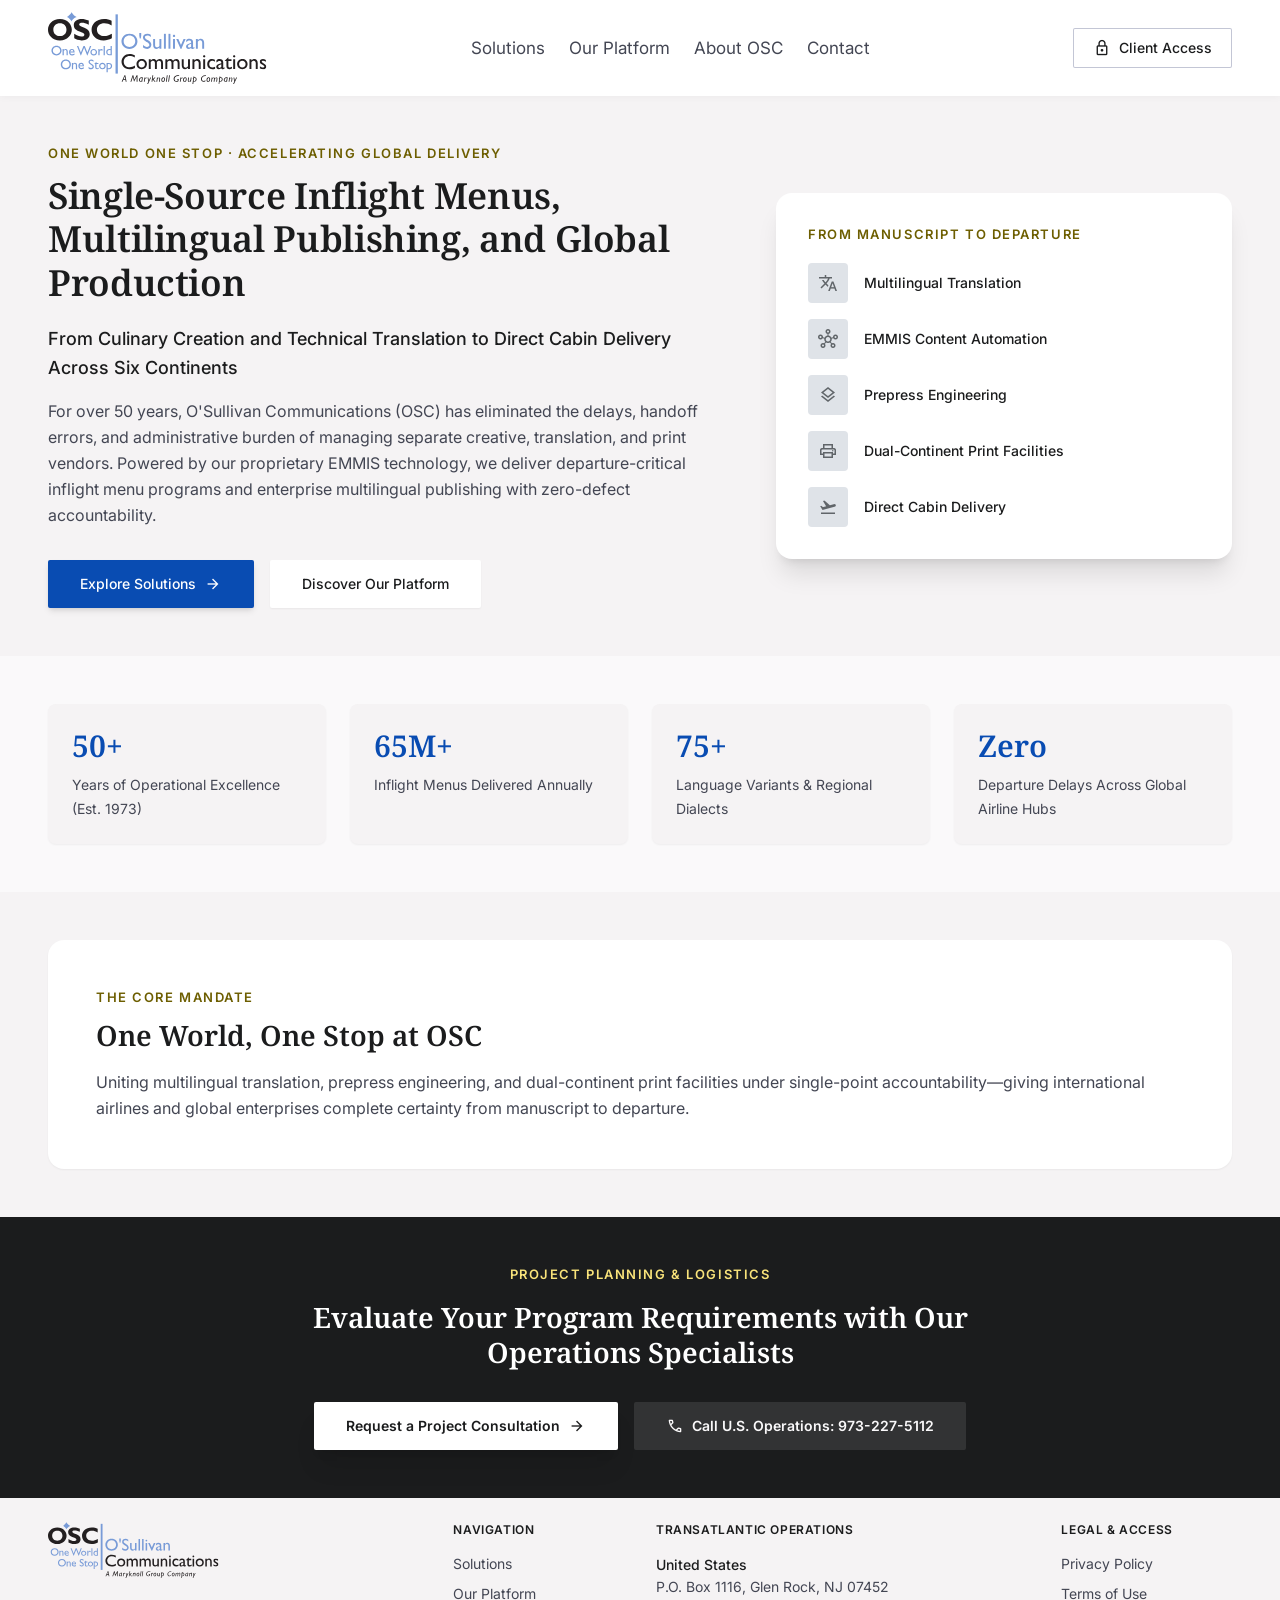
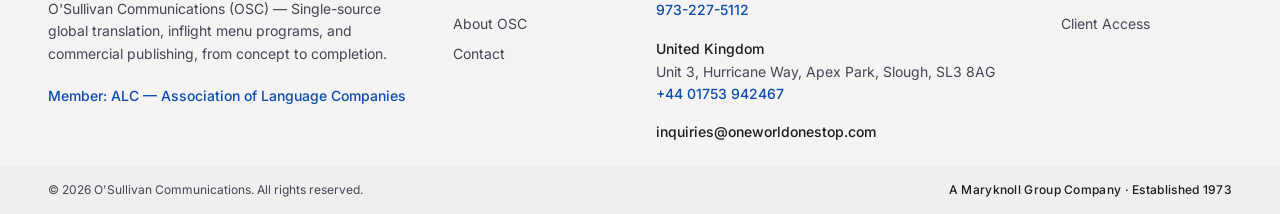
<file: index.html>
<!DOCTYPE html>
<html lang="en">
<head>
<meta charset="utf-8">
<meta name="viewport" content="width=device-width, initial-scale=1.0">
<title>O'Sullivan Communications (OSC) | Single-Source Inflight Menus &amp; Multilingual Publishing</title>
<link rel="icon" href="assets/favicon.svg" sizes="any">
<meta name="description" content="For over 50 years, O'Sullivan Communications (OSC) has delivered departure-critical inflight menu programs and enterprise multilingual publishing, powered by proprietary EMMIS technology.">
<link rel="preconnect" href="https://fonts.googleapis.com">
<link rel="preconnect" href="https://fonts.gstatic.com" crossorigin>
<link rel="stylesheet" href="https://fonts.googleapis.com/css2?family=Noto+Serif:wght@400;500;600;700&family=Inter:wght@300;400;500;600;700&family=Public+Sans:wght@400;500;600;700&display=swap">
<link rel="stylesheet" href="https://fonts.googleapis.com/css2?family=Material+Symbols+Outlined:opsz,wght,FILL,GRAD@20..48,100..700,0..1,-50..200&display=block">
<link rel="stylesheet" href="assets/styles.css">
<style>
  html { scroll-behavior: smooth; scroll-padding-top: 96px; overflow-x: clip; }
  body { margin: 0; overflow-x: clip; overscroll-behavior-y: none; }
  img { max-width: 100%; }
  ::-webkit-scrollbar { display: none; }
  html { scrollbar-width: none; }
  .material-symbols-outlined { font-family: 'Material Symbols Outlined'; font-weight: normal; font-style: normal; line-height: 1; letter-spacing: normal; text-transform: none; white-space: nowrap; direction: ltr; -webkit-font-smoothing: antialiased; }
  main > div > :first-child { margin-top: 0 !important; }
  #mobile-menu { transition: opacity .2s ease, transform .2s ease; }
  #mobile-menu[data-open="false"] { opacity: 0; transform: translateY(-8px); pointer-events: none; }
  #mobile-menu[data-open="true"] { opacity: 1; transform: none; }
  a:focus-visible, button:focus-visible { outline: 2px solid #094cb2; outline-offset: 2px; }
  @media (prefers-reduced-motion: reduce) { html { scroll-behavior: auto; } *, *::before, *::after { transition: none !important; animation: none !important; } }
</style>
</head>
<body class="bg-surface font-body text-on-surface min-h-screen flex flex-col antialiased selection:bg-secondary-container selection:text-on-secondary-container">
<header id="site-header" class="fixed top-0 left-0 right-0 z-50 bg-surface-container-lowest/95 backdrop-blur-md shadow-[0_1px_8px_rgba(0,0,0,0.04)]">
  <div class="h-16 sm:h-20 max-w-7xl mx-auto px-4 sm:px-6 lg:px-12 flex items-center justify-between gap-4 lg:gap-8">
    <a class="flex items-center gap-3 group min-w-0" href="/OWOS" aria-label="O'Sullivan Communications – home">
      <img src="assets/OSC_4C_Large.svg" alt="OSC One World One Stop – O'Sullivan Communications" width="286" height="98" class="osc-logo w-auto shrink-0">
    </a>
    <nav class="osc-nav hidden lg:flex items-center gap-6 xl:gap-8" aria-label="Main"><a class="text-sm text-on-surface-variant hover:text-on-surface transition-colors" href="solutions.html">Solutions</a><a class="text-sm text-on-surface-variant hover:text-on-surface transition-colors" href="platform.html">Our Platform</a><a class="text-sm text-on-surface-variant hover:text-on-surface transition-colors" href="about.html">About OSC</a><a class="text-sm text-on-surface-variant hover:text-on-surface transition-colors" href="contact.html">Contact</a></nav>
    <div class="flex items-center gap-3 sm:gap-4 shrink-0">
      <a class="osc-utility-btn hidden sm:inline-flex items-center justify-center gap-2 px-5 py-2.5 rounded bg-surface-container-lowest text-on-surface text-sm font-medium hover:bg-surface-container transition-colors" href="#" rel="nofollow"><span class="material-symbols-outlined text-[18px]">lock</span>Client Access</a>
      <button id="menu-toggle" type="button" class="lg:hidden inline-flex items-center justify-center w-10 h-10 rounded-lg text-on-surface hover:bg-surface-container transition-colors" aria-controls="mobile-menu" aria-expanded="false" aria-label="Open menu">
        <span class="material-symbols-outlined text-2xl" id="menu-icon">menu</span>
      </button>
    </div>
  </div>
  <div id="mobile-menu" data-open="false" class="lg:hidden absolute left-0 right-0 top-full bg-surface-container-lowest shadow-lg max-h-[calc(100vh-4rem)] overflow-y-auto" aria-hidden="true">
    <nav class="max-w-7xl mx-auto px-4 sm:px-6 py-4 flex flex-col gap-1" aria-label="Mobile">
      <a class="flex items-center justify-between px-4 py-3 rounded-lg text-base text-on-surface hover:bg-surface-container-low transition-colors" href="solutions.html">Solutions</a><a class="flex items-center justify-between px-4 py-3 rounded-lg text-base text-on-surface hover:bg-surface-container-low transition-colors" href="platform.html">Our Platform</a><a class="flex items-center justify-between px-4 py-3 rounded-lg text-base text-on-surface hover:bg-surface-container-low transition-colors" href="about.html">About OSC</a><a class="flex items-center justify-between px-4 py-3 rounded-lg text-base text-on-surface hover:bg-surface-container-low transition-colors" href="contact.html">Contact</a>
      <a class="osc-utility-btn mt-3 inline-flex items-center justify-center gap-2 px-6 py-3.5 rounded bg-surface-container-lowest text-on-surface text-sm font-semibold hover:bg-surface-container transition-colors" href="#" rel="nofollow"><span class="material-symbols-outlined text-lg">lock</span>Client Access</a>
    </nav>
  </div>
</header>
<main class="w-full pt-16 sm:pt-20 bg-surface flex-1"><div class="flex flex-col w-full">
<section class="osc-section w-full bg-surface-container-low">
<div class="max-w-7xl mx-auto px-6 lg:px-12">
<div class="grid grid-cols-1 lg:grid-cols-12 gap-10 lg:gap-16 items-center">
<div class="lg:col-span-7 flex flex-col items-start">
<span class="osc-kicker mb-3">ONE WORLD ONE STOP · ACCELERATING GLOBAL DELIVERY</span>
<h1 class="osc-h1 mb-5">Single-Source Inflight Menus, Multilingual Publishing, and Global Production</h1>
<p class="text-lg font-medium text-on-surface leading-relaxed mb-4">From Culinary Creation and Technical Translation to Direct Cabin Delivery Across Six Continents</p>
<p class="text-base text-on-surface-variant leading-relaxed mb-8">For over 50 years, O'Sullivan Communications (OSC) has eliminated the delays, handoff errors, and administrative burden of managing separate creative, translation, and print vendors. Powered by our proprietary EMMIS technology, we deliver departure-critical inflight menu programs and enterprise multilingual publishing with zero-defect accountability.</p>
<div class="flex flex-wrap items-center gap-4">
<a class="inline-flex items-center justify-center px-8 py-3.5 rounded bg-primary text-on-primary font-medium text-sm hover:bg-primary-container transition-all shadow-md group" href="solutions.html">Explore Solutions<span class="material-symbols-outlined ml-2 text-lg group-hover:translate-x-0.5 transition-transform">arrow_forward</span></a>
<a class="inline-flex items-center justify-center px-8 py-3.5 rounded bg-surface-container-lowest text-on-surface font-medium text-sm hover:bg-surface-container-high transition-colors shadow-sm" href="platform.html">Discover Our Platform</a>
</div>
</div>
<div class="lg:col-span-5">
<div class="p-8 rounded-2xl bg-surface-container-lowest shadow-xl">
<span class="osc-kicker mb-5">From Manuscript to Departure</span>
<ul class="space-y-4">
<li class="flex items-center gap-4"><span class="w-10 h-10 rounded-lg bg-secondary-container text-on-secondary-container flex items-center justify-center shrink-0"><span class="material-symbols-outlined text-xl">translate</span></span><span class="text-sm font-medium text-on-surface">Multilingual Translation</span></li>
<li class="flex items-center gap-4"><span class="w-10 h-10 rounded-lg bg-secondary-container text-on-secondary-container flex items-center justify-center shrink-0"><span class="material-symbols-outlined text-xl">hub</span></span><span class="text-sm font-medium text-on-surface">EMMIS Content Automation</span></li>
<li class="flex items-center gap-4"><span class="w-10 h-10 rounded-lg bg-secondary-container text-on-secondary-container flex items-center justify-center shrink-0"><span class="material-symbols-outlined text-xl">layers</span></span><span class="text-sm font-medium text-on-surface">Prepress Engineering</span></li>
<li class="flex items-center gap-4"><span class="w-10 h-10 rounded-lg bg-secondary-container text-on-secondary-container flex items-center justify-center shrink-0"><span class="material-symbols-outlined text-xl">print</span></span><span class="text-sm font-medium text-on-surface">Dual-Continent Print Facilities</span></li>
<li class="flex items-center gap-4"><span class="w-10 h-10 rounded-lg bg-secondary-container text-on-secondary-container flex items-center justify-center shrink-0"><span class="material-symbols-outlined text-xl">flight_takeoff</span></span><span class="text-sm font-medium text-on-surface">Direct Cabin Delivery</span></li>
</ul>
</div>
</div>
</div>
</div>
</section>
<section class="osc-section w-full bg-surface">
<div class="max-w-7xl mx-auto px-6 lg:px-12">
<div class="grid grid-cols-1 md:grid-cols-2 lg:grid-cols-4 gap-6">
<div class="p-6 rounded-xl bg-surface-container-low shadow-sm">
<span class="block font-headline text-3xl font-semibold text-primary mb-2">50+</span>
<span class="text-sm text-on-surface-variant leading-snug">Years of Operational Excellence (Est. 1973)</span>
</div>
<div class="p-6 rounded-xl bg-surface-container-low shadow-sm">
<span class="block font-headline text-3xl font-semibold text-primary mb-2">65M+</span>
<span class="text-sm text-on-surface-variant leading-snug">Inflight Menus Delivered Annually</span>
</div>
<div class="p-6 rounded-xl bg-surface-container-low shadow-sm">
<span class="block font-headline text-3xl font-semibold text-primary mb-2">75+</span>
<span class="text-sm text-on-surface-variant leading-snug">Language Variants &amp; Regional Dialects</span>
</div>
<div class="p-6 rounded-xl bg-surface-container-low shadow-sm">
<span class="block font-headline text-3xl font-semibold text-primary mb-2">Zero</span>
<span class="text-sm text-on-surface-variant leading-snug">Departure Delays Across Global Airline Hubs</span>
</div>
</div>
</div>
</section>
<section class="osc-section w-full bg-surface-container-low">
<div class="max-w-7xl mx-auto px-6 lg:px-12">
<div class="p-8 lg:p-12 rounded-2xl bg-surface-container-lowest shadow-sm">
<span class="osc-kicker mb-3">THE CORE MANDATE</span>
<h2 class="osc-h2 mb-4">One World, One Stop at OSC</h2>
<p class="text-base text-on-surface-variant leading-relaxed">Uniting multilingual translation, prepress engineering, and dual-continent print facilities under single-point accountability—giving international airlines and global enterprises complete certainty from manuscript to departure.</p>
</div>
</div>
</section>
<section class="osc-section osc-on-dark w-full bg-on-surface text-surface relative overflow-hidden">
<div class="max-w-4xl mx-auto px-6 lg:px-12 text-center flex flex-col items-center relative z-10">
<span class="osc-kicker mb-4">PROJECT PLANNING &amp; LOGISTICS</span>
<h2 class="osc-h2 mb-8">Evaluate Your Program Requirements with Our Operations Specialists</h2>
<div class="flex flex-wrap items-center justify-center gap-4">
<a class="inline-flex items-center justify-center px-8 py-3.5 rounded bg-surface-container-lowest text-on-surface font-semibold text-sm hover:bg-surface-dim transition-all shadow-xl group" href="contact.html">Request a Project Consultation<span class="material-symbols-outlined ml-2 text-lg group-hover:translate-x-1 transition-transform">arrow_forward</span></a>
<a class="inline-flex items-center justify-center gap-2 px-8 py-3.5 rounded bg-surface/10 text-surface font-semibold text-sm transition-colors" href="tel:9732275112"><span class="material-symbols-outlined text-lg">call</span>Call U.S. Operations: 973-227-5112</a>
</div>
</div>
</section>
</div></main>
<footer class="osc-footer-flush w-full bg-surface-container-low mt-auto">
  <div class="max-w-7xl mx-auto px-6 lg:px-12 py-14 lg:py-20">
    <div class="grid grid-cols-1 sm:grid-cols-2 lg:grid-cols-12 gap-10 lg:gap-8">
      <div class="sm:col-span-2 lg:col-span-4 flex flex-col gap-5">
        <a class="flex items-center gap-3" href="/OWOS"><img src="assets/OSC_4C_Large.svg" alt="OSC One World One Stop – O'Sullivan Communications" width="286" height="98" class="h-14 w-auto"></a>
        <p class="text-sm leading-relaxed text-on-surface-variant max-w-sm">O'Sullivan Communications (OSC) — Single-source global translation, inflight menu programs, and commercial publishing, from concept to completion.</p>
        <a class="text-sm font-medium text-primary hover:text-primary-container transition-colors" href="https://www.alcus.org/" target="_blank" rel="noopener noreferrer">Member: ALC — Association of Language Companies</a>
      </div>
      <div class="lg:col-span-2 flex flex-col gap-4">
        <span class="text-xs font-semibold tracking-wider uppercase text-on-surface">Navigation</span>
        <nav class="flex flex-col gap-2.5" aria-label="Footer"><a class="text-sm text-on-surface-variant hover:text-on-surface transition-colors" href="solutions.html">Solutions</a><a class="text-sm text-on-surface-variant hover:text-on-surface transition-colors" href="platform.html">Our Platform</a><a class="text-sm text-on-surface-variant hover:text-on-surface transition-colors" href="about.html">About OSC</a><a class="text-sm text-on-surface-variant hover:text-on-surface transition-colors" href="contact.html">Contact</a></nav>
      </div>
      <div class="lg:col-span-4 flex flex-col gap-4">
        <span class="text-xs font-semibold tracking-wider uppercase text-on-surface">Transatlantic Operations</span>
        <div class="flex flex-col gap-4 text-sm text-on-surface-variant">
          <p class="leading-relaxed"><span class="font-medium text-on-surface">United States</span><br>P.O. Box 1116, Glen Rock, NJ 07452<br><a class="text-primary font-medium" href="tel:9732275112">973-227-5112</a></p>
          <p class="leading-relaxed"><span class="font-medium text-on-surface">United Kingdom</span><br>Unit 3, Hurricane Way, Apex Park, Slough, SL3 8AG<br><a class="text-primary font-medium" href="tel:+441753942467">+44 01753 942467</a></p>
          <a class="text-on-surface hover:text-primary transition-colors font-medium break-all" href="mailto:inquiries@oneworldonestop.com">inquiries@oneworldonestop.com</a>
        </div>
      </div>
      <div class="lg:col-span-2 flex flex-col gap-4">
        <span class="text-xs font-semibold tracking-wider uppercase text-on-surface">Legal &amp; Access</span>
        <div class="flex flex-col gap-2.5 text-sm">
          <a class="text-on-surface-variant hover:text-on-surface transition-colors" href="#">Privacy Policy</a>
          <a class="text-on-surface-variant hover:text-on-surface transition-colors" href="#">Terms of Use</a>
          <a class="text-on-surface-variant hover:text-on-surface transition-colors" href="#" rel="nofollow">Client Access</a>
        </div>
      </div>
    </div>
  </div>
  <div class="osc-footer-bar bg-surface-container-high/40 px-6 lg:px-12 py-4 flex flex-col sm:flex-row items-center justify-between gap-3 text-xs text-on-surface-variant text-center sm:text-left">
    <div class="max-w-7xl mx-auto w-full flex flex-col sm:flex-row items-center justify-between gap-3">
      <p>© 2026 O'Sullivan Communications. All rights reserved.</p>
      <p class="font-medium text-on-surface tracking-wide">A Maryknoll Group Company · Established 1973</p>
    </div>
  </div>
</footer>

<script>
(function () {
  var btn = document.getElementById('menu-toggle');
  var menu = document.getElementById('mobile-menu');
  var icon = document.getElementById('menu-icon');
  if (!btn || !menu) return;
  function setOpen(open) {
    menu.setAttribute('data-open', open ? 'true' : 'false');
    menu.setAttribute('aria-hidden', open ? 'false' : 'true');
    btn.setAttribute('aria-expanded', open ? 'true' : 'false');
    btn.setAttribute('aria-label', open ? 'Close menu' : 'Open menu');
    icon.textContent = open ? 'close' : 'menu';
  }
  btn.addEventListener('click', function () { setOpen(menu.getAttribute('data-open') !== 'true'); });
  menu.addEventListener('click', function (e) { if (e.target.closest('a')) setOpen(false); });
  document.addEventListener('keydown', function (e) { if (e.key === 'Escape') setOpen(false); });
  document.addEventListener('click', function (e) { if (!e.target.closest('#site-header')) setOpen(false); });
  window.addEventListener('resize', function () { if (window.innerWidth >= 1024) setOpen(false); });
})();
</script>

<script>
(function () {
  var icons = [[/airline|flight|travel|boarding|passenger/i,'flight_takeoff'],[/cosmetic|skincare|perfume|luxury|beauty/i,'spa'],
               [/consumer|retail|fmcg|electronics|supermarket/i,'inventory_2'],[/insurance|financial|policy/i,'description'],
               [/press|print|proof|lithograph/i,'print'],[/typograph|multilingual|copy/i,'translate']];
  function iconFor(t){ for (var i=0;i<icons.length;i++) if (icons[i][0].test(t)) return icons[i][1]; return 'palette'; }
  function label(t){ var s=(t||'').split(/[,.:]/)[0].trim(); return s.length>70 ? s.slice(0,67)+'…' : s; }
  function placeholder(t){
    var d=document.createElement('div');
    d.setAttribute('role','img'); d.setAttribute('aria-label', label(t) || 'Image');
    d.style.cssText='display:flex;flex-direction:column;align-items:center;justify-content:center;gap:10px;padding:20px;text-align:center;'+
      'background:linear-gradient(135deg,#d9e2ff 0%,#efedee 55%,#f9e37a 140%);color:#094cb2;min-height:100%;';
    d.innerHTML='<span class="material-symbols-outlined" style="font-size:40px;opacity:.85">'+iconFor(t)+'</span>'+
      '<span style="font:500 12px/1.4 Inter,system-ui,sans-serif;color:#434653;max-width:28ch">'+label(t)+'</span>';
    return d;
  }
  function swap(img){
    if (img.dataset.fallback) return; img.dataset.fallback='1';
    var d=placeholder(img.getAttribute('data-alt')||img.alt);
    d.className=img.className; d.classList.remove('object-cover');
    if (!/\bh-(\d|full|auto|\[)/.test(img.className) && !/aspect-/.test(img.className)) d.style.minHeight='14rem';
    img.replaceWith(d);
  }
  document.querySelectorAll('img').forEach(function(img){
    if (img.complete && img.naturalWidth===0) swap(img); else img.addEventListener('error', function(){ swap(img); });
  });
  document.querySelectorAll('[style*="background-image"]').forEach(function(el){
    var m=el.style.backgroundImage.match(/url\(["']?(.*?)["']?\)/); if(!m) return;
    var t=new Image(); t.onerror=function(){ var p=placeholder(el.getAttribute('data-alt')); el.style.backgroundImage='none'; el.appendChild(p); p.style.height='100%'; }; t.src=m[1];
  });
})();
</script>
</body>
</html>
</file>
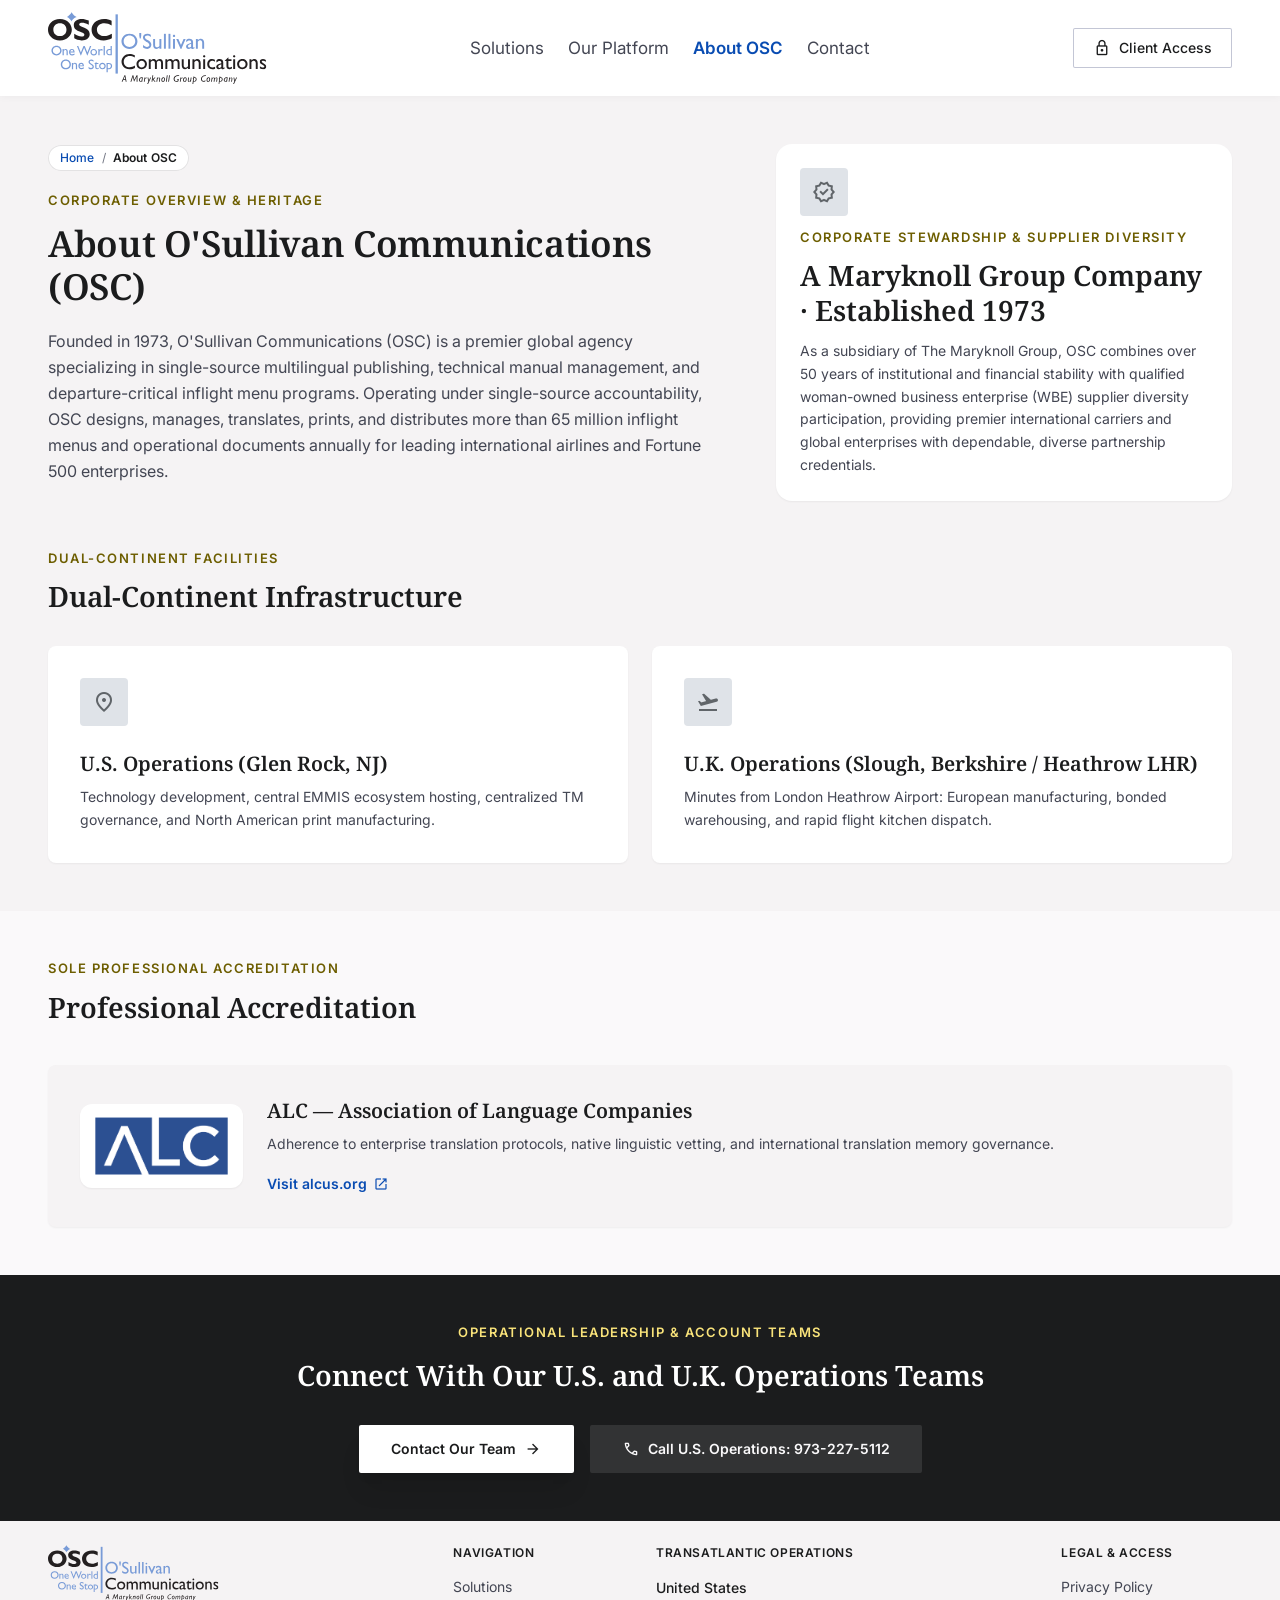
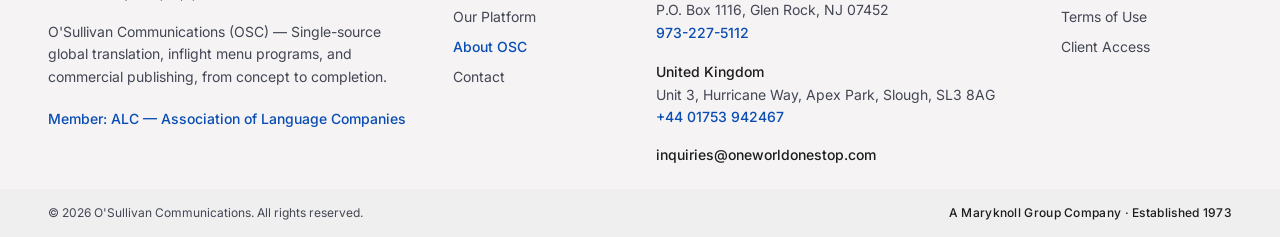
<file: about.html>
<!DOCTYPE html>
<html lang="en">
<head>
<meta charset="utf-8">
<meta name="viewport" content="width=device-width, initial-scale=1.0">
<title>About OSC | O'Sullivan Communications</title>
<link rel="icon" href="assets/favicon.svg" sizes="any">
<meta name="description" content="Founded in 1973, O'Sullivan Communications (OSC) is a Maryknoll Group company delivering single-source multilingual publishing and inflight menu programs.">
<link rel="preconnect" href="https://fonts.googleapis.com">
<link rel="preconnect" href="https://fonts.gstatic.com" crossorigin>
<link rel="stylesheet" href="https://fonts.googleapis.com/css2?family=Noto+Serif:wght@400;500;600;700&family=Inter:wght@300;400;500;600;700&family=Public+Sans:wght@400;500;600;700&display=swap">
<link rel="stylesheet" href="https://fonts.googleapis.com/css2?family=Material+Symbols+Outlined:opsz,wght,FILL,GRAD@20..48,100..700,0..1,-50..200&display=block">
<link rel="stylesheet" href="assets/styles.css">
<style>
  html { scroll-behavior: smooth; scroll-padding-top: 96px; overflow-x: clip; }
  body { margin: 0; overflow-x: clip; overscroll-behavior-y: none; }
  img { max-width: 100%; }
  ::-webkit-scrollbar { display: none; }
  html { scrollbar-width: none; }
  .material-symbols-outlined { font-family: 'Material Symbols Outlined'; font-weight: normal; font-style: normal; line-height: 1; letter-spacing: normal; text-transform: none; white-space: nowrap; direction: ltr; -webkit-font-smoothing: antialiased; }
  main > div > :first-child { margin-top: 0 !important; }
  #mobile-menu { transition: opacity .2s ease, transform .2s ease; }
  #mobile-menu[data-open="false"] { opacity: 0; transform: translateY(-8px); pointer-events: none; }
  #mobile-menu[data-open="true"] { opacity: 1; transform: none; }
  a:focus-visible, button:focus-visible { outline: 2px solid #094cb2; outline-offset: 2px; }
  @media (prefers-reduced-motion: reduce) { html { scroll-behavior: auto; } *, *::before, *::after { transition: none !important; animation: none !important; } }
</style>
</head>
<body class="bg-surface font-body text-on-surface min-h-screen flex flex-col antialiased selection:bg-secondary-container selection:text-on-secondary-container">
<header id="site-header" class="fixed top-0 left-0 right-0 z-50 bg-surface-container-lowest/95 backdrop-blur-md shadow-[0_1px_8px_rgba(0,0,0,0.04)]">
  <div class="h-16 sm:h-20 max-w-7xl mx-auto px-4 sm:px-6 lg:px-12 flex items-center justify-between gap-4 lg:gap-8">
    <a class="flex items-center gap-3 group min-w-0" href="/OWOS" aria-label="O'Sullivan Communications – home">
      <img src="assets/OSC_4C_Large.svg" alt="OSC One World One Stop – O'Sullivan Communications" width="286" height="98" class="osc-logo w-auto shrink-0">
    </a>
    <nav class="osc-nav hidden lg:flex items-center gap-6 xl:gap-8" aria-label="Main"><a class="text-sm text-on-surface-variant hover:text-on-surface transition-colors" href="solutions.html">Solutions</a><a class="text-sm text-on-surface-variant hover:text-on-surface transition-colors" href="platform.html">Our Platform</a><a aria-current="page" class="text-sm text-primary font-semibold transition-colors" href="about.html">About OSC</a><a class="text-sm text-on-surface-variant hover:text-on-surface transition-colors" href="contact.html">Contact</a></nav>
    <div class="flex items-center gap-3 sm:gap-4 shrink-0">
      <a class="osc-utility-btn hidden sm:inline-flex items-center justify-center gap-2 px-5 py-2.5 rounded bg-surface-container-lowest text-on-surface text-sm font-medium hover:bg-surface-container transition-colors" href="#" rel="nofollow"><span class="material-symbols-outlined text-[18px]">lock</span>Client Access</a>
      <button id="menu-toggle" type="button" class="lg:hidden inline-flex items-center justify-center w-10 h-10 rounded-lg text-on-surface hover:bg-surface-container transition-colors" aria-controls="mobile-menu" aria-expanded="false" aria-label="Open menu">
        <span class="material-symbols-outlined text-2xl" id="menu-icon">menu</span>
      </button>
    </div>
  </div>
  <div id="mobile-menu" data-open="false" class="lg:hidden absolute left-0 right-0 top-full bg-surface-container-lowest shadow-lg max-h-[calc(100vh-4rem)] overflow-y-auto" aria-hidden="true">
    <nav class="max-w-7xl mx-auto px-4 sm:px-6 py-4 flex flex-col gap-1" aria-label="Mobile">
      <a class="flex items-center justify-between px-4 py-3 rounded-lg text-base text-on-surface hover:bg-surface-container-low transition-colors" href="solutions.html">Solutions</a><a class="flex items-center justify-between px-4 py-3 rounded-lg text-base text-on-surface hover:bg-surface-container-low transition-colors" href="platform.html">Our Platform</a><a aria-current="page" class="flex items-center justify-between px-4 py-3 rounded-lg text-base bg-surface-container text-primary font-semibold transition-colors" href="about.html">About OSC</a><a class="flex items-center justify-between px-4 py-3 rounded-lg text-base text-on-surface hover:bg-surface-container-low transition-colors" href="contact.html">Contact</a>
      <a class="osc-utility-btn mt-3 inline-flex items-center justify-center gap-2 px-6 py-3.5 rounded bg-surface-container-lowest text-on-surface text-sm font-semibold hover:bg-surface-container transition-colors" href="#" rel="nofollow"><span class="material-symbols-outlined text-lg">lock</span>Client Access</a>
    </nav>
  </div>
</header>
<main class="w-full pt-16 sm:pt-20 bg-surface flex-1"><div class="flex flex-col w-full">
<section class="osc-section w-full bg-surface-container-low">
<div class="max-w-7xl mx-auto px-6 lg:px-12">
<div class="grid grid-cols-1 lg:grid-cols-12 gap-8 lg:gap-16 items-start">
<div class="lg:col-span-7">
<nav class="osc-crumbs" aria-label="Breadcrumb"><ol><li><a href="/OWOS">Home</a></li><li aria-current="page">About OSC</li></ol></nav>
<span class="osc-kicker mb-3">CORPORATE OVERVIEW &amp; HERITAGE</span>
<h1 class="osc-h1 mb-5">About O'Sullivan Communications (OSC)</h1>
<p class="text-base text-on-surface-variant leading-relaxed">Founded in 1973, O'Sullivan Communications (OSC) is a premier global agency specializing in single-source multilingual publishing, technical manual management, and departure-critical inflight menu programs. Operating under single-source accountability, OSC designs, manages, translates, prints, and distributes more than 65 million inflight menus and operational documents annually for leading international airlines and Fortune 500 enterprises.</p>
</div>
<div class="lg:col-span-5">
<div class="p-6 rounded-2xl bg-surface-container-lowest shadow-sm flex flex-col gap-3 h-full">
<span class="w-12 h-12 rounded-lg bg-secondary-container text-on-secondary-container flex items-center justify-center shrink-0"><span class="material-symbols-outlined text-2xl">verified</span></span>
<span class="osc-kicker">Corporate Stewardship &amp; Supplier Diversity</span>
<h2 class="osc-h2">A Maryknoll Group Company · Established 1973</h2>
<p class="text-sm text-on-surface-variant leading-relaxed">As a subsidiary of The Maryknoll Group, OSC combines over 50 years of institutional and financial stability with qualified woman-owned business enterprise (WBE) supplier diversity participation, providing premier international carriers and global enterprises with dependable, diverse partnership credentials.</p>
</div>
</div>
</div>
<div class="max-w-3xl mt-12 mb-8">
<span class="osc-kicker mb-3">Dual-Continent Facilities</span>
<h2 class="osc-h2">Dual-Continent Infrastructure</h2>
</div>
<div class="grid grid-cols-1 md:grid-cols-2 gap-6">
<div class="p-8 rounded-xl bg-surface-container-lowest shadow-sm">
<span class="w-12 h-12 rounded-lg bg-secondary-container text-on-secondary-container flex items-center justify-center mb-6"><span class="material-symbols-outlined text-2xl">location_on</span></span>
<h3 class="font-headline text-xl font-semibold text-on-surface mb-2">U.S. Operations (Glen Rock, NJ)</h3>
<p class="text-sm text-on-surface-variant leading-relaxed">Technology development, central EMMIS ecosystem hosting, centralized TM governance, and North American print manufacturing.</p>
</div>
<div class="p-8 rounded-xl bg-surface-container-lowest shadow-sm">
<span class="w-12 h-12 rounded-lg bg-secondary-container text-on-secondary-container flex items-center justify-center mb-6"><span class="material-symbols-outlined text-2xl">flight_takeoff</span></span>
<h3 class="font-headline text-xl font-semibold text-on-surface mb-2">U.K. Operations (Slough, Berkshire / Heathrow LHR)</h3>
<p class="text-sm text-on-surface-variant leading-relaxed">Minutes from London Heathrow Airport: European manufacturing, bonded warehousing, and rapid flight kitchen dispatch.</p>
</div>
</div>
</div>
</section>
<section class="osc-section w-full bg-surface">
<div class="max-w-7xl mx-auto px-6 lg:px-12">
<div class="max-w-3xl mb-10">
<span class="osc-kicker mb-3">Sole Professional Accreditation</span>
<h2 class="osc-h2">Professional Accreditation</h2>
</div>
<div class="p-8 rounded-xl bg-surface-container-low shadow-sm flex flex-col sm:flex-row gap-6 items-center">
<a class="osc-alc-lockup shrink-0" href="https://www.alcus.org/" target="_blank" rel="noopener noreferrer"><img src="assets/alc-logo.png" alt="ALC — Association of Language Companies" width="1414" height="652"></a>
<div class="min-w-0">
<h3 class="font-headline text-xl font-semibold text-on-surface mb-2">ALC — Association of Language Companies</h3>
<p class="osc-alc-line text-sm text-on-surface-variant leading-relaxed mb-4">Adherence to enterprise translation protocols, native linguistic vetting, and international translation memory governance.</p>
<a class="inline-flex items-center gap-1.5 text-sm font-semibold text-primary hover:text-primary-container" href="https://www.alcus.org/" target="_blank" rel="noopener noreferrer">Visit alcus.org<span class="material-symbols-outlined text-base">open_in_new</span></a>
</div>
</div>
</div>
</section>
<section class="osc-section osc-on-dark w-full bg-on-surface text-surface relative overflow-hidden">
<div class="max-w-4xl mx-auto px-6 lg:px-12 text-center flex flex-col items-center relative z-10">
<span class="osc-kicker mb-4">OPERATIONAL LEADERSHIP &amp; ACCOUNT TEAMS</span>
<h2 class="osc-h2 mb-8">Connect With Our U.S. and U.K. Operations Teams</h2>
<div class="flex flex-wrap items-center justify-center gap-4">
<a class="inline-flex items-center justify-center px-8 py-3.5 rounded bg-surface-container-lowest text-on-surface font-semibold text-sm hover:bg-surface-dim transition-all shadow-xl group" href="contact.html">Contact Our Team<span class="material-symbols-outlined ml-2 text-lg group-hover:translate-x-1 transition-transform">arrow_forward</span></a>
<a class="inline-flex items-center justify-center gap-2 px-8 py-3.5 rounded bg-surface/10 text-surface font-semibold text-sm transition-colors" href="tel:9732275112"><span class="material-symbols-outlined text-lg">call</span>Call U.S. Operations: 973-227-5112</a>
</div>
</div>
</section>
</div></main>
<footer class="osc-footer-flush w-full bg-surface-container-low mt-auto">
  <div class="max-w-7xl mx-auto px-6 lg:px-12 py-14 lg:py-20">
    <div class="grid grid-cols-1 sm:grid-cols-2 lg:grid-cols-12 gap-10 lg:gap-8">
      <div class="sm:col-span-2 lg:col-span-4 flex flex-col gap-5">
        <a class="flex items-center gap-3" href="/OWOS"><img src="assets/OSC_4C_Large.svg" alt="OSC One World One Stop – O'Sullivan Communications" width="286" height="98" class="h-14 w-auto"></a>
        <p class="text-sm leading-relaxed text-on-surface-variant max-w-sm">O'Sullivan Communications (OSC) — Single-source global translation, inflight menu programs, and commercial publishing, from concept to completion.</p>
        <a class="text-sm font-medium text-primary hover:text-primary-container transition-colors" href="https://www.alcus.org/" target="_blank" rel="noopener noreferrer">Member: ALC — Association of Language Companies</a>
      </div>
      <div class="lg:col-span-2 flex flex-col gap-4">
        <span class="text-xs font-semibold tracking-wider uppercase text-on-surface">Navigation</span>
        <nav class="flex flex-col gap-2.5" aria-label="Footer"><a class="text-sm text-on-surface-variant hover:text-on-surface transition-colors" href="solutions.html">Solutions</a><a class="text-sm text-on-surface-variant hover:text-on-surface transition-colors" href="platform.html">Our Platform</a><a aria-current="page" class="text-sm text-primary font-medium transition-colors" href="about.html">About OSC</a><a class="text-sm text-on-surface-variant hover:text-on-surface transition-colors" href="contact.html">Contact</a></nav>
      </div>
      <div class="lg:col-span-4 flex flex-col gap-4">
        <span class="text-xs font-semibold tracking-wider uppercase text-on-surface">Transatlantic Operations</span>
        <div class="flex flex-col gap-4 text-sm text-on-surface-variant">
          <p class="leading-relaxed"><span class="font-medium text-on-surface">United States</span><br>P.O. Box 1116, Glen Rock, NJ 07452<br><a class="text-primary font-medium" href="tel:9732275112">973-227-5112</a></p>
          <p class="leading-relaxed"><span class="font-medium text-on-surface">United Kingdom</span><br>Unit 3, Hurricane Way, Apex Park, Slough, SL3 8AG<br><a class="text-primary font-medium" href="tel:+441753942467">+44 01753 942467</a></p>
          <a class="text-on-surface hover:text-primary transition-colors font-medium break-all" href="mailto:inquiries@oneworldonestop.com">inquiries@oneworldonestop.com</a>
        </div>
      </div>
      <div class="lg:col-span-2 flex flex-col gap-4">
        <span class="text-xs font-semibold tracking-wider uppercase text-on-surface">Legal &amp; Access</span>
        <div class="flex flex-col gap-2.5 text-sm">
          <a class="text-on-surface-variant hover:text-on-surface transition-colors" href="#">Privacy Policy</a>
          <a class="text-on-surface-variant hover:text-on-surface transition-colors" href="#">Terms of Use</a>
          <a class="text-on-surface-variant hover:text-on-surface transition-colors" href="#" rel="nofollow">Client Access</a>
        </div>
      </div>
    </div>
  </div>
  <div class="osc-footer-bar bg-surface-container-high/40 px-6 lg:px-12 py-4 flex flex-col sm:flex-row items-center justify-between gap-3 text-xs text-on-surface-variant text-center sm:text-left">
    <div class="max-w-7xl mx-auto w-full flex flex-col sm:flex-row items-center justify-between gap-3">
      <p>© 2026 O'Sullivan Communications. All rights reserved.</p>
      <p class="font-medium text-on-surface tracking-wide">A Maryknoll Group Company · Established 1973</p>
    </div>
  </div>
</footer>

<script>
(function () {
  var btn = document.getElementById('menu-toggle');
  var menu = document.getElementById('mobile-menu');
  var icon = document.getElementById('menu-icon');
  if (!btn || !menu) return;
  function setOpen(open) {
    menu.setAttribute('data-open', open ? 'true' : 'false');
    menu.setAttribute('aria-hidden', open ? 'false' : 'true');
    btn.setAttribute('aria-expanded', open ? 'true' : 'false');
    btn.setAttribute('aria-label', open ? 'Close menu' : 'Open menu');
    icon.textContent = open ? 'close' : 'menu';
  }
  btn.addEventListener('click', function () { setOpen(menu.getAttribute('data-open') !== 'true'); });
  menu.addEventListener('click', function (e) { if (e.target.closest('a')) setOpen(false); });
  document.addEventListener('keydown', function (e) { if (e.key === 'Escape') setOpen(false); });
  document.addEventListener('click', function (e) { if (!e.target.closest('#site-header')) setOpen(false); });
  window.addEventListener('resize', function () { if (window.innerWidth >= 1024) setOpen(false); });
})();
</script>

<script>
(function () {
  var icons = [[/airline|flight|travel|boarding|passenger/i,'flight_takeoff'],[/cosmetic|skincare|perfume|luxury|beauty/i,'spa'],
               [/consumer|retail|fmcg|electronics|supermarket/i,'inventory_2'],[/insurance|financial|policy/i,'description'],
               [/press|print|proof|lithograph/i,'print'],[/typograph|multilingual|copy/i,'translate']];
  function iconFor(t){ for (var i=0;i<icons.length;i++) if (icons[i][0].test(t)) return icons[i][1]; return 'palette'; }
  function label(t){ var s=(t||'').split(/[,.:]/)[0].trim(); return s.length>70 ? s.slice(0,67)+'…' : s; }
  function placeholder(t){
    var d=document.createElement('div');
    d.setAttribute('role','img'); d.setAttribute('aria-label', label(t) || 'Image');
    d.style.cssText='display:flex;flex-direction:column;align-items:center;justify-content:center;gap:10px;padding:20px;text-align:center;'+
      'background:linear-gradient(135deg,#d9e2ff 0%,#efedee 55%,#f9e37a 140%);color:#094cb2;min-height:100%;';
    d.innerHTML='<span class="material-symbols-outlined" style="font-size:40px;opacity:.85">'+iconFor(t)+'</span>'+
      '<span style="font:500 12px/1.4 Inter,system-ui,sans-serif;color:#434653;max-width:28ch">'+label(t)+'</span>';
    return d;
  }
  function swap(img){
    if (img.dataset.fallback) return; img.dataset.fallback='1';
    var d=placeholder(img.getAttribute('data-alt')||img.alt);
    d.className=img.className; d.classList.remove('object-cover');
    if (!/\bh-(\d|full|auto|\[)/.test(img.className) && !/aspect-/.test(img.className)) d.style.minHeight='14rem';
    img.replaceWith(d);
  }
  document.querySelectorAll('img').forEach(function(img){
    if (img.complete && img.naturalWidth===0) swap(img); else img.addEventListener('error', function(){ swap(img); });
  });
  document.querySelectorAll('[style*="background-image"]').forEach(function(el){
    var m=el.style.backgroundImage.match(/url\(["']?(.*?)["']?\)/); if(!m) return;
    var t=new Image(); t.onerror=function(){ var p=placeholder(el.getAttribute('data-alt')); el.style.backgroundImage='none'; el.appendChild(p); p.style.height='100%'; }; t.src=m[1];
  });
})();
</script>
</body>
</html>
</file>
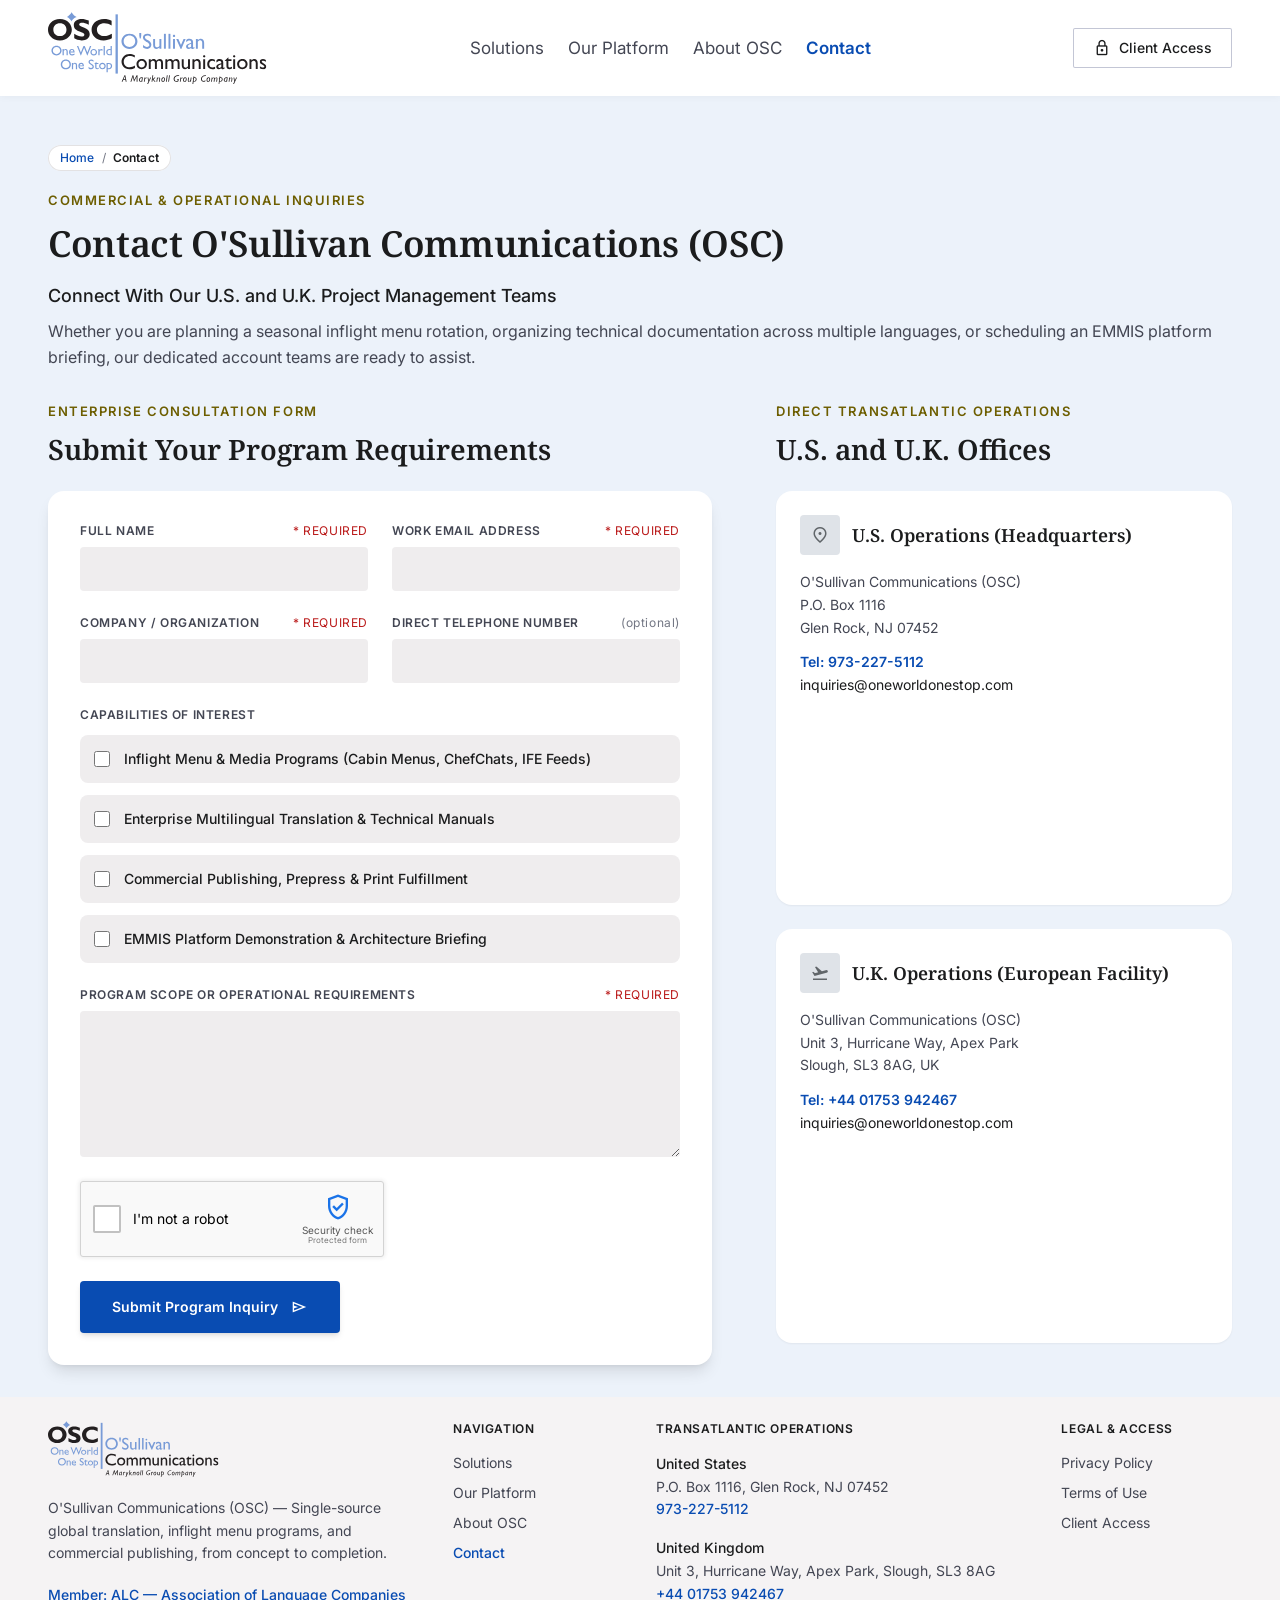
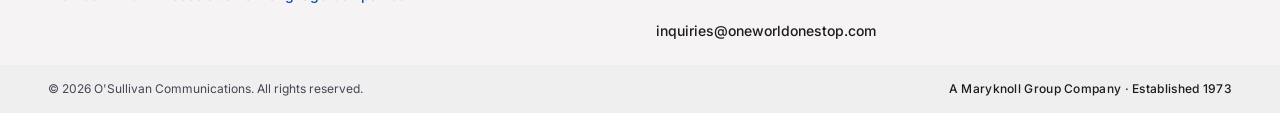
<file: contact.html>
<!DOCTYPE html>
<html lang="en">
<head>
<meta charset="utf-8">
<meta name="viewport" content="width=device-width, initial-scale=1.0">
<title>Contact | O'Sullivan Communications (OSC)</title>
<link rel="icon" href="assets/favicon.svg" sizes="any">
<meta name="description" content="Contact O'Sullivan Communications (OSC) U.S. and U.K. operations: 973-227-5112 (U.S.) and +44 01753 942467 (U.K.).">
<link rel="preconnect" href="https://fonts.googleapis.com">
<link rel="preconnect" href="https://fonts.gstatic.com" crossorigin>
<link rel="stylesheet" href="https://fonts.googleapis.com/css2?family=Noto+Serif:wght@400;500;600;700&family=Inter:wght@300;400;500;600;700&family=Public+Sans:wght@400;500;600;700&display=swap">
<link rel="stylesheet" href="https://fonts.googleapis.com/css2?family=Material+Symbols+Outlined:opsz,wght,FILL,GRAD@20..48,100..700,0..1,-50..200&display=block">
<link rel="stylesheet" href="assets/styles.css">
<style>
  html { scroll-behavior: smooth; scroll-padding-top: 96px; overflow-x: clip; }
  body { margin: 0; overflow-x: clip; overscroll-behavior-y: none; }
  img { max-width: 100%; }
  ::-webkit-scrollbar { display: none; }
  html { scrollbar-width: none; }
  .material-symbols-outlined { font-family: 'Material Symbols Outlined'; font-weight: normal; font-style: normal; line-height: 1; letter-spacing: normal; text-transform: none; white-space: nowrap; direction: ltr; -webkit-font-smoothing: antialiased; }
  main > div > :first-child { margin-top: 0 !important; }
  #mobile-menu { transition: opacity .2s ease, transform .2s ease; }
  #mobile-menu[data-open="false"] { opacity: 0; transform: translateY(-8px); pointer-events: none; }
  #mobile-menu[data-open="true"] { opacity: 1; transform: none; }
  a:focus-visible, button:focus-visible { outline: 2px solid #094cb2; outline-offset: 2px; }
  @media (prefers-reduced-motion: reduce) { html { scroll-behavior: auto; } *, *::before, *::after { transition: none !important; animation: none !important; } }
  /* Demo "I'm not a robot" check (pure HTML/CSS mock, no external service).
     Production: replace with a real CAPTCHA (e.g. reCAPTCHA/Turnstile) verified on the server. */
  .osc-captcha { width: 100%; max-width: 304px; }
  .osc-captcha-box { display: flex; align-items: center; justify-content: space-between; gap: 12px; min-height: 76px; padding: 0 10px 0 12px; background: #f9f9f9; border: 1px solid #d3d3d3; border-radius: 3px; box-shadow: 0 0 4px 1px rgba(0,0,0,.08); font-family: Roboto, Inter, system-ui, sans-serif; }
  .osc-captcha-check { display: flex; align-items: center; gap: 12px; min-width: 0; padding: 8px 0; background: none; border: 0; cursor: pointer; text-align: left; color: #000; }
  .osc-captcha-check:focus-visible { outline: none; }
  .osc-captcha-check:focus-visible .osc-captcha-tick { box-shadow: 0 0 0 2px #fff, 0 0 0 4px #094cb2; }
  .osc-captcha-tick { position: relative; flex-shrink: 0; width: 28px; height: 28px; background: #fff; border: 2px solid #c1c1c1; border-radius: 2px; transition: border-color .15s ease; }
  .osc-captcha-check:hover .osc-captcha-tick { border-color: #b2b2b2; }
  .osc-captcha-label { font-size: 14px; line-height: 1.3; }
  .osc-captcha-spinner, .osc-captcha-mark { position: absolute; inset: 0; margin: auto; opacity: 0; }
  .osc-captcha-spinner { width: 24px; height: 24px; border: 3px solid #4a90e2; border-right-color: transparent; border-radius: 50%; }
  .osc-captcha-mark { width: 30px; height: 30px; inset: -4px 0 0 -2px; }
  .osc-captcha-mark path { fill: none; stroke: #009e55; stroke-width: 4; stroke-linecap: round; stroke-linejoin: round; stroke-dasharray: 40; stroke-dashoffset: 40; }
  .osc-captcha[data-state="loading"] .osc-captcha-tick, .osc-captcha[data-state="checked"] .osc-captcha-tick { border-color: transparent; background: transparent; }
  .osc-captcha[data-state="loading"] .osc-captcha-spinner { opacity: 1; animation: osc-spin .8s linear infinite; }
  .osc-captcha[data-state="checked"] .osc-captcha-mark { opacity: 1; }
  .osc-captcha[data-state="checked"] .osc-captcha-mark path { animation: osc-draw .35s ease-out forwards; }
  .osc-captcha[data-state="error"] .osc-captcha-box { border-color: #d93025; }
  .osc-captcha-brand { display: flex; flex-direction: column; align-items: center; flex-shrink: 0; color: #555; font-size: 10px; line-height: 1.2; text-align: center; }
  .osc-captcha-brand .material-symbols-outlined { font-size: 30px; color: #1a73e8; margin-bottom: 2px; }
  .osc-captcha-brand small { font-size: 8px; color: #777; }
  .osc-captcha-error { margin-top: 8px; font-size: 13px; font-weight: 500; color: #ba1a1a; }
  @keyframes osc-spin { to { transform: rotate(360deg); } }
  @keyframes osc-draw { to { stroke-dashoffset: 0; } }
  @media (prefers-reduced-motion: reduce) { .osc-captcha[data-state="checked"] .osc-captcha-mark path { stroke-dashoffset: 0; } }
</style>
</head>
<body class="bg-surface font-body text-on-surface min-h-screen flex flex-col antialiased selection:bg-secondary-container selection:text-on-secondary-container">
<header id="site-header" class="fixed top-0 left-0 right-0 z-50 bg-surface-container-lowest/95 backdrop-blur-md shadow-[0_1px_8px_rgba(0,0,0,0.04)]">
  <div class="h-16 sm:h-20 max-w-7xl mx-auto px-4 sm:px-6 lg:px-12 flex items-center justify-between gap-4 lg:gap-8">
    <a class="flex items-center gap-3 group min-w-0" href="/OWOS" aria-label="O'Sullivan Communications – home">
      <img src="assets/OSC_4C_Large.svg" alt="OSC One World One Stop – O'Sullivan Communications" width="286" height="98" class="osc-logo w-auto shrink-0">
    </a>
    <nav class="osc-nav hidden lg:flex items-center gap-6 xl:gap-8" aria-label="Main"><a class="text-sm text-on-surface-variant hover:text-on-surface transition-colors" href="solutions.html">Solutions</a><a class="text-sm text-on-surface-variant hover:text-on-surface transition-colors" href="platform.html">Our Platform</a><a class="text-sm text-on-surface-variant hover:text-on-surface transition-colors" href="about.html">About OSC</a><a aria-current="page" class="text-sm text-primary font-semibold transition-colors" href="contact.html">Contact</a></nav>
    <div class="flex items-center gap-3 sm:gap-4 shrink-0">
      <a class="osc-utility-btn hidden sm:inline-flex items-center justify-center gap-2 px-5 py-2.5 rounded bg-surface-container-lowest text-on-surface text-sm font-medium hover:bg-surface-container transition-colors" href="#" rel="nofollow"><span class="material-symbols-outlined text-[18px]">lock</span>Client Access</a>
      <button id="menu-toggle" type="button" class="lg:hidden inline-flex items-center justify-center w-10 h-10 rounded-lg text-on-surface hover:bg-surface-container transition-colors" aria-controls="mobile-menu" aria-expanded="false" aria-label="Open menu">
        <span class="material-symbols-outlined text-2xl" id="menu-icon">menu</span>
      </button>
    </div>
  </div>
  <div id="mobile-menu" data-open="false" class="lg:hidden absolute left-0 right-0 top-full bg-surface-container-lowest shadow-lg max-h-[calc(100vh-4rem)] overflow-y-auto" aria-hidden="true">
    <nav class="max-w-7xl mx-auto px-4 sm:px-6 py-4 flex flex-col gap-1" aria-label="Mobile">
      <a class="flex items-center justify-between px-4 py-3 rounded-lg text-base text-on-surface hover:bg-surface-container-low transition-colors" href="solutions.html">Solutions</a><a class="flex items-center justify-between px-4 py-3 rounded-lg text-base text-on-surface hover:bg-surface-container-low transition-colors" href="platform.html">Our Platform</a><a class="flex items-center justify-between px-4 py-3 rounded-lg text-base text-on-surface hover:bg-surface-container-low transition-colors" href="about.html">About OSC</a><a aria-current="page" class="flex items-center justify-between px-4 py-3 rounded-lg text-base bg-surface-container text-primary font-semibold transition-colors" href="contact.html">Contact</a>
      <a class="osc-utility-btn mt-3 inline-flex items-center justify-center gap-2 px-6 py-3.5 rounded bg-surface-container-lowest text-on-surface text-sm font-semibold hover:bg-surface-container transition-colors" href="#" rel="nofollow"><span class="material-symbols-outlined text-lg">lock</span>Client Access</a>
    </nav>
  </div>
</header>
<main class="w-full pt-16 sm:pt-20 bg-surface flex-1"><div class="flex flex-col w-full">
<section class="osc-section w-full" id="inquiry-form">
<div class="max-w-7xl mx-auto px-6 lg:px-12">
<nav class="osc-crumbs" aria-label="Breadcrumb"><ol><li><a href="/OWOS">Home</a></li><li aria-current="page">Contact</li></ol></nav>
<span class="osc-kicker mb-3">COMMERCIAL &amp; OPERATIONAL INQUIRIES</span>
<h1 class="osc-h1 mb-4">Contact O'Sullivan Communications (OSC)</h1>
<p class="text-lg font-medium text-on-surface leading-relaxed mb-2">Connect With Our U.S. and U.K. Project Management Teams</p>
<p class="text-base text-on-surface-variant leading-relaxed mb-8">Whether you are planning a seasonal inflight menu rotation, organizing technical documentation across multiple languages, or scheduling an EMMIS platform briefing, our dedicated account teams are ready to assist.</p>
<div class="grid grid-cols-1 lg:grid-cols-12 gap-8 lg:gap-16 items-start">
<div class="lg:col-span-7">
<span class="osc-kicker mb-3">Enterprise Consultation Form</span>
<h2 class="osc-h2 mb-6">Submit Your Program Requirements</h2>
<div class="hidden mb-8 p-6 rounded-xl bg-surface-container-lowest shadow-xl transition-all duration-300" id="form-feedback-alert">
<div class="flex items-start gap-3 sm:gap-4">
<div class="w-10 h-10 rounded-full bg-primary flex items-center justify-center shrink-0">
<span class="material-symbols-outlined text-on-primary text-[20px]">check_circle</span>
</div>
<div class="flex-1">
<h4 class="text-base font-semibold text-on-surface">Inquiry Received</h4>
<p class="text-sm text-on-surface-variant mt-1 leading-relaxed">Thank you. Our U.S. and U.K. account teams will review your program requirements and follow up with you.</p>
</div>
<button class="text-on-surface-variant hover:text-on-surface" onclick="document.getElementById('form-feedback-alert').classList.add('hidden')" type="button">
<span class="material-symbols-outlined text-lg">close</span>
</button>
</div>
</div>
<form class="bg-surface-container-lowest rounded-2xl p-5 sm:p-8 shadow-lg space-y-6" id="project-intake-form" onsubmit="handleFormSubmit(event)">
<div class="grid grid-cols-1 sm:grid-cols-2 gap-6">
<div class="flex flex-col space-y-2">
<label class="text-xs font-semibold uppercase tracking-wider text-on-surface-variant flex flex-wrap items-center justify-between gap-x-2 gap-y-1" for="full_name">Full Name <span class="text-error font-normal text-xs">* Required</span></label>
<input class="w-full px-4 py-3 rounded-lg bg-surface-container text-on-surface text-sm focus:outline-none focus:ring-2 focus:ring-primary placeholder:text-outline transition-all" id="full_name" name="full_name" required="" type="text">
</div>
<div class="flex flex-col space-y-2">
<label class="text-xs font-semibold uppercase tracking-wider text-on-surface-variant flex flex-wrap items-center justify-between gap-x-2 gap-y-1" for="work_email">Work Email Address <span class="text-error font-normal text-xs">* Required</span></label>
<input class="w-full px-4 py-3 rounded-lg bg-surface-container text-on-surface text-sm focus:outline-none focus:ring-2 focus:ring-primary placeholder:text-outline transition-all" id="work_email" name="work_email" required="" type="email">
</div>
</div>
<div class="grid grid-cols-1 sm:grid-cols-2 gap-6">
<div class="flex flex-col space-y-2">
<label class="text-xs font-semibold uppercase tracking-wider text-on-surface-variant flex flex-wrap items-center justify-between gap-x-2 gap-y-1" for="company_name">Company / Organization <span class="text-error font-normal text-xs">* Required</span></label>
<input class="w-full px-4 py-3 rounded-lg bg-surface-container text-on-surface text-sm focus:outline-none focus:ring-2 focus:ring-primary placeholder:text-outline transition-all" id="company_name" name="company_name" required="" type="text">
</div>
<div class="flex flex-col space-y-2">
<label class="text-xs font-semibold uppercase tracking-wider text-on-surface-variant flex flex-wrap items-center justify-between gap-x-2 gap-y-1" for="phone_number">Direct Telephone Number <span class="text-outline text-xs lowercase font-normal">(optional)</span></label>
<input class="w-full px-4 py-3 rounded-lg bg-surface-container text-on-surface text-sm focus:outline-none focus:ring-2 focus:ring-primary placeholder:text-outline transition-all" id="phone_number" name="phone_number" type="tel">
</div>
</div>
<div class="flex flex-col space-y-3">
<span class="text-xs font-semibold uppercase tracking-wider text-on-surface-variant flex flex-wrap items-center justify-between gap-x-2 gap-y-1">Capabilities of Interest</span>
<div class="grid grid-cols-1 gap-3">
<label class="service-chip relative flex items-center gap-3.5 p-3.5 rounded-xl bg-surface-container cursor-pointer transition-all hover:bg-surface-container-high">
<input class="w-4 h-4 rounded text-primary focus:ring-primary accent-primary" name="capabilities" type="checkbox" value="Inflight Menu & Media Programs (Cabin Menus, ChefChats, IFE Feeds)">
<span class="text-sm font-medium text-on-surface">Inflight Menu &amp; Media Programs (Cabin Menus, ChefChats, IFE Feeds)</span>
</label>
<label class="service-chip relative flex items-center gap-3.5 p-3.5 rounded-xl bg-surface-container cursor-pointer transition-all hover:bg-surface-container-high">
<input class="w-4 h-4 rounded text-primary focus:ring-primary accent-primary" name="capabilities" type="checkbox" value="Enterprise Multilingual Translation & Technical Manuals">
<span class="text-sm font-medium text-on-surface">Enterprise Multilingual Translation &amp; Technical Manuals</span>
</label>
<label class="service-chip relative flex items-center gap-3.5 p-3.5 rounded-xl bg-surface-container cursor-pointer transition-all hover:bg-surface-container-high">
<input class="w-4 h-4 rounded text-primary focus:ring-primary accent-primary" name="capabilities" type="checkbox" value="Commercial Publishing, Prepress & Print Fulfillment">
<span class="text-sm font-medium text-on-surface">Commercial Publishing, Prepress &amp; Print Fulfillment</span>
</label>
<label class="service-chip relative flex items-center gap-3.5 p-3.5 rounded-xl bg-surface-container cursor-pointer transition-all hover:bg-surface-container-high">
<input class="w-4 h-4 rounded text-primary focus:ring-primary accent-primary" name="capabilities" type="checkbox" value="EMMIS Platform Demonstration & Architecture Briefing">
<span class="text-sm font-medium text-on-surface">EMMIS Platform Demonstration &amp; Architecture Briefing</span>
</label>
</div>
</div>
<div class="flex flex-col space-y-2">
<label class="text-xs font-semibold uppercase tracking-wider text-on-surface-variant flex flex-wrap items-center justify-between gap-x-2 gap-y-1" for="project_details">Program Scope or Operational Requirements <span class="text-error font-normal text-xs">* Required</span></label>
<textarea class="w-full p-4 rounded-lg bg-surface-container text-on-surface text-sm focus:outline-none focus:ring-2 focus:ring-primary placeholder:text-outline leading-relaxed transition-all resize-y" id="project_details" name="project_details" required="" rows="5"></textarea>
</div>
<div class="osc-captcha" id="captcha-wrap" data-state="idle">
<div class="osc-captcha-box">
<button class="osc-captcha-check" id="captcha-check" type="button" role="checkbox" aria-checked="false" aria-describedby="captcha-error">
<span class="osc-captcha-tick" aria-hidden="true"><span class="osc-captcha-spinner"></span><svg class="osc-captcha-mark" viewBox="0 0 30 30"><path d="M6 16 l6 6 L25 8"/></svg></span>
<span class="osc-captcha-label">I'm not a robot</span>
</button>
<span class="osc-captcha-brand" aria-hidden="true"><span class="material-symbols-outlined">verified_user</span>Security check<small>Protected form</small></span>
</div>
<p class="osc-captcha-error" id="captcha-error" role="alert" hidden>Please confirm you are not a robot.</p>
</div>
<button class="w-full sm:w-auto inline-flex items-center justify-center gap-3 px-8 py-4 rounded-lg bg-primary text-on-primary font-semibold text-sm hover:bg-primary-container shadow-md transition-all active:scale-[0.98]" id="submit-btn" type="submit">
<span class="">Submit Program Inquiry</span>
<span class="material-symbols-outlined text-[18px]">send</span>
</button>
</form>
</div>
<div class="lg:col-span-5">
<span class="osc-kicker mb-3">Direct Transatlantic Operations</span>
<h2 class="osc-h2 mb-6">U.S. and U.K. Offices</h2>
<div class="flex flex-col gap-6">
<div class="p-6 rounded-2xl bg-surface-container-lowest shadow-sm">
<div class="flex items-center gap-3 mb-4">
<span class="w-10 h-10 rounded-lg bg-secondary-container text-on-secondary-container flex items-center justify-center shrink-0"><span class="material-symbols-outlined text-xl">location_on</span></span>
<h3 class="font-headline text-lg font-semibold text-on-surface">U.S. Operations (Headquarters)</h3>
</div>
<p class="text-sm text-on-surface-variant leading-relaxed mb-3">O'Sullivan Communications (OSC)<br>P.O. Box 1116<br>Glen Rock, NJ 07452</p>
<p class="text-sm leading-relaxed"><a class="font-semibold text-primary hover:text-primary-container" href="tel:9732275112">Tel: 973-227-5112</a><br><a class="text-on-surface hover:text-primary break-all" href="mailto:inquiries@oneworldonestop.com">inquiries@oneworldonestop.com</a></p>
<iframe class="osc-map" title="Map of U.S. Operations in Glen Rock, New Jersey" loading="lazy" referrerpolicy="no-referrer-when-downgrade" src="https://maps.google.com/maps?q=Glen%20Rock%2C%20NJ%2007452&amp;z=13&amp;output=embed"></iframe>
</div>
<div class="p-6 rounded-2xl bg-surface-container-lowest shadow-sm">
<div class="flex items-center gap-3 mb-4">
<span class="w-10 h-10 rounded-lg bg-secondary-container text-on-secondary-container flex items-center justify-center shrink-0"><span class="material-symbols-outlined text-xl">flight_takeoff</span></span>
<h3 class="font-headline text-lg font-semibold text-on-surface">U.K. Operations (European Facility)</h3>
</div>
<p class="text-sm text-on-surface-variant leading-relaxed mb-3">O'Sullivan Communications (OSC)<br>Unit 3, Hurricane Way, Apex Park<br>Slough, SL3 8AG, UK</p>
<p class="text-sm leading-relaxed"><a class="font-semibold text-primary hover:text-primary-container" href="tel:+441753942467">Tel: +44 01753 942467</a><br><a class="text-on-surface hover:text-primary break-all" href="mailto:inquiries@oneworldonestop.com">inquiries@oneworldonestop.com</a></p>
<iframe class="osc-map" title="Map of U.K. Operations in Slough" loading="lazy" referrerpolicy="no-referrer-when-downgrade" src="https://maps.google.com/maps?q=Unit%203%20Hurricane%20Way%20Apex%20Park%20Slough%20SL3%208AG&amp;z=15&amp;output=embed"></iframe>
</div>
</div>
</div>
</div>
</div>
</section>
<!-- Interactive Logic for Form Demonstration & Smooth Navigation -->
<script>
    function scrollToForm() {
      const formEl = document.getElementById('inquiry-form');
      if (formEl) {
        formEl.scrollIntoView({ behavior: 'smooth' });
        const nameField = document.getElementById('full_name');
        if (nameField) {
          setTimeout(() => nameField.focus(), 600);
        }
      }
    }

    function handleFormSubmit(event) {
      event.preventDefault();
      const form = event.target;
      const btn = document.getElementById('submit-btn');
      const alertBox = document.getElementById('form-feedback-alert');

      if (!form.checkValidity()) {
        form.reportValidity();
        return;
      }

      // Demo robot check: require the box to be ticked
      if (!oscCaptcha.isChecked()) {
        oscCaptcha.showError();
        return;
      }

      // Feedback animation state
      btn.disabled = true;
      btn.innerHTML = `<span class="inline-block animate-spin mr-2">⟳</span> Transmitting...`;

      setTimeout(() => {
        btn.disabled = false;
        btn.innerHTML = `<span>Submit Program Inquiry</span><span class="material-symbols-outlined text-[18px]">send</span>`;
        if (alertBox) {
          alertBox.classList.remove('hidden');
          alertBox.scrollIntoView({ behavior: 'smooth', block: 'nearest' });
        }
        form.reset();
        oscCaptcha.reset();
      }, 700);
    }

    // Demo "I'm not a robot" checkbox: click -> spinner -> green tick (no external service)
    const oscCaptcha = (function () {
      const wrap = document.getElementById('captcha-wrap');
      const btn = document.getElementById('captcha-check');
      const err = document.getElementById('captcha-error');
      let timer = null;
      function set(state) {
        wrap.dataset.state = state;
        btn.setAttribute('aria-checked', state === 'checked' ? 'true' : 'false');
      }
      btn.addEventListener('click', function () {
        const s = wrap.dataset.state;
        if (s === 'loading' || s === 'checked') return;
        err.hidden = true;
        set('loading');
        btn.setAttribute('aria-busy', 'true');
        timer = setTimeout(function () { btn.removeAttribute('aria-busy'); set('checked'); }, 900);
      });
      return {
        isChecked: function () { return wrap.dataset.state === 'checked'; },
        showError: function () {
          if (wrap.dataset.state !== 'loading') set('error');
          err.hidden = false;
          wrap.scrollIntoView({ behavior: 'smooth', block: 'center' });
        },
        reset: function () { clearTimeout(timer); btn.removeAttribute('aria-busy'); err.hidden = true; set('idle'); }
      };
    })();
  </script>
</div></main>
<footer class="osc-footer-flush w-full bg-surface-container-low mt-auto">
  <div class="max-w-7xl mx-auto px-6 lg:px-12 py-14 lg:py-20">
    <div class="grid grid-cols-1 sm:grid-cols-2 lg:grid-cols-12 gap-10 lg:gap-8">
      <div class="sm:col-span-2 lg:col-span-4 flex flex-col gap-5">
        <a class="flex items-center gap-3" href="/OWOS"><img src="assets/OSC_4C_Large.svg" alt="OSC One World One Stop – O'Sullivan Communications" width="286" height="98" class="h-14 w-auto"></a>
        <p class="text-sm leading-relaxed text-on-surface-variant max-w-sm">O'Sullivan Communications (OSC) — Single-source global translation, inflight menu programs, and commercial publishing, from concept to completion.</p>
        <a class="text-sm font-medium text-primary hover:text-primary-container transition-colors" href="https://www.alcus.org/" target="_blank" rel="noopener noreferrer">Member: ALC — Association of Language Companies</a>
      </div>
      <div class="lg:col-span-2 flex flex-col gap-4">
        <span class="text-xs font-semibold tracking-wider uppercase text-on-surface">Navigation</span>
        <nav class="flex flex-col gap-2.5" aria-label="Footer"><a class="text-sm text-on-surface-variant hover:text-on-surface transition-colors" href="solutions.html">Solutions</a><a class="text-sm text-on-surface-variant hover:text-on-surface transition-colors" href="platform.html">Our Platform</a><a class="text-sm text-on-surface-variant hover:text-on-surface transition-colors" href="about.html">About OSC</a><a aria-current="page" class="text-sm text-primary font-medium transition-colors" href="contact.html">Contact</a></nav>
      </div>
      <div class="lg:col-span-4 flex flex-col gap-4">
        <span class="text-xs font-semibold tracking-wider uppercase text-on-surface">Transatlantic Operations</span>
        <div class="flex flex-col gap-4 text-sm text-on-surface-variant">
          <p class="leading-relaxed"><span class="font-medium text-on-surface">United States</span><br>P.O. Box 1116, Glen Rock, NJ 07452<br><a class="text-primary font-medium" href="tel:9732275112">973-227-5112</a></p>
          <p class="leading-relaxed"><span class="font-medium text-on-surface">United Kingdom</span><br>Unit 3, Hurricane Way, Apex Park, Slough, SL3 8AG<br><a class="text-primary font-medium" href="tel:+441753942467">+44 01753 942467</a></p>
          <a class="text-on-surface hover:text-primary transition-colors font-medium break-all" href="mailto:inquiries@oneworldonestop.com">inquiries@oneworldonestop.com</a>
        </div>
      </div>
      <div class="lg:col-span-2 flex flex-col gap-4">
        <span class="text-xs font-semibold tracking-wider uppercase text-on-surface">Legal &amp; Access</span>
        <div class="flex flex-col gap-2.5 text-sm">
          <a class="text-on-surface-variant hover:text-on-surface transition-colors" href="#">Privacy Policy</a>
          <a class="text-on-surface-variant hover:text-on-surface transition-colors" href="#">Terms of Use</a>
          <a class="text-on-surface-variant hover:text-on-surface transition-colors" href="#" rel="nofollow">Client Access</a>
        </div>
      </div>
    </div>
  </div>
  <div class="osc-footer-bar bg-surface-container-high/40 px-6 lg:px-12 py-4 flex flex-col sm:flex-row items-center justify-between gap-3 text-xs text-on-surface-variant text-center sm:text-left">
    <div class="max-w-7xl mx-auto w-full flex flex-col sm:flex-row items-center justify-between gap-3">
      <p>© 2026 O'Sullivan Communications. All rights reserved.</p>
      <p class="font-medium text-on-surface tracking-wide">A Maryknoll Group Company · Established 1973</p>
    </div>
  </div>
</footer>

<script>
(function () {
  var btn = document.getElementById('menu-toggle');
  var menu = document.getElementById('mobile-menu');
  var icon = document.getElementById('menu-icon');
  if (!btn || !menu) return;
  function setOpen(open) {
    menu.setAttribute('data-open', open ? 'true' : 'false');
    menu.setAttribute('aria-hidden', open ? 'false' : 'true');
    btn.setAttribute('aria-expanded', open ? 'true' : 'false');
    btn.setAttribute('aria-label', open ? 'Close menu' : 'Open menu');
    icon.textContent = open ? 'close' : 'menu';
  }
  btn.addEventListener('click', function () { setOpen(menu.getAttribute('data-open') !== 'true'); });
  menu.addEventListener('click', function (e) { if (e.target.closest('a')) setOpen(false); });
  document.addEventListener('keydown', function (e) { if (e.key === 'Escape') setOpen(false); });
  document.addEventListener('click', function (e) { if (!e.target.closest('#site-header')) setOpen(false); });
  window.addEventListener('resize', function () { if (window.innerWidth >= 1024) setOpen(false); });
})();
</script>

<script>
(function () {
  var icons = [[/airline|flight|travel|boarding|passenger/i,'flight_takeoff'],[/cosmetic|skincare|perfume|luxury|beauty/i,'spa'],
               [/consumer|retail|fmcg|electronics|supermarket/i,'inventory_2'],[/insurance|financial|policy/i,'description'],
               [/press|print|proof|lithograph/i,'print'],[/typograph|multilingual|copy/i,'translate']];
  function iconFor(t){ for (var i=0;i<icons.length;i++) if (icons[i][0].test(t)) return icons[i][1]; return 'palette'; }
  function label(t){ var s=(t||'').split(/[,.:]/)[0].trim(); return s.length>70 ? s.slice(0,67)+'…' : s; }
  function placeholder(t){
    var d=document.createElement('div');
    d.setAttribute('role','img'); d.setAttribute('aria-label', label(t) || 'Image');
    d.style.cssText='display:flex;flex-direction:column;align-items:center;justify-content:center;gap:10px;padding:20px;text-align:center;'+
      'background:linear-gradient(135deg,#d9e2ff 0%,#efedee 55%,#f9e37a 140%);color:#094cb2;min-height:100%;';
    d.innerHTML='<span class="material-symbols-outlined" style="font-size:40px;opacity:.85">'+iconFor(t)+'</span>'+
      '<span style="font:500 12px/1.4 Inter,system-ui,sans-serif;color:#434653;max-width:28ch">'+label(t)+'</span>';
    return d;
  }
  function swap(img){
    if (img.dataset.fallback) return; img.dataset.fallback='1';
    var d=placeholder(img.getAttribute('data-alt')||img.alt);
    d.className=img.className; d.classList.remove('object-cover');
    if (!/\bh-(\d|full|auto|\[)/.test(img.className) && !/aspect-/.test(img.className)) d.style.minHeight='14rem';
    img.replaceWith(d);
  }
  document.querySelectorAll('img').forEach(function(img){
    if (img.complete && img.naturalWidth===0) swap(img); else img.addEventListener('error', function(){ swap(img); });
  });
  document.querySelectorAll('[style*="background-image"]').forEach(function(el){
    var m=el.style.backgroundImage.match(/url\(["']?(.*?)["']?\)/); if(!m) return;
    var t=new Image(); t.onerror=function(){ var p=placeholder(el.getAttribute('data-alt')); el.style.backgroundImage='none'; el.appendChild(p); p.style.height='100%'; }; t.src=m[1];
  });
})();
</script>
</body>
</html>
</file>
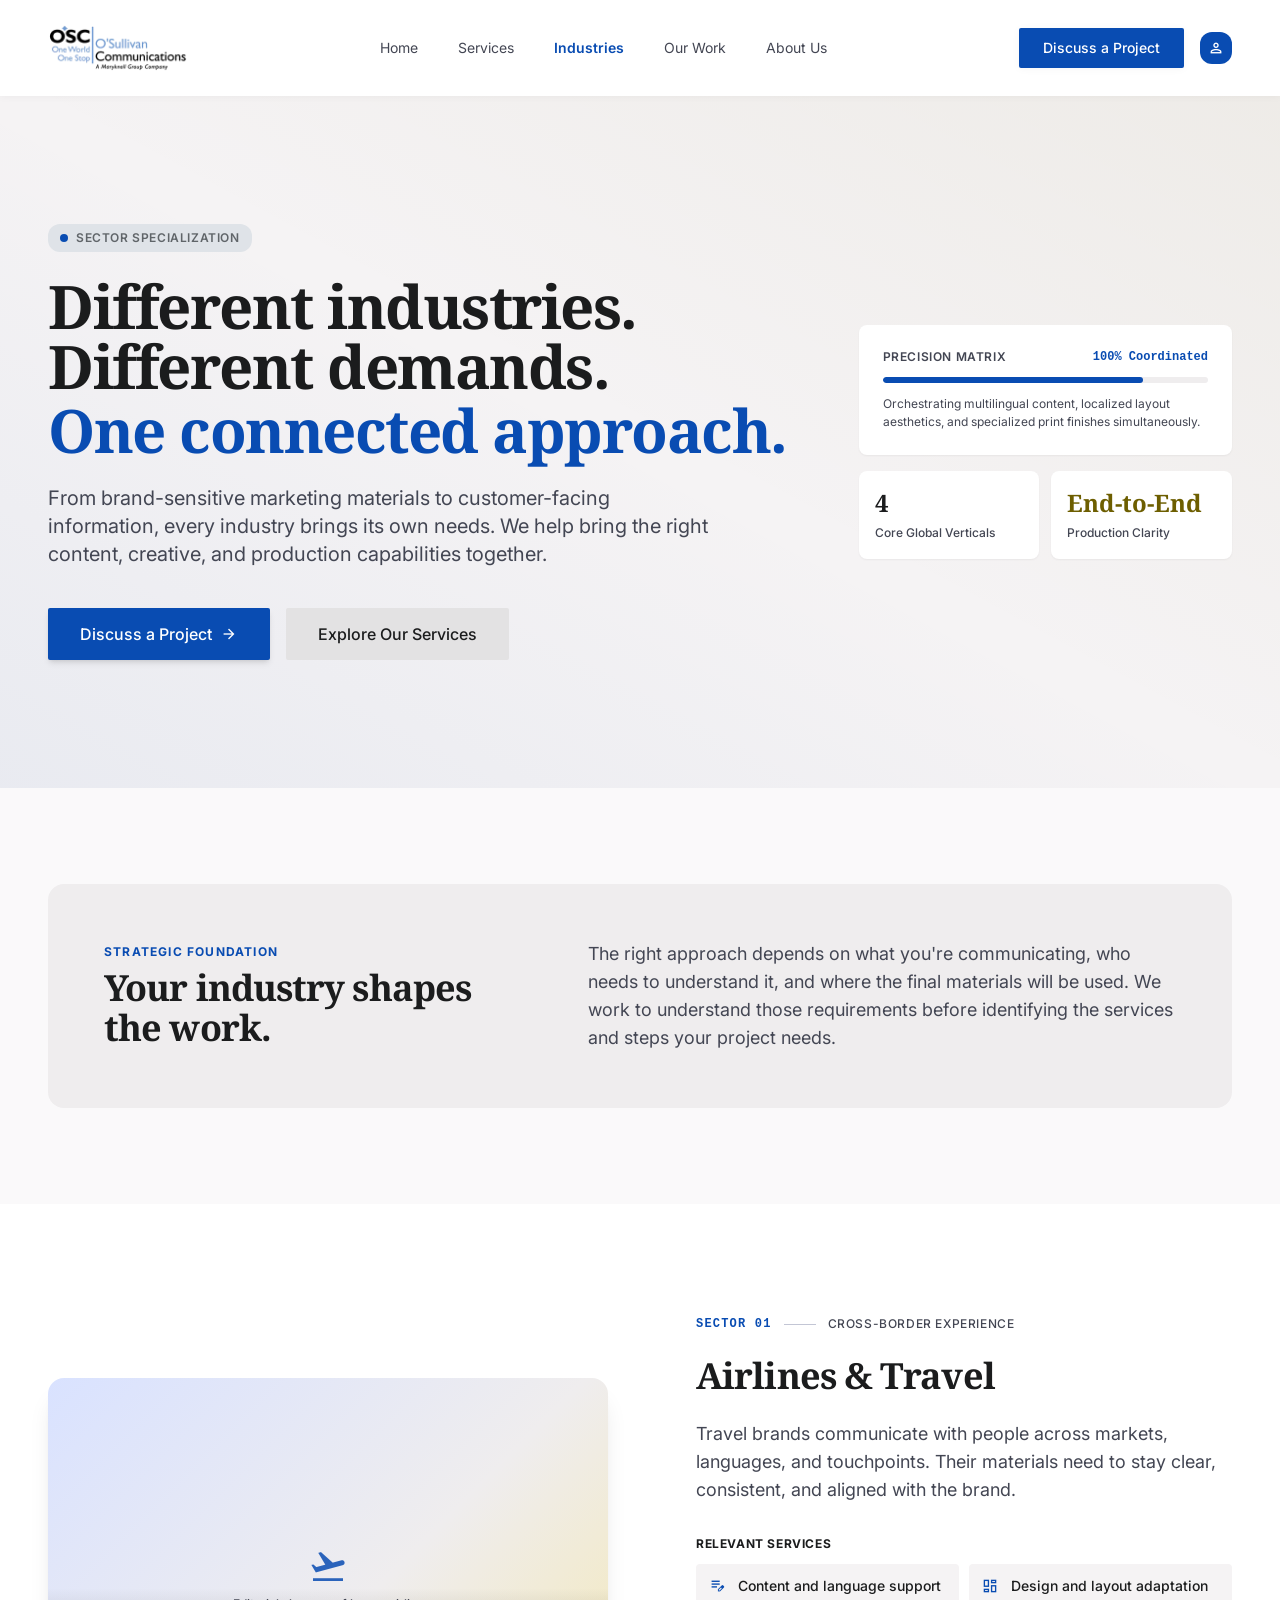
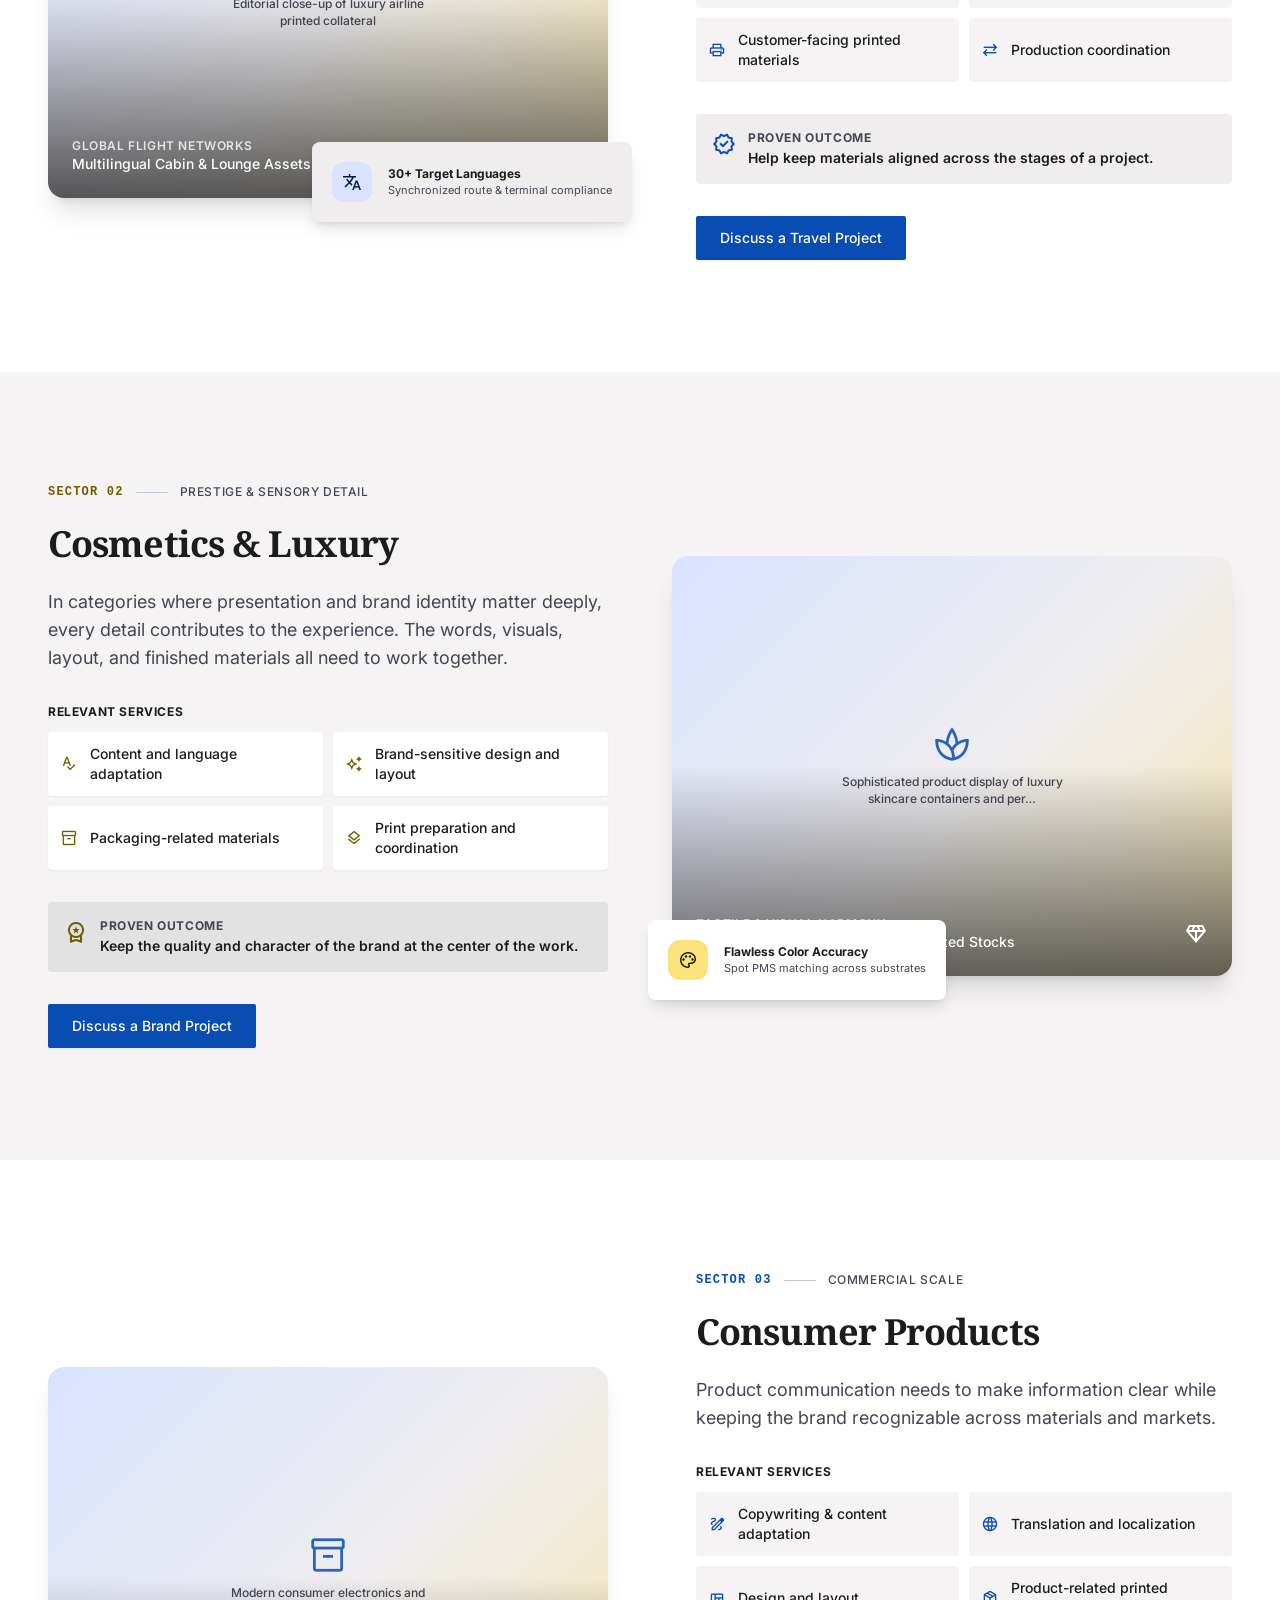
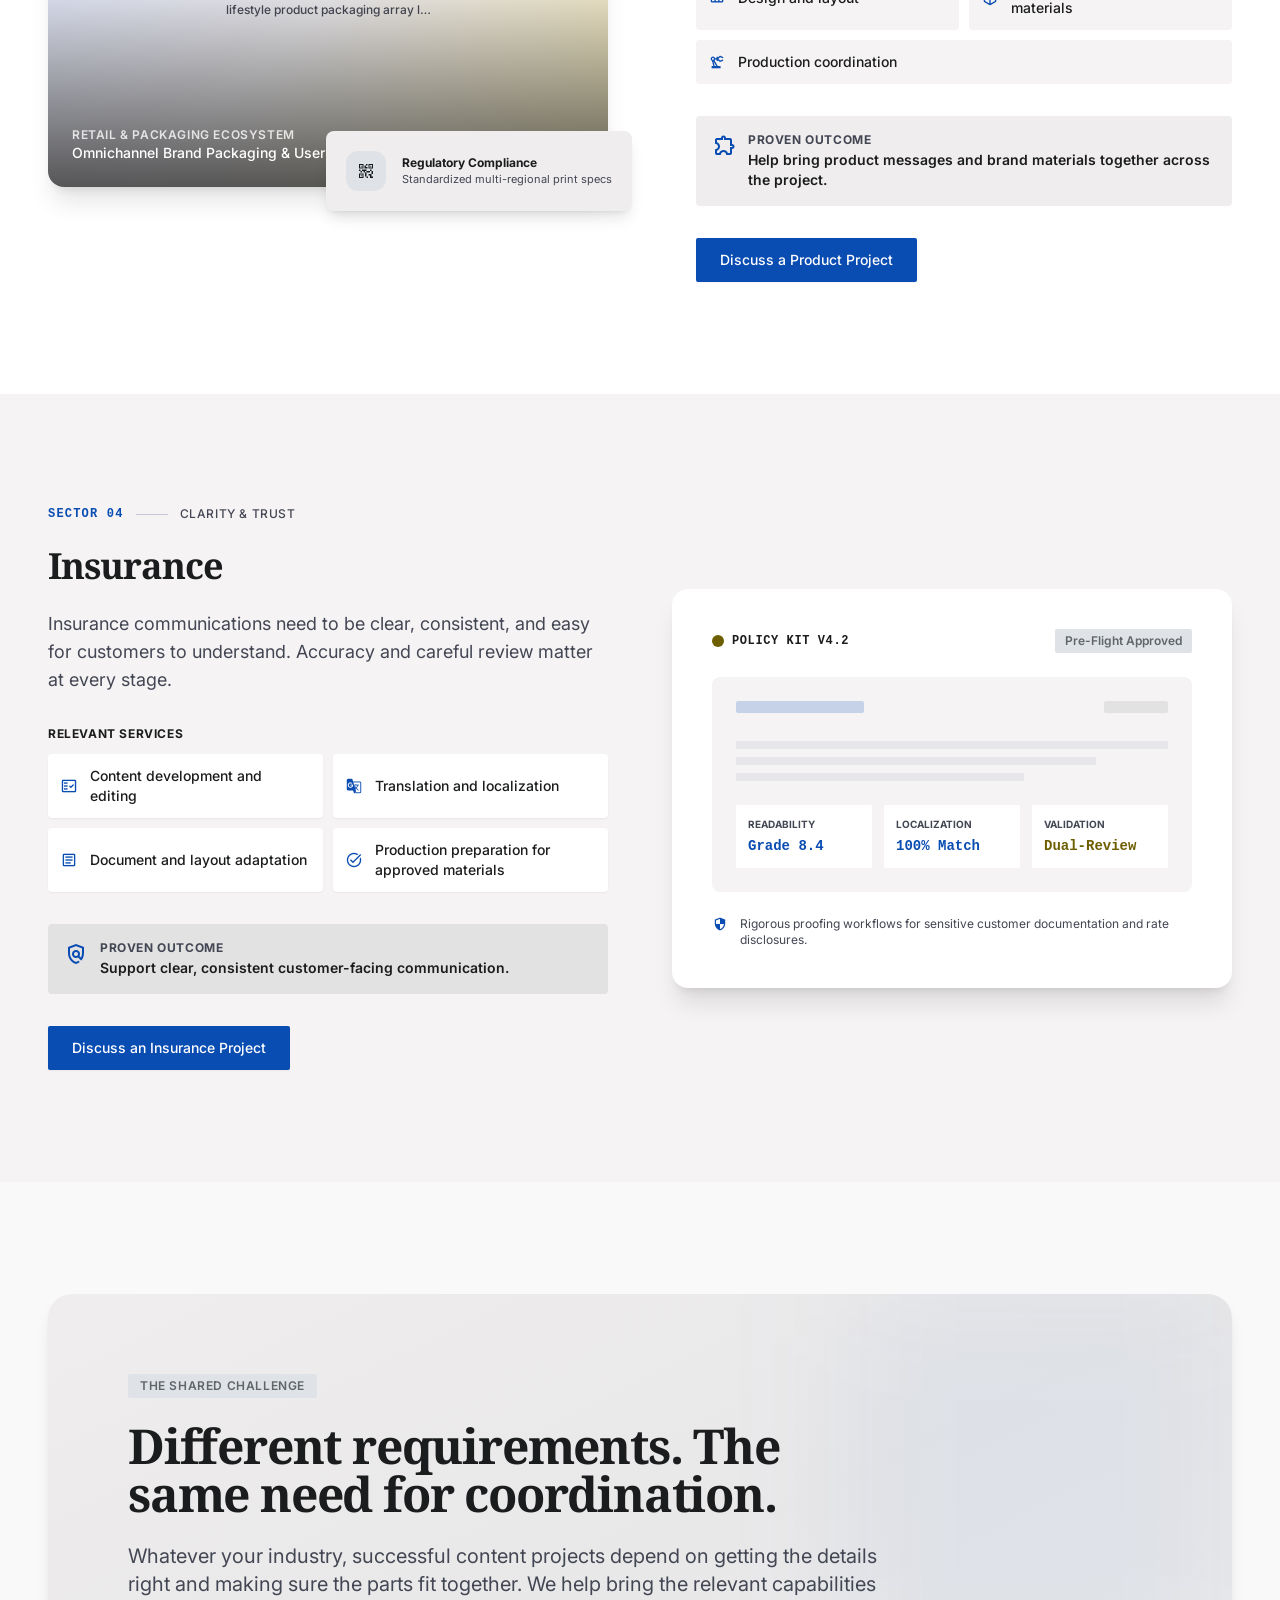
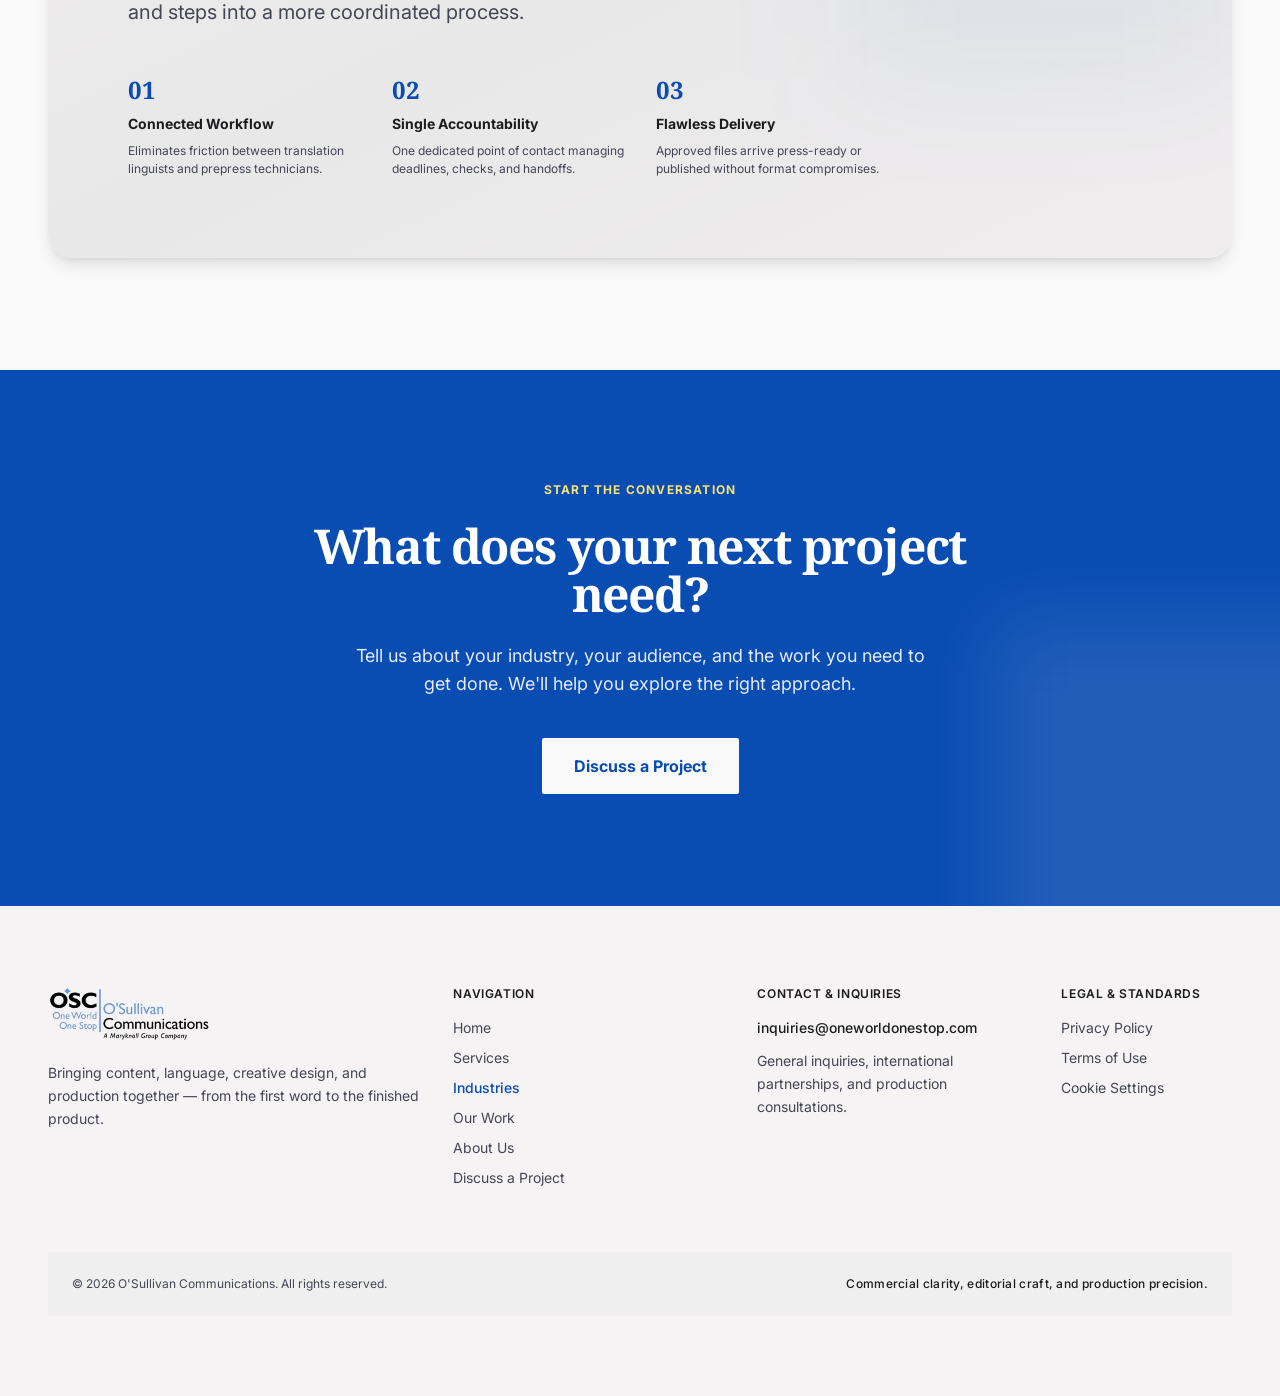
<file: industries.html>
<!DOCTYPE html>
<html lang="en">
<head>
<meta charset="utf-8">
<meta name="viewport" content="width=device-width, initial-scale=1.0">
<title>Industries | One World One Stop</title>
<meta name="description" content="One World One Stop brings content, language, creative design and print production together, from the first word to the finished product.">
<link rel="preconnect" href="https://fonts.googleapis.com">
<link rel="preconnect" href="https://fonts.gstatic.com" crossorigin>
<link rel="stylesheet" href="https://fonts.googleapis.com/css2?family=Noto+Serif:wght@400;500;600;700&family=Inter:wght@300;400;500;600;700&family=Public+Sans:wght@400;500;600;700&display=swap">
<link rel="stylesheet" href="https://fonts.googleapis.com/css2?family=Material+Symbols+Outlined:opsz,wght,FILL,GRAD@20..48,100..700,0..1,-50..200&display=block">
<link rel="stylesheet" href="assets/styles.css">
<style>
  html { scroll-behavior: smooth; scroll-padding-top: 96px; overflow-x: clip; }
  body { margin: 0; overflow-x: clip; overscroll-behavior-y: none; }
  img { max-width: 100%; }
  ::-webkit-scrollbar { display: none; }
  html { scrollbar-width: none; }
  .material-symbols-outlined { font-family: 'Material Symbols Outlined'; font-weight: normal; font-style: normal; line-height: 1; letter-spacing: normal; text-transform: none; white-space: nowrap; direction: ltr; -webkit-font-smoothing: antialiased; }
  main > div > :first-child { margin-top: 0 !important; }
  #mobile-menu { transition: opacity .2s ease, transform .2s ease; }
  #mobile-menu[data-open="false"] { opacity: 0; transform: translateY(-8px); pointer-events: none; }
  #mobile-menu[data-open="true"] { opacity: 1; transform: none; }
  a:focus-visible, button:focus-visible { outline: 2px solid #094cb2; outline-offset: 2px; }
  @media (prefers-reduced-motion: reduce) { html { scroll-behavior: auto; } *, *::before, *::after { transition: none !important; animation: none !important; } }
</style>
</head>
<body class="bg-surface font-body text-on-surface min-h-screen flex flex-col antialiased selection:bg-secondary-container selection:text-on-secondary-container">
<header id="site-header" class="fixed top-0 left-0 right-0 z-50 bg-surface-container-lowest/95 backdrop-blur-md shadow-[0_1px_8px_rgba(0,0,0,0.04)]">
  <div class="h-16 sm:h-20 max-w-7xl mx-auto px-4 sm:px-6 lg:px-12 flex items-center justify-between gap-4 lg:gap-8">
    <a class="flex items-center gap-3 group min-w-0" href="index.html" aria-label="O'Sullivan Communications – home">
      <img src="assets/osc-logo.png" alt="OSC One World One Stop – O'Sullivan Communications" width="286" height="98" class="h-10 sm:h-12 w-auto shrink-0">
    </a>
    <nav class="hidden lg:flex items-center gap-8 xl:gap-10" aria-label="Main"><a class="text-sm text-on-surface-variant hover:text-on-surface transition-colors" href="index.html">Home</a><a class="text-sm text-on-surface-variant hover:text-on-surface transition-colors" href="services.html">Services</a><a aria-current="page" class="text-sm text-primary font-semibold transition-colors" href="industries.html">Industries</a><a class="text-sm text-on-surface-variant hover:text-on-surface transition-colors" href="our-work.html">Our Work</a><a class="text-sm text-on-surface-variant hover:text-on-surface transition-colors" href="about.html">About Us</a></nav>
    <div class="flex items-center gap-3 sm:gap-4 shrink-0">
      <a class="hidden sm:inline-flex items-center justify-center px-5 lg:px-6 py-2.5 rounded bg-primary text-on-primary text-sm font-medium hover:bg-primary-container transition-colors shadow-[0_1px_8px_rgba(0,0,0,0.04)]" href="contact.html">Discuss a Project</a>
      <div class="hidden sm:flex w-8 h-8 rounded-full bg-primary items-center justify-center" aria-hidden="true"><span class="material-symbols-outlined text-on-primary text-[18px]">person</span></div>
      <button id="menu-toggle" type="button" class="lg:hidden inline-flex items-center justify-center w-10 h-10 rounded-lg text-on-surface hover:bg-surface-container transition-colors" aria-controls="mobile-menu" aria-expanded="false" aria-label="Open menu">
        <span class="material-symbols-outlined text-2xl" id="menu-icon">menu</span>
      </button>
    </div>
  </div>
  <div id="mobile-menu" data-open="false" class="lg:hidden absolute left-0 right-0 top-full bg-surface-container-lowest shadow-lg max-h-[calc(100vh-4rem)] overflow-y-auto" aria-hidden="true">
    <nav class="max-w-7xl mx-auto px-4 sm:px-6 py-4 flex flex-col gap-1" aria-label="Mobile">
      <a class="flex items-center justify-between px-4 py-3 rounded-lg text-base text-on-surface hover:bg-surface-container-low transition-colors" href="index.html">Home</a><a class="flex items-center justify-between px-4 py-3 rounded-lg text-base text-on-surface hover:bg-surface-container-low transition-colors" href="services.html">Services</a><a aria-current="page" class="flex items-center justify-between px-4 py-3 rounded-lg text-base bg-surface-container text-primary font-semibold transition-colors" href="industries.html">Industries</a><a class="flex items-center justify-between px-4 py-3 rounded-lg text-base text-on-surface hover:bg-surface-container-low transition-colors" href="our-work.html">Our Work</a><a class="flex items-center justify-between px-4 py-3 rounded-lg text-base text-on-surface hover:bg-surface-container-low transition-colors" href="about.html">About Us</a><a class="flex items-center justify-between px-4 py-3 rounded-lg text-base text-on-surface hover:bg-surface-container-low transition-colors" href="contact.html">Contact Us</a>
      <a class="mt-3 inline-flex items-center justify-center gap-2 px-6 py-3.5 rounded bg-primary text-on-primary text-sm font-semibold hover:bg-primary-container transition-colors" href="contact.html">Discuss a Project<span class="material-symbols-outlined text-lg">arrow_forward</span></a>
    </nav>
  </div>
</header>
<main class="w-full pt-16 sm:pt-20 bg-surface flex-1"><div class="flex flex-col w-full">

<!-- SECTION 1: HERO -->
<section class="relative overflow-hidden bg-surface-container-low py-20 lg:py-32">
<div class="absolute inset-0 bg-gradient-to-tr from-primary/5 via-transparent to-tertiary/5 pointer-events-none"></div>
<div class="max-w-7xl mx-auto px-6 lg:px-12 relative z-10">
<div class="grid grid-cols-1 lg:grid-cols-12 gap-12 lg:gap-8 items-center">
<div class="lg:col-span-8 flex flex-col gap-6">
<div class="inline-flex items-center gap-2 px-3 py-1.5 rounded-full bg-secondary-container w-fit">
<span class="w-2 h-2 rounded-full bg-primary animate-pulse"></span>
<span class="text-xs font-semibold uppercase tracking-wider text-on-secondary-container">Sector Specialization</span>
</div>
<h1 class="text-4xl sm:text-5xl lg:text-6xl font-headline font-bold tracking-tight text-on-surface leading-[1.1]">
            Different industries. Different demands. <span class="text-primary block mt-1">One connected approach.</span>
</h1>
<p class="text-lg lg:text-xl text-on-surface-variant leading-relaxed max-w-2xl">
            From brand-sensitive marketing materials to customer-facing information, every industry brings its own needs. We help bring the right content, creative, and production capabilities together.
          </p>
<div class="flex flex-wrap items-center gap-4 pt-4">
<a class="inline-flex items-center justify-center px-8 py-3.5 rounded bg-primary text-on-primary font-medium text-base hover:bg-primary-container hover:text-on-primary transition-all shadow-md group" href="contact.html">
<span class="">Discuss a Project</span>
<span class="material-symbols-outlined ml-2 text-lg group-hover:translate-x-1 transition-transform">arrow_forward</span>
</a>
<a class="inline-flex items-center justify-center px-8 py-3.5 rounded bg-surface-container-highest text-on-surface font-medium text-base hover:bg-surface-dim transition-all" href="services.html">
              Explore Our Services
            </a>
</div>
</div>
<div class="lg:col-span-4 flex flex-col gap-4">
<div class="bg-surface-container-lowest p-6 rounded-xl shadow-sm flex flex-col gap-3">
<div class="flex items-center justify-between text-xs text-on-surface-variant">
<span class="font-semibold uppercase tracking-wider">Precision Matrix</span>
<span class="font-mono text-primary font-bold">100% Coordinated</span>
</div>
<div class="h-1.5 w-full bg-surface-container rounded-full overflow-hidden">
<div class="h-full bg-primary w-4/5 rounded-full"></div>
</div>
<p class="text-xs text-on-surface-variant leading-normal">Orchestrating multilingual content, localized layout aesthetics, and specialized print finishes simultaneously.</p>
</div>
<div class="grid grid-cols-2 gap-3">
<div class="bg-surface-container-lowest p-4 rounded-xl shadow-sm">
<span class="text-2xl font-bold font-headline text-on-surface block">4</span>
<span class="text-xs text-on-surface-variant font-medium">Core Global Verticals</span>
</div>
<div class="bg-surface-container-lowest p-4 rounded-xl shadow-sm">
<span class="text-xl xl:text-2xl font-bold font-headline text-tertiary block break-words">End-to-End</span>
<span class="text-xs text-on-surface-variant font-medium">Production Clarity</span>
</div>
</div>
</div>
</div>
</div>
</section>
<!-- SECTION 2: INTRODUCTION -->
<section class="py-16 lg:py-24 bg-surface">
<div class="max-w-7xl mx-auto px-6 lg:px-12">
<div class="bg-surface-container p-6 sm:p-8 lg:p-14 rounded-2xl flex flex-col lg:flex-row lg:items-center justify-between gap-8 lg:gap-16">
<div class="lg:w-5/12">
<span class="text-xs font-bold uppercase tracking-widest text-primary block mb-2">Strategic Foundation</span>
<h2 class="text-3xl lg:text-4xl font-headline font-bold text-on-surface tracking-tight leading-tight">
            Your industry shapes the work.
          </h2>
</div>
<div class="lg:w-7/12">
<p class="text-base lg:text-lg text-on-surface-variant leading-relaxed">
            The right approach depends on what you're communicating, who needs to understand it, and where the final materials will be used. We work to understand those requirements before identifying the services and steps your project needs.
          </p>
</div>
</div>
</div>
</section>
<!-- SECTION 3: AIRLINES & TRAVEL -->
<section class="py-20 lg:py-28 bg-surface-container-lowest">
<div class="max-w-7xl mx-auto px-6 lg:px-12">
<div class="grid grid-cols-1 lg:grid-cols-12 gap-12 lg:gap-16 items-center">
<!-- Visual & Photography Mosaic -->
<div class="lg:col-span-6 relative">
<div class="relative w-full aspect-[4/3] rounded-2xl overflow-hidden shadow-xl">
<img class="w-full h-full object-cover" data-alt="Editorial close-up of luxury airline printed collateral, sleek boarding pass sleeves with deep violet foil accents and public sans typography, in-flight gourmet menu cards, and travel destination magazines arranged neatly on a polished dark wood lounge table in warm morning ambient airport terminal lighting." src="https://lh3.googleusercontent.com/aida-public/[base64]">
<div class="absolute inset-0 bg-gradient-to-t from-inverse-surface/80 via-transparent to-transparent"></div>
<div class="absolute bottom-6 left-6 right-6 flex items-center justify-between text-on-primary">
<div>
<p class="text-xs font-semibold tracking-wider uppercase opacity-80">Global Flight Networks</p>
<p class="text-sm font-medium">Multilingual Cabin &amp; Lounge Assets</p>
</div>
<span class="material-symbols-outlined text-2xl">flight_takeoff</span>
</div>
</div>
<!-- Floating Overlap Badge -->
<div class="hidden sm:flex absolute -bottom-6 -right-6 bg-surface-container p-5 rounded-xl shadow-lg max-w-xs items-center gap-4">
<div class="w-10 h-10 rounded-full bg-primary-fixed flex items-center justify-center shrink-0">
<span class="material-symbols-outlined text-on-primary-fixed text-xl">translate</span>
</div>
<div>
<p class="text-xs font-bold text-on-surface">30+ Target Languages</p>
<p class="text-[11px] text-on-surface-variant">Synchronized route &amp; terminal compliance</p>
</div>
</div>
</div>
<!-- Editorial Content -->
<div class="lg:col-span-6 flex flex-col gap-6 lg:pl-6">
<div class="flex flex-wrap items-center gap-3">
<span class="text-xs font-bold font-mono tracking-widest text-primary uppercase">Sector 01</span>
<span class="h-px w-8 bg-outline-variant"></span>
<span class="text-xs uppercase tracking-wider text-on-surface-variant font-medium">Cross-Border Experience</span>
</div>
<h2 class="text-3xl sm:text-4xl font-headline font-bold text-on-surface tracking-tight">
            Airlines &amp; Travel
          </h2>
<p class="text-base sm:text-lg text-on-surface-variant leading-relaxed">
            Travel brands communicate with people across markets, languages, and touchpoints. Their materials need to stay clear, consistent, and aligned with the brand.
          </p>
<div class="flex flex-col gap-3 py-2">
<span class="text-xs font-bold uppercase tracking-wider text-on-surface">Relevant Services</span>
<div class="grid grid-cols-1 sm:grid-cols-2 gap-2.5">
<div class="flex items-center gap-3 p-3 rounded-lg bg-surface-container-low text-on-surface">
<span class="material-symbols-outlined text-primary text-lg">edit_note</span>
<span class="text-sm font-medium">Content and language support</span>
</div>
<div class="flex items-center gap-3 p-3 rounded-lg bg-surface-container-low text-on-surface">
<span class="material-symbols-outlined text-primary text-lg">dashboard</span>
<span class="text-sm font-medium">Design and layout adaptation</span>
</div>
<div class="flex items-center gap-3 p-3 rounded-lg bg-surface-container-low text-on-surface">
<span class="material-symbols-outlined text-primary text-lg">print</span>
<span class="text-sm font-medium">Customer-facing printed materials</span>
</div>
<div class="flex items-center gap-3 p-3 rounded-lg bg-surface-container-low text-on-surface">
<span class="material-symbols-outlined text-primary text-lg">sync_alt</span>
<span class="text-sm font-medium">Production coordination</span>
</div>
</div>
</div>
<div class="p-4 rounded-lg bg-surface-container flex items-start gap-3">
<span class="material-symbols-outlined text-primary shrink-0 mt-0.5">verified</span>
<div>
<span class="text-xs uppercase font-bold tracking-wider text-on-surface-variant block">Proven Outcome</span>
<p class="text-sm font-semibold text-on-surface mt-0.5">Help keep materials aligned across the stages of a project.</p>
</div>
</div>
<div class="pt-2">
<a class="inline-flex items-center justify-center px-6 py-3 rounded bg-primary text-on-primary font-medium text-sm hover:bg-primary-container hover:text-on-primary transition-all shadow-sm" href="contact.html">
              Discuss a Travel Project
            </a>
</div>
</div>
</div>
</div>
</section>
<!-- SECTION 4: COSMETICS & LUXURY -->
<section class="py-20 lg:py-28 bg-surface-container-low relative overflow-hidden">
<div class="max-w-7xl mx-auto px-6 lg:px-12">
<div class="grid grid-cols-1 lg:grid-cols-12 gap-12 lg:gap-16 items-center">
<!-- Editorial Content -->
<div class="lg:col-span-6 flex flex-col gap-6 order-2 lg:order-1">
<div class="flex flex-wrap items-center gap-3">
<span class="text-xs font-bold font-mono tracking-widest text-tertiary uppercase">Sector 02</span>
<span class="h-px w-8 bg-outline-variant"></span>
<span class="text-xs uppercase tracking-wider text-on-surface-variant font-medium">Prestige &amp; Sensory Detail</span>
</div>
<h2 class="text-3xl sm:text-4xl font-headline font-bold text-on-surface tracking-tight">
            Cosmetics &amp; Luxury
          </h2>
<p class="text-base sm:text-lg text-on-surface-variant leading-relaxed">
            In categories where presentation and brand identity matter deeply, every detail contributes to the experience. The words, visuals, layout, and finished materials all need to work together.
          </p>
<div class="flex flex-col gap-3 py-2">
<span class="text-xs font-bold uppercase tracking-wider text-on-surface">Relevant Services</span>
<div class="grid grid-cols-1 sm:grid-cols-2 gap-2.5">
<div class="flex items-center gap-3 p-3 rounded-lg bg-surface-container-lowest text-on-surface shadow-sm">
<span class="material-symbols-outlined text-tertiary text-lg">spellcheck</span>
<span class="text-sm font-medium">Content and language adaptation</span>
</div>
<div class="flex items-center gap-3 p-3 rounded-lg bg-surface-container-lowest text-on-surface shadow-sm">
<span class="material-symbols-outlined text-tertiary text-lg">auto_awesome</span>
<span class="text-sm font-medium">Brand-sensitive design and layout</span>
</div>
<div class="flex items-center gap-3 p-3 rounded-lg bg-surface-container-lowest text-on-surface shadow-sm">
<span class="material-symbols-outlined text-tertiary text-lg">inventory_2</span>
<span class="text-sm font-medium">Packaging-related materials</span>
</div>
<div class="flex items-center gap-3 p-3 rounded-lg bg-surface-container-lowest text-on-surface shadow-sm">
<span class="material-symbols-outlined text-tertiary text-lg">layers</span>
<span class="text-sm font-medium">Print preparation and coordination</span>
</div>
</div>
</div>
<div class="p-4 rounded-lg bg-surface-container-highest flex items-start gap-3">
<span class="material-symbols-outlined text-tertiary shrink-0 mt-0.5">workspace_premium</span>
<div>
<span class="text-xs uppercase font-bold tracking-wider text-on-surface-variant block">Proven Outcome</span>
<p class="text-sm font-semibold text-on-surface mt-0.5">Keep the quality and character of the brand at the center of the work.</p>
</div>
</div>
<div class="pt-2">
<a class="inline-flex items-center justify-center px-6 py-3 rounded bg-primary text-on-primary font-medium text-sm hover:bg-primary-container hover:text-on-primary transition-all shadow-sm" href="contact.html">
              Discuss a Brand Project
            </a>
</div>
</div>
<!-- Visual Collateral -->
<div class="lg:col-span-6 relative order-1 lg:order-2">
<div class="relative w-full aspect-[4/3] rounded-2xl overflow-hidden shadow-xl">
<img class="w-full h-full object-cover" data-alt="Sophisticated product display of luxury skincare containers and perfume bottles paired with minimalist embossed packaging boxes. Heavyweight textured cream paper, metallic gold foil typography, sharp directional studio lighting highlighting tactile finishes, high-end editorial cosmetics shoot." src="https://lh3.googleusercontent.com/aida-public/[base64]">
<div class="absolute inset-0 bg-gradient-to-t from-inverse-surface/75 via-transparent to-transparent"></div>
<div class="absolute bottom-6 left-6 right-6 flex items-center justify-between text-on-primary">
<div>
<p class="text-xs font-semibold tracking-wider uppercase opacity-80">Tactile &amp; Visual Harmony</p>
<p class="text-sm font-medium">Embossing, Foil Stamping &amp; Specialized Stocks</p>
</div>
<span class="material-symbols-outlined text-2xl">diamond</span>
</div>
</div>
<!-- Overlap Specification Card -->
<div class="hidden sm:flex absolute -bottom-6 -left-6 bg-surface-container-lowest p-5 rounded-xl shadow-lg max-w-xs items-center gap-4">
<div class="w-10 h-10 rounded-full bg-tertiary-fixed flex items-center justify-center shrink-0">
<span class="material-symbols-outlined text-on-tertiary-fixed text-xl">palette</span>
</div>
<div>
<p class="text-xs font-bold text-on-surface">Flawless Color Accuracy</p>
<p class="text-[11px] text-on-surface-variant">Spot PMS matching across substrates</p>
</div>
</div>
</div>
</div>
</div>
</section>
<!-- SECTION 5: CONSUMER PRODUCTS -->
<section class="py-20 lg:py-28 bg-surface-container-lowest">
<div class="max-w-7xl mx-auto px-6 lg:px-12">
<div class="grid grid-cols-1 lg:grid-cols-12 gap-12 lg:gap-16 items-center">
<!-- Visual Presentation -->
<div class="lg:col-span-6 relative">
<div class="relative w-full aspect-[4/3] rounded-2xl overflow-hidden shadow-xl">
<img class="w-full h-full object-cover" data-alt="Modern consumer electronics and lifestyle product packaging array laid out cleanly on an industrial studio desk. Folded user guides, multi-lingual compliance brochures, warranty inserts, and vibrant outer carton packaging in crisp natural light with rich violet and neutral color scheme." src="https://lh3.googleusercontent.com/aida-public/[base64]">
<div class="absolute inset-0 bg-gradient-to-t from-inverse-surface/80 via-transparent to-transparent"></div>
<div class="absolute bottom-6 left-6 right-6 flex items-center justify-between text-on-primary">
<div>
<p class="text-xs font-semibold tracking-wider uppercase opacity-80">Retail &amp; Packaging Ecosystem</p>
<p class="text-sm font-medium">Omnichannel Brand Packaging &amp; User Guides</p>
</div>
<span class="material-symbols-outlined text-2xl">devices</span>
</div>
</div>
<!-- Overlap Technical Spec -->
<div class="hidden sm:flex absolute -bottom-6 -right-6 bg-surface-container p-5 rounded-xl shadow-lg max-w-xs items-center gap-4">
<div class="w-10 h-10 rounded-full bg-secondary-fixed flex items-center justify-center shrink-0">
<span class="material-symbols-outlined text-on-secondary-fixed text-xl">qr_code_2</span>
</div>
<div>
<p class="text-xs font-bold text-on-surface">Regulatory Compliance</p>
<p class="text-[11px] text-on-surface-variant">Standardized multi-regional print specs</p>
</div>
</div>
</div>
<!-- Editorial Content -->
<div class="lg:col-span-6 flex flex-col gap-6 lg:pl-6">
<div class="flex flex-wrap items-center gap-3">
<span class="text-xs font-bold font-mono tracking-widest text-primary uppercase">Sector 03</span>
<span class="h-px w-8 bg-outline-variant"></span>
<span class="text-xs uppercase tracking-wider text-on-surface-variant font-medium">Commercial Scale</span>
</div>
<h2 class="text-3xl sm:text-4xl font-headline font-bold text-on-surface tracking-tight">
            Consumer Products
          </h2>
<p class="text-base sm:text-lg text-on-surface-variant leading-relaxed">
            Product communication needs to make information clear while keeping the brand recognizable across materials and markets.
          </p>
<div class="flex flex-col gap-3 py-2">
<span class="text-xs font-bold uppercase tracking-wider text-on-surface">Relevant Services</span>
<div class="grid grid-cols-1 sm:grid-cols-2 gap-2.5">
<div class="flex items-center gap-3 p-3 rounded-lg bg-surface-container-low text-on-surface">
<span class="material-symbols-outlined text-primary text-lg">draw</span>
<span class="text-sm font-medium">Copywriting &amp; content adaptation</span>
</div>
<div class="flex items-center gap-3 p-3 rounded-lg bg-surface-container-low text-on-surface">
<span class="material-symbols-outlined text-primary text-lg">language</span>
<span class="text-sm font-medium">Translation and localization</span>
</div>
<div class="flex items-center gap-3 p-3 rounded-lg bg-surface-container-low text-on-surface">
<span class="material-symbols-outlined text-primary text-lg">view_quilt</span>
<span class="text-sm font-medium">Design and layout</span>
</div>
<div class="flex items-center gap-3 p-3 rounded-lg bg-surface-container-low text-on-surface">
<span class="material-symbols-outlined text-primary text-lg">package_2</span>
<span class="text-sm font-medium">Product-related printed materials</span>
</div>
<div class="flex items-center gap-3 p-3 rounded-lg bg-surface-container-low text-on-surface sm:col-span-2">
<span class="material-symbols-outlined text-primary text-lg">precision_manufacturing</span>
<span class="text-sm font-medium">Production coordination</span>
</div>
</div>
</div>
<div class="p-4 rounded-lg bg-surface-container flex items-start gap-3">
<span class="material-symbols-outlined text-primary shrink-0 mt-0.5">extension</span>
<div>
<span class="text-xs uppercase font-bold tracking-wider text-on-surface-variant block">Proven Outcome</span>
<p class="text-sm font-semibold text-on-surface mt-0.5">Help bring product messages and brand materials together across the project.</p>
</div>
</div>
<div class="pt-2">
<a class="inline-flex items-center justify-center px-6 py-3 rounded bg-primary text-on-primary font-medium text-sm hover:bg-primary-container hover:text-on-primary transition-all shadow-sm" href="contact.html">
              Discuss a Product Project
            </a>
</div>
</div>
</div>
</div>
</section>
<!-- SECTION 6: INSURANCE -->
<section class="py-20 lg:py-28 bg-surface-container-low">
<div class="max-w-7xl mx-auto px-6 lg:px-12">
<div class="grid grid-cols-1 lg:grid-cols-12 gap-12 lg:gap-16 items-center">
<!-- Editorial Content -->
<div class="lg:col-span-6 flex flex-col gap-6 order-2 lg:order-1">
<div class="flex flex-wrap items-center gap-3">
<span class="text-xs font-bold font-mono tracking-widest text-primary uppercase">Sector 04</span>
<span class="h-px w-8 bg-outline-variant"></span>
<span class="text-xs uppercase tracking-wider text-on-surface-variant font-medium">Clarity &amp; Trust</span>
</div>
<h2 class="text-3xl sm:text-4xl font-headline font-bold text-on-surface tracking-tight">
            Insurance
          </h2>
<p class="text-base sm:text-lg text-on-surface-variant leading-relaxed">
            Insurance communications need to be clear, consistent, and easy for customers to understand. Accuracy and careful review matter at every stage.
          </p>
<div class="flex flex-col gap-3 py-2">
<span class="text-xs font-bold uppercase tracking-wider text-on-surface">Relevant Services</span>
<div class="grid grid-cols-1 sm:grid-cols-2 gap-2.5">
<div class="flex items-center gap-3 p-3 rounded-lg bg-surface-container-lowest text-on-surface shadow-sm">
<span class="material-symbols-outlined text-primary text-lg">fact_check</span>
<span class="text-sm font-medium">Content development and editing</span>
</div>
<div class="flex items-center gap-3 p-3 rounded-lg bg-surface-container-lowest text-on-surface shadow-sm">
<span class="material-symbols-outlined text-primary text-lg">g_translate</span>
<span class="text-sm font-medium">Translation and localization</span>
</div>
<div class="flex items-center gap-3 p-3 rounded-lg bg-surface-container-lowest text-on-surface shadow-sm">
<span class="material-symbols-outlined text-primary text-lg">article</span>
<span class="text-sm font-medium">Document and layout adaptation</span>
</div>
<div class="flex items-center gap-3 p-3 rounded-lg bg-surface-container-lowest text-on-surface shadow-sm">
<span class="material-symbols-outlined text-primary text-lg">task_alt</span>
<span class="text-sm font-medium">Production preparation for approved materials</span>
</div>
</div>
</div>
<div class="p-4 rounded-lg bg-surface-container-highest flex items-start gap-3">
<span class="material-symbols-outlined text-primary shrink-0 mt-0.5">policy</span>
<div>
<span class="text-xs uppercase font-bold tracking-wider text-on-surface-variant block">Proven Outcome</span>
<p class="text-sm font-semibold text-on-surface mt-0.5">Support clear, consistent customer-facing communication.</p>
</div>
</div>
<div class="pt-2">
<a class="inline-flex items-center justify-center px-6 py-3 rounded bg-primary text-on-primary font-medium text-sm hover:bg-primary-container hover:text-on-primary transition-all shadow-sm" href="contact.html">
              Discuss an Insurance Project
            </a>
</div>
</div>
<!-- Visual Hierarchy & Documentation Mockup -->
<div class="lg:col-span-6 relative order-1 lg:order-2">
<div class="bg-surface-container-lowest p-5 sm:p-8 lg:p-10 rounded-2xl shadow-xl flex flex-col gap-6">
<div class="flex flex-wrap items-center justify-between gap-2">
<div class="flex items-center gap-2">
<span class="w-3 h-3 rounded-full bg-tertiary"></span>
<span class="text-xs font-mono font-bold tracking-wider text-on-surface uppercase">Policy Kit v4.2</span>
</div>
<span class="px-2.5 py-1 rounded bg-secondary-container text-on-secondary-container text-xs font-semibold">Pre-Flight Approved</span>
</div>
<!-- Crisp Clean Infographic Document Mockup -->
<div class="p-4 sm:p-6 rounded-xl bg-surface-container-low flex flex-col gap-4">
<div class="flex items-center justify-between pb-3">
<div class="h-3 w-32 bg-primary/20 rounded"></div>
<div class="h-3 w-16 bg-surface-variant rounded"></div>
</div>
<div class="space-y-2">
<div class="h-2 w-full bg-outline-variant/30 rounded"></div>
<div class="h-2 w-5/6 bg-outline-variant/30 rounded"></div>
<div class="h-2 w-4/6 bg-outline-variant/30 rounded"></div>
</div>
<div class="grid grid-cols-1 sm:grid-cols-3 gap-3 pt-2">
<div class="p-3 rounded bg-surface-container-lowest">
<span class="text-[10px] text-on-surface-variant block uppercase font-bold">Readability</span>
<span class="text-sm font-bold text-primary font-mono">Grade 8.4</span>
</div>
<div class="p-3 rounded bg-surface-container-lowest">
<span class="text-[10px] text-on-surface-variant block uppercase font-bold">Localization</span>
<span class="text-sm font-bold text-primary font-mono">100% Match</span>
</div>
<div class="p-3 rounded bg-surface-container-lowest">
<span class="text-[10px] text-on-surface-variant block uppercase font-bold">Validation</span>
<span class="text-sm font-bold text-tertiary font-mono">Dual-Review</span>
</div>
</div>
</div>
<div class="flex items-start gap-3 text-xs text-on-surface-variant">
<span class="material-symbols-outlined text-primary text-base shrink-0">security</span>
<span class="">Rigorous proofing workflows for sensitive customer documentation and rate disclosures.</span>
</div>
</div>
</div>
</div>
</div>
</section>
<!-- SECTION 7: THE SHARED CHALLENGE -->
<section class="py-20 lg:py-28 bg-surface">
<div class="max-w-7xl mx-auto px-6 lg:px-12">
<div class="relative bg-gradient-to-br from-surface-container via-surface-container-high to-surface-container p-6 sm:p-14 lg:p-20 rounded-3xl overflow-hidden shadow-lg">
<div class="absolute right-0 top-0 w-96 h-96 bg-primary/5 rounded-full blur-3xl pointer-events-none"></div>
<div class="relative z-10 max-w-3xl flex flex-col gap-6">
<div class="inline-flex items-center gap-2 px-3 py-1 rounded bg-secondary-container text-on-secondary-container text-xs font-semibold tracking-wider uppercase w-max">
<span class="">The Shared Challenge</span>
</div>
<h2 class="text-3xl sm:text-4xl lg:text-5xl font-headline font-bold text-on-surface tracking-tight leading-tight">
            Different requirements. The same need for coordination.
          </h2>
<p class="text-base sm:text-lg lg:text-xl text-on-surface-variant leading-relaxed">
            Whatever your industry, successful content projects depend on getting the details right and making sure the parts fit together. We help bring the relevant capabilities and steps into a more coordinated process.
          </p>
<div class="grid grid-cols-1 sm:grid-cols-3 gap-6 pt-6">
<div class="flex flex-col gap-2">
<span class="text-2xl font-bold font-headline text-primary">01</span>
<h3 class="text-sm font-bold text-on-surface">Connected Workflow</h3>
<p class="text-xs text-on-surface-variant leading-normal">Eliminates friction between translation linguists and prepress technicians.</p>
</div>
<div class="flex flex-col gap-2">
<span class="text-2xl font-bold font-headline text-primary">02</span>
<h3 class="text-sm font-bold text-on-surface">Single Accountability</h3>
<p class="text-xs text-on-surface-variant leading-normal">One dedicated point of contact managing deadlines, checks, and handoffs.</p>
</div>
<div class="flex flex-col gap-2">
<span class="text-2xl font-bold font-headline text-primary">03</span>
<h3 class="text-sm font-bold text-on-surface">Flawless Delivery</h3>
<p class="text-xs text-on-surface-variant leading-normal">Approved files arrive press-ready or published without format compromises.</p>
</div>
</div>
</div>
</div>
</div>
</section>
<!-- SECTION 8: CLOSING CTA -->
<section class="py-20 lg:py-28 bg-primary text-on-primary relative overflow-hidden">
<div class="absolute -right-24 -bottom-24 w-96 h-96 bg-on-primary/10 rounded-full blur-2xl pointer-events-none"></div>
<div class="max-w-7xl mx-auto px-6 lg:px-12 relative z-10 text-center flex flex-col items-center gap-6">
<span class="text-xs font-bold tracking-widest uppercase text-tertiary-fixed">Start the Conversation</span>
<h2 class="text-3xl sm:text-4xl lg:text-5xl font-headline font-bold tracking-tight max-w-2xl">
        What does your next project need?
      </h2>
<p class="text-base sm:text-lg text-on-primary-container max-w-xl leading-relaxed">
        Tell us about your industry, your audience, and the work you need to get done. We'll help you explore the right approach.
      </p>
<div class="pt-4">
<a class="inline-flex items-center justify-center px-8 py-4 rounded bg-surface text-primary font-bold text-base hover:bg-surface-bright hover:shadow-lg transition-all" href="contact.html">
          Discuss a Project
        </a>
</div>
</div>
</section>
</div></main>
<footer class="w-full bg-surface-container-low mt-auto">
  <div class="max-w-7xl mx-auto px-6 lg:px-12 py-14 lg:py-20">
    <div class="grid grid-cols-1 sm:grid-cols-2 lg:grid-cols-12 gap-10 lg:gap-8">
      <div class="sm:col-span-2 lg:col-span-4 flex flex-col gap-5">
        <a class="flex items-center gap-3" href="index.html"><img src="assets/osc-logo.png" alt="OSC One World One Stop – O'Sullivan Communications" width="286" height="98" class="h-14 w-auto"></a>
        <p class="text-sm leading-relaxed text-on-surface-variant max-w-sm">Bringing content, language, creative design, and production together — from the first word to the finished product.</p>
      </div>
      <div class="lg:col-span-3 flex flex-col gap-4">
        <span class="text-xs font-semibold tracking-wider uppercase text-on-surface">Navigation</span>
        <nav class="flex flex-col gap-2.5" aria-label="Footer"><a class="text-sm text-on-surface-variant hover:text-on-surface transition-colors" href="index.html">Home</a><a class="text-sm text-on-surface-variant hover:text-on-surface transition-colors" href="services.html">Services</a><a aria-current="page" class="text-sm text-primary font-medium transition-colors" href="industries.html">Industries</a><a class="text-sm text-on-surface-variant hover:text-on-surface transition-colors" href="our-work.html">Our Work</a><a class="text-sm text-on-surface-variant hover:text-on-surface transition-colors" href="about.html">About Us</a><a class="text-sm text-on-surface-variant hover:text-on-surface transition-colors" href="contact.html">Discuss a Project</a></nav>
      </div>
      <div class="lg:col-span-3 flex flex-col gap-4">
        <span class="text-xs font-semibold tracking-wider uppercase text-on-surface">Contact &amp; Inquiries</span>
        <div class="flex flex-col gap-3 text-sm text-on-surface-variant">
          <a class="text-on-surface hover:text-primary transition-colors font-medium break-all" href="mailto:inquiries@oneworldonestop.com">inquiries@oneworldonestop.com</a>
          <p class="leading-relaxed">General inquiries, international partnerships, and production consultations.</p>
        </div>
      </div>
      <div class="lg:col-span-2 flex flex-col gap-4">
        <span class="text-xs font-semibold tracking-wider uppercase text-on-surface">Legal &amp; Standards</span>
        <div class="flex flex-col gap-2.5 text-sm">
          <a class="text-on-surface-variant hover:text-on-surface transition-colors" href="#">Privacy Policy</a>
          <a class="text-on-surface-variant hover:text-on-surface transition-colors" href="#">Terms of Use</a>
          <a class="text-on-surface-variant hover:text-on-surface transition-colors" href="#">Cookie Settings</a>
        </div>
      </div>
    </div>
    <div class="mt-12 lg:mt-16 bg-surface-container-high/40 rounded-lg p-6 flex flex-col sm:flex-row items-center justify-between gap-3 text-xs text-on-surface-variant text-center sm:text-left">
      <p>© 2026 O'Sullivan Communications. All rights reserved.</p>
      <p class="font-medium text-on-surface tracking-wide">Commercial clarity, editorial craft, and production precision.</p>
    </div>
  </div>
</footer>
<script>
(function () {
  var btn = document.getElementById('menu-toggle');
  var menu = document.getElementById('mobile-menu');
  var icon = document.getElementById('menu-icon');
  if (!btn || !menu) return;
  function setOpen(open) {
    menu.setAttribute('data-open', open ? 'true' : 'false');
    menu.setAttribute('aria-hidden', open ? 'false' : 'true');
    btn.setAttribute('aria-expanded', open ? 'true' : 'false');
    btn.setAttribute('aria-label', open ? 'Close menu' : 'Open menu');
    icon.textContent = open ? 'close' : 'menu';
  }
  btn.addEventListener('click', function () { setOpen(menu.getAttribute('data-open') !== 'true'); });
  menu.addEventListener('click', function (e) { if (e.target.closest('a')) setOpen(false); });
  document.addEventListener('keydown', function (e) { if (e.key === 'Escape') setOpen(false); });
  document.addEventListener('click', function (e) { if (!e.target.closest('#site-header')) setOpen(false); });
  window.addEventListener('resize', function () { if (window.innerWidth >= 1024) setOpen(false); });
})();
</script>

<script>
(function () {
  var icons = [[/airline|flight|travel|boarding|passenger/i,'flight_takeoff'],[/cosmetic|skincare|perfume|luxury|beauty/i,'spa'],
               [/consumer|retail|fmcg|electronics|supermarket/i,'inventory_2'],[/insurance|financial|policy/i,'description'],
               [/press|print|proof|lithograph/i,'print'],[/typograph|multilingual|copy/i,'translate']];
  function iconFor(t){ for (var i=0;i<icons.length;i++) if (icons[i][0].test(t)) return icons[i][1]; return 'palette'; }
  function label(t){ var s=(t||'').split(/[,.:]/)[0].trim(); return s.length>70 ? s.slice(0,67)+'…' : s; }
  function placeholder(t){
    var d=document.createElement('div');
    d.setAttribute('role','img'); d.setAttribute('aria-label', label(t) || 'Image');
    d.style.cssText='display:flex;flex-direction:column;align-items:center;justify-content:center;gap:10px;padding:20px;text-align:center;'+
      'background:linear-gradient(135deg,#d9e2ff 0%,#efedee 55%,#f9e37a 140%);color:#094cb2;min-height:100%;';
    d.innerHTML='<span class="material-symbols-outlined" style="font-size:40px;opacity:.85">'+iconFor(t)+'</span>'+
      '<span style="font:500 12px/1.4 Inter,system-ui,sans-serif;color:#434653;max-width:28ch">'+label(t)+'</span>';
    return d;
  }
  function swap(img){
    if (img.dataset.fallback) return; img.dataset.fallback='1';
    var d=placeholder(img.getAttribute('data-alt')||img.alt);
    d.className=img.className; d.classList.remove('object-cover');
    if (!/\bh-(\d|full|auto|\[)/.test(img.className) && !/aspect-/.test(img.className)) d.style.minHeight='14rem';
    img.replaceWith(d);
  }
  document.querySelectorAll('img').forEach(function(img){
    if (img.complete && img.naturalWidth===0) swap(img); else img.addEventListener('error', function(){ swap(img); });
  });
  document.querySelectorAll('[style*="background-image"]').forEach(function(el){
    var m=el.style.backgroundImage.match(/url\(["']?(.*?)["']?\)/); if(!m) return;
    var t=new Image(); t.onerror=function(){ var p=placeholder(el.getAttribute('data-alt')); el.style.backgroundImage='none'; el.appendChild(p); p.style.height='100%'; }; t.src=m[1];
  });
})();
</script>
</body>
</html>
</file>
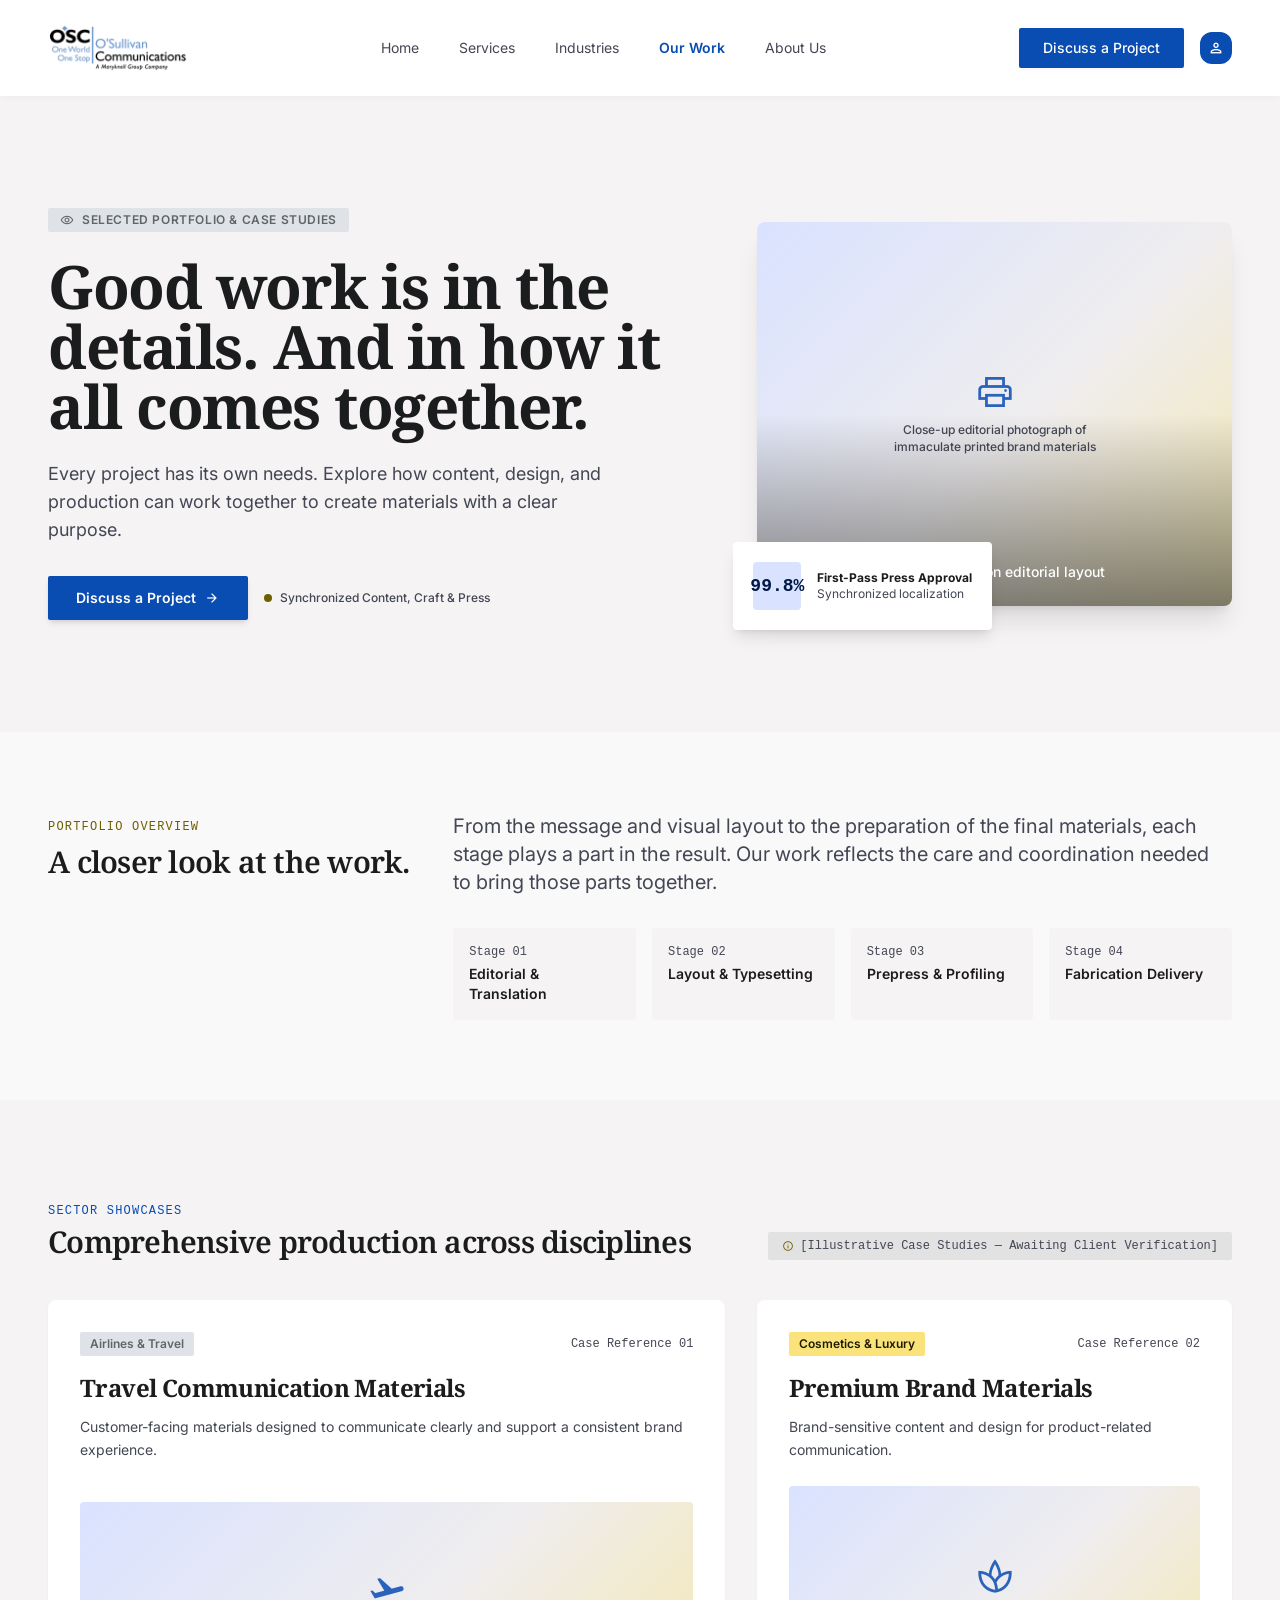
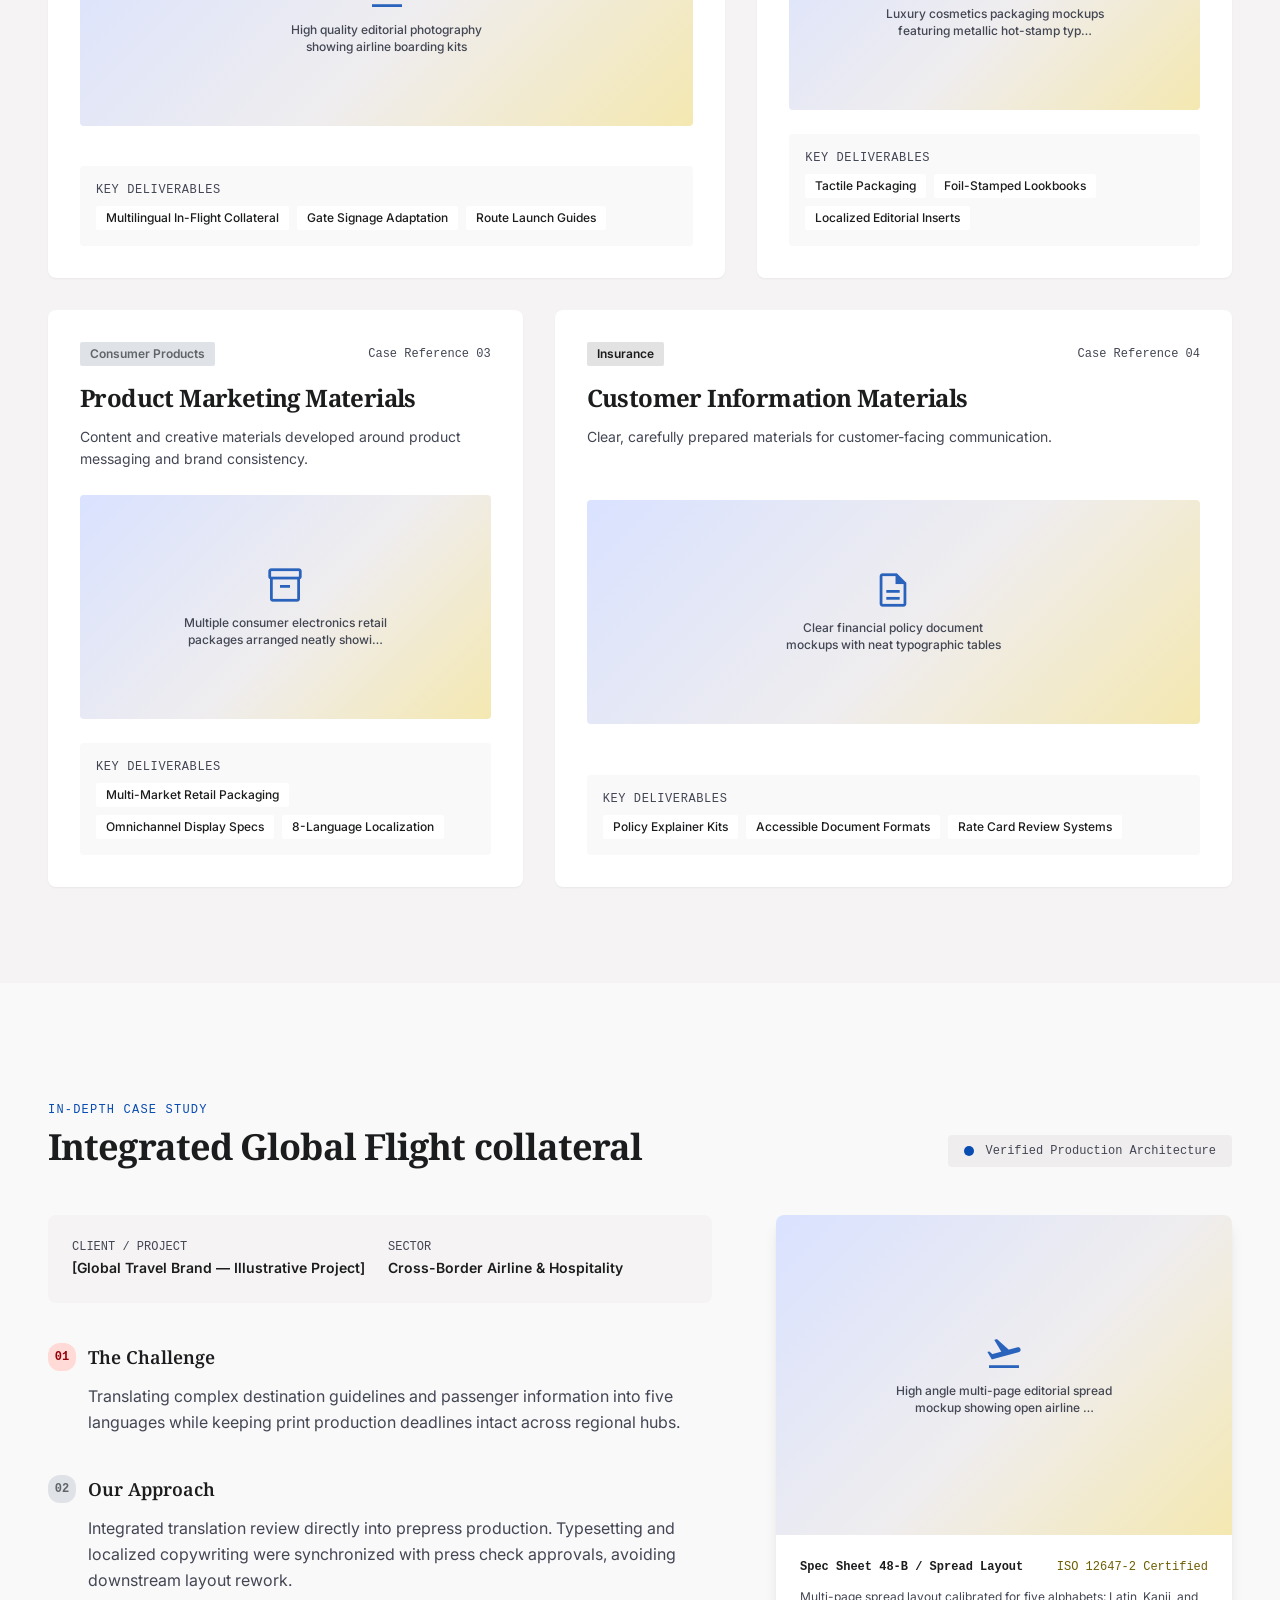
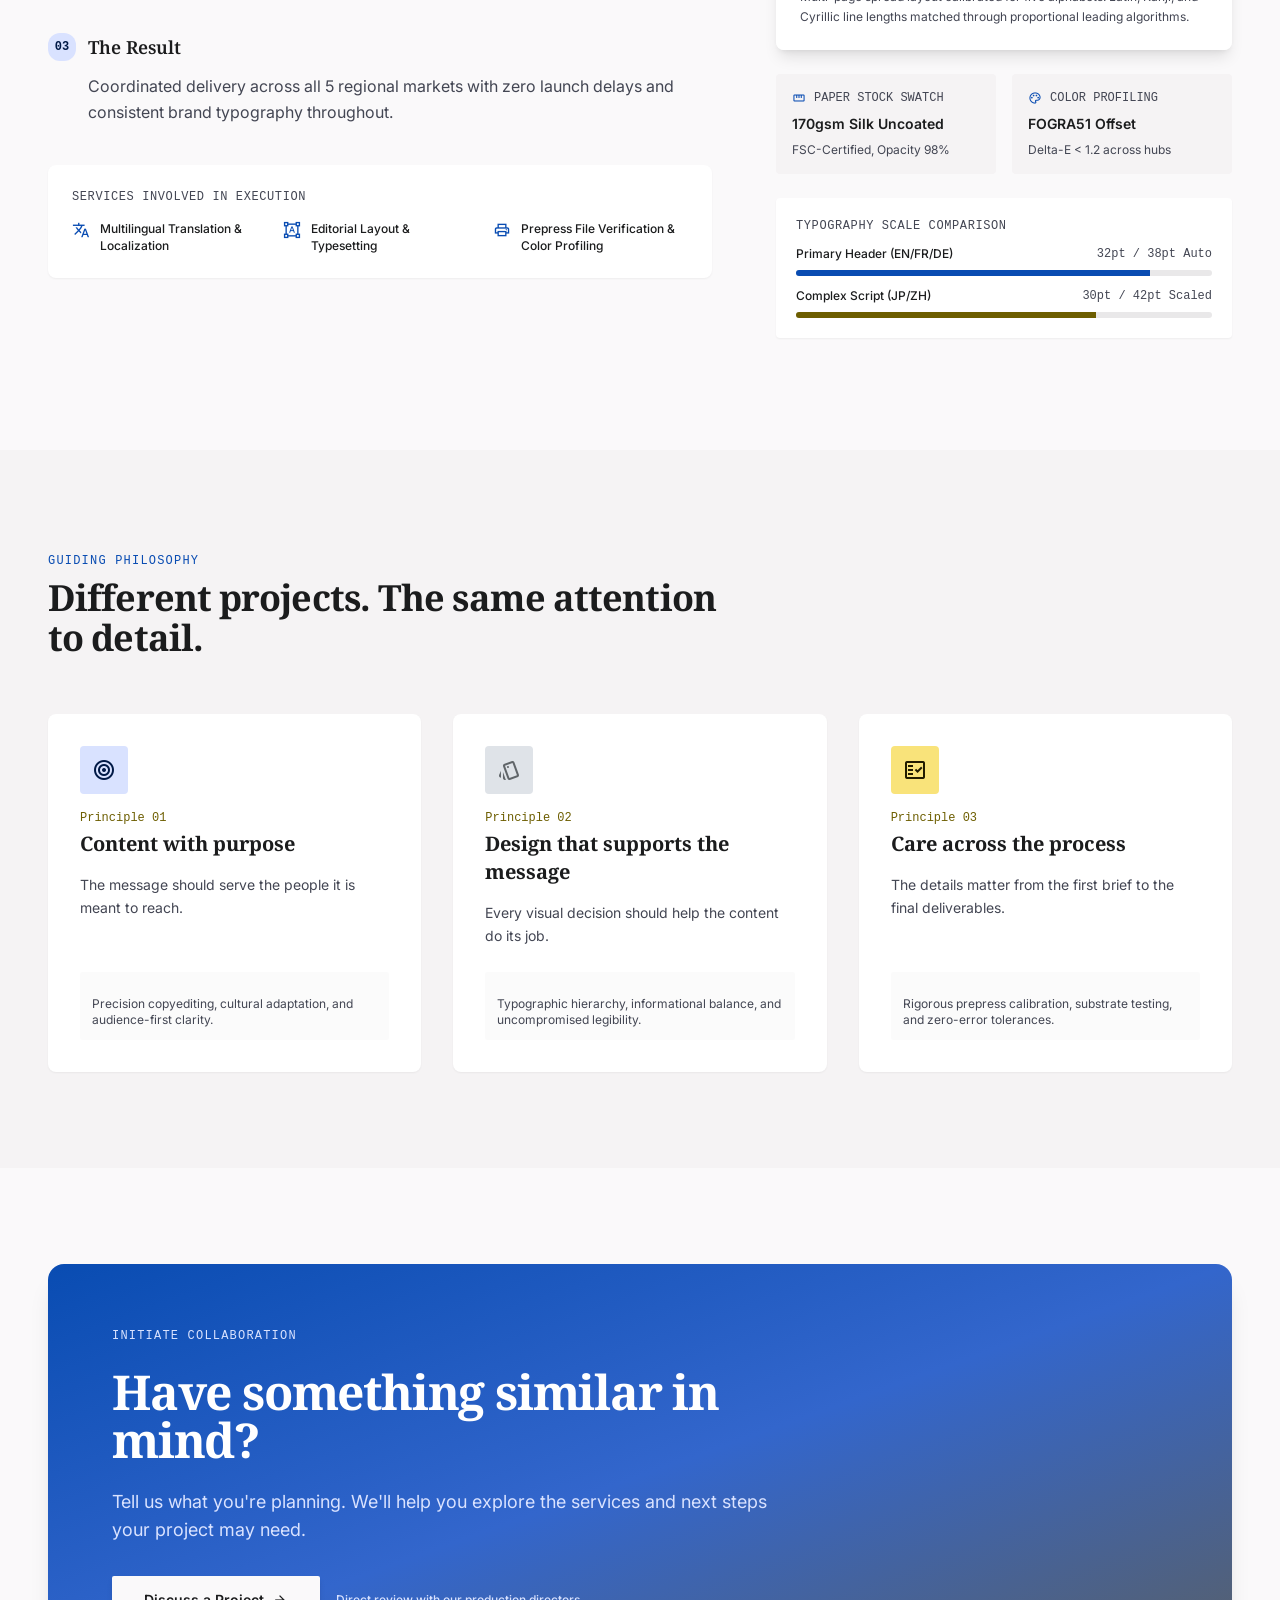
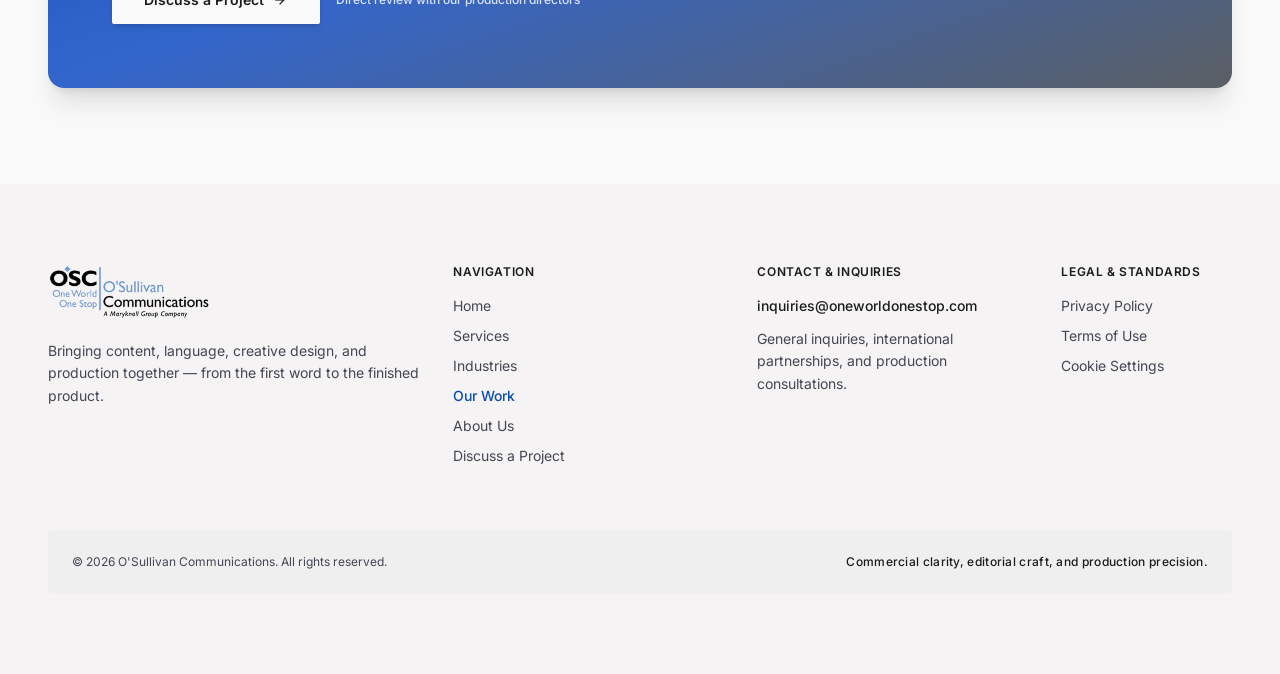
<file: our-work.html>
<!DOCTYPE html>
<html lang="en">
<head>
<meta charset="utf-8">
<meta name="viewport" content="width=device-width, initial-scale=1.0">
<title>Our Work | One World One Stop</title>
<meta name="description" content="One World One Stop brings content, language, creative design and print production together, from the first word to the finished product.">
<link rel="preconnect" href="https://fonts.googleapis.com">
<link rel="preconnect" href="https://fonts.gstatic.com" crossorigin>
<link rel="stylesheet" href="https://fonts.googleapis.com/css2?family=Noto+Serif:wght@400;500;600;700&family=Inter:wght@300;400;500;600;700&family=Public+Sans:wght@400;500;600;700&display=swap">
<link rel="stylesheet" href="https://fonts.googleapis.com/css2?family=Material+Symbols+Outlined:opsz,wght,FILL,GRAD@20..48,100..700,0..1,-50..200&display=block">
<link rel="stylesheet" href="assets/styles.css">
<style>
  html { scroll-behavior: smooth; scroll-padding-top: 96px; overflow-x: clip; }
  body { margin: 0; overflow-x: clip; overscroll-behavior-y: none; }
  img { max-width: 100%; }
  ::-webkit-scrollbar { display: none; }
  html { scrollbar-width: none; }
  .material-symbols-outlined { font-family: 'Material Symbols Outlined'; font-weight: normal; font-style: normal; line-height: 1; letter-spacing: normal; text-transform: none; white-space: nowrap; direction: ltr; -webkit-font-smoothing: antialiased; }
  main > div > :first-child { margin-top: 0 !important; }
  #mobile-menu { transition: opacity .2s ease, transform .2s ease; }
  #mobile-menu[data-open="false"] { opacity: 0; transform: translateY(-8px); pointer-events: none; }
  #mobile-menu[data-open="true"] { opacity: 1; transform: none; }
  a:focus-visible, button:focus-visible { outline: 2px solid #094cb2; outline-offset: 2px; }
  @media (prefers-reduced-motion: reduce) { html { scroll-behavior: auto; } *, *::before, *::after { transition: none !important; animation: none !important; } }
</style>
</head>
<body class="bg-surface font-body text-on-surface min-h-screen flex flex-col antialiased selection:bg-secondary-container selection:text-on-secondary-container">
<header id="site-header" class="fixed top-0 left-0 right-0 z-50 bg-surface-container-lowest/95 backdrop-blur-md shadow-[0_1px_8px_rgba(0,0,0,0.04)]">
  <div class="h-16 sm:h-20 max-w-7xl mx-auto px-4 sm:px-6 lg:px-12 flex items-center justify-between gap-4 lg:gap-8">
    <a class="flex items-center gap-3 group min-w-0" href="index.html" aria-label="O'Sullivan Communications – home">
      <img src="assets/osc-logo.png" alt="OSC One World One Stop – O'Sullivan Communications" width="286" height="98" class="h-10 sm:h-12 w-auto shrink-0">
    </a>
    <nav class="hidden lg:flex items-center gap-8 xl:gap-10" aria-label="Main"><a class="text-sm text-on-surface-variant hover:text-on-surface transition-colors" href="index.html">Home</a><a class="text-sm text-on-surface-variant hover:text-on-surface transition-colors" href="services.html">Services</a><a class="text-sm text-on-surface-variant hover:text-on-surface transition-colors" href="industries.html">Industries</a><a aria-current="page" class="text-sm text-primary font-semibold transition-colors" href="our-work.html">Our Work</a><a class="text-sm text-on-surface-variant hover:text-on-surface transition-colors" href="about.html">About Us</a></nav>
    <div class="flex items-center gap-3 sm:gap-4 shrink-0">
      <a class="hidden sm:inline-flex items-center justify-center px-5 lg:px-6 py-2.5 rounded bg-primary text-on-primary text-sm font-medium hover:bg-primary-container transition-colors shadow-[0_1px_8px_rgba(0,0,0,0.04)]" href="contact.html">Discuss a Project</a>
      <div class="hidden sm:flex w-8 h-8 rounded-full bg-primary items-center justify-center" aria-hidden="true"><span class="material-symbols-outlined text-on-primary text-[18px]">person</span></div>
      <button id="menu-toggle" type="button" class="lg:hidden inline-flex items-center justify-center w-10 h-10 rounded-lg text-on-surface hover:bg-surface-container transition-colors" aria-controls="mobile-menu" aria-expanded="false" aria-label="Open menu">
        <span class="material-symbols-outlined text-2xl" id="menu-icon">menu</span>
      </button>
    </div>
  </div>
  <div id="mobile-menu" data-open="false" class="lg:hidden absolute left-0 right-0 top-full bg-surface-container-lowest shadow-lg max-h-[calc(100vh-4rem)] overflow-y-auto" aria-hidden="true">
    <nav class="max-w-7xl mx-auto px-4 sm:px-6 py-4 flex flex-col gap-1" aria-label="Mobile">
      <a class="flex items-center justify-between px-4 py-3 rounded-lg text-base text-on-surface hover:bg-surface-container-low transition-colors" href="index.html">Home</a><a class="flex items-center justify-between px-4 py-3 rounded-lg text-base text-on-surface hover:bg-surface-container-low transition-colors" href="services.html">Services</a><a class="flex items-center justify-between px-4 py-3 rounded-lg text-base text-on-surface hover:bg-surface-container-low transition-colors" href="industries.html">Industries</a><a aria-current="page" class="flex items-center justify-between px-4 py-3 rounded-lg text-base bg-surface-container text-primary font-semibold transition-colors" href="our-work.html">Our Work</a><a class="flex items-center justify-between px-4 py-3 rounded-lg text-base text-on-surface hover:bg-surface-container-low transition-colors" href="about.html">About Us</a><a class="flex items-center justify-between px-4 py-3 rounded-lg text-base text-on-surface hover:bg-surface-container-low transition-colors" href="contact.html">Contact Us</a>
      <a class="mt-3 inline-flex items-center justify-center gap-2 px-6 py-3.5 rounded bg-primary text-on-primary text-sm font-semibold hover:bg-primary-container transition-colors" href="contact.html">Discuss a Project<span class="material-symbols-outlined text-lg">arrow_forward</span></a>
    </nav>
  </div>
</header>
<main class="w-full pt-16 sm:pt-20 bg-surface flex-1"><div class="flex flex-col w-full">

<!-- SECTION 1: HERO -->
<section class="relative w-full overflow-hidden bg-surface-container-low py-20 lg:py-28">
<div class="max-w-7xl mx-auto px-6 lg:px-12 relative z-10">
<div class="grid grid-cols-1 lg:grid-cols-12 gap-12 lg:gap-8 items-center">
<div class="lg:col-span-7 flex flex-col gap-6">
<div class="inline-flex items-center gap-2 self-start px-3 py-1 rounded bg-secondary-container text-on-secondary-container text-xs font-semibold uppercase tracking-wider">
<span class="material-symbols-outlined text-sm">visibility</span>
            Selected Portfolio &amp; Case Studies
          </div>
<h1 class="text-4xl sm:text-5xl lg:text-6xl font-headline font-bold text-on-surface tracking-tight leading-[1.12]">
            Good work is in the details. And in how it all comes together.
          </h1>
<p class="text-base sm:text-lg text-on-surface-variant max-w-xl leading-relaxed">
            Every project has its own needs. Explore how content, design, and production can work together to create materials with a clear purpose.
          </p>
<div class="pt-2 flex flex-wrap items-center gap-4">
<a class="inline-flex items-center gap-2 px-7 py-3 rounded bg-primary text-on-primary text-sm font-semibold hover:bg-primary-container hover:text-on-primary transition-all shadow-md hover:shadow-lg" href="contact.html">
<span class="">Discuss a Project</span>
<span class="material-symbols-outlined text-base">arrow_forward</span>
</a>
<div class="flex items-center gap-2 text-xs font-medium text-on-surface-variant">
<span class="inline-block w-2 h-2 rounded-full bg-tertiary"></span>
              Synchronized Content, Craft &amp; Press
            </div>
</div>
</div>
<div class="lg:col-span-5 relative">
<div class="relative rounded-xl overflow-hidden shadow-xl bg-surface-container-lowest">
<img class="w-full h-80 sm:h-96 object-cover" data-alt="Close-up editorial photograph of immaculate printed brand materials, foil-stamped swatch books, tactile paper stocks, and multilingual type proofs neatly arranged on an architect studio desk in soft natural morning light with warm violet and neutral studio tones." src="https://lh3.googleusercontent.com/aida-public/[base64]">
<div class="absolute inset-0 bg-gradient-to-t from-inverse-surface/60 via-transparent to-transparent flex items-end p-6">
<div class="flex flex-col text-on-primary">
<span class="text-xs uppercase font-mono tracking-widest text-primary-fixed">Production Detail</span>
<span class="text-sm font-medium">Pre-press calibration &amp; precision editorial layout</span>
</div>
</div>
</div>
<div class="absolute -bottom-6 -left-4 lg:-left-6 bg-surface-container-lowest p-5 rounded-lg shadow-lg hidden sm:flex items-center gap-4">
<div class="w-12 h-12 rounded-lg bg-primary-fixed flex items-center justify-center text-on-primary-fixed font-bold text-lg font-mono">
              99.8%
            </div>
<div>
<p class="text-xs font-bold text-on-surface">First-Pass Press Approval</p>
<p class="text-xs text-on-surface-variant">Synchronized localization</p>
</div>
</div>
</div>
</div>
</div>
</section>
<!-- SECTION 2: INTRODUCTION -->
<section class="w-full py-16 lg:py-20 bg-surface">
<div class="max-w-7xl mx-auto px-6 lg:px-12">
<div class="grid grid-cols-1 lg:grid-cols-12 gap-8 items-start">
<div class="lg:col-span-4">
<span class="text-xs font-mono uppercase tracking-widest text-tertiary">Portfolio Overview</span>
<h2 class="text-2xl sm:text-3xl font-headline font-semibold text-on-surface mt-2 tracking-tight">
            A closer look at the work.
          </h2>
</div>
<div class="lg:col-span-8">
<p class="text-lg sm:text-xl text-on-surface-variant leading-relaxed">
            From the message and visual layout to the preparation of the final materials, each stage plays a part in the result. Our work reflects the care and coordination needed to bring those parts together.
          </p>
<div class="mt-8 grid grid-cols-2 sm:grid-cols-4 gap-4">
<div class="p-4 rounded-lg bg-surface-container-low flex flex-col">
<span class="text-xs font-mono text-on-surface-variant">Stage 01</span>
<span class="text-sm font-semibold text-on-surface mt-1">Editorial &amp; Translation</span>
</div>
<div class="p-4 rounded-lg bg-surface-container-low flex flex-col">
<span class="text-xs font-mono text-on-surface-variant">Stage 02</span>
<span class="text-sm font-semibold text-on-surface mt-1">Layout &amp; Typesetting</span>
</div>
<div class="p-4 rounded-lg bg-surface-container-low flex flex-col">
<span class="text-xs font-mono text-on-surface-variant">Stage 03</span>
<span class="text-sm font-semibold text-on-surface mt-1">Prepress &amp; Profiling</span>
</div>
<div class="p-4 rounded-lg bg-surface-container-low flex flex-col">
<span class="text-xs font-mono text-on-surface-variant">Stage 04</span>
<span class="text-sm font-semibold text-on-surface mt-1">Fabrication Delivery</span>
</div>
</div>
</div>
</div>
</div>
</section>
<!-- SECTION 3: PROJECT GALLERY (PREMIUM ASYMMETRICAL GRID) -->
<section class="w-full py-16 lg:py-24 bg-surface-container-low">
<div class="max-w-7xl mx-auto px-6 lg:px-12">
<div class="flex flex-col sm:flex-row items-start sm:items-end justify-between gap-4 mb-10">
<div>
<span class="text-xs font-mono uppercase tracking-widest text-primary">Sector Showcases</span>
<h3 class="text-2xl sm:text-3xl font-headline font-semibold text-on-surface mt-1 tracking-tight">
            Comprehensive production across disciplines
          </h3>
</div>
<div class="px-3.5 py-1.5 rounded bg-surface-container-highest text-on-surface-variant text-xs font-mono flex items-center gap-1.5">
<span class="material-symbols-outlined text-xs text-tertiary">info</span>
          [Illustrative Case Studies — Awaiting Client Verification]
        </div>
</div>
<!-- Asymmetric Bento Grid -->
<div class="grid grid-cols-1 lg:grid-cols-12 gap-6 lg:gap-8">
<!-- Card 1: Airlines & Travel (Large format) -->
<div class="lg:col-span-7 rounded-xl bg-surface-container-lowest p-6 sm:p-8 shadow-sm hover:shadow-md transition-shadow flex flex-col justify-between">
<div>
<div class="flex flex-wrap items-center justify-between gap-2 mb-4">
<span class="text-xs font-semibold px-2.5 py-1 rounded bg-secondary-container text-on-secondary-container">Airlines &amp; Travel</span>
<span class="text-xs font-mono text-on-surface-variant">Case Reference 01</span>
</div>
<h4 class="text-2xl font-headline font-bold text-on-surface tracking-tight">
              Travel Communication Materials
            </h4>
<p class="text-sm text-on-surface-variant mt-3 leading-relaxed">
              Customer-facing materials designed to communicate clearly and support a consistent brand experience.
            </p>
</div>
<div class="my-6 rounded-lg overflow-hidden bg-surface-container">
<img class="w-full h-56 object-cover" data-alt="High quality editorial photography showing airline boarding kits, multilingual passenger safety guides, passport wallets, and premium airport terminal signage mockups with crisp deep purple and gold accents laid flat on a neutral background." src="https://lh3.googleusercontent.com/aida-public/[base64]">
</div>
<div class="pt-4 bg-surface-container-low/50 rounded-lg p-4">
<span class="text-xs font-mono uppercase tracking-wider text-on-surface-variant block mb-2">Key Deliverables</span>
<div class="flex flex-wrap gap-2">
<span class="text-xs px-2.5 py-1 rounded bg-surface-container-lowest text-on-surface font-medium">Multilingual In-Flight Collateral</span>
<span class="text-xs px-2.5 py-1 rounded bg-surface-container-lowest text-on-surface font-medium">Gate Signage Adaptation</span>
<span class="text-xs px-2.5 py-1 rounded bg-surface-container-lowest text-on-surface font-medium">Route Launch Guides</span>
</div>
</div>
</div>
<!-- Card 2: Cosmetics & Luxury -->
<div class="lg:col-span-5 rounded-xl bg-surface-container-lowest p-6 sm:p-8 shadow-sm hover:shadow-md transition-shadow flex flex-col justify-between">
<div>
<div class="flex flex-wrap items-center justify-between gap-2 mb-4">
<span class="text-xs font-semibold px-2.5 py-1 rounded bg-tertiary-fixed text-on-tertiary-fixed">Cosmetics &amp; Luxury</span>
<span class="text-xs font-mono text-on-surface-variant">Case Reference 02</span>
</div>
<h4 class="text-2xl font-headline font-bold text-on-surface tracking-tight">
              Premium Brand Materials
            </h4>
<p class="text-sm text-on-surface-variant mt-3 leading-relaxed">
              Brand-sensitive content and design for product-related communication.
            </p>
</div>
<div class="my-6 rounded-lg overflow-hidden bg-surface-container">
<img class="w-full h-56 object-cover" data-alt="Luxury cosmetics packaging mockups featuring metallic hot-stamp typography, heavy textured linen paper box sleeves, and multilingual ingredient accordions shot in cinematic studio lighting with subtle gold reflections." src="https://lh3.googleusercontent.com/aida-public/[base64]">
</div>
<div class="pt-4 bg-surface-container-low/50 rounded-lg p-4">
<span class="text-xs font-mono uppercase tracking-wider text-on-surface-variant block mb-2">Key Deliverables</span>
<div class="flex flex-wrap gap-2">
<span class="text-xs px-2.5 py-1 rounded bg-surface-container-lowest text-on-surface font-medium">Tactile Packaging</span>
<span class="text-xs px-2.5 py-1 rounded bg-surface-container-lowest text-on-surface font-medium">Foil-Stamped Lookbooks</span>
<span class="text-xs px-2.5 py-1 rounded bg-surface-container-lowest text-on-surface font-medium">Localized Editorial Inserts</span>
</div>
</div>
</div>
<!-- Card 3: Consumer Products -->
<div class="lg:col-span-5 rounded-xl bg-surface-container-lowest p-6 sm:p-8 shadow-sm hover:shadow-md transition-shadow flex flex-col justify-between">
<div>
<div class="flex flex-wrap items-center justify-between gap-2 mb-4">
<span class="text-xs font-semibold px-2.5 py-1 rounded bg-secondary-container text-on-secondary-container">Consumer Products</span>
<span class="text-xs font-mono text-on-surface-variant">Case Reference 03</span>
</div>
<h4 class="text-2xl font-headline font-bold text-on-surface tracking-tight">
              Product Marketing Materials
            </h4>
<p class="text-sm text-on-surface-variant mt-3 leading-relaxed">
              Content and creative materials developed around product messaging and brand consistency.
            </p>
</div>
<div class="my-6 rounded-lg overflow-hidden bg-surface-container">
<img class="w-full h-56 object-cover" data-alt="Multiple consumer electronics retail packages arranged neatly showing harmonized typography in 8 languages, barcode regulatory labeling, and shelf display cards in a bright modern environment." src="https://lh3.googleusercontent.com/aida-public/[base64]">
</div>
<div class="pt-4 bg-surface-container-low/50 rounded-lg p-4">
<span class="text-xs font-mono uppercase tracking-wider text-on-surface-variant block mb-2">Key Deliverables</span>
<div class="flex flex-wrap gap-2">
<span class="text-xs px-2.5 py-1 rounded bg-surface-container-lowest text-on-surface font-medium">Multi-Market Retail Packaging</span>
<span class="text-xs px-2.5 py-1 rounded bg-surface-container-lowest text-on-surface font-medium">Omnichannel Display Specs</span>
<span class="text-xs px-2.5 py-1 rounded bg-surface-container-lowest text-on-surface font-medium">8-Language Localization</span>
</div>
</div>
</div>
<!-- Card 4: Insurance (Large format) -->
<div class="lg:col-span-7 rounded-xl bg-surface-container-lowest p-6 sm:p-8 shadow-sm hover:shadow-md transition-shadow flex flex-col justify-between">
<div>
<div class="flex flex-wrap items-center justify-between gap-2 mb-4">
<span class="text-xs font-semibold px-2.5 py-1 rounded bg-surface-container-highest text-on-surface">Insurance</span>
<span class="text-xs font-mono text-on-surface-variant">Case Reference 04</span>
</div>
<h4 class="text-2xl font-headline font-bold text-on-surface tracking-tight">
              Customer Information Materials
            </h4>
<p class="text-sm text-on-surface-variant mt-3 leading-relaxed">
              Clear, carefully prepared materials for customer-facing communication.
            </p>
</div>
<div class="my-6 rounded-lg overflow-hidden bg-surface-container">
<img class="w-full h-56 object-cover" data-alt="Clear financial policy document mockups with neat typographic tables, highlighted data graphics, easy-to-read infographics, and spiral bound customer guides on a clean desk." src="https://lh3.googleusercontent.com/aida-public/[base64]">
</div>
<div class="pt-4 bg-surface-container-low/50 rounded-lg p-4">
<span class="text-xs font-mono uppercase tracking-wider text-on-surface-variant block mb-2">Key Deliverables</span>
<div class="flex flex-wrap gap-2">
<span class="text-xs px-2.5 py-1 rounded bg-surface-container-lowest text-on-surface font-medium">Policy Explainer Kits</span>
<span class="text-xs px-2.5 py-1 rounded bg-surface-container-lowest text-on-surface font-medium">Accessible Document Formats</span>
<span class="text-xs px-2.5 py-1 rounded bg-surface-container-lowest text-on-surface font-medium">Rate Card Review Systems</span>
</div>
</div>
</div>
</div>
</div>
</section>
<!-- SECTION 4: FEATURED CASE STUDY TEMPLATE (FULL EDITORIAL DEEP-DIVE) -->
<section class="w-full py-20 lg:py-28 bg-surface">
<div class="max-w-7xl mx-auto px-6 lg:px-12">
<!-- Section Tag & Title -->
<div class="flex flex-col md:flex-row md:items-end justify-between gap-4 pb-12">
<div>
<span class="text-xs font-mono uppercase tracking-widest text-primary">In-Depth Case Study</span>
<h2 class="text-3xl sm:text-4xl font-headline font-bold text-on-surface mt-2 tracking-tight">
            Integrated Global Flight collateral
          </h2>
</div>
<div class="flex items-center gap-3 text-xs font-mono text-on-surface-variant bg-surface-container px-4 py-2 rounded-lg">
<span class="w-2.5 h-2.5 rounded-full bg-primary animate-pulse"></span>
<span class="">Verified Production Architecture</span>
</div>
</div>
<!-- 2-Column Editorial Breakdown -->
<div class="grid grid-cols-1 lg:grid-cols-12 gap-12 lg:gap-16 items-start">
<!-- Left Column: Editorial narrative & deliverables -->
<div class="lg:col-span-7 flex flex-col gap-10">
<!-- Overview block -->
<div class="p-6 rounded-xl bg-surface-container-low flex flex-col gap-4">
<div class="grid grid-cols-1 sm:grid-cols-2 gap-4">
<div>
<span class="text-xs font-mono uppercase text-on-surface-variant block">Client / Project</span>
<span class="text-sm font-semibold text-on-surface">[Global Travel Brand — Illustrative Project]</span>
</div>
<div>
<span class="text-xs font-mono uppercase text-on-surface-variant block">Sector</span>
<span class="text-sm font-semibold text-on-surface">Cross-Border Airline &amp; Hospitality</span>
</div>
</div>
</div>
<!-- The Challenge -->
<div class="flex flex-col gap-3">
<div class="flex items-center gap-3">
<span class="flex items-center justify-center w-7 h-7 rounded-full bg-error-container text-on-error-container text-xs font-bold font-mono">01</span>
<h3 class="text-lg font-headline font-semibold text-on-surface">The Challenge</h3>
</div>
<p class="text-base text-on-surface-variant leading-relaxed pl-0 sm:pl-10">
              Translating complex destination guidelines and passenger information into five languages while keeping print production deadlines intact across regional hubs.
            </p>
</div>
<!-- Our Approach -->
<div class="flex flex-col gap-3">
<div class="flex items-center gap-3">
<span class="flex items-center justify-center w-7 h-7 rounded-full bg-secondary-container text-on-secondary-container text-xs font-bold font-mono">02</span>
<h3 class="text-lg font-headline font-semibold text-on-surface">Our Approach</h3>
</div>
<p class="text-base text-on-surface-variant leading-relaxed pl-0 sm:pl-10">
              Integrated translation review directly into prepress production. Typesetting and localized copywriting were synchronized with press check approvals, avoiding downstream layout rework.
            </p>
</div>
<!-- The Result -->
<div class="flex flex-col gap-3">
<div class="flex items-center gap-3">
<span class="flex items-center justify-center w-7 h-7 rounded-full bg-primary-fixed text-on-primary-fixed text-xs font-bold font-mono">03</span>
<h3 class="text-lg font-headline font-semibold text-on-surface">The Result</h3>
</div>
<p class="text-base text-on-surface-variant leading-relaxed pl-0 sm:pl-10">
              Coordinated delivery across all 5 regional markets with zero launch delays and consistent brand typography throughout.
            </p>
</div>
<!-- Services Involved -->
<div class="pt-6 bg-surface-container-lowest p-6 rounded-xl shadow-sm">
<span class="text-xs font-mono uppercase tracking-wider text-on-surface-variant block mb-4">Services Involved in Execution</span>
<div class="grid grid-cols-1 sm:grid-cols-3 gap-4">
<div class="flex items-start gap-2.5">
<span class="material-symbols-outlined text-primary text-lg shrink-0">translate</span>
<span class="text-xs font-medium text-on-surface leading-snug">Multilingual Translation &amp; Localization</span>
</div>
<div class="flex items-start gap-2.5">
<span class="material-symbols-outlined text-primary text-lg shrink-0">format_shapes</span>
<span class="text-xs font-medium text-on-surface leading-snug">Editorial Layout &amp; Typesetting</span>
</div>
<div class="flex items-start gap-2.5">
<span class="material-symbols-outlined text-primary text-lg shrink-0">print</span>
<span class="text-xs font-medium text-on-surface leading-snug">Prepress File Verification &amp; Color Profiling</span>
</div>
</div>
</div>
</div>
<!-- Right Column: Rich Visual Specs & Swatches Mockup -->
<div class="lg:col-span-5 flex flex-col gap-6">
<div class="rounded-xl overflow-hidden shadow-lg bg-surface-container-lowest">
<img class="w-full h-80 object-cover" data-alt="High angle multi-page editorial spread mockup showing open airline destination handbook with typography comparison columns in English, French, Japanese, German, and Spanish with color swatches and paper stock samples laid out beside it." src="https://lh3.googleusercontent.com/aida-public/[base64]">
<div class="p-6 bg-surface-container-lowest">
<div class="flex flex-wrap items-center justify-between gap-2 pb-3">
<span class="text-xs font-mono font-semibold text-on-surface">Spec Sheet 48-B / Spread Layout</span>
<span class="text-xs font-mono text-tertiary">ISO 12647-2 Certified</span>
</div>
<p class="text-xs text-on-surface-variant leading-relaxed">
                Multi-page spread layout calibrated for five alphabets: Latin, Kanji, and Cyrillic line lengths matched through proportional leading algorithms.
              </p>
</div>
</div>
<!-- Spec cards grid -->
<div class="grid grid-cols-1 sm:grid-cols-2 gap-4">
<div class="p-4 rounded-lg bg-surface-container-low flex flex-col gap-2">
<div class="flex items-center gap-2">
<span class="material-symbols-outlined text-sm text-primary">straighten</span>
<span class="text-xs font-mono uppercase text-on-surface-variant">Paper Stock Swatch</span>
</div>
<span class="text-sm font-semibold text-on-surface">170gsm Silk Uncoated</span>
<span class="text-xs text-on-surface-variant">FSC-Certified, Opacity 98%</span>
</div>
<div class="p-4 rounded-lg bg-surface-container-low flex flex-col gap-2">
<div class="flex items-center gap-2">
<span class="material-symbols-outlined text-sm text-primary">palette</span>
<span class="text-xs font-mono uppercase text-on-surface-variant">Color Profiling</span>
</div>
<span class="text-sm font-semibold text-on-surface">FOGRA51 Offset</span>
<span class="text-xs text-on-surface-variant">Delta-E &lt; 1.2 across hubs</span>
</div>
</div>
<!-- Visual Typography Comparison Scale -->
<div class="p-5 rounded-lg bg-surface-container-lowest shadow-sm flex flex-col gap-3">
<span class="text-xs font-mono uppercase tracking-wider text-on-surface-variant">Typography Scale Comparison</span>
<div class="space-y-2 text-xs">
<div class="flex items-center justify-between gap-3">
<span class="font-medium text-on-surface">Primary Header (EN/FR/DE)</span>
<span class="font-mono text-on-surface-variant">32pt / 38pt Auto</span>
</div>
<div class="w-full bg-surface-container-high h-1.5 rounded-full overflow-hidden">
<div class="bg-primary h-full w-[85%]"></div>
</div>
<div class="flex items-center justify-between gap-3 pt-1">
<span class="font-medium text-on-surface">Complex Script (JP/ZH)</span>
<span class="font-mono text-on-surface-variant">30pt / 42pt Scaled</span>
</div>
<div class="w-full bg-surface-container-high h-1.5 rounded-full overflow-hidden">
<div class="bg-tertiary h-full w-[72%]"></div>
</div>
</div>
</div>
</div>
</div>
</div>
</section>
<!-- SECTION 5: WHAT CONNECTS THE WORK -->
<section class="w-full py-20 lg:py-24 bg-surface-container-low">
<div class="max-w-7xl mx-auto px-6 lg:px-12">
<div class="max-w-2xl mb-14">
<span class="text-xs font-mono uppercase tracking-widest text-primary">Guiding Philosophy</span>
<h2 class="text-3xl sm:text-4xl font-headline font-bold text-on-surface mt-2 tracking-tight">
          Different projects. The same attention to detail.
        </h2>
</div>
<div class="grid grid-cols-1 md:grid-cols-3 gap-8">
<!-- Principle 1 -->
<div class="rounded-xl bg-surface-container-lowest p-8 shadow-sm flex flex-col justify-between hover:shadow-md transition-shadow">
<div class="flex flex-col gap-4">
<div class="w-12 h-12 rounded-lg bg-primary-fixed flex items-center justify-center text-on-primary-fixed">
<span class="material-symbols-outlined text-2xl">target</span>
</div>
<div class="flex flex-wrap items-baseline gap-x-2 gap-y-1">
<span class="text-xs font-mono text-tertiary">Principle 01</span>
<h3 class="text-xl font-headline font-bold text-on-surface">Content with purpose</h3>
</div>
<p class="text-sm text-on-surface-variant leading-relaxed">
              The message should serve the people it is meant to reach.
            </p>
</div>
<div class="pt-6 mt-6 bg-surface-container-low/40 rounded p-3 text-xs text-on-surface-variant">
            Precision copyediting, cultural adaptation, and audience-first clarity.
          </div>
</div>
<!-- Principle 2 -->
<div class="rounded-xl bg-surface-container-lowest p-8 shadow-sm flex flex-col justify-between hover:shadow-md transition-shadow">
<div class="flex flex-col gap-4">
<div class="w-12 h-12 rounded-lg bg-secondary-container flex items-center justify-center text-on-secondary-container">
<span class="material-symbols-outlined text-2xl">style</span>
</div>
<div class="flex flex-wrap items-baseline gap-x-2 gap-y-1">
<span class="text-xs font-mono text-tertiary">Principle 02</span>
<h3 class="text-xl font-headline font-bold text-on-surface">Design that supports the message</h3>
</div>
<p class="text-sm text-on-surface-variant leading-relaxed">
              Every visual decision should help the content do its job.
            </p>
</div>
<div class="pt-6 mt-6 bg-surface-container-low/40 rounded p-3 text-xs text-on-surface-variant">
            Typographic hierarchy, informational balance, and uncompromised legibility.
          </div>
</div>
<!-- Principle 3 -->
<div class="rounded-xl bg-surface-container-lowest p-8 shadow-sm flex flex-col justify-between hover:shadow-md transition-shadow">
<div class="flex flex-col gap-4">
<div class="w-12 h-12 rounded-lg bg-tertiary-fixed flex items-center justify-center text-on-tertiary-fixed">
<span class="material-symbols-outlined text-2xl">fact_check</span>
</div>
<div class="flex flex-wrap items-baseline gap-x-2 gap-y-1">
<span class="text-xs font-mono text-tertiary">Principle 03</span>
<h3 class="text-xl font-headline font-bold text-on-surface">Care across the process</h3>
</div>
<p class="text-sm text-on-surface-variant leading-relaxed">
              The details matter from the first brief to the final deliverables.
            </p>
</div>
<div class="pt-6 mt-6 bg-surface-container-low/40 rounded p-3 text-xs text-on-surface-variant">
            Rigorous prepress calibration, substrate testing, and zero-error tolerances.
          </div>
</div>
</div>
</div>
</section>
<!-- SECTION 6: CLOSING CTA -->
<section class="w-full py-20 lg:py-24 bg-surface">
<div class="max-w-7xl mx-auto px-6 lg:px-12">
<div class="rounded-2xl bg-gradient-to-br from-primary via-primary-container to-secondary p-6 sm:p-14 lg:p-16 text-on-primary shadow-xl relative overflow-hidden">
<div class="relative z-10 max-w-2xl flex flex-col gap-6">
<span class="text-xs font-mono uppercase tracking-widest text-primary-fixed">Initiate Collaboration</span>
<h2 class="text-3xl sm:text-4xl lg:text-5xl font-headline font-bold tracking-tight text-on-primary leading-tight">
            Have something similar in mind?
          </h2>
<p class="text-base sm:text-lg text-primary-fixed leading-relaxed">
            Tell us what you're planning. We'll help you explore the services and next steps your project may need.
          </p>
<div class="pt-2 flex flex-wrap items-center gap-4">
<a class="inline-flex items-center gap-2 px-8 py-3.5 rounded bg-surface text-on-surface text-sm font-semibold hover:bg-surface-bright transition-all shadow-md hover:shadow-lg" href="contact.html">
<span class="">Discuss a Project</span>
<span class="material-symbols-outlined text-base">arrow_forward</span>
</a>
<span class="text-xs text-primary-fixed font-medium">Direct review with our production directors</span>
</div>
</div>
</div>
</div>
</section>
</div></main>
<footer class="w-full bg-surface-container-low mt-auto">
  <div class="max-w-7xl mx-auto px-6 lg:px-12 py-14 lg:py-20">
    <div class="grid grid-cols-1 sm:grid-cols-2 lg:grid-cols-12 gap-10 lg:gap-8">
      <div class="sm:col-span-2 lg:col-span-4 flex flex-col gap-5">
        <a class="flex items-center gap-3" href="index.html"><img src="assets/osc-logo.png" alt="OSC One World One Stop – O'Sullivan Communications" width="286" height="98" class="h-14 w-auto"></a>
        <p class="text-sm leading-relaxed text-on-surface-variant max-w-sm">Bringing content, language, creative design, and production together — from the first word to the finished product.</p>
      </div>
      <div class="lg:col-span-3 flex flex-col gap-4">
        <span class="text-xs font-semibold tracking-wider uppercase text-on-surface">Navigation</span>
        <nav class="flex flex-col gap-2.5" aria-label="Footer"><a class="text-sm text-on-surface-variant hover:text-on-surface transition-colors" href="index.html">Home</a><a class="text-sm text-on-surface-variant hover:text-on-surface transition-colors" href="services.html">Services</a><a class="text-sm text-on-surface-variant hover:text-on-surface transition-colors" href="industries.html">Industries</a><a aria-current="page" class="text-sm text-primary font-medium transition-colors" href="our-work.html">Our Work</a><a class="text-sm text-on-surface-variant hover:text-on-surface transition-colors" href="about.html">About Us</a><a class="text-sm text-on-surface-variant hover:text-on-surface transition-colors" href="contact.html">Discuss a Project</a></nav>
      </div>
      <div class="lg:col-span-3 flex flex-col gap-4">
        <span class="text-xs font-semibold tracking-wider uppercase text-on-surface">Contact &amp; Inquiries</span>
        <div class="flex flex-col gap-3 text-sm text-on-surface-variant">
          <a class="text-on-surface hover:text-primary transition-colors font-medium break-all" href="mailto:inquiries@oneworldonestop.com">inquiries@oneworldonestop.com</a>
          <p class="leading-relaxed">General inquiries, international partnerships, and production consultations.</p>
        </div>
      </div>
      <div class="lg:col-span-2 flex flex-col gap-4">
        <span class="text-xs font-semibold tracking-wider uppercase text-on-surface">Legal &amp; Standards</span>
        <div class="flex flex-col gap-2.5 text-sm">
          <a class="text-on-surface-variant hover:text-on-surface transition-colors" href="#">Privacy Policy</a>
          <a class="text-on-surface-variant hover:text-on-surface transition-colors" href="#">Terms of Use</a>
          <a class="text-on-surface-variant hover:text-on-surface transition-colors" href="#">Cookie Settings</a>
        </div>
      </div>
    </div>
    <div class="mt-12 lg:mt-16 bg-surface-container-high/40 rounded-lg p-6 flex flex-col sm:flex-row items-center justify-between gap-3 text-xs text-on-surface-variant text-center sm:text-left">
      <p>© 2026 O'Sullivan Communications. All rights reserved.</p>
      <p class="font-medium text-on-surface tracking-wide">Commercial clarity, editorial craft, and production precision.</p>
    </div>
  </div>
</footer>
<script>
(function () {
  var btn = document.getElementById('menu-toggle');
  var menu = document.getElementById('mobile-menu');
  var icon = document.getElementById('menu-icon');
  if (!btn || !menu) return;
  function setOpen(open) {
    menu.setAttribute('data-open', open ? 'true' : 'false');
    menu.setAttribute('aria-hidden', open ? 'false' : 'true');
    btn.setAttribute('aria-expanded', open ? 'true' : 'false');
    btn.setAttribute('aria-label', open ? 'Close menu' : 'Open menu');
    icon.textContent = open ? 'close' : 'menu';
  }
  btn.addEventListener('click', function () { setOpen(menu.getAttribute('data-open') !== 'true'); });
  menu.addEventListener('click', function (e) { if (e.target.closest('a')) setOpen(false); });
  document.addEventListener('keydown', function (e) { if (e.key === 'Escape') setOpen(false); });
  document.addEventListener('click', function (e) { if (!e.target.closest('#site-header')) setOpen(false); });
  window.addEventListener('resize', function () { if (window.innerWidth >= 1024) setOpen(false); });
})();
</script>

<script>
(function () {
  var icons = [[/airline|flight|travel|boarding|passenger/i,'flight_takeoff'],[/cosmetic|skincare|perfume|luxury|beauty/i,'spa'],
               [/consumer|retail|fmcg|electronics|supermarket/i,'inventory_2'],[/insurance|financial|policy/i,'description'],
               [/press|print|proof|lithograph/i,'print'],[/typograph|multilingual|copy/i,'translate']];
  function iconFor(t){ for (var i=0;i<icons.length;i++) if (icons[i][0].test(t)) return icons[i][1]; return 'palette'; }
  function label(t){ var s=(t||'').split(/[,.:]/)[0].trim(); return s.length>70 ? s.slice(0,67)+'…' : s; }
  function placeholder(t){
    var d=document.createElement('div');
    d.setAttribute('role','img'); d.setAttribute('aria-label', label(t) || 'Image');
    d.style.cssText='display:flex;flex-direction:column;align-items:center;justify-content:center;gap:10px;padding:20px;text-align:center;'+
      'background:linear-gradient(135deg,#d9e2ff 0%,#efedee 55%,#f9e37a 140%);color:#094cb2;min-height:100%;';
    d.innerHTML='<span class="material-symbols-outlined" style="font-size:40px;opacity:.85">'+iconFor(t)+'</span>'+
      '<span style="font:500 12px/1.4 Inter,system-ui,sans-serif;color:#434653;max-width:28ch">'+label(t)+'</span>';
    return d;
  }
  function swap(img){
    if (img.dataset.fallback) return; img.dataset.fallback='1';
    var d=placeholder(img.getAttribute('data-alt')||img.alt);
    d.className=img.className; d.classList.remove('object-cover');
    if (!/\bh-(\d|full|auto|\[)/.test(img.className) && !/aspect-/.test(img.className)) d.style.minHeight='14rem';
    img.replaceWith(d);
  }
  document.querySelectorAll('img').forEach(function(img){
    if (img.complete && img.naturalWidth===0) swap(img); else img.addEventListener('error', function(){ swap(img); });
  });
  document.querySelectorAll('[style*="background-image"]').forEach(function(el){
    var m=el.style.backgroundImage.match(/url\(["']?(.*?)["']?\)/); if(!m) return;
    var t=new Image(); t.onerror=function(){ var p=placeholder(el.getAttribute('data-alt')); el.style.backgroundImage='none'; el.appendChild(p); p.style.height='100%'; }; t.src=m[1];
  });
})();
</script>
</body>
</html>
</file>
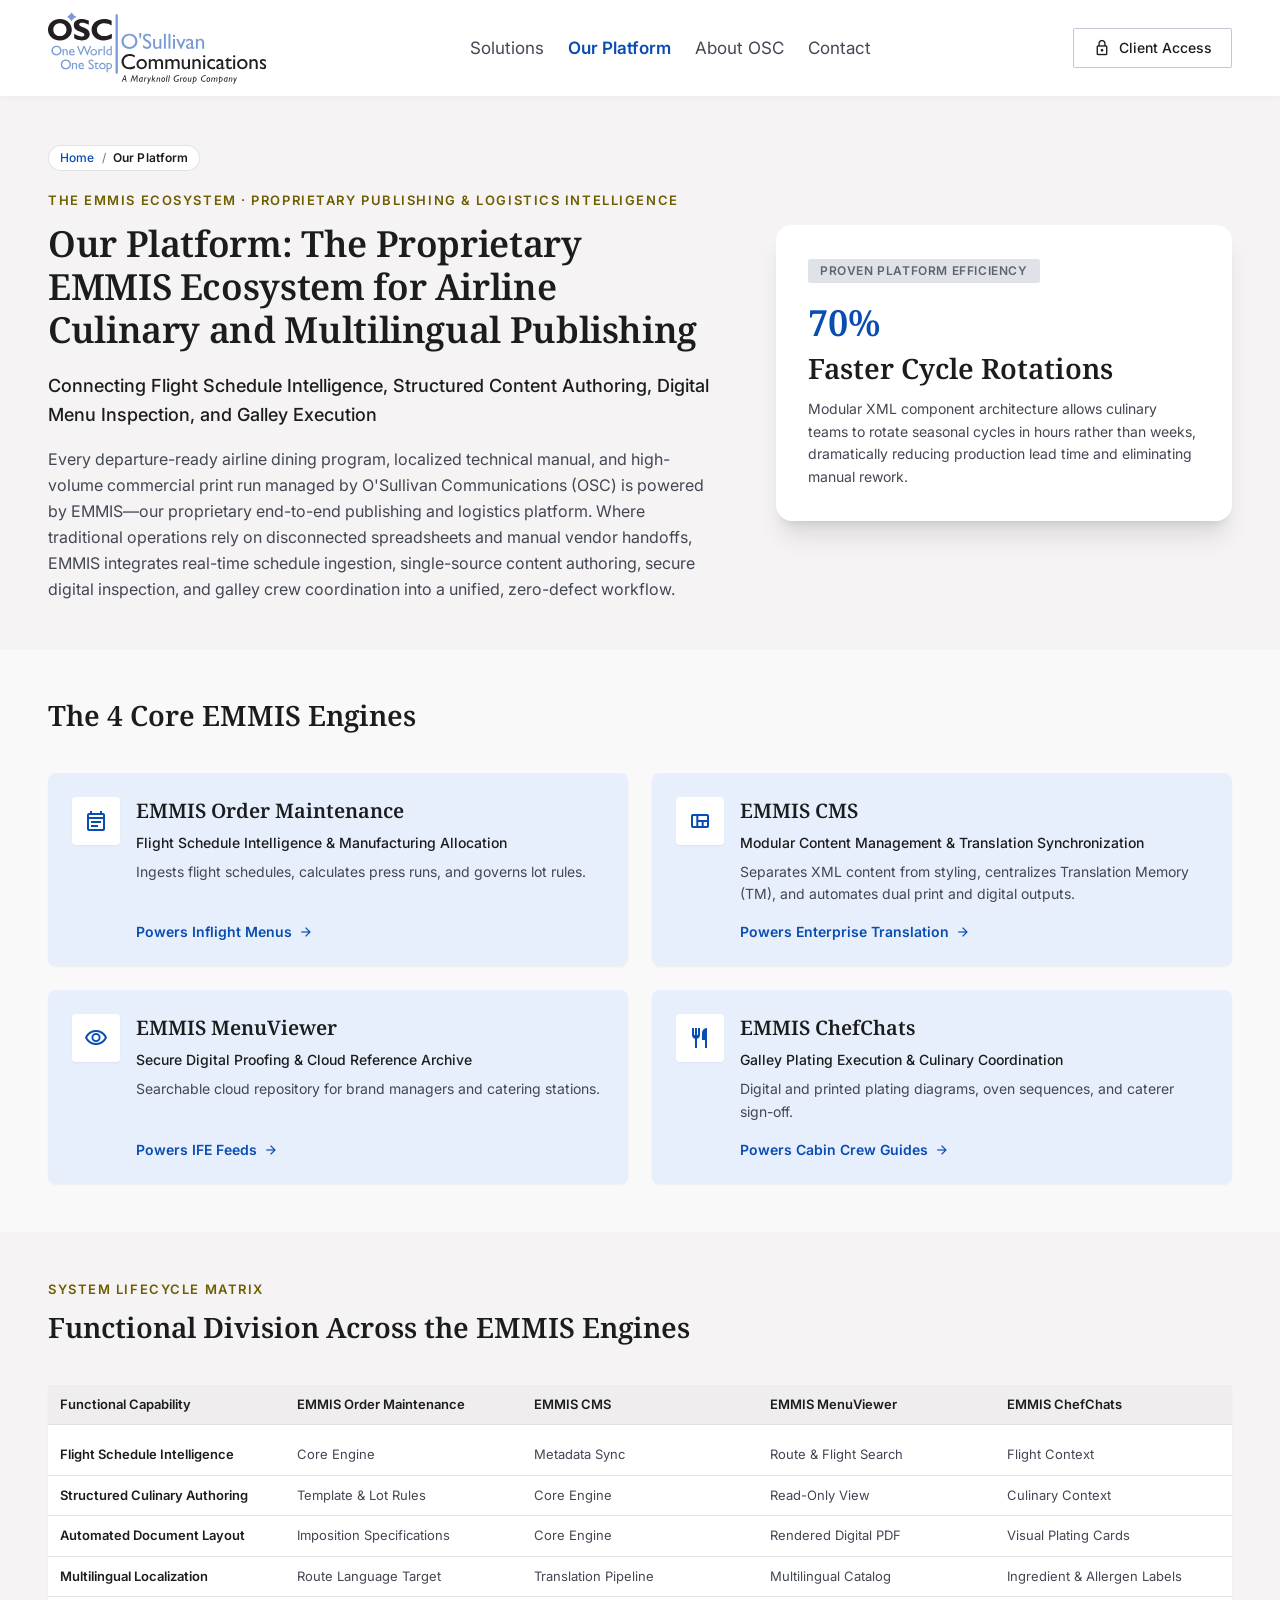
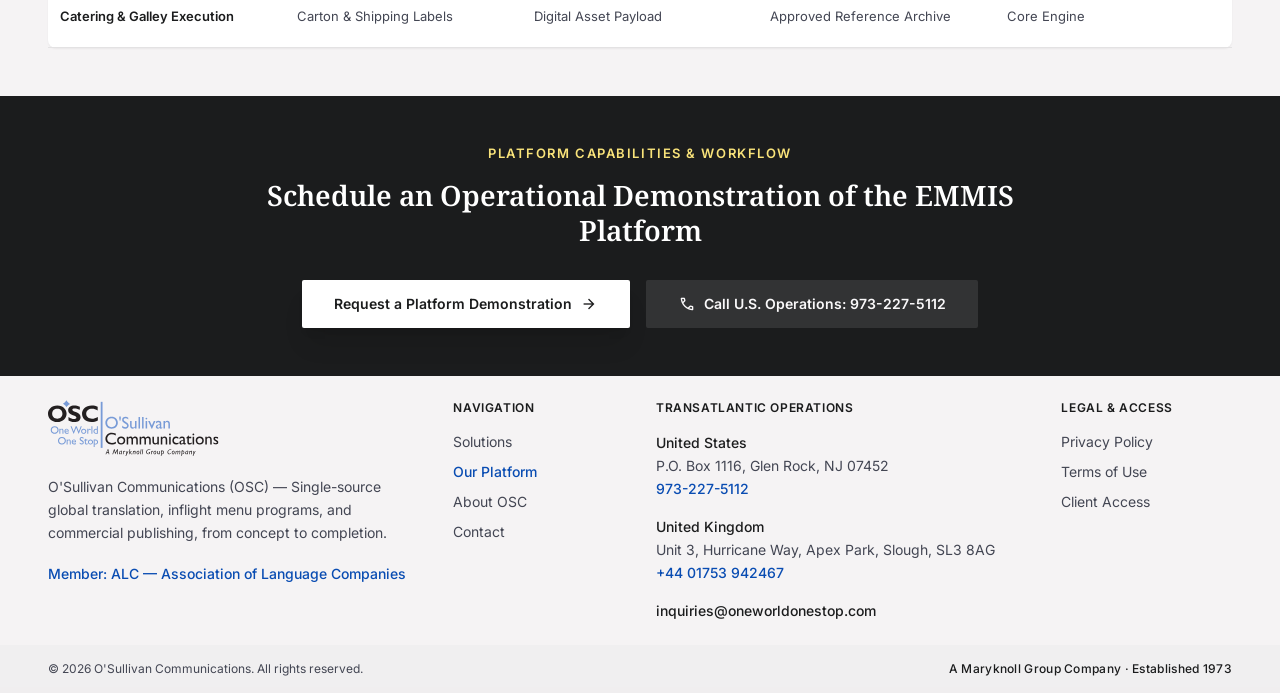
<file: platform.html>
<!DOCTYPE html>
<html lang="en">
<head>
<meta charset="utf-8">
<meta name="viewport" content="width=device-width, initial-scale=1.0">
<title>OSC EMMIS Platform | Airline Culinary Operations</title>
<link rel="icon" href="assets/favicon.svg" sizes="any">
<meta name="description" content="Discover the proprietary OSC EMMIS Platform: an integrated suite for flight schedule analytics, structured culinary authoring, and galley execution.">
<link rel="preconnect" href="https://fonts.googleapis.com">
<link rel="preconnect" href="https://fonts.gstatic.com" crossorigin>
<link rel="stylesheet" href="https://fonts.googleapis.com/css2?family=Noto+Serif:wght@400;500;600;700&family=Inter:wght@300;400;500;600;700&family=Public+Sans:wght@400;500;600;700&display=swap">
<link rel="stylesheet" href="https://fonts.googleapis.com/css2?family=Material+Symbols+Outlined:opsz,wght,FILL,GRAD@20..48,100..700,0..1,-50..200&display=block">
<link rel="stylesheet" href="assets/styles.css">
<style>
  html { scroll-behavior: smooth; scroll-padding-top: 96px; overflow-x: clip; }
  body { margin: 0; overflow-x: clip; overscroll-behavior-y: none; }
  img { max-width: 100%; }
  ::-webkit-scrollbar { display: none; }
  html { scrollbar-width: none; }
  .material-symbols-outlined { font-family: 'Material Symbols Outlined'; font-weight: normal; font-style: normal; line-height: 1; letter-spacing: normal; text-transform: none; white-space: nowrap; direction: ltr; -webkit-font-smoothing: antialiased; }
  main > div > :first-child { margin-top: 0 !important; }
  #mobile-menu { transition: opacity .2s ease, transform .2s ease; }
  #mobile-menu[data-open="false"] { opacity: 0; transform: translateY(-8px); pointer-events: none; }
  #mobile-menu[data-open="true"] { opacity: 1; transform: none; }
  a:focus-visible, button:focus-visible { outline: 2px solid #094cb2; outline-offset: 2px; }
  @media (prefers-reduced-motion: reduce) { html { scroll-behavior: auto; } *, *::before, *::after { transition: none !important; animation: none !important; } }
</style>
</head>
<body class="bg-surface font-body text-on-surface min-h-screen flex flex-col antialiased selection:bg-secondary-container selection:text-on-secondary-container">
<header id="site-header" class="fixed top-0 left-0 right-0 z-50 bg-surface-container-lowest/95 backdrop-blur-md shadow-[0_1px_8px_rgba(0,0,0,0.04)]">
  <div class="h-16 sm:h-20 max-w-7xl mx-auto px-4 sm:px-6 lg:px-12 flex items-center justify-between gap-4 lg:gap-8">
    <a class="flex items-center gap-3 group min-w-0" href="/OWOS" aria-label="O'Sullivan Communications – home">
      <img src="assets/OSC_4C_Large.svg" alt="OSC One World One Stop – O'Sullivan Communications" width="286" height="98" class="osc-logo w-auto shrink-0">
    </a>
    <nav class="osc-nav hidden lg:flex items-center gap-6 xl:gap-8" aria-label="Main"><a class="text-sm text-on-surface-variant hover:text-on-surface transition-colors" href="solutions.html">Solutions</a><a aria-current="page" class="text-sm text-primary font-semibold transition-colors" href="platform.html">Our Platform</a><a class="text-sm text-on-surface-variant hover:text-on-surface transition-colors" href="about.html">About OSC</a><a class="text-sm text-on-surface-variant hover:text-on-surface transition-colors" href="contact.html">Contact</a></nav>
    <div class="flex items-center gap-3 sm:gap-4 shrink-0">
      <a class="osc-utility-btn hidden sm:inline-flex items-center justify-center gap-2 px-5 py-2.5 rounded bg-surface-container-lowest text-on-surface text-sm font-medium hover:bg-surface-container transition-colors" href="#" rel="nofollow"><span class="material-symbols-outlined text-[18px]">lock</span>Client Access</a>
      <button id="menu-toggle" type="button" class="lg:hidden inline-flex items-center justify-center w-10 h-10 rounded-lg text-on-surface hover:bg-surface-container transition-colors" aria-controls="mobile-menu" aria-expanded="false" aria-label="Open menu">
        <span class="material-symbols-outlined text-2xl" id="menu-icon">menu</span>
      </button>
    </div>
  </div>
  <div id="mobile-menu" data-open="false" class="lg:hidden absolute left-0 right-0 top-full bg-surface-container-lowest shadow-lg max-h-[calc(100vh-4rem)] overflow-y-auto" aria-hidden="true">
    <nav class="max-w-7xl mx-auto px-4 sm:px-6 py-4 flex flex-col gap-1" aria-label="Mobile">
      <a class="flex items-center justify-between px-4 py-3 rounded-lg text-base text-on-surface hover:bg-surface-container-low transition-colors" href="solutions.html">Solutions</a><a aria-current="page" class="flex items-center justify-between px-4 py-3 rounded-lg text-base bg-surface-container text-primary font-semibold transition-colors" href="platform.html">Our Platform</a><a class="flex items-center justify-between px-4 py-3 rounded-lg text-base text-on-surface hover:bg-surface-container-low transition-colors" href="about.html">About OSC</a><a class="flex items-center justify-between px-4 py-3 rounded-lg text-base text-on-surface hover:bg-surface-container-low transition-colors" href="contact.html">Contact</a>
      <a class="osc-utility-btn mt-3 inline-flex items-center justify-center gap-2 px-6 py-3.5 rounded bg-surface-container-lowest text-on-surface text-sm font-semibold hover:bg-surface-container transition-colors" href="#" rel="nofollow"><span class="material-symbols-outlined text-lg">lock</span>Client Access</a>
    </nav>
  </div>
</header>
<main class="w-full pt-16 sm:pt-20 bg-surface flex-1"><div class="flex flex-col w-full">
<section class="osc-section w-full bg-surface-container-low">
<div class="max-w-7xl mx-auto px-6 lg:px-12">
<div class="grid grid-cols-1 lg:grid-cols-12 gap-10 lg:gap-16 items-center">
<div class="lg:col-span-7">
<nav class="osc-crumbs" aria-label="Breadcrumb"><ol><li><a href="/OWOS">Home</a></li><li aria-current="page">Our Platform</li></ol></nav>
<span class="osc-kicker mb-3">THE EMMIS ECOSYSTEM · PROPRIETARY PUBLISHING &amp; LOGISTICS INTELLIGENCE</span>
<h1 class="osc-h1 mb-5 max-w-4xl">Our Platform: The Proprietary EMMIS Ecosystem for Airline Culinary and Multilingual Publishing</h1>
<p class="text-lg font-medium text-on-surface leading-relaxed mb-4 max-w-3xl">Connecting Flight Schedule Intelligence, Structured Content Authoring, Digital Menu Inspection, and Galley Execution</p>
<p class="text-base text-on-surface-variant leading-relaxed max-w-3xl">Every departure-ready airline dining program, localized technical manual, and high-volume commercial print run managed by O'Sullivan Communications (OSC) is powered by EMMIS—our proprietary end-to-end publishing and logistics platform. Where traditional operations rely on disconnected spreadsheets and manual vendor handoffs, EMMIS integrates real-time schedule ingestion, single-source content authoring, secure digital inspection, and galley crew coordination into a unified, zero-defect workflow.</p>
</div>
<div class="lg:col-span-5">
<div class="p-8 rounded-2xl bg-surface-container-lowest shadow-xl">
<span class="inline-flex items-center px-3 py-1 rounded bg-secondary-container text-on-secondary-container text-xs font-semibold uppercase tracking-wider mb-5">Proven Platform Efficiency</span>
<span class="block font-headline text-4xl font-semibold text-primary mb-2">70%</span>
<h2 class="osc-h2 mb-3">Faster Cycle Rotations</h2>
<p class="text-sm text-on-surface-variant leading-relaxed">Modular XML component architecture allows culinary teams to rotate seasonal cycles in hours rather than weeks, dramatically reducing production lead time and eliminating manual rework.</p>
</div>
</div>
</div>
</div>
</section>
<section id="emmis-engines" class="osc-section w-full bg-surface">
<div class="max-w-7xl mx-auto px-6 lg:px-12">
<div class="max-w-3xl mb-10">
<!-- <span class="osc-kicker mb-3">The 4 Core EMMIS Engines</span> -->
<h2 class="osc-h2">The 4 Core EMMIS Engines</h2>
</div>
<div class="grid grid-cols-1 md:grid-cols-2 gap-6">
<div class="osc-engine p-6 rounded-xl shadow-sm flex gap-4">
<span class="w-12 h-12 rounded-lg bg-surface-container-lowest text-primary flex items-center justify-center shadow-sm shrink-0"><span class="material-symbols-outlined text-2xl">event_note</span></span>
<div class="min-w-0 flex-1 flex flex-col">

<h3 class="font-headline text-xl font-semibold text-on-surface mb-2">EMMIS Order Maintenance</h3>
<p class="text-sm font-medium text-on-surface mb-2">Flight Schedule Intelligence &amp; Manufacturing Allocation</p>
<p class="text-sm text-on-surface-variant leading-relaxed mb-4">Ingests flight schedules, calculates press runs, and governs lot rules.</p>
<a class="mt-auto inline-flex items-center gap-1.5 text-sm font-semibold text-primary hover:text-primary-container" href="solutions.html#inflight-menu-management">Powers Inflight Menus<span class="material-symbols-outlined text-base">arrow_forward</span></a>
</div>
</div>
<div class="osc-engine p-6 rounded-xl shadow-sm flex gap-4">
<span class="w-12 h-12 rounded-lg bg-surface-container-lowest text-primary flex items-center justify-center shadow-sm shrink-0"><span class="material-symbols-outlined text-2xl">view_quilt</span></span>
<div class="min-w-0 flex-1 flex flex-col">

<h3 class="font-headline text-xl font-semibold text-on-surface mb-2">EMMIS CMS</h3>
<p class="text-sm font-medium text-on-surface mb-2">Modular Content Management &amp; Translation Synchronization</p>
<p class="text-sm text-on-surface-variant leading-relaxed mb-4">Separates XML content from styling, centralizes Translation Memory (TM), and automates dual print and digital outputs.</p>
<a class="mt-auto inline-flex items-center gap-1.5 text-sm font-semibold text-primary hover:text-primary-container" href="solutions.html#enterprise-translation">Powers Enterprise Translation<span class="material-symbols-outlined text-base">arrow_forward</span></a>
</div>
</div>
<div class="osc-engine p-6 rounded-xl shadow-sm flex gap-4">
<span class="w-12 h-12 rounded-lg bg-surface-container-lowest text-primary flex items-center justify-center shadow-sm shrink-0"><span class="material-symbols-outlined text-2xl">visibility</span></span>
<div class="min-w-0 flex-1 flex flex-col">

<h3 class="font-headline text-xl font-semibold text-on-surface mb-2">EMMIS MenuViewer</h3>
<p class="text-sm font-medium text-on-surface mb-2">Secure Digital Proofing &amp; Cloud Reference Archive</p>
<p class="text-sm text-on-surface-variant leading-relaxed mb-4">Searchable cloud repository for brand managers and catering stations.</p>
<a class="mt-auto inline-flex items-center gap-1.5 text-sm font-semibold text-primary hover:text-primary-container" href="solutions.html#inflight-menu-management">Powers IFE Feeds<span class="material-symbols-outlined text-base">arrow_forward</span></a>
</div>
</div>
<div class="osc-engine p-6 rounded-xl shadow-sm flex gap-4">
<span class="w-12 h-12 rounded-lg bg-surface-container-lowest text-primary flex items-center justify-center shadow-sm shrink-0"><span class="material-symbols-outlined text-2xl">restaurant</span></span>
<div class="min-w-0 flex-1 flex flex-col">

<h3 class="font-headline text-xl font-semibold text-on-surface mb-2">EMMIS ChefChats</h3>
<p class="text-sm font-medium text-on-surface mb-2">Galley Plating Execution &amp; Culinary Coordination</p>
<p class="text-sm text-on-surface-variant leading-relaxed mb-4">Digital and printed plating diagrams, oven sequences, and caterer sign-off.</p>
<a class="mt-auto inline-flex items-center gap-1.5 text-sm font-semibold text-primary hover:text-primary-container" href="solutions.html#inflight-menu-management">Powers Cabin Crew Guides<span class="material-symbols-outlined text-base">arrow_forward</span></a>
</div>
</div>
</div>
</div>
</section>
<section class="osc-section w-full bg-surface-container-low" id="lifecycle-matrix">
<div class="max-w-7xl mx-auto px-6 lg:px-12">
<div class="max-w-3xl mb-10">
<span class="osc-kicker mb-3">System Lifecycle Matrix</span>
<h2 class="osc-h2">Functional Division Across the EMMIS Engines</h2>
</div>
<div class="osc-matrix-wrap rounded-xl bg-surface-container-lowest shadow-sm">
<table class="osc-matrix">
<thead><tr><th scope="col">Functional Capability</th><th scope="col">EMMIS Order Maintenance</th><th scope="col">EMMIS CMS</th><th scope="col">EMMIS MenuViewer</th><th scope="col">EMMIS ChefChats</th></tr></thead>
<tbody>
<tr><th scope="row">Flight Schedule Intelligence</th><td data-label="EMMIS Order Maintenance">Core Engine</td><td data-label="EMMIS CMS">Metadata Sync</td><td data-label="EMMIS MenuViewer">Route &amp; Flight Search</td><td data-label="EMMIS ChefChats">Flight Context</td></tr>
<tr><th scope="row">Structured Culinary Authoring</th><td data-label="EMMIS Order Maintenance">Template &amp; Lot Rules</td><td data-label="EMMIS CMS">Core Engine</td><td data-label="EMMIS MenuViewer">Read-Only View</td><td data-label="EMMIS ChefChats">Culinary Context</td></tr>
<tr><th scope="row">Automated Document Layout</th><td data-label="EMMIS Order Maintenance">Imposition Specifications</td><td data-label="EMMIS CMS">Core Engine</td><td data-label="EMMIS MenuViewer">Rendered Digital PDF</td><td data-label="EMMIS ChefChats">Visual Plating Cards</td></tr>
<tr><th scope="row">Multilingual Localization</th><td data-label="EMMIS Order Maintenance">Route Language Target</td><td data-label="EMMIS CMS">Translation Pipeline</td><td data-label="EMMIS MenuViewer">Multilingual Catalog</td><td data-label="EMMIS ChefChats">Ingredient &amp; Allergen Labels</td></tr>
<tr><th scope="row">Catering &amp; Galley Execution</th><td data-label="EMMIS Order Maintenance">Carton &amp; Shipping Labels</td><td data-label="EMMIS CMS">Digital Asset Payload</td><td data-label="EMMIS MenuViewer">Approved Reference Archive</td><td data-label="EMMIS ChefChats">Core Engine</td></tr>
</tbody>
</table>
</div>
</div>
</section>
<section class="osc-section osc-on-dark w-full bg-on-surface text-surface relative overflow-hidden">
<div class="max-w-4xl mx-auto px-6 lg:px-12 text-center flex flex-col items-center relative z-10">
<span class="osc-kicker mb-4">PLATFORM CAPABILITIES &amp; WORKFLOW</span>
<h2 class="osc-h2 mb-8">Schedule an Operational Demonstration of the EMMIS Platform</h2>
<div class="flex flex-wrap items-center justify-center gap-4">
<a class="inline-flex items-center justify-center px-8 py-3.5 rounded bg-surface-container-lowest text-on-surface font-semibold text-sm hover:bg-surface-dim transition-all shadow-xl group" href="contact.html">Request a Platform Demonstration<span class="material-symbols-outlined ml-2 text-lg group-hover:translate-x-1 transition-transform">arrow_forward</span></a>
<a class="inline-flex items-center justify-center gap-2 px-8 py-3.5 rounded bg-surface/10 text-surface font-semibold text-sm transition-colors" href="tel:9732275112"><span class="material-symbols-outlined text-lg">call</span>Call U.S. Operations: 973-227-5112</a>
</div>
</div>
</section>
</div></main>
<footer class="osc-footer-flush w-full bg-surface-container-low mt-auto">
  <div class="max-w-7xl mx-auto px-6 lg:px-12 py-14 lg:py-20">
    <div class="grid grid-cols-1 sm:grid-cols-2 lg:grid-cols-12 gap-10 lg:gap-8">
      <div class="sm:col-span-2 lg:col-span-4 flex flex-col gap-5">
        <a class="flex items-center gap-3" href="/OWOS"><img src="assets/OSC_4C_Large.svg" alt="OSC One World One Stop – O'Sullivan Communications" width="286" height="98" class="h-14 w-auto"></a>
        <p class="text-sm leading-relaxed text-on-surface-variant max-w-sm">O'Sullivan Communications (OSC) — Single-source global translation, inflight menu programs, and commercial publishing, from concept to completion.</p>
        <a class="text-sm font-medium text-primary hover:text-primary-container transition-colors" href="https://www.alcus.org/" target="_blank" rel="noopener noreferrer">Member: ALC — Association of Language Companies</a>
      </div>
      <div class="lg:col-span-2 flex flex-col gap-4">
        <span class="text-xs font-semibold tracking-wider uppercase text-on-surface">Navigation</span>
        <nav class="flex flex-col gap-2.5" aria-label="Footer"><a class="text-sm text-on-surface-variant hover:text-on-surface transition-colors" href="solutions.html">Solutions</a><a aria-current="page" class="text-sm text-primary font-medium transition-colors" href="platform.html">Our Platform</a><a class="text-sm text-on-surface-variant hover:text-on-surface transition-colors" href="about.html">About OSC</a><a class="text-sm text-on-surface-variant hover:text-on-surface transition-colors" href="contact.html">Contact</a></nav>
      </div>
      <div class="lg:col-span-4 flex flex-col gap-4">
        <span class="text-xs font-semibold tracking-wider uppercase text-on-surface">Transatlantic Operations</span>
        <div class="flex flex-col gap-4 text-sm text-on-surface-variant">
          <p class="leading-relaxed"><span class="font-medium text-on-surface">United States</span><br>P.O. Box 1116, Glen Rock, NJ 07452<br><a class="text-primary font-medium" href="tel:9732275112">973-227-5112</a></p>
          <p class="leading-relaxed"><span class="font-medium text-on-surface">United Kingdom</span><br>Unit 3, Hurricane Way, Apex Park, Slough, SL3 8AG<br><a class="text-primary font-medium" href="tel:+441753942467">+44 01753 942467</a></p>
          <a class="text-on-surface hover:text-primary transition-colors font-medium break-all" href="mailto:inquiries@oneworldonestop.com">inquiries@oneworldonestop.com</a>
        </div>
      </div>
      <div class="lg:col-span-2 flex flex-col gap-4">
        <span class="text-xs font-semibold tracking-wider uppercase text-on-surface">Legal &amp; Access</span>
        <div class="flex flex-col gap-2.5 text-sm">
          <a class="text-on-surface-variant hover:text-on-surface transition-colors" href="#">Privacy Policy</a>
          <a class="text-on-surface-variant hover:text-on-surface transition-colors" href="#">Terms of Use</a>
          <a class="text-on-surface-variant hover:text-on-surface transition-colors" href="#" rel="nofollow">Client Access</a>
        </div>
      </div>
    </div>
  </div>
  <div class="osc-footer-bar bg-surface-container-high/40 px-6 lg:px-12 py-4 flex flex-col sm:flex-row items-center justify-between gap-3 text-xs text-on-surface-variant text-center sm:text-left">
    <div class="max-w-7xl mx-auto w-full flex flex-col sm:flex-row items-center justify-between gap-3">
      <p>© 2026 O'Sullivan Communications. All rights reserved.</p>
      <p class="font-medium text-on-surface tracking-wide">A Maryknoll Group Company · Established 1973</p>
    </div>
  </div>
</footer>

<script>
(function () {
  var btn = document.getElementById('menu-toggle');
  var menu = document.getElementById('mobile-menu');
  var icon = document.getElementById('menu-icon');
  if (!btn || !menu) return;
  function setOpen(open) {
    menu.setAttribute('data-open', open ? 'true' : 'false');
    menu.setAttribute('aria-hidden', open ? 'false' : 'true');
    btn.setAttribute('aria-expanded', open ? 'true' : 'false');
    btn.setAttribute('aria-label', open ? 'Close menu' : 'Open menu');
    icon.textContent = open ? 'close' : 'menu';
  }
  btn.addEventListener('click', function () { setOpen(menu.getAttribute('data-open') !== 'true'); });
  menu.addEventListener('click', function (e) { if (e.target.closest('a')) setOpen(false); });
  document.addEventListener('keydown', function (e) { if (e.key === 'Escape') setOpen(false); });
  document.addEventListener('click', function (e) { if (!e.target.closest('#site-header')) setOpen(false); });
  window.addEventListener('resize', function () { if (window.innerWidth >= 1024) setOpen(false); });
})();
</script>

<script>
(function () {
  var icons = [[/airline|flight|travel|boarding|passenger/i,'flight_takeoff'],[/cosmetic|skincare|perfume|luxury|beauty/i,'spa'],
               [/consumer|retail|fmcg|electronics|supermarket/i,'inventory_2'],[/insurance|financial|policy/i,'description'],
               [/press|print|proof|lithograph/i,'print'],[/typograph|multilingual|copy/i,'translate']];
  function iconFor(t){ for (var i=0;i<icons.length;i++) if (icons[i][0].test(t)) return icons[i][1]; return 'palette'; }
  function label(t){ var s=(t||'').split(/[,.:]/)[0].trim(); return s.length>70 ? s.slice(0,67)+'…' : s; }
  function placeholder(t){
    var d=document.createElement('div');
    d.setAttribute('role','img'); d.setAttribute('aria-label', label(t) || 'Image');
    d.style.cssText='display:flex;flex-direction:column;align-items:center;justify-content:center;gap:10px;padding:20px;text-align:center;'+
      'background:linear-gradient(135deg,#d9e2ff 0%,#efedee 55%,#f9e37a 140%);color:#094cb2;min-height:100%;';
    d.innerHTML='<span class="material-symbols-outlined" style="font-size:40px;opacity:.85">'+iconFor(t)+'</span>'+
      '<span style="font:500 12px/1.4 Inter,system-ui,sans-serif;color:#434653;max-width:28ch">'+label(t)+'</span>';
    return d;
  }
  function swap(img){
    if (img.dataset.fallback) return; img.dataset.fallback='1';
    var d=placeholder(img.getAttribute('data-alt')||img.alt);
    d.className=img.className; d.classList.remove('object-cover');
    if (!/\bh-(\d|full|auto|\[)/.test(img.className) && !/aspect-/.test(img.className)) d.style.minHeight='14rem';
    img.replaceWith(d);
  }
  document.querySelectorAll('img').forEach(function(img){
    if (img.complete && img.naturalWidth===0) swap(img); else img.addEventListener('error', function(){ swap(img); });
  });
  document.querySelectorAll('[style*="background-image"]').forEach(function(el){
    var m=el.style.backgroundImage.match(/url\(["']?(.*?)["']?\)/); if(!m) return;
    var t=new Image(); t.onerror=function(){ var p=placeholder(el.getAttribute('data-alt')); el.style.backgroundImage='none'; el.appendChild(p); p.style.height='100%'; }; t.src=m[1];
  });
})();
</script>
</body>
</html>
</file>
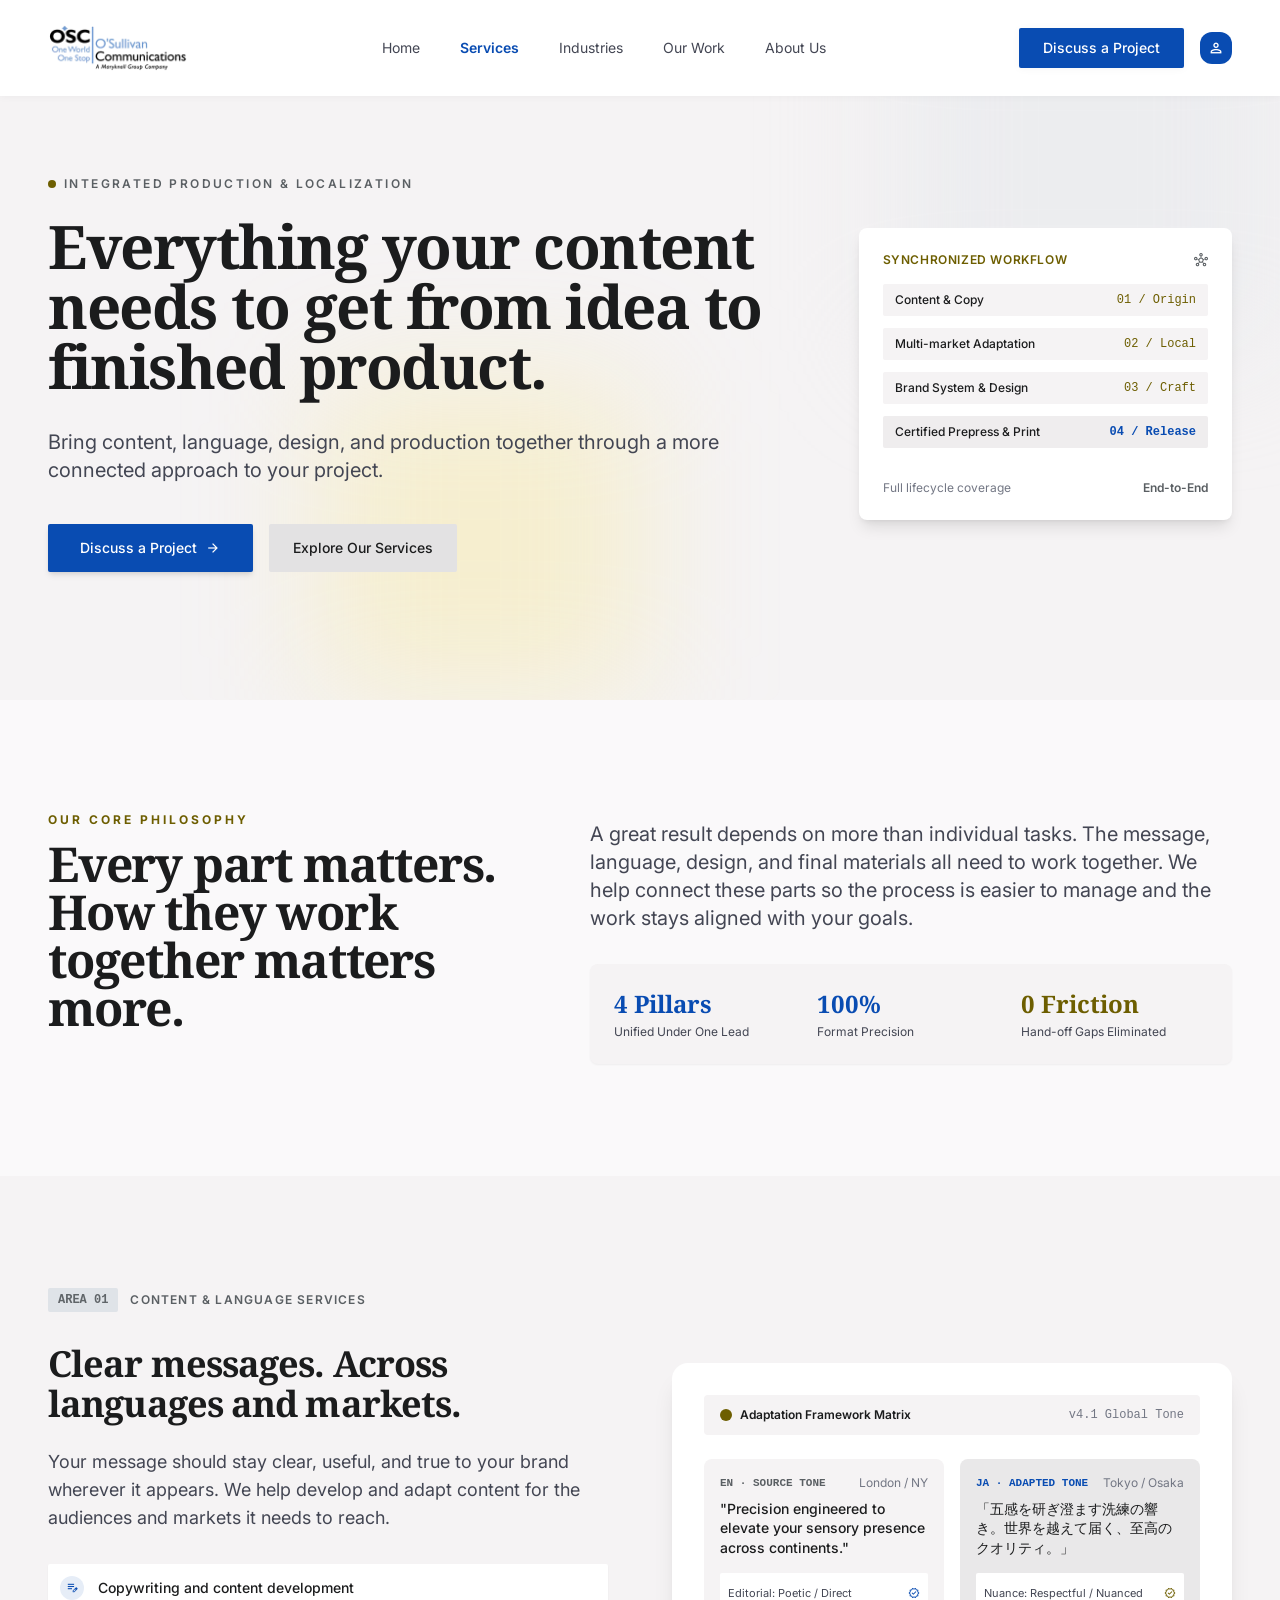
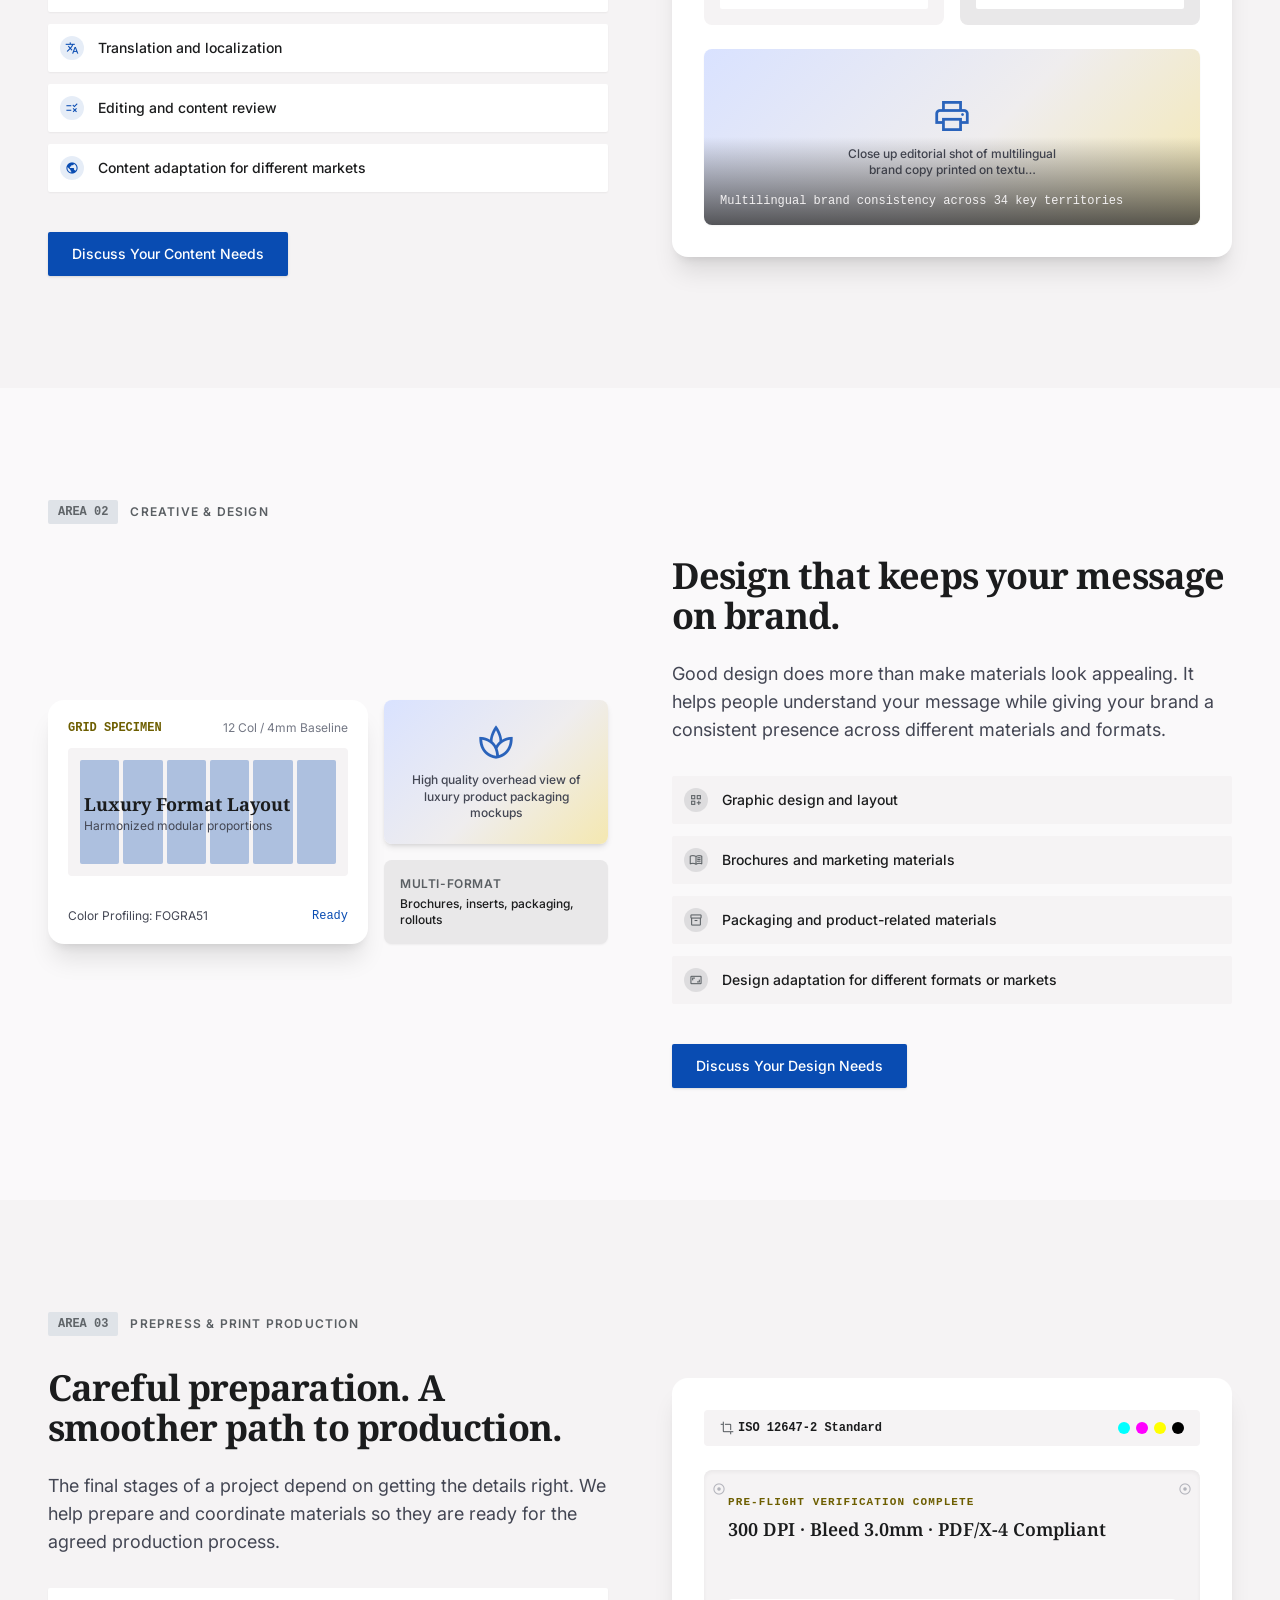
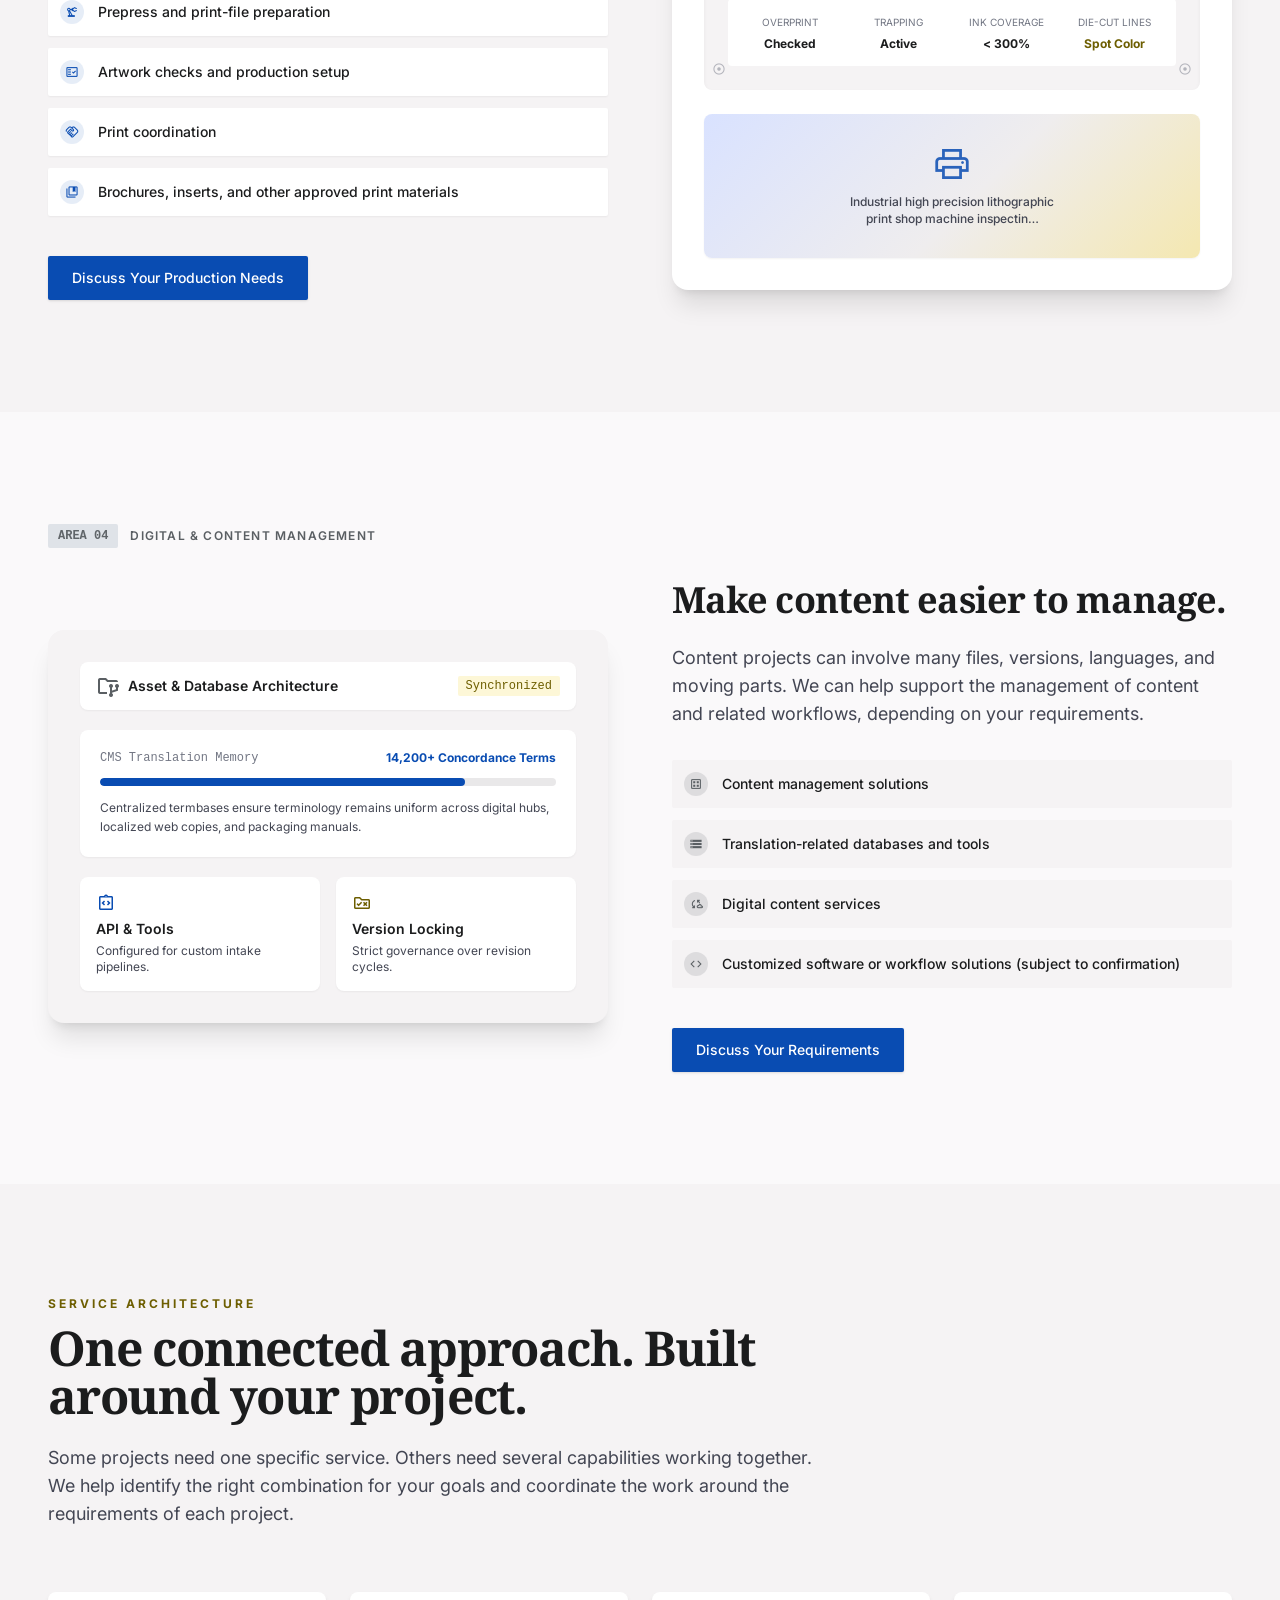
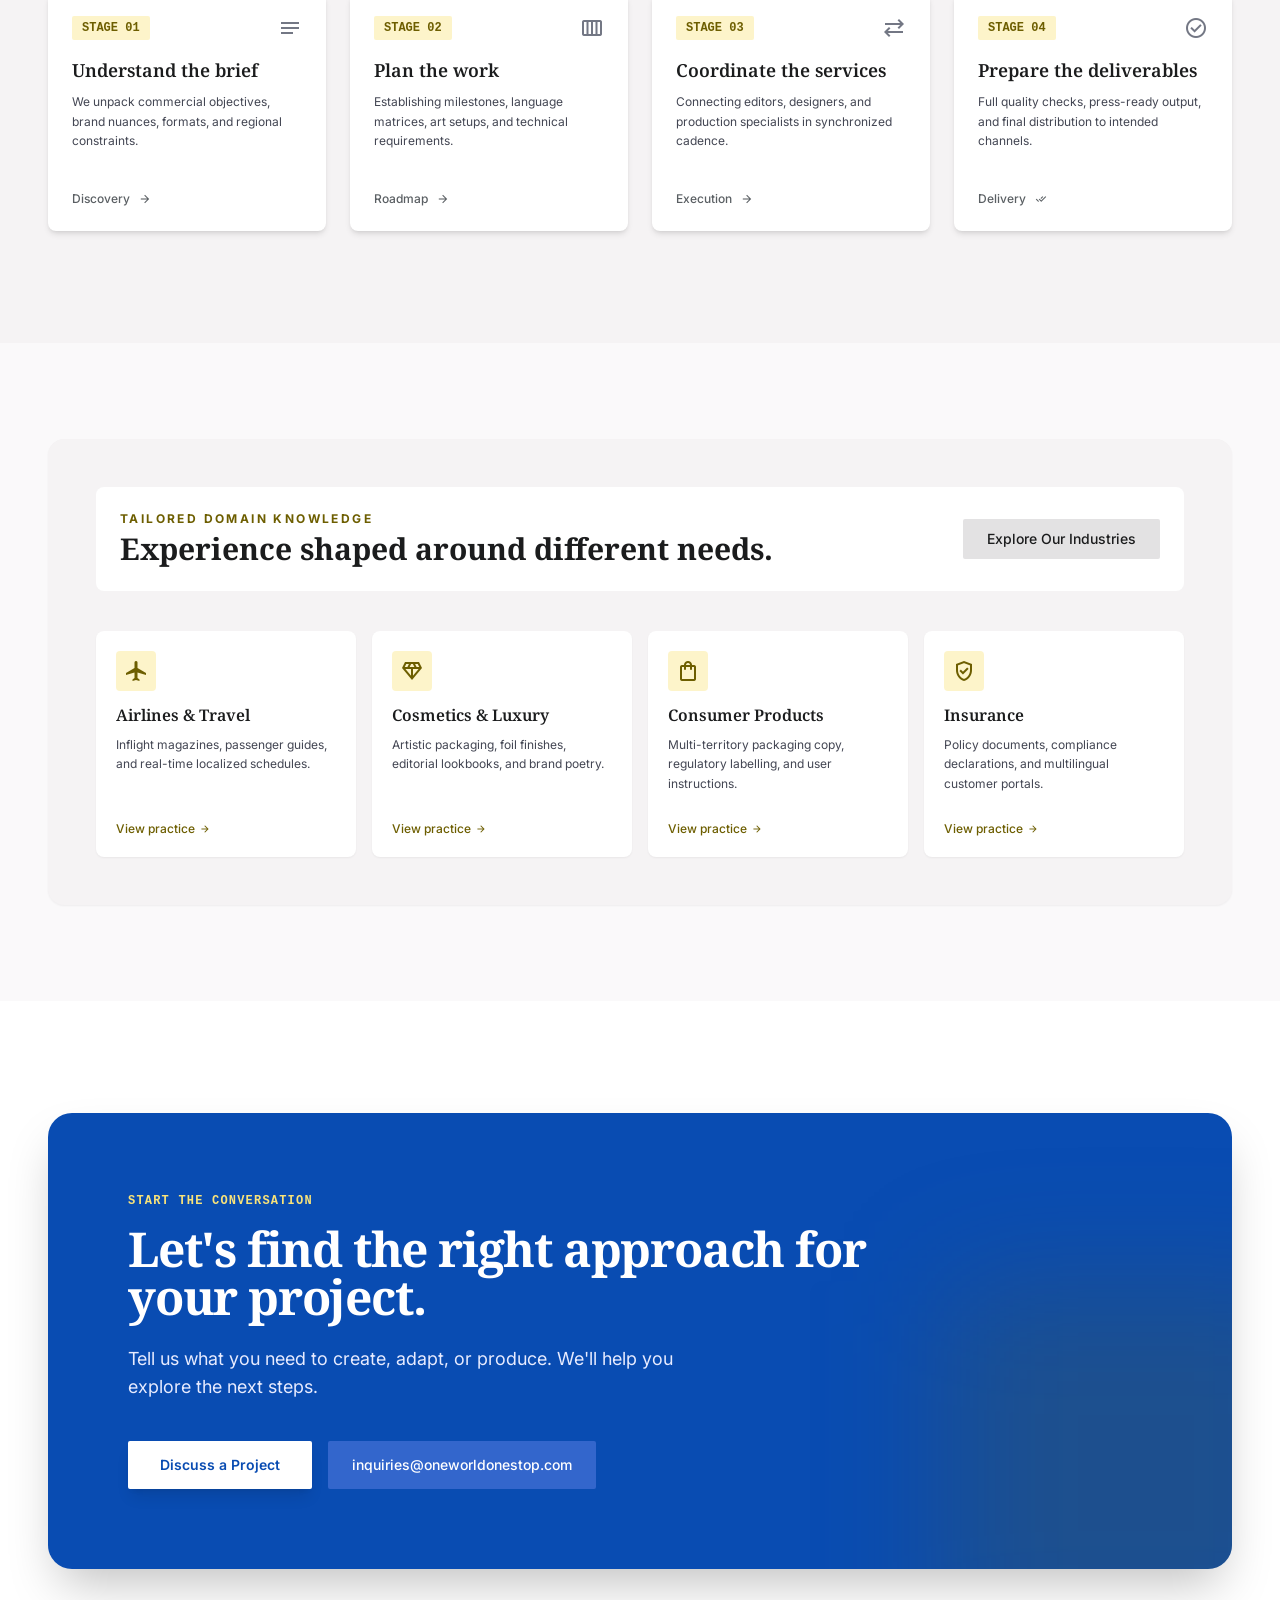
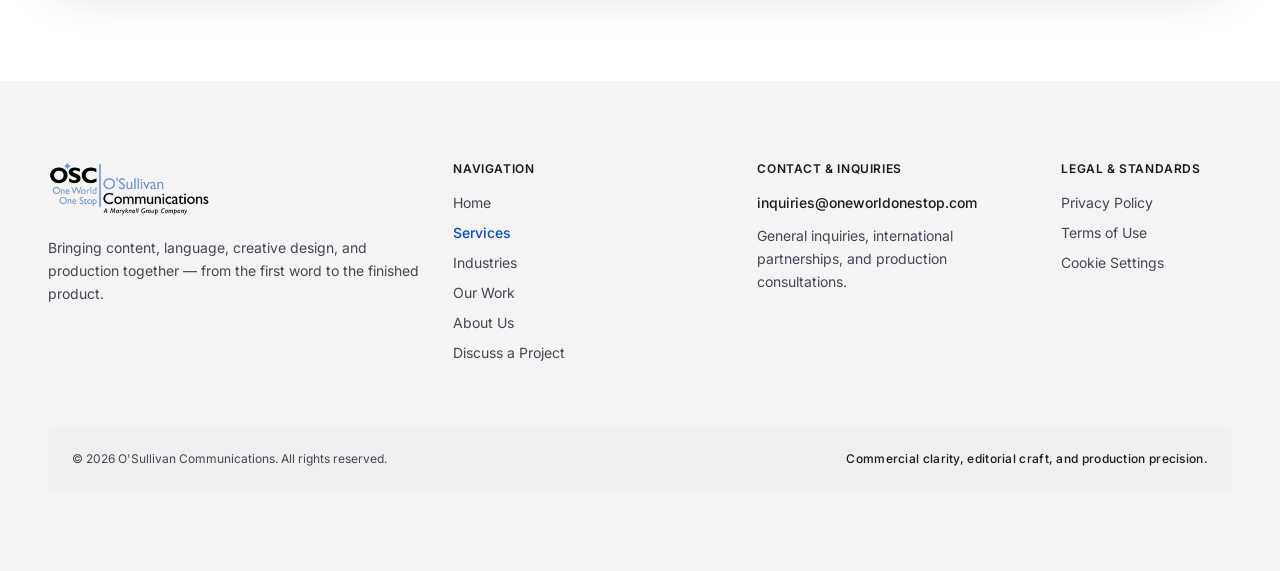
<file: services.html>
<!DOCTYPE html>
<html lang="en">
<head>
<meta charset="utf-8">
<meta name="viewport" content="width=device-width, initial-scale=1.0">
<title>Services | One World One Stop</title>
<meta name="description" content="One World One Stop brings content, language, creative design and print production together, from the first word to the finished product.">
<link rel="preconnect" href="https://fonts.googleapis.com">
<link rel="preconnect" href="https://fonts.gstatic.com" crossorigin>
<link rel="stylesheet" href="https://fonts.googleapis.com/css2?family=Noto+Serif:wght@400;500;600;700&family=Inter:wght@300;400;500;600;700&family=Public+Sans:wght@400;500;600;700&display=swap">
<link rel="stylesheet" href="https://fonts.googleapis.com/css2?family=Material+Symbols+Outlined:opsz,wght,FILL,GRAD@20..48,100..700,0..1,-50..200&display=block">
<link rel="stylesheet" href="assets/styles.css">
<style>
  html { scroll-behavior: smooth; scroll-padding-top: 96px; overflow-x: clip; }
  body { margin: 0; overflow-x: clip; overscroll-behavior-y: none; }
  img { max-width: 100%; }
  ::-webkit-scrollbar { display: none; }
  html { scrollbar-width: none; }
  .material-symbols-outlined { font-family: 'Material Symbols Outlined'; font-weight: normal; font-style: normal; line-height: 1; letter-spacing: normal; text-transform: none; white-space: nowrap; direction: ltr; -webkit-font-smoothing: antialiased; }
  main > div > :first-child { margin-top: 0 !important; }
  #mobile-menu { transition: opacity .2s ease, transform .2s ease; }
  #mobile-menu[data-open="false"] { opacity: 0; transform: translateY(-8px); pointer-events: none; }
  #mobile-menu[data-open="true"] { opacity: 1; transform: none; }
  a:focus-visible, button:focus-visible { outline: 2px solid #094cb2; outline-offset: 2px; }
  @media (prefers-reduced-motion: reduce) { html { scroll-behavior: auto; } *, *::before, *::after { transition: none !important; animation: none !important; } }
</style>
</head>
<body class="bg-surface font-body text-on-surface min-h-screen flex flex-col antialiased selection:bg-secondary-container selection:text-on-secondary-container">
<header id="site-header" class="fixed top-0 left-0 right-0 z-50 bg-surface-container-lowest/95 backdrop-blur-md shadow-[0_1px_8px_rgba(0,0,0,0.04)]">
  <div class="h-16 sm:h-20 max-w-7xl mx-auto px-4 sm:px-6 lg:px-12 flex items-center justify-between gap-4 lg:gap-8">
    <a class="flex items-center gap-3 group min-w-0" href="index.html" aria-label="O'Sullivan Communications – home">
      <img src="assets/osc-logo.png" alt="OSC One World One Stop – O'Sullivan Communications" width="286" height="98" class="h-10 sm:h-12 w-auto shrink-0">
    </a>
    <nav class="hidden lg:flex items-center gap-8 xl:gap-10" aria-label="Main"><a class="text-sm text-on-surface-variant hover:text-on-surface transition-colors" href="index.html">Home</a><a aria-current="page" class="text-sm text-primary font-semibold transition-colors" href="services.html">Services</a><a class="text-sm text-on-surface-variant hover:text-on-surface transition-colors" href="industries.html">Industries</a><a class="text-sm text-on-surface-variant hover:text-on-surface transition-colors" href="our-work.html">Our Work</a><a class="text-sm text-on-surface-variant hover:text-on-surface transition-colors" href="about.html">About Us</a></nav>
    <div class="flex items-center gap-3 sm:gap-4 shrink-0">
      <a class="hidden sm:inline-flex items-center justify-center px-5 lg:px-6 py-2.5 rounded bg-primary text-on-primary text-sm font-medium hover:bg-primary-container transition-colors shadow-[0_1px_8px_rgba(0,0,0,0.04)]" href="contact.html">Discuss a Project</a>
      <div class="hidden sm:flex w-8 h-8 rounded-full bg-primary items-center justify-center" aria-hidden="true"><span class="material-symbols-outlined text-on-primary text-[18px]">person</span></div>
      <button id="menu-toggle" type="button" class="lg:hidden inline-flex items-center justify-center w-10 h-10 rounded-lg text-on-surface hover:bg-surface-container transition-colors" aria-controls="mobile-menu" aria-expanded="false" aria-label="Open menu">
        <span class="material-symbols-outlined text-2xl" id="menu-icon">menu</span>
      </button>
    </div>
  </div>
  <div id="mobile-menu" data-open="false" class="lg:hidden absolute left-0 right-0 top-full bg-surface-container-lowest shadow-lg max-h-[calc(100vh-4rem)] overflow-y-auto" aria-hidden="true">
    <nav class="max-w-7xl mx-auto px-4 sm:px-6 py-4 flex flex-col gap-1" aria-label="Mobile">
      <a class="flex items-center justify-between px-4 py-3 rounded-lg text-base text-on-surface hover:bg-surface-container-low transition-colors" href="index.html">Home</a><a aria-current="page" class="flex items-center justify-between px-4 py-3 rounded-lg text-base bg-surface-container text-primary font-semibold transition-colors" href="services.html">Services</a><a class="flex items-center justify-between px-4 py-3 rounded-lg text-base text-on-surface hover:bg-surface-container-low transition-colors" href="industries.html">Industries</a><a class="flex items-center justify-between px-4 py-3 rounded-lg text-base text-on-surface hover:bg-surface-container-low transition-colors" href="our-work.html">Our Work</a><a class="flex items-center justify-between px-4 py-3 rounded-lg text-base text-on-surface hover:bg-surface-container-low transition-colors" href="about.html">About Us</a><a class="flex items-center justify-between px-4 py-3 rounded-lg text-base text-on-surface hover:bg-surface-container-low transition-colors" href="contact.html">Contact Us</a>
      <a class="mt-3 inline-flex items-center justify-center gap-2 px-6 py-3.5 rounded bg-primary text-on-primary text-sm font-semibold hover:bg-primary-container transition-colors" href="contact.html">Discuss a Project<span class="material-symbols-outlined text-lg">arrow_forward</span></a>
    </nav>
  </div>
</header>
<main class="w-full pt-16 sm:pt-20 bg-surface flex-1"><div class="flex flex-col w-full">

<!-- SECTION 1: HERO -->
<section class="relative overflow-hidden bg-surface-container-low pt-12 pb-24 lg:pt-20 lg:pb-32">
<!-- Ambient decorative aura -->
<div class="absolute -top-32 right-0 w-96 h-96 rounded-full bg-secondary-container/40 blur-3xl pointer-events-none"></div>
<div class="absolute bottom-0 left-1/4 w-80 h-80 rounded-full bg-tertiary-fixed/30 blur-3xl pointer-events-none"></div>
<div class="max-w-7xl mx-auto px-6 lg:px-12 relative z-10">
<div class="grid grid-cols-1 lg:grid-cols-12 gap-12 lg:gap-8 items-center">
<div class="lg:col-span-8 flex flex-col">
<div class="inline-flex items-center gap-2 mb-6">
<span class="w-2 h-2 rounded-full bg-tertiary"></span>
<span class="text-xs uppercase tracking-[0.2em] font-semibold text-secondary">Integrated Production &amp; Localization</span>
</div>
<h1 class="text-4xl sm:text-5xl lg:text-6xl font-headline font-bold text-on-surface tracking-tight leading-[1.08] mb-8">
            Everything your content needs to get from idea to finished product.
          </h1>
<p class="text-lg lg:text-xl text-on-surface-variant font-normal leading-relaxed max-w-2xl mb-10">
            Bring content, language, design, and production together through a more connected approach to your project.
          </p>
<div class="flex flex-wrap items-center gap-4">
<a class="inline-flex items-center justify-center px-8 py-3.5 rounded bg-primary text-on-primary text-sm font-medium hover:bg-primary-container transition-all shadow-md group" href="contact.html">
<span class="">Discuss a Project</span>
<span class="material-symbols-outlined ml-2 text-base transition-transform group-hover:translate-x-1">arrow_forward</span>
</a>
<a class="inline-flex items-center justify-center px-6 py-3.5 rounded bg-surface-container-highest text-on-surface text-sm font-medium hover:bg-surface-variant transition-colors" href="#services-overview">
              Explore Our Services
            </a>
</div>
</div>
<!-- Hero Specimen Card Matrix -->
<div class="lg:col-span-4 flex flex-col gap-4">
<div class="bg-surface-container-lowest p-6 rounded-xl shadow-lg relative overflow-hidden">
<div class="flex items-center justify-between mb-4">
<span class="text-xs font-semibold uppercase tracking-wider text-tertiary">Synchronized Workflow</span>
<span class="material-symbols-outlined text-secondary text-sm">hub</span>
</div>
<div class="space-y-3">
<div class="flex items-center justify-between text-xs text-on-surface-variant pb-2 border-b-0 bg-surface-container-low px-3 py-2 rounded">
<span class="font-medium text-on-surface">Content &amp; Copy</span>
<span class="text-tertiary font-mono">01 / Origin</span>
</div>
<div class="flex items-center justify-between text-xs text-on-surface-variant pb-2 border-b-0 bg-surface-container-low px-3 py-2 rounded">
<span class="font-medium text-on-surface">Multi-market Adaptation</span>
<span class="text-tertiary font-mono">02 / Local</span>
</div>
<div class="flex items-center justify-between text-xs text-on-surface-variant pb-2 border-b-0 bg-surface-container-low px-3 py-2 rounded">
<span class="font-medium text-on-surface">Brand System &amp; Design</span>
<span class="text-tertiary font-mono">03 / Craft</span>
</div>
<div class="flex items-center justify-between text-xs text-on-surface-variant pb-2 border-b-0 bg-surface-container px-3 py-2 rounded">
<span class="font-medium text-on-surface">Certified Prepress &amp; Print</span>
<span class="text-primary font-mono font-semibold">04 / Release</span>
</div>
</div>
<div class="mt-4 pt-4 flex items-center justify-between text-xs text-outline">
<span class="">Full lifecycle coverage</span>
<span class="text-secondary font-semibold">End-to-End</span>
</div>
</div>
</div>
</div>
</div>
</section>
<!-- SECTION 2: INTRODUCTION -->
<section class="py-20 lg:py-28 bg-surface" id="services-overview">
<div class="max-w-7xl mx-auto px-6 lg:px-12">
<div class="grid grid-cols-1 lg:grid-cols-12 gap-10 items-start">
<div class="lg:col-span-5">
<span class="text-xs font-bold uppercase tracking-[0.25em] text-tertiary block mb-3">Our Core Philosophy</span>
<h2 class="text-3xl sm:text-4xl lg:text-5xl font-headline font-bold text-on-surface leading-tight tracking-tight">
            Every part matters. How they work together matters more.
          </h2>
</div>
<div class="lg:col-span-7 lg:pl-8 flex flex-col justify-center pt-2">
<p class="text-lg lg:text-xl text-on-surface-variant leading-relaxed mb-8">
            A great result depends on more than individual tasks. The message, language, design, and final materials all need to work together. We help connect these parts so the process is easier to manage and the work stays aligned with your goals.
          </p>
<!-- Micro metric / visual continuity bar -->
<div class="grid grid-cols-1 sm:grid-cols-3 gap-4 bg-surface-container-low p-6 rounded-xl shadow-sm">
<div>
<div class="text-2xl font-bold font-headline text-primary">4 Pillars</div>
<div class="text-xs text-on-surface-variant mt-1">Unified Under One Lead</div>
</div>
<div>
<div class="text-2xl font-bold font-headline text-primary">100%</div>
<div class="text-xs text-on-surface-variant mt-1">Format Precision</div>
</div>
<div>
<div class="text-2xl font-bold font-headline text-tertiary">0 Friction</div>
<div class="text-xs text-on-surface-variant mt-1">Hand-off Gaps Eliminated</div>
</div>
</div>
</div>
</div>
</div>
</section>
<!-- SECTION 3: SERVICE AREA 1 - CONTENT & LANGUAGE SERVICES -->
<section class="py-20 lg:py-28 bg-surface-container-low relative">
<div class="max-w-7xl mx-auto px-6 lg:px-12">
<!-- Section Header Flag -->
<div class="flex items-center gap-3 mb-8">
<span class="px-2.5 py-1 text-xs font-mono font-semibold rounded bg-secondary-container text-on-secondary-container">AREA 01</span>
<span class="text-xs uppercase tracking-widest font-semibold text-secondary">Content &amp; Language Services</span>
</div>
<div class="grid grid-cols-1 lg:grid-cols-12 gap-12 lg:gap-16 items-center">
<!-- Left Column: Copy & Capability List -->
<div class="lg:col-span-6 flex flex-col">
<h3 class="text-3xl sm:text-4xl font-headline font-bold text-on-surface tracking-tight mb-6 leading-tight">
            Clear messages. Across languages and markets.
          </h3>
<p class="text-base sm:text-lg text-on-surface-variant leading-relaxed mb-8">
            Your message should stay clear, useful, and true to your brand wherever it appears. We help develop and adapt content for the audiences and markets it needs to reach.
          </p>
<div class="space-y-3 mb-10">
<div class="flex items-center gap-3.5 p-3 rounded bg-surface-container-lowest shadow-sm">
<span class="w-6 h-6 rounded-full bg-primary/10 flex items-center justify-center text-primary shrink-0">
<span class="material-symbols-outlined text-sm">edit_note</span>
</span>
<span class="text-sm font-medium text-on-surface">Copywriting and content development</span>
</div>
<div class="flex items-center gap-3.5 p-3 rounded bg-surface-container-lowest shadow-sm">
<span class="w-6 h-6 rounded-full bg-primary/10 flex items-center justify-center text-primary shrink-0">
<span class="material-symbols-outlined text-sm">translate</span>
</span>
<span class="text-sm font-medium text-on-surface">Translation and localization</span>
</div>
<div class="flex items-center gap-3.5 p-3 rounded bg-surface-container-lowest shadow-sm">
<span class="w-6 h-6 rounded-full bg-primary/10 flex items-center justify-center text-primary shrink-0">
<span class="material-symbols-outlined text-sm">rule</span>
</span>
<span class="text-sm font-medium text-on-surface">Editing and content review</span>
</div>
<div class="flex items-center gap-3.5 p-3 rounded bg-surface-container-lowest shadow-sm">
<span class="w-6 h-6 rounded-full bg-primary/10 flex items-center justify-center text-primary shrink-0">
<span class="material-symbols-outlined text-sm">public</span>
</span>
<span class="text-sm font-medium text-on-surface">Content adaptation for different markets</span>
</div>
</div>
<div>
<a class="inline-flex items-center justify-center px-6 py-3 rounded bg-primary text-on-primary text-sm font-medium hover:bg-primary-container transition-colors shadow" href="contact.html">
              Discuss Your Content Needs
            </a>
</div>
</div>
<!-- Right Column: Typographic Art & Language Adaptation Grid -->
<div class="lg:col-span-6">
<div class="bg-surface-container-lowest p-5 sm:p-8 rounded-2xl shadow-xl space-y-6">
<div class="flex flex-wrap items-center justify-between gap-2 bg-surface-container-low px-4 py-3 rounded-lg">
<div class="flex items-center gap-2">
<span class="w-3 h-3 rounded-full bg-tertiary"></span>
<span class="text-xs font-semibold text-on-surface">Adaptation Framework Matrix</span>
</div>
<span class="text-xs font-mono text-outline">v4.1 Global Tone</span>
</div>
<!-- Two-Market Interactive-style Comparison -->
<div class="grid grid-cols-1 sm:grid-cols-2 gap-4">
<div class="p-4 rounded-xl bg-surface-container-low flex flex-col justify-between">
<div>
<div class="flex flex-wrap items-center justify-between gap-1 mb-2">
<span class="text-[11px] font-mono uppercase text-secondary font-semibold">EN · Source Tone</span>
<span class="text-xs text-outline">London / NY</span>
</div>
<p class="text-sm font-medium text-on-surface leading-snug">
                    "Precision engineered to elevate your sensory presence across continents."
                  </p>
</div>
<div class="mt-4 pt-3 flex items-center justify-between text-[11px] text-on-surface-variant bg-surface-container-lowest p-2 rounded">
<span class="">Editorial: Poetic / Direct</span>
<span class="material-symbols-outlined text-xs text-primary">verified</span>
</div>
</div>
<div class="p-4 rounded-xl bg-surface-container-high flex flex-col justify-between">
<div>
<div class="flex flex-wrap items-center justify-between gap-1 mb-2">
<span class="text-[11px] font-mono uppercase text-primary font-semibold">JA · Adapted Tone</span>
<span class="text-xs text-outline">Tokyo / Osaka</span>
</div>
<p class="text-sm font-medium text-on-surface leading-snug">
                    「五感を研ぎ澄ます洗練の響き。世界を越えて届く、至高のクオリティ。」
                  </p>
</div>
<div class="mt-4 pt-3 flex items-center justify-between text-[11px] text-on-surface-variant bg-surface-container-lowest p-2 rounded">
<span class="">Nuance: Respectful / Nuanced</span>
<span class="material-symbols-outlined text-xs text-tertiary">verified</span>
</div>
</div>
</div>
<!-- Image Asset for Editorial Craft -->
<div class="relative rounded-xl overflow-hidden shadow-sm">
<img class="w-full h-44 object-cover" data-alt="Close up editorial shot of multilingual brand copy printed on textured fine art stock paper with elegant typography and golden annotations in purple and warm copper tones" src="https://lh3.googleusercontent.com/aida-public/[base64]">
<div class="absolute inset-0 bg-gradient-to-t from-inverse-surface/80 via-transparent to-transparent flex items-end p-4">
<span class="text-xs text-inverse-on-surface font-mono">Multilingual brand consistency across 34 key territories</span>
</div>
</div>
</div>
</div>
</div>
</div>
</section>
<!-- SECTION 4: SERVICE AREA 2 - CREATIVE & DESIGN -->
<section class="py-20 lg:py-28 bg-surface">
<div class="max-w-7xl mx-auto px-6 lg:px-12">
<div class="flex items-center gap-3 mb-8">
<span class="px-2.5 py-1 text-xs font-mono font-semibold rounded bg-secondary-container text-on-secondary-container">AREA 02</span>
<span class="text-xs uppercase tracking-widest font-semibold text-secondary">Creative &amp; Design</span>
</div>
<div class="grid grid-cols-1 lg:grid-cols-12 gap-12 lg:gap-16 items-center">
<!-- Visual Showcase of Editorial Layout Grids and Specimens -->
<div class="lg:col-span-6 order-2 lg:order-1">
<div class="grid grid-cols-1 sm:grid-cols-12 gap-4">
<div class="sm:col-span-7 bg-surface-container-lowest p-5 rounded-2xl shadow-xl flex flex-col justify-between">
<div class="space-y-3">
<div class="flex flex-wrap items-center justify-between gap-1">
<span class="text-xs font-mono uppercase text-tertiary font-bold">Grid Specimen</span>
<span class="text-xs text-outline">12 Col / 4mm Baseline</span>
</div>
<div class="h-32 bg-surface-container-low rounded-lg p-3 flex flex-col justify-between overflow-hidden relative">
<div class="grid grid-cols-6 gap-1 h-full opacity-30 pointer-events-none">
<div class="bg-primary h-full rounded-sm"></div>
<div class="bg-primary h-full rounded-sm"></div>
<div class="bg-primary h-full rounded-sm"></div>
<div class="bg-primary h-full rounded-sm"></div>
<div class="bg-primary h-full rounded-sm"></div>
<div class="bg-primary h-full rounded-sm"></div>
</div>
<div class="absolute inset-0 p-4 flex flex-col justify-center">
<span class="font-headline font-bold text-lg text-on-surface">Luxury Format Layout</span>
<span class="text-xs text-on-surface-variant">Harmonized modular proportions</span>
</div>
</div>
</div>
<div class="pt-4 flex items-center justify-between text-xs text-on-surface-variant">
<span class="">Color Profiling: FOGRA51</span>
<span class="font-mono text-primary font-medium">Ready</span>
</div>
</div>
<div class="sm:col-span-5 flex flex-col gap-4">
<div class="rounded-xl overflow-hidden shadow-md h-36">
<img class="w-full h-full object-cover" data-alt="High quality overhead view of luxury product packaging mockups, embossing stamps, color swatches, and foil stamping test prints arranged cleanly on a studio table with deep purple and warm amber elements" src="https://lh3.googleusercontent.com/aida-public/[base64]">
</div>
<div class="bg-surface-container-high p-4 rounded-xl shadow-sm flex flex-col justify-center">
<span class="text-xs font-semibold text-secondary uppercase tracking-wider">Multi-format</span>
<p class="text-xs text-on-surface font-medium mt-1">Brochures, inserts, packaging, rollouts</p>
</div>
</div>
</div>
</div>
<!-- Right Column: Content -->
<div class="lg:col-span-6 order-1 lg:order-2 flex flex-col">
<h3 class="text-3xl sm:text-4xl font-headline font-bold text-on-surface tracking-tight mb-6 leading-tight">
            Design that keeps your message on brand.
          </h3>
<p class="text-base sm:text-lg text-on-surface-variant leading-relaxed mb-8">
            Good design does more than make materials look appealing. It helps people understand your message while giving your brand a consistent presence across different materials and formats.
          </p>
<div class="space-y-3 mb-10">
<div class="flex items-center gap-3.5 p-3 rounded bg-surface-container-low">
<span class="w-6 h-6 rounded-full bg-secondary/15 flex items-center justify-center text-secondary shrink-0">
<span class="material-symbols-outlined text-sm">dashboard_customize</span>
</span>
<span class="text-sm font-medium text-on-surface">Graphic design and layout</span>
</div>
<div class="flex items-center gap-3.5 p-3 rounded bg-surface-container-low">
<span class="w-6 h-6 rounded-full bg-secondary/15 flex items-center justify-center text-secondary shrink-0">
<span class="material-symbols-outlined text-sm">menu_book</span>
</span>
<span class="text-sm font-medium text-on-surface">Brochures and marketing materials</span>
</div>
<div class="flex items-center gap-3.5 p-3 rounded bg-surface-container-low">
<span class="w-6 h-6 rounded-full bg-secondary/15 flex items-center justify-center text-secondary shrink-0">
<span class="material-symbols-outlined text-sm">inventory_2</span>
</span>
<span class="text-sm font-medium text-on-surface">Packaging and product-related materials</span>
</div>
<div class="flex items-center gap-3.5 p-3 rounded bg-surface-container-low">
<span class="w-6 h-6 rounded-full bg-secondary/15 flex items-center justify-center text-secondary shrink-0">
<span class="material-symbols-outlined text-sm">aspect_ratio</span>
</span>
<span class="text-sm font-medium text-on-surface">Design adaptation for different formats or markets</span>
</div>
</div>
<div>
<a class="inline-flex items-center justify-center px-6 py-3 rounded bg-primary text-on-primary text-sm font-medium hover:bg-primary-container transition-colors shadow" href="contact.html">
              Discuss Your Design Needs
            </a>
</div>
</div>
</div>
</div>
</section>
<!-- SECTION 5: SERVICE AREA 3 - PREPRESS & PRINT PRODUCTION -->
<section class="py-20 lg:py-28 bg-surface-container-low">
<div class="max-w-7xl mx-auto px-6 lg:px-12">
<div class="flex items-center gap-3 mb-8">
<span class="px-2.5 py-1 text-xs font-mono font-semibold rounded bg-secondary-container text-on-secondary-container">AREA 03</span>
<span class="text-xs uppercase tracking-widest font-semibold text-secondary">Prepress &amp; Print Production</span>
</div>
<div class="grid grid-cols-1 lg:grid-cols-12 gap-12 lg:gap-16 items-center">
<!-- Copy & Capabilities -->
<div class="lg:col-span-6 flex flex-col">
<h3 class="text-3xl sm:text-4xl font-headline font-bold text-on-surface tracking-tight mb-6 leading-tight">
            Careful preparation. A smoother path to production.
          </h3>
<p class="text-base sm:text-lg text-on-surface-variant leading-relaxed mb-8">
            The final stages of a project depend on getting the details right. We help prepare and coordinate materials so they are ready for the agreed production process.
          </p>
<div class="space-y-3 mb-10">
<div class="flex items-center gap-3.5 p-3 rounded bg-surface-container-lowest shadow-sm">
<span class="w-6 h-6 rounded-full bg-primary/10 flex items-center justify-center text-primary shrink-0">
<span class="material-symbols-outlined text-sm">precision_manufacturing</span>
</span>
<span class="text-sm font-medium text-on-surface">Prepress and print-file preparation</span>
</div>
<div class="flex items-center gap-3.5 p-3 rounded bg-surface-container-lowest shadow-sm">
<span class="w-6 h-6 rounded-full bg-primary/10 flex items-center justify-center text-primary shrink-0">
<span class="material-symbols-outlined text-sm">fact_check</span>
</span>
<span class="text-sm font-medium text-on-surface">Artwork checks and production setup</span>
</div>
<div class="flex items-center gap-3.5 p-3 rounded bg-surface-container-lowest shadow-sm">
<span class="w-6 h-6 rounded-full bg-primary/10 flex items-center justify-center text-primary shrink-0">
<span class="material-symbols-outlined text-sm">handshake</span>
</span>
<span class="text-sm font-medium text-on-surface">Print coordination</span>
</div>
<div class="flex items-center gap-3.5 p-3 rounded bg-surface-container-lowest shadow-sm">
<span class="w-6 h-6 rounded-full bg-primary/10 flex items-center justify-center text-primary shrink-0">
<span class="material-symbols-outlined text-sm">collections_bookmark</span>
</span>
<span class="text-sm font-medium text-on-surface">Brochures, inserts, and other approved print materials</span>
</div>
</div>
<div>
<a class="inline-flex items-center justify-center px-6 py-3 rounded bg-primary text-on-primary text-sm font-medium hover:bg-primary-container transition-colors shadow" href="contact.html">
              Discuss Your Production Needs
            </a>
</div>
</div>
<!-- Press Proofs & Prepress Visualizer -->
<div class="lg:col-span-6">
<div class="bg-surface-container-lowest p-5 sm:p-8 rounded-2xl shadow-xl flex flex-col gap-6">
<!-- Registration & CMYK Bars -->
<div class="flex flex-wrap items-center justify-between gap-2 bg-surface-container-low px-4 py-2.5 rounded-lg text-xs font-mono">
<div class="flex items-center gap-3">
<span class="flex items-center gap-1 text-on-surface font-semibold">
<span class="material-symbols-outlined text-sm text-secondary">crop</span>
                  ISO 12647-2 Standard
                </span>
</div>
<div class="flex items-center gap-1.5">
<span class="w-3 h-3 rounded-full bg-[#00ffff] inline-block" title="Cyan"></span>
<span class="w-3 h-3 rounded-full bg-[#ff00ff] inline-block" title="Magenta"></span>
<span class="w-3 h-3 rounded-full bg-[#ffff00] inline-block" title="Yellow"></span>
<span class="w-3 h-3 rounded-full bg-[#000000] inline-block" title="Black"></span>
</div>
</div>
<!-- Proof Card with Registration Marks -->
<div class="relative bg-surface-container-low p-5 sm:p-6 rounded-xl overflow-hidden shadow-inner flex flex-col justify-between min-h-[220px]">
<!-- Registration crosshairs (CSS inline) -->
<div class="absolute top-2 left-2 text-outline/50">
<span class="material-symbols-outlined text-sm">adjust</span>
</div>
<div class="absolute top-2 right-2 text-outline/50">
<span class="material-symbols-outlined text-sm">adjust</span>
</div>
<div class="absolute bottom-2 left-2 text-outline/50">
<span class="material-symbols-outlined text-sm">adjust</span>
</div>
<div class="absolute bottom-2 right-2 text-outline/50">
<span class="material-symbols-outlined text-sm">adjust</span>
</div>
<div>
<span class="text-[11px] font-mono uppercase tracking-widest text-tertiary font-bold block mb-1">Pre-flight Verification Complete</span>
<h4 class="text-lg font-headline font-semibold text-on-surface">300 DPI · Bleed 3.0mm · PDF/X-4 Compliant</h4>
</div>
<div class="grid grid-cols-2 sm:grid-cols-4 gap-2 mt-4 pt-4 border-t-0 bg-surface-container-lowest p-3 rounded-lg text-center">
<div>
<span class="text-[10px] text-outline uppercase block">Overprint</span>
<span class="text-xs font-bold text-on-surface">Checked</span>
</div>
<div>
<span class="text-[10px] text-outline uppercase block">Trapping</span>
<span class="text-xs font-bold text-on-surface">Active</span>
</div>
<div>
<span class="text-[10px] text-outline uppercase block">Ink Coverage</span>
<span class="text-xs font-bold text-on-surface">&lt; 300%</span>
</div>
<div>
<span class="text-[10px] text-outline uppercase block">Die-cut Lines</span>
<span class="text-xs font-bold text-tertiary">Spot Color</span>
</div>
</div>
</div>
<!-- Image Asset for Production Quality -->
<div class="rounded-xl overflow-hidden shadow-sm h-36">
<img class="w-full h-full object-cover" data-alt="Industrial high precision lithographic print shop machine inspecting freshly run color proof sheets under daylight balanced lighting with cyan, magenta, yellow, and black ink control bars" src="https://lh3.googleusercontent.com/aida-public/[base64]">
</div>
</div>
</div>
</div>
</div>
</section>
<!-- SECTION 6: SERVICE AREA 4 - DIGITAL & CONTENT MANAGEMENT -->
<section class="py-20 lg:py-28 bg-surface">
<div class="max-w-7xl mx-auto px-6 lg:px-12">
<div class="flex items-center gap-3 mb-8">
<span class="px-2.5 py-1 text-xs font-mono font-semibold rounded bg-secondary-container text-on-secondary-container">AREA 04</span>
<span class="text-xs uppercase tracking-widest font-semibold text-secondary">Digital &amp; Content Management</span>
</div>
<div class="grid grid-cols-1 lg:grid-cols-12 gap-12 lg:gap-16 items-center">
<!-- Visual Matrix Display -->
<div class="lg:col-span-6 order-2 lg:order-1">
<div class="bg-surface-container-low p-5 sm:p-8 rounded-2xl shadow-xl space-y-5">
<div class="flex flex-wrap items-center justify-between gap-2 bg-surface-container-lowest px-4 py-3 rounded-xl shadow-sm">
<div class="flex items-center gap-2">
<span class="material-symbols-outlined text-secondary">folder_data</span>
<span class="text-sm font-semibold text-on-surface">Asset &amp; Database Architecture</span>
</div>
<span class="text-xs font-mono text-tertiary bg-tertiary-fixed/30 px-2 py-0.5 rounded">Synchronized</span>
</div>
<!-- Workflow node card -->
<div class="bg-surface-container-lowest p-5 rounded-xl shadow-sm space-y-3">
<div class="flex flex-wrap items-center justify-between gap-1 text-xs">
<span class="font-mono text-outline">CMS Translation Memory</span>
<span class="text-primary font-bold">14,200+ Concordance Terms</span>
</div>
<!-- Simulated progress indicator -->
<div class="w-full bg-surface-container-high h-2 rounded-full overflow-hidden">
<div class="bg-primary h-full rounded-full w-4/5"></div>
</div>
<p class="text-xs text-on-surface-variant leading-relaxed">
                Centralized termbases ensure terminology remains uniform across digital hubs, localized web copies, and packaging manuals.
              </p>
</div>
<div class="grid grid-cols-1 sm:grid-cols-2 gap-4">
<div class="bg-surface-container-lowest p-4 rounded-xl shadow-sm">
<span class="material-symbols-outlined text-primary text-xl mb-1">integration_instructions</span>
<h5 class="text-sm font-semibold text-on-surface">API &amp; Tools</h5>
<p class="text-xs text-on-surface-variant mt-1">Configured for custom intake pipelines.</p>
</div>
<div class="bg-surface-container-lowest p-4 rounded-xl shadow-sm">
<span class="material-symbols-outlined text-tertiary text-xl mb-1">rule_folder</span>
<h5 class="text-sm font-semibold text-on-surface">Version Locking</h5>
<p class="text-xs text-on-surface-variant mt-1">Strict governance over revision cycles.</p>
</div>
</div>
</div>
</div>
<!-- Copy & Capabilities -->
<div class="lg:col-span-6 order-1 lg:order-2 flex flex-col">
<h3 class="text-3xl sm:text-4xl font-headline font-bold text-on-surface tracking-tight mb-6 leading-tight">
            Make content easier to manage.
          </h3>
<p class="text-base sm:text-lg text-on-surface-variant leading-relaxed mb-8">
            Content projects can involve many files, versions, languages, and moving parts. We can help support the management of content and related workflows, depending on your requirements.
          </p>
<div class="space-y-3 mb-10">
<div class="flex items-center gap-3.5 p-3 rounded bg-surface-container-low">
<span class="w-6 h-6 rounded-full bg-secondary/15 flex items-center justify-center text-secondary shrink-0">
<span class="material-symbols-outlined text-sm">dataset</span>
</span>
<span class="text-sm font-medium text-on-surface">Content management solutions</span>
</div>
<div class="flex items-center gap-3.5 p-3 rounded bg-surface-container-low">
<span class="w-6 h-6 rounded-full bg-secondary/15 flex items-center justify-center text-secondary shrink-0">
<span class="material-symbols-outlined text-sm">storage</span>
</span>
<span class="text-sm font-medium text-on-surface">Translation-related databases and tools</span>
</div>
<div class="flex items-center gap-3.5 p-3 rounded bg-surface-container-low">
<span class="w-6 h-6 rounded-full bg-secondary/15 flex items-center justify-center text-secondary shrink-0">
<span class="material-symbols-outlined text-sm">cloud_sync</span>
</span>
<span class="text-sm font-medium text-on-surface">Digital content services</span>
</div>
<div class="flex items-center gap-3.5 p-3 rounded bg-surface-container-low">
<span class="w-6 h-6 rounded-full bg-secondary/15 flex items-center justify-center text-secondary shrink-0">
<span class="material-symbols-outlined text-sm">code</span>
</span>
<span class="text-sm font-medium text-on-surface">Customized software or workflow solutions (subject to confirmation)</span>
</div>
</div>
<div>
<a class="inline-flex items-center justify-center px-6 py-3 rounded bg-primary text-on-primary text-sm font-medium hover:bg-primary-container transition-colors shadow" href="contact.html">
              Discuss Your Requirements
            </a>
</div>
</div>
</div>
</div>
</section>
<!-- SECTION 7: CONNECTED SERVICE DELIVERY -->
<section class="py-20 lg:py-28 bg-surface-container-low relative overflow-hidden">
<div class="max-w-7xl mx-auto px-6 lg:px-12 relative z-10">
<div class="max-w-3xl mb-16">
<span class="text-xs font-bold uppercase tracking-[0.25em] text-tertiary block mb-3">Service Architecture</span>
<h2 class="text-3xl sm:text-4xl lg:text-5xl font-headline font-bold text-on-surface leading-tight tracking-tight mb-6">
          One connected approach. Built around your project.
        </h2>
<p class="text-base sm:text-lg text-on-surface-variant leading-relaxed">
          Some projects need one specific service. Others need several capabilities working together. We help identify the right combination for your goals and coordinate the work around the requirements of each project.
        </p>
</div>
<!-- Flow Diagram / Steps -->
<div class="grid grid-cols-1 md:grid-cols-2 lg:grid-cols-4 gap-6 relative">
<!-- Step 1 -->
<div class="bg-surface-container-lowest p-6 rounded-xl shadow-md flex flex-col justify-between relative group hover:shadow-lg transition-shadow">
<div>
<div class="flex items-center justify-between mb-4">
<span class="text-xs font-mono font-bold text-tertiary bg-tertiary-fixed/40 px-2.5 py-1 rounded">STAGE 01</span>
<span class="material-symbols-outlined text-outline group-hover:text-primary transition-colors">notes</span>
</div>
<h4 class="text-lg font-headline font-semibold text-on-surface mb-2">Understand the brief</h4>
<p class="text-xs text-on-surface-variant leading-relaxed">
              We unpack commercial objectives, brand nuances, formats, and regional constraints.
            </p>
</div>
<div class="mt-6 pt-4 flex items-center gap-2 text-xs font-medium text-secondary">
<span class="">Discovery</span>
<span class="material-symbols-outlined text-sm">arrow_forward</span>
</div>
</div>
<!-- Step 2 -->
<div class="bg-surface-container-lowest p-6 rounded-xl shadow-md flex flex-col justify-between relative group hover:shadow-lg transition-shadow">
<div>
<div class="flex items-center justify-between mb-4">
<span class="text-xs font-mono font-bold text-tertiary bg-tertiary-fixed/40 px-2.5 py-1 rounded">STAGE 02</span>
<span class="material-symbols-outlined text-outline group-hover:text-primary transition-colors">calendar_view_week</span>
</div>
<h4 class="text-lg font-headline font-semibold text-on-surface mb-2">Plan the work</h4>
<p class="text-xs text-on-surface-variant leading-relaxed">
              Establishing milestones, language matrices, art setups, and technical requirements.
            </p>
</div>
<div class="mt-6 pt-4 flex items-center gap-2 text-xs font-medium text-secondary">
<span class="">Roadmap</span>
<span class="material-symbols-outlined text-sm">arrow_forward</span>
</div>
</div>
<!-- Step 3 -->
<div class="bg-surface-container-lowest p-6 rounded-xl shadow-md flex flex-col justify-between relative group hover:shadow-lg transition-shadow">
<div>
<div class="flex items-center justify-between mb-4">
<span class="text-xs font-mono font-bold text-tertiary bg-tertiary-fixed/40 px-2.5 py-1 rounded">STAGE 03</span>
<span class="material-symbols-outlined text-outline group-hover:text-primary transition-colors">sync_alt</span>
</div>
<h4 class="text-lg font-headline font-semibold text-on-surface mb-2">Coordinate the services</h4>
<p class="text-xs text-on-surface-variant leading-relaxed">
              Connecting editors, designers, and production specialists in synchronized cadence.
            </p>
</div>
<div class="mt-6 pt-4 flex items-center gap-2 text-xs font-medium text-secondary">
<span class="">Execution</span>
<span class="material-symbols-outlined text-sm">arrow_forward</span>
</div>
</div>
<!-- Step 4 -->
<div class="bg-surface-container-lowest p-6 rounded-xl shadow-md flex flex-col justify-between relative group hover:shadow-lg transition-shadow">
<div>
<div class="flex items-center justify-between mb-4">
<span class="text-xs font-mono font-bold text-tertiary bg-tertiary-fixed/40 px-2.5 py-1 rounded">STAGE 04</span>
<span class="material-symbols-outlined text-outline group-hover:text-primary transition-colors">check_circle</span>
</div>
<h4 class="text-lg font-headline font-semibold text-on-surface mb-2">Prepare the deliverables</h4>
<p class="text-xs text-on-surface-variant leading-relaxed">
              Full quality checks, press-ready output, and final distribution to intended channels.
            </p>
</div>
<div class="mt-6 pt-4 flex items-center gap-2 text-xs font-medium text-secondary">
<span class="">Delivery</span>
<span class="material-symbols-outlined text-sm">done_all</span>
</div>
</div>
</div>
</div>
</section>
<!-- SECTION 8: INDUSTRIES COMPACT MATRIX -->
<section class="py-20 lg:py-24 bg-surface">
<div class="max-w-7xl mx-auto px-6 lg:px-12">
<div class="p-5 sm:p-12 rounded-2xl bg-surface-container-low shadow-sm">
<div class="flex flex-col md:flex-row md:items-center justify-between gap-6 mb-10 pb-6 bg-surface-container-lowest p-6 rounded-xl">
<div>
<span class="text-xs font-bold uppercase tracking-[0.2em] text-tertiary block mb-1">Tailored Domain Knowledge</span>
<h3 class="text-2xl sm:text-3xl font-headline font-bold text-on-surface">Experience shaped around different needs.</h3>
</div>
<a class="inline-flex items-center justify-center px-6 py-2.5 rounded bg-surface-variant text-on-surface text-sm font-medium hover:bg-surface-container-highest transition-colors shrink-0" href="industries.html">
            Explore Our Industries
          </a>
</div>
<!-- 4 Key Sectors with Copper Accents -->
<div class="grid grid-cols-1 sm:grid-cols-2 lg:grid-cols-4 gap-4">
<!-- Airlines & Travel -->
<a class="group bg-surface-container-lowest p-5 rounded-xl hover:bg-surface-container transition-colors shadow-sm flex flex-col justify-between" href="industries.html">
<div>
<div class="w-10 h-10 rounded-lg bg-tertiary-fixed/40 flex items-center justify-center text-tertiary mb-3 group-hover:scale-105 transition-transform">
<span class="material-symbols-outlined">flight</span>
</div>
<h4 class="font-headline font-semibold text-base text-on-surface">Airlines &amp; Travel</h4>
<p class="text-xs text-on-surface-variant mt-2 leading-relaxed">Inflight magazines, passenger guides, and real-time localized schedules.</p>
</div>
<div class="mt-4 pt-3 flex items-center text-xs font-medium text-tertiary">
<span class="">View practice</span>
<span class="material-symbols-outlined text-xs ml-1 group-hover:translate-x-1 transition-transform">arrow_forward</span>
</div>
</a>
<!-- Cosmetics & Luxury -->
<a class="group bg-surface-container-lowest p-5 rounded-xl hover:bg-surface-container transition-colors shadow-sm flex flex-col justify-between" href="industries.html">
<div>
<div class="w-10 h-10 rounded-lg bg-tertiary-fixed/40 flex items-center justify-center text-tertiary mb-3 group-hover:scale-105 transition-transform">
<span class="material-symbols-outlined">diamond</span>
</div>
<h4 class="font-headline font-semibold text-base text-on-surface">Cosmetics &amp; Luxury</h4>
<p class="text-xs text-on-surface-variant mt-2 leading-relaxed">Artistic packaging, foil finishes, editorial lookbooks, and brand poetry.</p>
</div>
<div class="mt-4 pt-3 flex items-center text-xs font-medium text-tertiary">
<span class="">View practice</span>
<span class="material-symbols-outlined text-xs ml-1 group-hover:translate-x-1 transition-transform">arrow_forward</span>
</div>
</a>
<!-- Consumer Products -->
<a class="group bg-surface-container-lowest p-5 rounded-xl hover:bg-surface-container transition-colors shadow-sm flex flex-col justify-between" href="industries.html">
<div>
<div class="w-10 h-10 rounded-lg bg-tertiary-fixed/40 flex items-center justify-center text-tertiary mb-3 group-hover:scale-105 transition-transform">
<span class="material-symbols-outlined">shopping_bag</span>
</div>
<h4 class="font-headline font-semibold text-base text-on-surface">Consumer Products</h4>
<p class="text-xs text-on-surface-variant mt-2 leading-relaxed">Multi-territory packaging copy, regulatory labelling, and user instructions.</p>
</div>
<div class="mt-4 pt-3 flex items-center text-xs font-medium text-tertiary">
<span class="">View practice</span>
<span class="material-symbols-outlined text-xs ml-1 group-hover:translate-x-1 transition-transform">arrow_forward</span>
</div>
</a>
<!-- Insurance -->
<a class="group bg-surface-container-lowest p-5 rounded-xl hover:bg-surface-container transition-colors shadow-sm flex flex-col justify-between" href="industries.html">
<div>
<div class="w-10 h-10 rounded-lg bg-tertiary-fixed/40 flex items-center justify-center text-tertiary mb-3 group-hover:scale-105 transition-transform">
<span class="material-symbols-outlined">verified_user</span>
</div>
<h4 class="font-headline font-semibold text-base text-on-surface">Insurance</h4>
<p class="text-xs text-on-surface-variant mt-2 leading-relaxed">Policy documents, compliance declarations, and multilingual customer portals.</p>
</div>
<div class="mt-4 pt-3 flex items-center text-xs font-medium text-tertiary">
<span class="">View practice</span>
<span class="material-symbols-outlined text-xs ml-1 group-hover:translate-x-1 transition-transform">arrow_forward</span>
</div>
</a>
</div>
</div>
</div>
</section>
<!-- SECTION 9: CTA SECTION -->
<section class="py-20 lg:py-28 bg-surface-container-lowest relative overflow-hidden">
<div class="max-w-7xl mx-auto px-6 lg:px-12">
<div class="bg-primary text-on-primary rounded-3xl p-6 sm:p-14 lg:p-20 relative overflow-hidden shadow-2xl">
<!-- Background copper flare -->
<div class="absolute -bottom-24 -right-24 w-96 h-96 rounded-full bg-tertiary/20 blur-3xl pointer-events-none"></div>
<div class="relative z-10 max-w-3xl">
<span class="text-xs font-mono font-bold tracking-widest uppercase text-tertiary-fixed block mb-4">Start the Conversation</span>
<h2 class="text-3xl sm:text-4xl lg:text-5xl font-headline font-bold text-on-primary tracking-tight leading-tight mb-6">
            Let's find the right approach for your project.
          </h2>
<p class="text-base sm:text-lg text-on-primary-container leading-relaxed mb-10 max-w-xl">
            Tell us what you need to create, adapt, or produce. We'll help you explore the next steps.
          </p>
<div class="flex flex-wrap items-center gap-4">
<a class="inline-flex items-center justify-center px-8 py-3.5 rounded bg-on-primary text-primary text-sm font-semibold hover:bg-surface-container-lowest transition-colors shadow-lg" href="contact.html">
              Discuss a Project
            </a>
<a class="inline-flex items-center justify-center px-6 py-3.5 rounded bg-primary-container text-on-primary text-sm font-medium break-all text-center hover:bg-secondary-container hover:text-on-secondary-container transition-colors" href="mailto:inquiries@oneworldonestop.com">
              inquiries@oneworldonestop.com
            </a>
</div>
</div>
</div>
</div>
</section>
</div></main>
<footer class="w-full bg-surface-container-low mt-auto">
  <div class="max-w-7xl mx-auto px-6 lg:px-12 py-14 lg:py-20">
    <div class="grid grid-cols-1 sm:grid-cols-2 lg:grid-cols-12 gap-10 lg:gap-8">
      <div class="sm:col-span-2 lg:col-span-4 flex flex-col gap-5">
        <a class="flex items-center gap-3" href="index.html"><img src="assets/osc-logo.png" alt="OSC One World One Stop – O'Sullivan Communications" width="286" height="98" class="h-14 w-auto"></a>
        <p class="text-sm leading-relaxed text-on-surface-variant max-w-sm">Bringing content, language, creative design, and production together — from the first word to the finished product.</p>
      </div>
      <div class="lg:col-span-3 flex flex-col gap-4">
        <span class="text-xs font-semibold tracking-wider uppercase text-on-surface">Navigation</span>
        <nav class="flex flex-col gap-2.5" aria-label="Footer"><a class="text-sm text-on-surface-variant hover:text-on-surface transition-colors" href="index.html">Home</a><a aria-current="page" class="text-sm text-primary font-medium transition-colors" href="services.html">Services</a><a class="text-sm text-on-surface-variant hover:text-on-surface transition-colors" href="industries.html">Industries</a><a class="text-sm text-on-surface-variant hover:text-on-surface transition-colors" href="our-work.html">Our Work</a><a class="text-sm text-on-surface-variant hover:text-on-surface transition-colors" href="about.html">About Us</a><a class="text-sm text-on-surface-variant hover:text-on-surface transition-colors" href="contact.html">Discuss a Project</a></nav>
      </div>
      <div class="lg:col-span-3 flex flex-col gap-4">
        <span class="text-xs font-semibold tracking-wider uppercase text-on-surface">Contact &amp; Inquiries</span>
        <div class="flex flex-col gap-3 text-sm text-on-surface-variant">
          <a class="text-on-surface hover:text-primary transition-colors font-medium break-all" href="mailto:inquiries@oneworldonestop.com">inquiries@oneworldonestop.com</a>
          <p class="leading-relaxed">General inquiries, international partnerships, and production consultations.</p>
        </div>
      </div>
      <div class="lg:col-span-2 flex flex-col gap-4">
        <span class="text-xs font-semibold tracking-wider uppercase text-on-surface">Legal &amp; Standards</span>
        <div class="flex flex-col gap-2.5 text-sm">
          <a class="text-on-surface-variant hover:text-on-surface transition-colors" href="#">Privacy Policy</a>
          <a class="text-on-surface-variant hover:text-on-surface transition-colors" href="#">Terms of Use</a>
          <a class="text-on-surface-variant hover:text-on-surface transition-colors" href="#">Cookie Settings</a>
        </div>
      </div>
    </div>
    <div class="mt-12 lg:mt-16 bg-surface-container-high/40 rounded-lg p-6 flex flex-col sm:flex-row items-center justify-between gap-3 text-xs text-on-surface-variant text-center sm:text-left">
      <p>© 2026 O'Sullivan Communications. All rights reserved.</p>
      <p class="font-medium text-on-surface tracking-wide">Commercial clarity, editorial craft, and production precision.</p>
    </div>
  </div>
</footer>
<script>
(function () {
  var btn = document.getElementById('menu-toggle');
  var menu = document.getElementById('mobile-menu');
  var icon = document.getElementById('menu-icon');
  if (!btn || !menu) return;
  function setOpen(open) {
    menu.setAttribute('data-open', open ? 'true' : 'false');
    menu.setAttribute('aria-hidden', open ? 'false' : 'true');
    btn.setAttribute('aria-expanded', open ? 'true' : 'false');
    btn.setAttribute('aria-label', open ? 'Close menu' : 'Open menu');
    icon.textContent = open ? 'close' : 'menu';
  }
  btn.addEventListener('click', function () { setOpen(menu.getAttribute('data-open') !== 'true'); });
  menu.addEventListener('click', function (e) { if (e.target.closest('a')) setOpen(false); });
  document.addEventListener('keydown', function (e) { if (e.key === 'Escape') setOpen(false); });
  document.addEventListener('click', function (e) { if (!e.target.closest('#site-header')) setOpen(false); });
  window.addEventListener('resize', function () { if (window.innerWidth >= 1024) setOpen(false); });
})();
</script>

<script>
(function () {
  var icons = [[/airline|flight|travel|boarding|passenger/i,'flight_takeoff'],[/cosmetic|skincare|perfume|luxury|beauty/i,'spa'],
               [/consumer|retail|fmcg|electronics|supermarket/i,'inventory_2'],[/insurance|financial|policy/i,'description'],
               [/press|print|proof|lithograph/i,'print'],[/typograph|multilingual|copy/i,'translate']];
  function iconFor(t){ for (var i=0;i<icons.length;i++) if (icons[i][0].test(t)) return icons[i][1]; return 'palette'; }
  function label(t){ var s=(t||'').split(/[,.:]/)[0].trim(); return s.length>70 ? s.slice(0,67)+'…' : s; }
  function placeholder(t){
    var d=document.createElement('div');
    d.setAttribute('role','img'); d.setAttribute('aria-label', label(t) || 'Image');
    d.style.cssText='display:flex;flex-direction:column;align-items:center;justify-content:center;gap:10px;padding:20px;text-align:center;'+
      'background:linear-gradient(135deg,#d9e2ff 0%,#efedee 55%,#f9e37a 140%);color:#094cb2;min-height:100%;';
    d.innerHTML='<span class="material-symbols-outlined" style="font-size:40px;opacity:.85">'+iconFor(t)+'</span>'+
      '<span style="font:500 12px/1.4 Inter,system-ui,sans-serif;color:#434653;max-width:28ch">'+label(t)+'</span>';
    return d;
  }
  function swap(img){
    if (img.dataset.fallback) return; img.dataset.fallback='1';
    var d=placeholder(img.getAttribute('data-alt')||img.alt);
    d.className=img.className; d.classList.remove('object-cover');
    if (!/\bh-(\d|full|auto|\[)/.test(img.className) && !/aspect-/.test(img.className)) d.style.minHeight='14rem';
    img.replaceWith(d);
  }
  document.querySelectorAll('img').forEach(function(img){
    if (img.complete && img.naturalWidth===0) swap(img); else img.addEventListener('error', function(){ swap(img); });
  });
  document.querySelectorAll('[style*="background-image"]').forEach(function(el){
    var m=el.style.backgroundImage.match(/url\(["']?(.*?)["']?\)/); if(!m) return;
    var t=new Image(); t.onerror=function(){ var p=placeholder(el.getAttribute('data-alt')); el.style.backgroundImage='none'; el.appendChild(p); p.style.height='100%'; }; t.src=m[1];
  });
})();
</script>
</body>
</html>
</file>
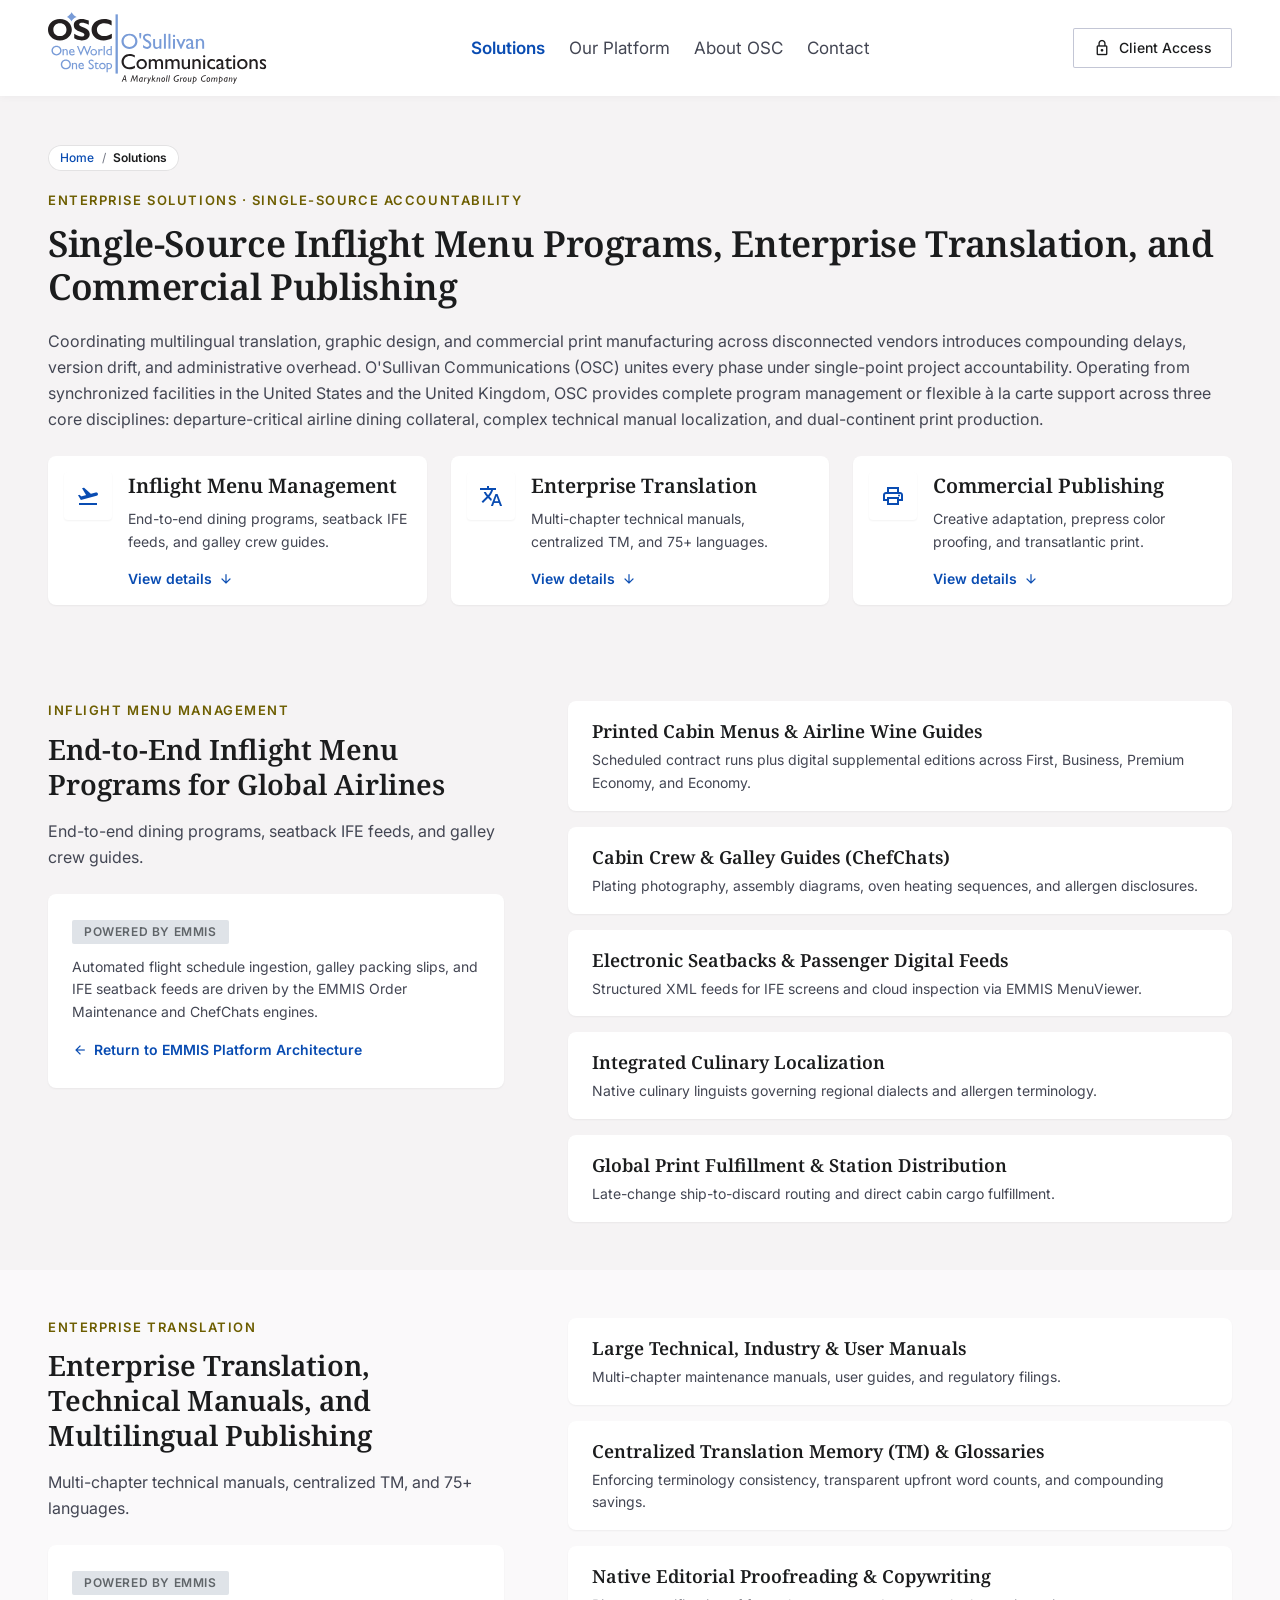
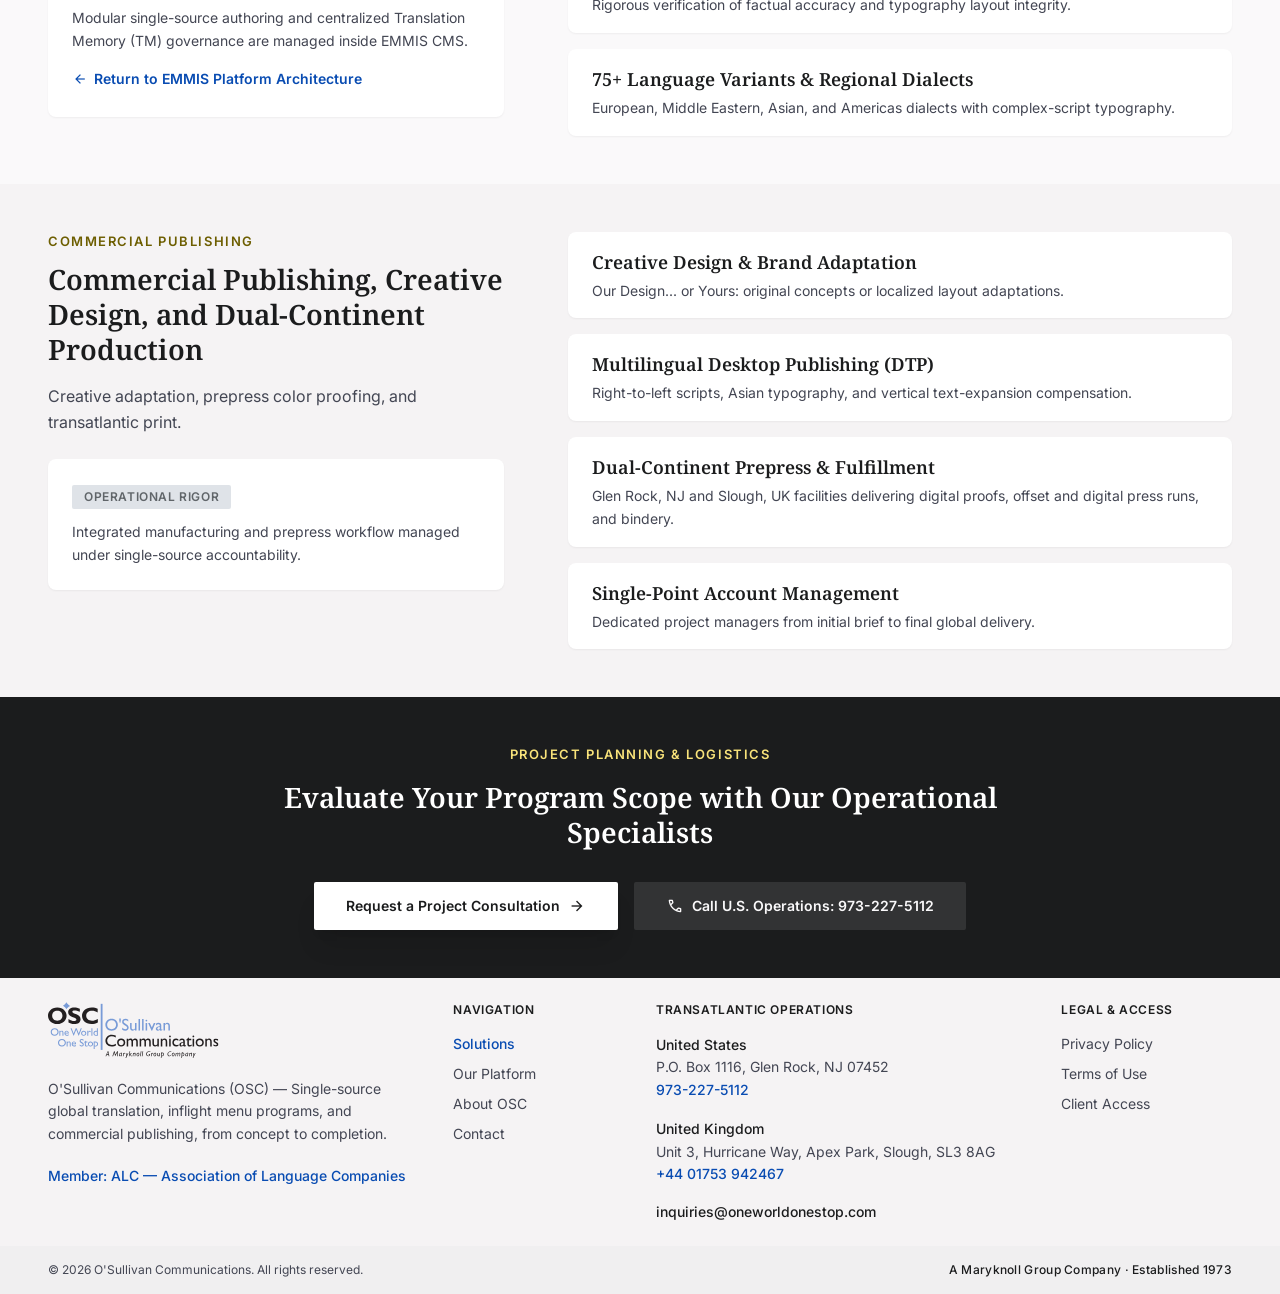
<file: solutions.html>
<!DOCTYPE html>
<html lang="en">
<head>
<meta charset="utf-8">
<meta name="viewport" content="width=device-width, initial-scale=1.0">
<title>Solutions | O'Sullivan Communications (OSC)</title>
<link rel="icon" href="assets/favicon.svg" sizes="any">
<meta name="description" content="Single-source inflight menu programs, enterprise translation, and commercial publishing from O'Sullivan Communications (OSC).">
<link rel="preconnect" href="https://fonts.googleapis.com">
<link rel="preconnect" href="https://fonts.gstatic.com" crossorigin>
<link rel="stylesheet" href="https://fonts.googleapis.com/css2?family=Noto+Serif:wght@400;500;600;700&family=Inter:wght@300;400;500;600;700&family=Public+Sans:wght@400;500;600;700&display=swap">
<link rel="stylesheet" href="https://fonts.googleapis.com/css2?family=Material+Symbols+Outlined:opsz,wght,FILL,GRAD@20..48,100..700,0..1,-50..200&display=block">
<link rel="stylesheet" href="assets/styles.css">
<style>
  html { scroll-behavior: smooth; scroll-padding-top: 96px; overflow-x: clip; }
  body { margin: 0; overflow-x: clip; overscroll-behavior-y: none; }
  img { max-width: 100%; }
  ::-webkit-scrollbar { display: none; }
  html { scrollbar-width: none; }
  .material-symbols-outlined { font-family: 'Material Symbols Outlined'; font-weight: normal; font-style: normal; line-height: 1; letter-spacing: normal; text-transform: none; white-space: nowrap; direction: ltr; -webkit-font-smoothing: antialiased; }
  main > div > :first-child { margin-top: 0 !important; }
  #mobile-menu { transition: opacity .2s ease, transform .2s ease; }
  #mobile-menu[data-open="false"] { opacity: 0; transform: translateY(-8px); pointer-events: none; }
  #mobile-menu[data-open="true"] { opacity: 1; transform: none; }
  a:focus-visible, button:focus-visible { outline: 2px solid #094cb2; outline-offset: 2px; }
  @media (prefers-reduced-motion: reduce) { html { scroll-behavior: auto; } *, *::before, *::after { transition: none !important; animation: none !important; } }
</style>
</head>
<body class="bg-surface font-body text-on-surface min-h-screen flex flex-col antialiased selection:bg-secondary-container selection:text-on-secondary-container">
<header id="site-header" class="fixed top-0 left-0 right-0 z-50 bg-surface-container-lowest/95 backdrop-blur-md shadow-[0_1px_8px_rgba(0,0,0,0.04)]">
  <div class="h-16 sm:h-20 max-w-7xl mx-auto px-4 sm:px-6 lg:px-12 flex items-center justify-between gap-4 lg:gap-8">
    <a class="flex items-center gap-3 group min-w-0" href="/OWOS" aria-label="O'Sullivan Communications – home">
      <img src="assets/OSC_4C_Large.svg" alt="OSC One World One Stop – O'Sullivan Communications" width="286" height="98" class="osc-logo w-auto shrink-0">
    </a>
    <nav class="osc-nav hidden lg:flex items-center gap-6 xl:gap-8" aria-label="Main"><a aria-current="page" class="text-sm text-primary font-semibold transition-colors" href="solutions.html">Solutions</a><a class="text-sm text-on-surface-variant hover:text-on-surface transition-colors" href="platform.html">Our Platform</a><a class="text-sm text-on-surface-variant hover:text-on-surface transition-colors" href="about.html">About OSC</a><a class="text-sm text-on-surface-variant hover:text-on-surface transition-colors" href="contact.html">Contact</a></nav>
    <div class="flex items-center gap-3 sm:gap-4 shrink-0">
      <a class="osc-utility-btn hidden sm:inline-flex items-center justify-center gap-2 px-5 py-2.5 rounded bg-surface-container-lowest text-on-surface text-sm font-medium hover:bg-surface-container transition-colors" href="#" rel="nofollow"><span class="material-symbols-outlined text-[18px]">lock</span>Client Access</a>
      <button id="menu-toggle" type="button" class="lg:hidden inline-flex items-center justify-center w-10 h-10 rounded-lg text-on-surface hover:bg-surface-container transition-colors" aria-controls="mobile-menu" aria-expanded="false" aria-label="Open menu">
        <span class="material-symbols-outlined text-2xl" id="menu-icon">menu</span>
      </button>
    </div>
  </div>
  <div id="mobile-menu" data-open="false" class="lg:hidden absolute left-0 right-0 top-full bg-surface-container-lowest shadow-lg max-h-[calc(100vh-4rem)] overflow-y-auto" aria-hidden="true">
    <nav class="max-w-7xl mx-auto px-4 sm:px-6 py-4 flex flex-col gap-1" aria-label="Mobile">
      <a aria-current="page" class="flex items-center justify-between px-4 py-3 rounded-lg text-base bg-surface-container text-primary font-semibold transition-colors" href="solutions.html">Solutions</a><a class="flex items-center justify-between px-4 py-3 rounded-lg text-base text-on-surface hover:bg-surface-container-low transition-colors" href="platform.html">Our Platform</a><a class="flex items-center justify-between px-4 py-3 rounded-lg text-base text-on-surface hover:bg-surface-container-low transition-colors" href="about.html">About OSC</a><a class="flex items-center justify-between px-4 py-3 rounded-lg text-base text-on-surface hover:bg-surface-container-low transition-colors" href="contact.html">Contact</a>
      <a class="osc-utility-btn mt-3 inline-flex items-center justify-center gap-2 px-6 py-3.5 rounded bg-surface-container-lowest text-on-surface text-sm font-semibold hover:bg-surface-container transition-colors" href="#" rel="nofollow"><span class="material-symbols-outlined text-lg">lock</span>Client Access</a>
    </nav>
  </div>
</header>
<main class="w-full pt-16 sm:pt-20 bg-surface flex-1"><div class="flex flex-col w-full">
<section class="osc-section w-full bg-surface-container-low">
<div class="max-w-7xl mx-auto px-6 lg:px-12">
<nav class="osc-crumbs" aria-label="Breadcrumb"><ol><li><a href="/OWOS">Home</a></li><li aria-current="page">Solutions</li></ol></nav>
<span class="osc-kicker mb-3">ENTERPRISE SOLUTIONS · SINGLE-SOURCE ACCOUNTABILITY</span>
<h1 class="osc-h1 mb-5">Single-Source Inflight Menu Programs, Enterprise Translation, and Commercial Publishing</h1>
<p class="text-base text-on-surface-variant leading-relaxed mb-6">Coordinating multilingual translation, graphic design, and commercial print manufacturing across disconnected vendors introduces compounding delays, version drift, and administrative overhead. O'Sullivan Communications (OSC) unites every phase under single-point project accountability. Operating from synchronized facilities in the United States and the United Kingdom, OSC provides complete program management or flexible à la carte support across three core disciplines: departure-critical airline dining collateral, complex technical manual localization, and dual-continent print production.</p>
<div class="grid grid-cols-1 osc-tri gap-6 mt-10">
<a class="group p-4 rounded-xl bg-surface-container-lowest shadow-sm osc-jump transition-all flex gap-4" href="#inflight-menu-management">
<span class="w-12 h-12 rounded-lg bg-surface-container-lowest text-primary flex items-center justify-center shadow-sm shrink-0"><span class="material-symbols-outlined text-2xl">flight_takeoff</span></span>
<div class="min-w-0 flex-1 flex flex-col">

<h3 class="font-headline text-xl font-semibold text-on-surface mb-2">Inflight Menu Management</h3>
<p class="text-sm text-on-surface-variant leading-relaxed mb-4">End-to-end dining programs, seatback IFE feeds, and galley crew guides.</p>
<span class="mt-auto inline-flex items-center gap-1.5 text-sm font-semibold text-primary">View details<span class="material-symbols-outlined text-base">arrow_downward</span></span>
</div>
</a>
<a class="group p-4 rounded-xl bg-surface-container-lowest shadow-sm osc-jump transition-all flex gap-4" href="#enterprise-translation">
<span class="w-12 h-12 rounded-lg bg-surface-container-lowest text-primary flex items-center justify-center shadow-sm shrink-0"><span class="material-symbols-outlined text-2xl">translate</span></span>
<div class="min-w-0 flex-1 flex flex-col">

<h3 class="font-headline text-xl font-semibold text-on-surface mb-2">Enterprise Translation</h3>
<p class="text-sm text-on-surface-variant leading-relaxed mb-4">Multi-chapter technical manuals, centralized TM, and 75+ languages.</p>
<span class="mt-auto inline-flex items-center gap-1.5 text-sm font-semibold text-primary">View details<span class="material-symbols-outlined text-base">arrow_downward</span></span>
</div>
</a>
<a class="group p-4 rounded-xl bg-surface-container-lowest shadow-sm osc-jump transition-all flex gap-4" href="#commercial-publishing">
<span class="w-12 h-12 rounded-lg bg-surface-container-lowest text-primary flex items-center justify-center shadow-sm shrink-0"><span class="material-symbols-outlined text-2xl">print</span></span>
<div class="min-w-0 flex-1 flex flex-col">

<h3 class="font-headline text-xl font-semibold text-on-surface mb-2">Commercial Publishing</h3>
<p class="text-sm text-on-surface-variant leading-relaxed mb-4">Creative adaptation, prepress color proofing, and transatlantic print.</p>
<span class="mt-auto inline-flex items-center gap-1.5 text-sm font-semibold text-primary">View details<span class="material-symbols-outlined text-base">arrow_downward</span></span>
</div>
</a>
</div>
</div>
</section>
<section id="inflight-menu-management" class="osc-section w-full bg-surface-container-low">
<div class="max-w-7xl mx-auto px-6 lg:px-12">
<div class="grid grid-cols-1 lg:grid-cols-12 gap-10 lg:gap-16 items-start">
<div class="lg:col-span-5 flex flex-col gap-6">
<div>
<span class="osc-kicker mb-3">Inflight Menu Management</span>
<h2 class="osc-h2 mb-4">End-to-End Inflight Menu Programs for Global Airlines</h2>
<p class="text-base text-on-surface-variant leading-relaxed">End-to-end dining programs, seatback IFE feeds, and galley crew guides.</p>
</div>
<div class="p-6 rounded-xl bg-surface-container-lowest shadow-sm">
<span class="inline-flex items-center px-3 py-1 rounded bg-secondary-container text-on-secondary-container text-xs font-semibold uppercase tracking-wider mb-3">Powered by EMMIS</span>
<p class="text-sm text-on-surface-variant leading-relaxed">Automated flight schedule ingestion, galley packing slips, and IFE seatback feeds are driven by the EMMIS Order Maintenance and ChefChats engines.</p>
<a class="mt-4 inline-flex items-center gap-1.5 text-sm font-semibold text-primary hover:text-primary-container" href="platform.html#emmis-engines"><span class="material-symbols-outlined text-base">arrow_back</span>Return to EMMIS Platform Architecture</a>
</div>
</div>
<div class="lg:col-span-7">
<div class="space-y-4">
<div class="px-6 py-4 rounded-xl bg-surface-container-lowest shadow-sm">
<h3 class="font-headline text-lg font-semibold text-on-surface mb-1">Printed Cabin Menus &amp; Airline Wine Guides</h3>
<p class="text-sm text-on-surface-variant leading-relaxed">Scheduled contract runs plus digital supplemental editions across First, Business, Premium Economy, and Economy.</p>
</div>
<div class="px-6 py-4 rounded-xl bg-surface-container-lowest shadow-sm">
<h3 class="font-headline text-lg font-semibold text-on-surface mb-1">Cabin Crew &amp; Galley Guides (ChefChats)</h3>
<p class="text-sm text-on-surface-variant leading-relaxed">Plating photography, assembly diagrams, oven heating sequences, and allergen disclosures.</p>
</div>
<div class="px-6 py-4 rounded-xl bg-surface-container-lowest shadow-sm">
<h3 class="font-headline text-lg font-semibold text-on-surface mb-1">Electronic Seatbacks &amp; Passenger Digital Feeds</h3>
<p class="text-sm text-on-surface-variant leading-relaxed">Structured XML feeds for IFE screens and cloud inspection via EMMIS MenuViewer.</p>
</div>
<div class="px-6 py-4 rounded-xl bg-surface-container-lowest shadow-sm">
<h3 class="font-headline text-lg font-semibold text-on-surface mb-1">Integrated Culinary Localization</h3>
<p class="text-sm text-on-surface-variant leading-relaxed">Native culinary linguists governing regional dialects and allergen terminology.</p>
</div>
<div class="px-6 py-4 rounded-xl bg-surface-container-lowest shadow-sm">
<h3 class="font-headline text-lg font-semibold text-on-surface mb-1">Global Print Fulfillment &amp; Station Distribution</h3>
<p class="text-sm text-on-surface-variant leading-relaxed">Late-change ship-to-discard routing and direct cabin cargo fulfillment.</p>
</div>
</div>
</div>
</div>
</div>
</section>
<section id="enterprise-translation" class="osc-section w-full bg-surface">
<div class="max-w-7xl mx-auto px-6 lg:px-12">
<div class="grid grid-cols-1 lg:grid-cols-12 gap-10 lg:gap-16 items-start">
<div class="lg:col-span-5 flex flex-col gap-6">
<div>
<span class="osc-kicker mb-3">Enterprise Translation</span>
<h2 class="osc-h2 mb-4">Enterprise Translation, Technical Manuals, and Multilingual Publishing</h2>
<p class="text-base text-on-surface-variant leading-relaxed">Multi-chapter technical manuals, centralized TM, and 75+ languages.</p>
</div>
<div class="p-6 rounded-xl bg-surface-container-lowest shadow-sm">
<span class="inline-flex items-center px-3 py-1 rounded bg-secondary-container text-on-secondary-container text-xs font-semibold uppercase tracking-wider mb-3">Powered by EMMIS</span>
<p class="text-sm text-on-surface-variant leading-relaxed">Modular single-source authoring and centralized Translation Memory (TM) governance are managed inside EMMIS CMS.</p>
<a class="mt-4 inline-flex items-center gap-1.5 text-sm font-semibold text-primary hover:text-primary-container" href="platform.html#emmis-engines"><span class="material-symbols-outlined text-base">arrow_back</span>Return to EMMIS Platform Architecture</a>
</div>
</div>
<div class="lg:col-span-7">
<div class="space-y-4">
<div class="px-6 py-4 rounded-xl bg-surface-container-lowest shadow-sm">
<h3 class="font-headline text-lg font-semibold text-on-surface mb-1">Large Technical, Industry &amp; User Manuals</h3>
<p class="text-sm text-on-surface-variant leading-relaxed">Multi-chapter maintenance manuals, user guides, and regulatory filings.</p>
</div>
<div class="px-6 py-4 rounded-xl bg-surface-container-lowest shadow-sm">
<h3 class="font-headline text-lg font-semibold text-on-surface mb-1">Centralized Translation Memory (TM) &amp; Glossaries</h3>
<p class="text-sm text-on-surface-variant leading-relaxed">Enforcing terminology consistency, transparent upfront word counts, and compounding savings.</p>
</div>
<div class="px-6 py-4 rounded-xl bg-surface-container-lowest shadow-sm">
<h3 class="font-headline text-lg font-semibold text-on-surface mb-1">Native Editorial Proofreading &amp; Copywriting</h3>
<p class="text-sm text-on-surface-variant leading-relaxed">Rigorous verification of factual accuracy and typography layout integrity.</p>
</div>
<div class="px-6 py-4 rounded-xl bg-surface-container-lowest shadow-sm">
<h3 class="font-headline text-lg font-semibold text-on-surface mb-1">75+ Language Variants &amp; Regional Dialects</h3>
<p class="text-sm text-on-surface-variant leading-relaxed">European, Middle Eastern, Asian, and Americas dialects with complex-script typography.</p>
</div>
</div>
</div>
</div>
</div>
</section>
<section id="commercial-publishing" class="osc-section w-full bg-surface-container-low">
<div class="max-w-7xl mx-auto px-6 lg:px-12">
<div class="grid grid-cols-1 lg:grid-cols-12 gap-10 lg:gap-16 items-start">
<div class="lg:col-span-5 flex flex-col gap-6">
<div>
<span class="osc-kicker mb-3">Commercial Publishing</span>
<h2 class="osc-h2 mb-4">Commercial Publishing, Creative Design, and Dual-Continent Production</h2>
<p class="text-base text-on-surface-variant leading-relaxed">Creative adaptation, prepress color proofing, and transatlantic print.</p>
</div>
<div class="p-6 rounded-xl bg-surface-container-lowest shadow-sm">
<span class="inline-flex items-center px-3 py-1 rounded bg-secondary-container text-on-secondary-container text-xs font-semibold uppercase tracking-wider mb-3">Operational Rigor</span>
<p class="text-sm text-on-surface-variant leading-relaxed">Integrated manufacturing and prepress workflow managed under single-source accountability.</p>

</div>
</div>
<div class="lg:col-span-7">
<div class="space-y-4">
<div class="px-6 py-4 rounded-xl bg-surface-container-lowest shadow-sm">
<h3 class="font-headline text-lg font-semibold text-on-surface mb-1">Creative Design &amp; Brand Adaptation</h3>
<p class="text-sm text-on-surface-variant leading-relaxed">Our Design... or Yours: original concepts or localized layout adaptations.</p>
</div>
<div class="px-6 py-4 rounded-xl bg-surface-container-lowest shadow-sm">
<h3 class="font-headline text-lg font-semibold text-on-surface mb-1">Multilingual Desktop Publishing (DTP)</h3>
<p class="text-sm text-on-surface-variant leading-relaxed">Right-to-left scripts, Asian typography, and vertical text-expansion compensation.</p>
</div>
<div class="px-6 py-4 rounded-xl bg-surface-container-lowest shadow-sm">
<h3 class="font-headline text-lg font-semibold text-on-surface mb-1">Dual-Continent Prepress &amp; Fulfillment</h3>
<p class="text-sm text-on-surface-variant leading-relaxed">Glen Rock, NJ and Slough, UK facilities delivering digital proofs, offset and digital press runs, and bindery.</p>
</div>
<div class="px-6 py-4 rounded-xl bg-surface-container-lowest shadow-sm">
<h3 class="font-headline text-lg font-semibold text-on-surface mb-1">Single-Point Account Management</h3>
<p class="text-sm text-on-surface-variant leading-relaxed">Dedicated project managers from initial brief to final global delivery.</p>
</div>
</div>
</div>
</div>
</div>
</section>
<section class="osc-section osc-on-dark w-full bg-on-surface text-surface relative overflow-hidden">
<div class="max-w-4xl mx-auto px-6 lg:px-12 text-center flex flex-col items-center relative z-10">
<span class="osc-kicker mb-4">PROJECT PLANNING &amp; LOGISTICS</span>
<h2 class="osc-h2 mb-8">Evaluate Your Program Scope with Our Operational Specialists</h2>
<div class="flex flex-wrap items-center justify-center gap-4">
<a class="inline-flex items-center justify-center px-8 py-3.5 rounded bg-surface-container-lowest text-on-surface font-semibold text-sm hover:bg-surface-dim transition-all shadow-xl group" href="contact.html">Request a Project Consultation<span class="material-symbols-outlined ml-2 text-lg group-hover:translate-x-1 transition-transform">arrow_forward</span></a>
<a class="inline-flex items-center justify-center gap-2 px-8 py-3.5 rounded bg-surface/10 text-surface font-semibold text-sm transition-colors" href="tel:9732275112"><span class="material-symbols-outlined text-lg">call</span>Call U.S. Operations: 973-227-5112</a>
</div>
</div>
</section>
</div></main>
<footer class="osc-footer-flush w-full bg-surface-container-low mt-auto">
  <div class="max-w-7xl mx-auto px-6 lg:px-12 py-14 lg:py-20">
    <div class="grid grid-cols-1 sm:grid-cols-2 lg:grid-cols-12 gap-10 lg:gap-8">
      <div class="sm:col-span-2 lg:col-span-4 flex flex-col gap-5">
        <a class="flex items-center gap-3" href="/OWOS"><img src="assets/OSC_4C_Large.svg" alt="OSC One World One Stop – O'Sullivan Communications" width="286" height="98" class="h-14 w-auto"></a>
        <p class="text-sm leading-relaxed text-on-surface-variant max-w-sm">O'Sullivan Communications (OSC) — Single-source global translation, inflight menu programs, and commercial publishing, from concept to completion.</p>
        <a class="text-sm font-medium text-primary hover:text-primary-container transition-colors" href="https://www.alcus.org/" target="_blank" rel="noopener noreferrer">Member: ALC — Association of Language Companies</a>
      </div>
      <div class="lg:col-span-2 flex flex-col gap-4">
        <span class="text-xs font-semibold tracking-wider uppercase text-on-surface">Navigation</span>
        <nav class="flex flex-col gap-2.5" aria-label="Footer"><a aria-current="page" class="text-sm text-primary font-medium transition-colors" href="solutions.html">Solutions</a><a class="text-sm text-on-surface-variant hover:text-on-surface transition-colors" href="platform.html">Our Platform</a><a class="text-sm text-on-surface-variant hover:text-on-surface transition-colors" href="about.html">About OSC</a><a class="text-sm text-on-surface-variant hover:text-on-surface transition-colors" href="contact.html">Contact</a></nav>
      </div>
      <div class="lg:col-span-4 flex flex-col gap-4">
        <span class="text-xs font-semibold tracking-wider uppercase text-on-surface">Transatlantic Operations</span>
        <div class="flex flex-col gap-4 text-sm text-on-surface-variant">
          <p class="leading-relaxed"><span class="font-medium text-on-surface">United States</span><br>P.O. Box 1116, Glen Rock, NJ 07452<br><a class="text-primary font-medium" href="tel:9732275112">973-227-5112</a></p>
          <p class="leading-relaxed"><span class="font-medium text-on-surface">United Kingdom</span><br>Unit 3, Hurricane Way, Apex Park, Slough, SL3 8AG<br><a class="text-primary font-medium" href="tel:+441753942467">+44 01753 942467</a></p>
          <a class="text-on-surface hover:text-primary transition-colors font-medium break-all" href="mailto:inquiries@oneworldonestop.com">inquiries@oneworldonestop.com</a>
        </div>
      </div>
      <div class="lg:col-span-2 flex flex-col gap-4">
        <span class="text-xs font-semibold tracking-wider uppercase text-on-surface">Legal &amp; Access</span>
        <div class="flex flex-col gap-2.5 text-sm">
          <a class="text-on-surface-variant hover:text-on-surface transition-colors" href="#">Privacy Policy</a>
          <a class="text-on-surface-variant hover:text-on-surface transition-colors" href="#">Terms of Use</a>
          <a class="text-on-surface-variant hover:text-on-surface transition-colors" href="#" rel="nofollow">Client Access</a>
        </div>
      </div>
    </div>
  </div>
  <div class="osc-footer-bar bg-surface-container-high/40 px-6 lg:px-12 py-4 flex flex-col sm:flex-row items-center justify-between gap-3 text-xs text-on-surface-variant text-center sm:text-left">
    <div class="max-w-7xl mx-auto w-full flex flex-col sm:flex-row items-center justify-between gap-3">
      <p>© 2026 O'Sullivan Communications. All rights reserved.</p>
      <p class="font-medium text-on-surface tracking-wide">A Maryknoll Group Company · Established 1973</p>
    </div>
  </div>
</footer>

<script>
(function () {
  var btn = document.getElementById('menu-toggle');
  var menu = document.getElementById('mobile-menu');
  var icon = document.getElementById('menu-icon');
  if (!btn || !menu) return;
  function setOpen(open) {
    menu.setAttribute('data-open', open ? 'true' : 'false');
    menu.setAttribute('aria-hidden', open ? 'false' : 'true');
    btn.setAttribute('aria-expanded', open ? 'true' : 'false');
    btn.setAttribute('aria-label', open ? 'Close menu' : 'Open menu');
    icon.textContent = open ? 'close' : 'menu';
  }
  btn.addEventListener('click', function () { setOpen(menu.getAttribute('data-open') !== 'true'); });
  menu.addEventListener('click', function (e) { if (e.target.closest('a')) setOpen(false); });
  document.addEventListener('keydown', function (e) { if (e.key === 'Escape') setOpen(false); });
  document.addEventListener('click', function (e) { if (!e.target.closest('#site-header')) setOpen(false); });
  window.addEventListener('resize', function () { if (window.innerWidth >= 1024) setOpen(false); });
})();
</script>

<script>
(function () {
  var icons = [[/airline|flight|travel|boarding|passenger/i,'flight_takeoff'],[/cosmetic|skincare|perfume|luxury|beauty/i,'spa'],
               [/consumer|retail|fmcg|electronics|supermarket/i,'inventory_2'],[/insurance|financial|policy/i,'description'],
               [/press|print|proof|lithograph/i,'print'],[/typograph|multilingual|copy/i,'translate']];
  function iconFor(t){ for (var i=0;i<icons.length;i++) if (icons[i][0].test(t)) return icons[i][1]; return 'palette'; }
  function label(t){ var s=(t||'').split(/[,.:]/)[0].trim(); return s.length>70 ? s.slice(0,67)+'…' : s; }
  function placeholder(t){
    var d=document.createElement('div');
    d.setAttribute('role','img'); d.setAttribute('aria-label', label(t) || 'Image');
    d.style.cssText='display:flex;flex-direction:column;align-items:center;justify-content:center;gap:10px;padding:20px;text-align:center;'+
      'background:linear-gradient(135deg,#d9e2ff 0%,#efedee 55%,#f9e37a 140%);color:#094cb2;min-height:100%;';
    d.innerHTML='<span class="material-symbols-outlined" style="font-size:40px;opacity:.85">'+iconFor(t)+'</span>'+
      '<span style="font:500 12px/1.4 Inter,system-ui,sans-serif;color:#434653;max-width:28ch">'+label(t)+'</span>';
    return d;
  }
  function swap(img){
    if (img.dataset.fallback) return; img.dataset.fallback='1';
    var d=placeholder(img.getAttribute('data-alt')||img.alt);
    d.className=img.className; d.classList.remove('object-cover');
    if (!/\bh-(\d|full|auto|\[)/.test(img.className) && !/aspect-/.test(img.className)) d.style.minHeight='14rem';
    img.replaceWith(d);
  }
  document.querySelectorAll('img').forEach(function(img){
    if (img.complete && img.naturalWidth===0) swap(img); else img.addEventListener('error', function(){ swap(img); });
  });
  document.querySelectorAll('[style*="background-image"]').forEach(function(el){
    var m=el.style.backgroundImage.match(/url\(["']?(.*?)["']?\)/); if(!m) return;
    var t=new Image(); t.onerror=function(){ var p=placeholder(el.getAttribute('data-alt')); el.style.backgroundImage='none'; el.appendChild(p); p.style.height='100%'; }; t.src=m[1];
  });
})();
</script>
</body>
</html>
</file>
<file: assets/styles.css>
*,:after,:before{--tw-border-spacing-x:0;--tw-border-spacing-y:0;--tw-translate-x:0;--tw-translate-y:0;--tw-rotate:0;--tw-skew-x:0;--tw-skew-y:0;--tw-scale-x:1;--tw-scale-y:1;--tw-pan-x: ;--tw-pan-y: ;--tw-pinch-zoom: ;--tw-scroll-snap-strictness:proximity;--tw-gradient-from-position: ;--tw-gradient-via-position: ;--tw-gradient-to-position: ;--tw-ordinal: ;--tw-slashed-zero: ;--tw-numeric-figure: ;--tw-numeric-spacing: ;--tw-numeric-fraction: ;--tw-ring-inset: ;--tw-ring-offset-width:0px;--tw-ring-offset-color:#fff;--tw-ring-color:rgba(59,130,246,.5);--tw-ring-offset-shadow:0 0 #0000;--tw-ring-shadow:0 0 #0000;--tw-shadow:0 0 #0000;--tw-shadow-colored:0 0 #0000;--tw-blur: ;--tw-brightness: ;--tw-contrast: ;--tw-grayscale: ;--tw-hue-rotate: ;--tw-invert: ;--tw-saturate: ;--tw-sepia: ;--tw-drop-shadow: ;--tw-backdrop-blur: ;--tw-backdrop-brightness: ;--tw-backdrop-contrast: ;--tw-backdrop-grayscale: ;--tw-backdrop-hue-rotate: ;--tw-backdrop-invert: ;--tw-backdrop-opacity: ;--tw-backdrop-saturate: ;--tw-backdrop-sepia: ;--tw-contain-size: ;--tw-contain-layout: ;--tw-contain-paint: ;--tw-contain-style: }::backdrop{--tw-border-spacing-x:0;--tw-border-spacing-y:0;--tw-translate-x:0;--tw-translate-y:0;--tw-rotate:0;--tw-skew-x:0;--tw-skew-y:0;--tw-scale-x:1;--tw-scale-y:1;--tw-pan-x: ;--tw-pan-y: ;--tw-pinch-zoom: ;--tw-scroll-snap-strictness:proximity;--tw-gradient-from-position: ;--tw-gradient-via-position: ;--tw-gradient-to-position: ;--tw-ordinal: ;--tw-slashed-zero: ;--tw-numeric-figure: ;--tw-numeric-spacing: ;--tw-numeric-fraction: ;--tw-ring-inset: ;--tw-ring-offset-width:0px;--tw-ring-offset-color:#fff;--tw-ring-color:rgba(59,130,246,.5);--tw-ring-offset-shadow:0 0 #0000;--tw-ring-shadow:0 0 #0000;--tw-shadow:0 0 #0000;--tw-shadow-colored:0 0 #0000;--tw-blur: ;--tw-brightness: ;--tw-contrast: ;--tw-grayscale: ;--tw-hue-rotate: ;--tw-invert: ;--tw-saturate: ;--tw-sepia: ;--tw-drop-shadow: ;--tw-backdrop-blur: ;--tw-backdrop-brightness: ;--tw-backdrop-contrast: ;--tw-backdrop-grayscale: ;--tw-backdrop-hue-rotate: ;--tw-backdrop-invert: ;--tw-backdrop-opacity: ;--tw-backdrop-saturate: ;--tw-backdrop-sepia: ;--tw-contain-size: ;--tw-contain-layout: ;--tw-contain-paint: ;--tw-contain-style: }/*! tailwindcss v3.4.17 | MIT License | https://tailwindcss.com*/*,:after,:before{box-sizing:border-box;border:0 solid #e5e7eb}:after,:before{--tw-content:""}:host,html{line-height:1.5;-webkit-text-size-adjust:100%;-moz-tab-size:4;-o-tab-size:4;tab-size:4;font-family:ui-sans-serif,system-ui,sans-serif,Apple Color Emoji,Segoe UI Emoji,Segoe UI Symbol,Noto Color Emoji;font-feature-settings:normal;font-variation-settings:normal;-webkit-tap-highlight-color:transparent}body{margin:0;line-height:inherit}hr{height:0;color:inherit;border-top-width:1px}abbr:where([title]){-webkit-text-decoration:underline dotted;text-decoration:underline dotted}h1,h2,h3,h4,h5,h6{font-size:inherit;font-weight:inherit}a{color:inherit;text-decoration:inherit}b,strong{font-weight:bolder}code,kbd,pre,samp{font-family:ui-monospace,SFMono-Regular,Menlo,Monaco,Consolas,Liberation Mono,Courier New,monospace;font-feature-settings:normal;font-variation-settings:normal;font-size:1em}small{font-size:80%}sub,sup{font-size:75%;line-height:0;position:relative;vertical-align:baseline}sub{bottom:-.25em}sup{top:-.5em}table{text-indent:0;border-color:inherit;border-collapse:collapse}button,input,optgroup,select,textarea{font-family:inherit;font-feature-settings:inherit;font-variation-settings:inherit;font-size:100%;font-weight:inherit;line-height:inherit;letter-spacing:inherit;color:inherit;margin:0;padding:0}button,select{text-transform:none}button,input:where([type=button]),input:where([type=reset]),input:where([type=submit]){-webkit-appearance:button;background-color:transparent;background-image:none}:-moz-focusring{outline:auto}:-moz-ui-invalid{box-shadow:none}progress{vertical-align:baseline}::-webkit-inner-spin-button,::-webkit-outer-spin-button{height:auto}[type=search]{-webkit-appearance:textfield;outline-offset:-2px}::-webkit-search-decoration{-webkit-appearance:none}::-webkit-file-upload-button{-webkit-appearance:button;font:inherit}summary{display:list-item}blockquote,dd,dl,figure,h1,h2,h3,h4,h5,h6,hr,p,pre{margin:0}fieldset{margin:0}fieldset,legend{padding:0}menu,ol,ul{list-style:none;margin:0;padding:0}dialog{padding:0}textarea{resize:vertical}input::-moz-placeholder,textarea::-moz-placeholder{opacity:1;color:#9ca3af}input::placeholder,textarea::placeholder{opacity:1;color:#9ca3af}[role=button],button{cursor:pointer}:disabled{cursor:default}audio,canvas,embed,iframe,img,object,svg,video{display:block;vertical-align:middle}img,video{max-width:100%;height:auto}[hidden]:where(:not([hidden=until-found])){display:none}.pointer-events-none{pointer-events:none}.visible{visibility:visible}.fixed{position:fixed}.absolute{position:absolute}.relative{position:relative}.inset-0{inset:0}.-bottom-16{bottom:-4rem}.-bottom-24{bottom:-6rem}.-bottom-6{bottom:-1.5rem}.-left-20{left:-5rem}.-left-4{left:-1rem}.-left-6{left:-1.5rem}.-right-16{right:-4rem}.-right-24{right:-6rem}.-right-32{right:-8rem}.-right-6{right:-1.5rem}.-top-32{top:-8rem}.-top-6{top:-1.5rem}.bottom-0{bottom:0}.bottom-2{bottom:.5rem}.bottom-3{bottom:.75rem}.bottom-4{bottom:1rem}.bottom-6{bottom:1.5rem}.left-0{left:0}.left-1\/4{left:25%}.left-12{left:3rem}.left-2{left:.5rem}.left-3{left:.75rem}.left-4{left:1rem}.left-6{left:1.5rem}.right-0{right:0}.right-1\/4{right:25%}.right-2{right:.5rem}.right-3{right:.75rem}.right-6{right:1.5rem}.top-0{top:0}.top-1\/4{top:25%}.top-2{top:.5rem}.top-3{top:.75rem}.top-3\.5{top:.875rem}.top-full{top:100%}.z-10{z-index:10}.z-50{z-index:50}.order-1{order:1}.order-2{order:2}.-mx-1{margin-left:-.25rem;margin-right:-.25rem}.-my-1{margin-top:-.25rem;margin-bottom:-.25rem}.mx-auto{margin-left:auto;margin-right:auto}.my-6{margin-top:1.5rem;margin-bottom:1.5rem}.mb-1{margin-bottom:.25rem}.mb-1\.5{margin-bottom:.375rem}.mb-10{margin-bottom:2.5rem}.mb-12{margin-bottom:3rem}.mb-14{margin-bottom:3.5rem}.mb-16{margin-bottom:4rem}.mb-2{margin-bottom:.5rem}.mb-3{margin-bottom:.75rem}.mb-4{margin-bottom:1rem}.mb-5{margin-bottom:1.25rem}.mb-6{margin-bottom:1.5rem}.mb-8{margin-bottom:2rem}.ml-1{margin-left:.25rem}.ml-2{margin-left:.5rem}.ml-3{margin-left:.75rem}.mr-2{margin-right:.5rem}.mt-0\.5{margin-top:.125rem}.mt-1{margin-top:.25rem}.mt-12{margin-top:3rem}.mt-2{margin-top:.5rem}.mt-3{margin-top:.75rem}.mt-4{margin-top:1rem}.mt-6{margin-top:1.5rem}.mt-8{margin-top:2rem}.mt-auto{margin-top:auto}.block{display:block}.inline-block{display:inline-block}.inline{display:inline}.flex{display:flex}.inline-flex{display:inline-flex}.table{display:table}.grid{display:grid}.hidden{display:none}.aspect-\[4\/3\]{aspect-ratio:4/3}.aspect-\[4\/5\]{aspect-ratio:4/5}.h-0\.5{height:.125rem}.h-1{height:.25rem}.h-1\.5{height:.375rem}.h-10{height:2.5rem}.h-12{height:3rem}.h-14{height:3.5rem}.h-16{height:4rem}.h-2{height:.5rem}.h-2\.5{height:.625rem}.h-3{height:.75rem}.h-32{height:8rem}.h-36{height:9rem}.h-4{height:1rem}.h-44{height:11rem}.h-48{height:12rem}.h-56{height:14rem}.h-6{height:1.5rem}.h-64{height:16rem}.h-7{height:1.75rem}.h-8{height:2rem}.h-80{height:20rem}.h-9{height:2.25rem}.h-96{height:24rem}.h-auto{height:auto}.h-full{height:100%}.h-px{height:1px}.max-h-\[calc\(100vh-4rem\)\]{max-height:calc(100vh - 4rem)}.min-h-\[14rem\]{min-height:14rem}.min-h-\[220px\]{min-height:220px}.min-h-screen{min-height:100vh}.w-1\.5{width:.375rem}.w-10{width:2.5rem}.w-12{width:3rem}.w-16{width:4rem}.w-2{width:.5rem}.w-2\.5{width:.625rem}.w-3{width:.75rem}.w-32{width:8rem}.w-36{width:9rem}.w-4{width:1rem}.w-4\/5{width:80%}.w-4\/6{width:66.666667%}.w-48{width:12rem}.w-5\/6{width:83.333333%}.w-6{width:1.5rem}.w-64{width:16rem}.w-7{width:1.75rem}.w-8{width:2rem}.w-80{width:20rem}.w-9{width:2.25rem}.w-96{width:24rem}.w-\[72\%\]{width:72%}.w-\[85\%\]{width:85%}.w-auto{width:auto}.w-fit{width:-moz-fit-content;width:fit-content}.w-full{width:100%}.w-max{width:-moz-max-content;width:max-content}.min-w-0{min-width:0}.min-w-\[520px\]{min-width:520px}.max-w-2xl{max-width:42rem}.max-w-3xl{max-width:48rem}.max-w-4xl{max-width:56rem}.max-w-7xl{max-width:80rem}.max-w-\[220px\]{max-width:220px}.max-w-md{max-width:28rem}.max-w-sm{max-width:24rem}.max-w-xl{max-width:36rem}.max-w-xs{max-width:20rem}.flex-1{flex:1 1 0%}.shrink-0{flex-shrink:0}.transform{transform:translate(var(--tw-translate-x),var(--tw-translate-y)) rotate(var(--tw-rotate)) skewX(var(--tw-skew-x)) skewY(var(--tw-skew-y)) scaleX(var(--tw-scale-x)) scaleY(var(--tw-scale-y))}@keyframes pulse{50%{opacity:.5}}.animate-pulse{animation:pulse 2s cubic-bezier(.4,0,.6,1) infinite}@keyframes spin{to{transform:rotate(1turn)}}.animate-spin{animation:spin 1s linear infinite}.cursor-pointer{cursor:pointer}.select-none{-webkit-user-select:none;-moz-user-select:none;user-select:none}.resize-y{resize:vertical}.resize{resize:both}.appearance-none{-webkit-appearance:none;-moz-appearance:none;appearance:none}.grid-cols-1{grid-template-columns:repeat(1,minmax(0,1fr))}.grid-cols-2{grid-template-columns:repeat(2,minmax(0,1fr))}.grid-cols-3{grid-template-columns:repeat(3,minmax(0,1fr))}.grid-cols-6{grid-template-columns:repeat(6,minmax(0,1fr))}.flex-col{flex-direction:column}.flex-wrap{flex-wrap:wrap}.items-start{align-items:flex-start}.items-end{align-items:flex-end}.items-center{align-items:center}.items-baseline{align-items:baseline}.items-stretch{align-items:stretch}.justify-start{justify-content:flex-start}.justify-center{justify-content:center}.justify-between{justify-content:space-between}.gap-1{gap:.25rem}.gap-1\.5{gap:.375rem}.gap-10{gap:2.5rem}.gap-12{gap:3rem}.gap-2{gap:.5rem}.gap-2\.5{gap:.625rem}.gap-3{gap:.75rem}.gap-3\.5{gap:.875rem}.gap-4{gap:1rem}.gap-5{gap:1.25rem}.gap-6{gap:1.5rem}.gap-8{gap:2rem}.gap-x-2{-moz-column-gap:.5rem;column-gap:.5rem}.gap-y-1{row-gap:.25rem}.space-y-1>:not([hidden])~:not([hidden]){--tw-space-y-reverse:0;margin-top:calc(.25rem*(1 - var(--tw-space-y-reverse)));margin-bottom:calc(.25rem*var(--tw-space-y-reverse))}.space-y-2>:not([hidden])~:not([hidden]){--tw-space-y-reverse:0;margin-top:calc(.5rem*(1 - var(--tw-space-y-reverse)));margin-bottom:calc(.5rem*var(--tw-space-y-reverse))}.space-y-3>:not([hidden])~:not([hidden]){--tw-space-y-reverse:0;margin-top:calc(.75rem*(1 - var(--tw-space-y-reverse)));margin-bottom:calc(.75rem*var(--tw-space-y-reverse))}.space-y-4>:not([hidden])~:not([hidden]){--tw-space-y-reverse:0;margin-top:calc(1rem*(1 - var(--tw-space-y-reverse)));margin-bottom:calc(1rem*var(--tw-space-y-reverse))}.space-y-5>:not([hidden])~:not([hidden]){--tw-space-y-reverse:0;margin-top:calc(1.25rem*(1 - var(--tw-space-y-reverse)));margin-bottom:calc(1.25rem*var(--tw-space-y-reverse))}.space-y-6>:not([hidden])~:not([hidden]){--tw-space-y-reverse:0;margin-top:calc(1.5rem*(1 - var(--tw-space-y-reverse)));margin-bottom:calc(1.5rem*var(--tw-space-y-reverse))}.space-y-8>:not([hidden])~:not([hidden]){--tw-space-y-reverse:0;margin-top:calc(2rem*(1 - var(--tw-space-y-reverse)));margin-bottom:calc(2rem*var(--tw-space-y-reverse))}.self-start{align-self:flex-start}.overflow-hidden{overflow:hidden}.overflow-x-auto{overflow-x:auto}.overflow-y-auto{overflow-y:auto}.break-words{overflow-wrap:break-word}.break-all{word-break:break-all}.rounded{border-radius:.125rem}.rounded-2xl{border-radius:1rem}.rounded-3xl{border-radius:1.5rem}.rounded-full{border-radius:.75rem}.rounded-lg{border-radius:.25rem}.rounded-md{border-radius:.375rem}.rounded-sm{border-radius:.125rem}.rounded-xl{border-radius:.5rem}.rounded-bl-full{border-bottom-left-radius:.75rem}.border-b-0{border-bottom-width:0}.border-l-0{border-left-width:0}.border-t-0{border-top-width:0}.bg-\[\#000000\]{--tw-bg-opacity:1;background-color:rgb(0 0 0/var(--tw-bg-opacity,1))}.bg-\[\#00ffff\]{--tw-bg-opacity:1;background-color:rgb(0 255 255/var(--tw-bg-opacity,1))}.bg-\[\#ff00ff\]{--tw-bg-opacity:1;background-color:rgb(255 0 255/var(--tw-bg-opacity,1))}.bg-\[\#ffff00\]{--tw-bg-opacity:1;background-color:rgb(255 255 0/var(--tw-bg-opacity,1))}.bg-error-container{--tw-bg-opacity:1;background-color:rgb(255 218 214/var(--tw-bg-opacity,1))}.bg-inverse-surface\/80{background-color:rgba(48,48,49,.8)}.bg-on-primary{--tw-bg-opacity:1;background-color:rgb(255 255 255/var(--tw-bg-opacity,1))}.bg-on-primary\/10{background-color:hsla(0,0%,100%,.1)}.bg-on-surface{--tw-bg-opacity:1;background-color:rgb(27 28 29/var(--tw-bg-opacity,1))}.bg-outline-variant{--tw-bg-opacity:1;background-color:rgb(195 198 213/var(--tw-bg-opacity,1))}.bg-outline-variant\/30{background-color:rgba(195,198,213,.3)}.bg-primary{--tw-bg-opacity:1;background-color:rgb(9 76 178/var(--tw-bg-opacity,1))}.bg-primary-container{--tw-bg-opacity:1;background-color:rgb(51 102 204/var(--tw-bg-opacity,1))}.bg-primary-fixed{--tw-bg-opacity:1;background-color:rgb(217 226 255/var(--tw-bg-opacity,1))}.bg-primary-fixed\/20{background-color:rgba(217,226,255,.2)}.bg-primary-fixed\/30{background-color:rgba(217,226,255,.3)}.bg-primary-fixed\/40{background-color:rgba(217,226,255,.4)}.bg-primary\/10{background-color:rgba(9,76,178,.1)}.bg-primary\/20{background-color:rgba(9,76,178,.2)}.bg-primary\/5{background-color:rgba(9,76,178,.05)}.bg-secondary-container{--tw-bg-opacity:1;background-color:rgb(223 227 232/var(--tw-bg-opacity,1))}.bg-secondary-container\/30{background-color:rgba(223,227,232,.3)}.bg-secondary-container\/40{background-color:rgba(223,227,232,.4)}.bg-secondary-fixed{--tw-bg-opacity:1;background-color:rgb(223 227 232/var(--tw-bg-opacity,1))}.bg-secondary-fixed\/30{background-color:rgba(223,227,232,.3)}.bg-secondary-fixed\/40{background-color:rgba(223,227,232,.4)}.bg-secondary\/15{background-color:rgba(90,95,99,.15)}.bg-surface{--tw-bg-opacity:1;background-color:rgb(250 249 250/var(--tw-bg-opacity,1))}.bg-surface-container{--tw-bg-opacity:1;background-color:rgb(239 237 238/var(--tw-bg-opacity,1))}.bg-surface-container-high{--tw-bg-opacity:1;background-color:rgb(233 232 233/var(--tw-bg-opacity,1))}.bg-surface-container-high\/40{background-color:hsla(300,2%,91%,.4)}.bg-surface-container-high\/60{background-color:hsla(300,2%,91%,.6)}.bg-surface-container-highest{--tw-bg-opacity:1;background-color:rgb(227 226 227/var(--tw-bg-opacity,1))}.bg-surface-container-highest\/60{background-color:hsla(300,2%,89%,.6)}.bg-surface-container-low{--tw-bg-opacity:1;background-color:rgb(245 243 244/var(--tw-bg-opacity,1))}.bg-surface-container-low\/40{background-color:hsla(330,9%,96%,.4)}.bg-surface-container-low\/50{background-color:hsla(330,9%,96%,.5)}.bg-surface-container-lowest{--tw-bg-opacity:1;background-color:rgb(255 255 255/var(--tw-bg-opacity,1))}.bg-surface-container-lowest\/80{background-color:hsla(0,0%,100%,.8)}.bg-surface-container-lowest\/90{background-color:hsla(0,0%,100%,.9)}.bg-surface-container-lowest\/95{background-color:hsla(0,0%,100%,.95)}.bg-surface-container\/60{background-color:hsla(330,6%,93%,.6)}.bg-surface-variant{--tw-bg-opacity:1;background-color:rgb(227 226 227/var(--tw-bg-opacity,1))}.bg-surface\/10{background-color:hsla(300,9%,98%,.1)}.bg-tertiary{--tw-bg-opacity:1;background-color:rgb(109 94 0/var(--tw-bg-opacity,1))}.bg-tertiary-fixed{--tw-bg-opacity:1;background-color:rgb(249 227 122/var(--tw-bg-opacity,1))}.bg-tertiary-fixed\/30{background-color:hsla(50,91%,73%,.3)}.bg-tertiary-fixed\/40{background-color:hsla(50,91%,73%,.4)}.bg-tertiary\/20{background-color:rgba(109,94,0,.2)}.bg-gradient-to-br{background-image:linear-gradient(to bottom right,var(--tw-gradient-stops))}.bg-gradient-to-t{background-image:linear-gradient(to top,var(--tw-gradient-stops))}.bg-gradient-to-tr{background-image:linear-gradient(to top right,var(--tw-gradient-stops))}.from-inverse-surface\/60{--tw-gradient-from:rgba(48,48,49,.6) var(--tw-gradient-from-position);--tw-gradient-to:rgba(48,48,49,0) var(--tw-gradient-to-position);--tw-gradient-stops:var(--tw-gradient-from),var(--tw-gradient-to)}.from-inverse-surface\/75{--tw-gradient-from:rgba(48,48,49,.75) var(--tw-gradient-from-position);--tw-gradient-to:rgba(48,48,49,0) var(--tw-gradient-to-position);--tw-gradient-stops:var(--tw-gradient-from),var(--tw-gradient-to)}.from-inverse-surface\/80{--tw-gradient-from:rgba(48,48,49,.8) var(--tw-gradient-from-position);--tw-gradient-to:rgba(48,48,49,0) var(--tw-gradient-to-position);--tw-gradient-stops:var(--tw-gradient-from),var(--tw-gradient-to)}.from-on-surface\/60{--tw-gradient-from:rgba(27,28,29,.6) var(--tw-gradient-from-position);--tw-gradient-to:rgba(27,28,29,0) var(--tw-gradient-to-position);--tw-gradient-stops:var(--tw-gradient-from),var(--tw-gradient-to)}.from-on-surface\/80{--tw-gradient-from:rgba(27,28,29,.8) var(--tw-gradient-from-position);--tw-gradient-to:rgba(27,28,29,0) var(--tw-gradient-to-position);--tw-gradient-stops:var(--tw-gradient-from),var(--tw-gradient-to)}.from-primary{--tw-gradient-from:#094cb2 var(--tw-gradient-from-position);--tw-gradient-to:rgba(9,76,178,0) var(--tw-gradient-to-position);--tw-gradient-stops:var(--tw-gradient-from),var(--tw-gradient-to)}.from-primary\/5{--tw-gradient-from:rgba(9,76,178,.05) var(--tw-gradient-from-position);--tw-gradient-to:rgba(9,76,178,0) var(--tw-gradient-to-position);--tw-gradient-stops:var(--tw-gradient-from),var(--tw-gradient-to)}.from-surface-container{--tw-gradient-from:#efedee var(--tw-gradient-from-position);--tw-gradient-to:hsla(330,6%,93%,0) var(--tw-gradient-to-position);--tw-gradient-stops:var(--tw-gradient-from),var(--tw-gradient-to)}.via-primary-container{--tw-gradient-to:rgba(51,102,204,0) var(--tw-gradient-to-position);--tw-gradient-stops:var(--tw-gradient-from),#36c var(--tw-gradient-via-position),var(--tw-gradient-to)}.via-surface-container-high{--tw-gradient-to:hsla(300,2%,91%,0) var(--tw-gradient-to-position);--tw-gradient-stops:var(--tw-gradient-from),#e9e8e9 var(--tw-gradient-via-position),var(--tw-gradient-to)}.via-transparent{--tw-gradient-to:transparent var(--tw-gradient-to-position);--tw-gradient-stops:var(--tw-gradient-from),transparent var(--tw-gradient-via-position),var(--tw-gradient-to)}.to-secondary{--tw-gradient-to:#5a5f63 var(--tw-gradient-to-position)}.to-surface-container{--tw-gradient-to:#efedee var(--tw-gradient-to-position)}.to-tertiary\/5{--tw-gradient-to:rgba(109,94,0,.05) var(--tw-gradient-to-position)}.to-transparent{--tw-gradient-to:transparent var(--tw-gradient-to-position)}.bg-cover{background-size:cover}.bg-center{background-position:50%}.object-cover{-o-object-fit:cover;object-fit:cover}.p-2{padding:.5rem}.p-3{padding:.75rem}.p-3\.5{padding:.875rem}.p-4{padding:1rem}.p-5{padding:1.25rem}.p-6{padding:1.5rem}.p-8{padding:2rem}.px-1{padding-left:.25rem;padding-right:.25rem}.px-10{padding-left:2.5rem;padding-right:2.5rem}.px-2{padding-left:.5rem;padding-right:.5rem}.px-2\.5{padding-left:.625rem;padding-right:.625rem}.px-3{padding-left:.75rem;padding-right:.75rem}.px-3\.5{padding-left:.875rem;padding-right:.875rem}.px-4{padding-left:1rem;padding-right:1rem}.px-5{padding-left:1.25rem;padding-right:1.25rem}.px-6{padding-left:1.5rem;padding-right:1.5rem}.px-7{padding-left:1.75rem;padding-right:1.75rem}.px-8{padding-left:2rem;padding-right:2rem}.py-0\.5{padding-top:.125rem;padding-bottom:.125rem}.py-1{padding-top:.25rem;padding-bottom:.25rem}.py-1\.5{padding-top:.375rem;padding-bottom:.375rem}.py-14{padding-top:3.5rem;padding-bottom:3.5rem}.py-16{padding-top:4rem;padding-bottom:4rem}.py-2{padding-top:.5rem;padding-bottom:.5rem}.py-2\.5{padding-top:.625rem;padding-bottom:.625rem}.py-20{padding-top:5rem;padding-bottom:5rem}.py-3{padding-top:.75rem;padding-bottom:.75rem}.py-3\.5{padding-top:.875rem;padding-bottom:.875rem}.py-4{padding-top:1rem;padding-bottom:1rem}.pb-12{padding-bottom:3rem}.pb-16{padding-bottom:4rem}.pb-2{padding-bottom:.5rem}.pb-20{padding-bottom:5rem}.pb-24{padding-bottom:6rem}.pb-3{padding-bottom:.75rem}.pb-6{padding-bottom:1.5rem}.pl-0{padding-left:0}.pl-4{padding-left:1rem}.pr-10{padding-right:2.5rem}.pt-1{padding-top:.25rem}.pt-12{padding-top:3rem}.pt-16{padding-top:4rem}.pt-2{padding-top:.5rem}.pt-3{padding-top:.75rem}.pt-4{padding-top:1rem}.pt-6{padding-top:1.5rem}.text-center{text-align:center}.text-right{text-align:right}.font-body{font-family:Inter,system-ui,sans-serif}.font-headline{font-family:Noto Serif,Georgia,serif}.font-mono{font-family:ui-monospace,SFMono-Regular,Menlo,Monaco,Consolas,Liberation Mono,Courier New,monospace}.text-2xl{font-size:1.5rem;line-height:2rem}.text-3xl{font-size:1.875rem;line-height:2.25rem}.text-4xl{font-size:2.25rem;line-height:2.5rem}.text-\[10px\]{font-size:10px}.text-\[11px\]{font-size:11px}.text-\[18px\]{font-size:18px}.text-\[20px\]{font-size:20px}.text-\[22px\]{font-size:22px}.text-base{font-size:1rem;line-height:1.5rem}.text-lg{font-size:1.125rem;line-height:1.75rem}.text-sm{font-size:.875rem;line-height:1.25rem}.text-xl{font-size:1.25rem;line-height:1.75rem}.text-xs{font-size:.75rem;line-height:1rem}.font-bold{font-weight:700}.font-light{font-weight:300}.font-medium{font-weight:500}.font-normal{font-weight:400}.font-semibold{font-weight:600}.uppercase{text-transform:uppercase}.lowercase{text-transform:lowercase}.leading-\[1\.08\]{line-height:1.08}.leading-\[1\.12\]{line-height:1.12}.leading-\[1\.1\]{line-height:1.1}.leading-normal{line-height:1.5}.leading-relaxed{line-height:1.625}.leading-snug{line-height:1.375}.leading-tight{line-height:1.25}.tracking-\[0\.25em\]{letter-spacing:.25em}.tracking-\[0\.2em\]{letter-spacing:.2em}.tracking-tight{letter-spacing:-.025em}.tracking-wide{letter-spacing:.025em}.tracking-wider{letter-spacing:.05em}.tracking-widest{letter-spacing:.1em}.text-error{--tw-text-opacity:1;color:rgb(186 26 26/var(--tw-text-opacity,1))}.text-inverse-on-surface{--tw-text-opacity:1;color:rgb(242 240 241/var(--tw-text-opacity,1))}.text-on-error-container{--tw-text-opacity:1;color:rgb(147 0 10/var(--tw-text-opacity,1))}.text-on-primary{--tw-text-opacity:1;color:rgb(255 255 255/var(--tw-text-opacity,1))}.text-on-primary-container{--tw-text-opacity:1;color:rgb(231 235 255/var(--tw-text-opacity,1))}.text-on-primary-fixed{--tw-text-opacity:1;color:rgb(0 25 70/var(--tw-text-opacity,1))}.text-on-secondary-container{--tw-text-opacity:1;color:rgb(96 101 105/var(--tw-text-opacity,1))}.text-on-secondary-fixed{--tw-text-opacity:1;color:rgb(23 28 32/var(--tw-text-opacity,1))}.text-on-secondary-fixed-variant{--tw-text-opacity:1;color:rgb(66 71 75/var(--tw-text-opacity,1))}.text-on-surface{--tw-text-opacity:1;color:rgb(27 28 29/var(--tw-text-opacity,1))}.text-on-surface-variant{--tw-text-opacity:1;color:rgb(67 70 83/var(--tw-text-opacity,1))}.text-on-tertiary-fixed{--tw-text-opacity:1;color:rgb(33 27 0/var(--tw-text-opacity,1))}.text-outline{--tw-text-opacity:1;color:rgb(115 119 132/var(--tw-text-opacity,1))}.text-outline\/50{color:hsla(226,7%,48%,.5)}.text-primary{--tw-text-opacity:1;color:rgb(9 76 178/var(--tw-text-opacity,1))}.text-primary-fixed{--tw-text-opacity:1;color:rgb(217 226 255/var(--tw-text-opacity,1))}.text-secondary{--tw-text-opacity:1;color:rgb(90 95 99/var(--tw-text-opacity,1))}.text-surface{--tw-text-opacity:1;color:rgb(250 249 250/var(--tw-text-opacity,1))}.text-surface-dim{--tw-text-opacity:1;color:rgb(219 218 219/var(--tw-text-opacity,1))}.text-tertiary{--tw-text-opacity:1;color:rgb(109 94 0/var(--tw-text-opacity,1))}.text-tertiary-fixed{--tw-text-opacity:1;color:rgb(249 227 122/var(--tw-text-opacity,1))}.antialiased{-webkit-font-smoothing:antialiased;-moz-osx-font-smoothing:grayscale}.accent-primary{accent-color:#094cb2}.opacity-30{opacity:.3}.opacity-80{opacity:.8}.shadow{--tw-shadow:0 1px 3px 0 rgba(0,0,0,.1),0 1px 2px -1px rgba(0,0,0,.1);--tw-shadow-colored:0 1px 3px 0 var(--tw-shadow-color),0 1px 2px -1px var(--tw-shadow-color)}.shadow,.shadow-2xl{box-shadow:var(--tw-ring-offset-shadow,0 0 #0000),var(--tw-ring-shadow,0 0 #0000),var(--tw-shadow)}.shadow-2xl{--tw-shadow:0 25px 50px -12px rgba(0,0,0,.25);--tw-shadow-colored:0 25px 50px -12px var(--tw-shadow-color)}.shadow-\[0_1px_8px_rgba\(0\2c 0\2c 0\2c 0\.04\)\]{--tw-shadow:0 1px 8px rgba(0,0,0,.04);--tw-shadow-colored:0 1px 8px var(--tw-shadow-color)}.shadow-\[0_1px_8px_rgba\(0\2c 0\2c 0\2c 0\.04\)\],.shadow-inner{box-shadow:var(--tw-ring-offset-shadow,0 0 #0000),var(--tw-ring-shadow,0 0 #0000),var(--tw-shadow)}.shadow-inner{--tw-shadow:inset 0 2px 4px 0 rgba(0,0,0,.05);--tw-shadow-colored:inset 0 2px 4px 0 var(--tw-shadow-color)}.shadow-lg{--tw-shadow:0 10px 15px -3px rgba(0,0,0,.1),0 4px 6px -4px rgba(0,0,0,.1);--tw-shadow-colored:0 10px 15px -3px var(--tw-shadow-color),0 4px 6px -4px var(--tw-shadow-color)}.shadow-lg,.shadow-md{box-shadow:var(--tw-ring-offset-shadow,0 0 #0000),var(--tw-ring-shadow,0 0 #0000),var(--tw-shadow)}.shadow-md{--tw-shadow:0 4px 6px -1px rgba(0,0,0,.1),0 2px 4px -2px rgba(0,0,0,.1);--tw-shadow-colored:0 4px 6px -1px var(--tw-shadow-color),0 2px 4px -2px var(--tw-shadow-color)}.shadow-sm{--tw-shadow:0 1px 2px 0 rgba(0,0,0,.05);--tw-shadow-colored:0 1px 2px 0 var(--tw-shadow-color)}.shadow-sm,.shadow-xl{box-shadow:var(--tw-ring-offset-shadow,0 0 #0000),var(--tw-ring-shadow,0 0 #0000),var(--tw-shadow)}.shadow-xl{--tw-shadow:0 20px 25px -5px rgba(0,0,0,.1),0 8px 10px -6px rgba(0,0,0,.1);--tw-shadow-colored:0 20px 25px -5px var(--tw-shadow-color),0 8px 10px -6px var(--tw-shadow-color)}.outline{outline-style:solid}.blur-2xl{--tw-blur:blur(40px)}.blur-2xl,.blur-3xl{filter:var(--tw-blur) var(--tw-brightness) var(--tw-contrast) var(--tw-grayscale) var(--tw-hue-rotate) var(--tw-invert) var(--tw-saturate) var(--tw-sepia) var(--tw-drop-shadow)}.blur-3xl{--tw-blur:blur(64px)}.blur-xl{--tw-blur:blur(24px);filter:var(--tw-blur) var(--tw-brightness) var(--tw-contrast) var(--tw-grayscale) var(--tw-hue-rotate) var(--tw-invert) var(--tw-saturate) var(--tw-sepia) var(--tw-drop-shadow)}.backdrop-blur-md{--tw-backdrop-blur:blur(12px)}.backdrop-blur-md,.backdrop-blur-sm{-webkit-backdrop-filter:var(--tw-backdrop-blur) var(--tw-backdrop-brightness) var(--tw-backdrop-contrast) var(--tw-backdrop-grayscale) var(--tw-backdrop-hue-rotate) var(--tw-backdrop-invert) var(--tw-backdrop-opacity) var(--tw-backdrop-saturate) var(--tw-backdrop-sepia);backdrop-filter:var(--tw-backdrop-blur) var(--tw-backdrop-brightness) var(--tw-backdrop-contrast) var(--tw-backdrop-grayscale) var(--tw-backdrop-hue-rotate) var(--tw-backdrop-invert) var(--tw-backdrop-opacity) var(--tw-backdrop-saturate) var(--tw-backdrop-sepia)}.backdrop-blur-sm{--tw-backdrop-blur:blur(4px)}.transition{transition-property:color,background-color,border-color,text-decoration-color,fill,stroke,opacity,box-shadow,transform,filter,-webkit-backdrop-filter;transition-property:color,background-color,border-color,text-decoration-color,fill,stroke,opacity,box-shadow,transform,filter,backdrop-filter;transition-property:color,background-color,border-color,text-decoration-color,fill,stroke,opacity,box-shadow,transform,filter,backdrop-filter,-webkit-backdrop-filter;transition-timing-function:cubic-bezier(.4,0,.2,1);transition-duration:.15s}.transition-all{transition-property:all;transition-timing-function:cubic-bezier(.4,0,.2,1);transition-duration:.15s}.transition-colors{transition-property:color,background-color,border-color,text-decoration-color,fill,stroke;transition-timing-function:cubic-bezier(.4,0,.2,1);transition-duration:.15s}.transition-shadow{transition-property:box-shadow;transition-timing-function:cubic-bezier(.4,0,.2,1);transition-duration:.15s}.transition-transform{transition-property:transform;transition-timing-function:cubic-bezier(.4,0,.2,1);transition-duration:.15s}.duration-300{transition-duration:.3s}.duration-500{transition-duration:.5s}.duration-700{transition-duration:.7s}.selection\:bg-secondary-container ::-moz-selection{--tw-bg-opacity:1;background-color:rgb(223 227 232/var(--tw-bg-opacity,1))}.selection\:bg-secondary-container ::selection{--tw-bg-opacity:1;background-color:rgb(223 227 232/var(--tw-bg-opacity,1))}.selection\:text-on-secondary-container ::-moz-selection{--tw-text-opacity:1;color:rgb(96 101 105/var(--tw-text-opacity,1))}.selection\:text-on-secondary-container ::selection{--tw-text-opacity:1;color:rgb(96 101 105/var(--tw-text-opacity,1))}.selection\:bg-secondary-container::-moz-selection{--tw-bg-opacity:1;background-color:rgb(223 227 232/var(--tw-bg-opacity,1))}.selection\:bg-secondary-container::selection{--tw-bg-opacity:1;background-color:rgb(223 227 232/var(--tw-bg-opacity,1))}.selection\:text-on-secondary-container::-moz-selection{--tw-text-opacity:1;color:rgb(96 101 105/var(--tw-text-opacity,1))}.selection\:text-on-secondary-container::selection{--tw-text-opacity:1;color:rgb(96 101 105/var(--tw-text-opacity,1))}.placeholder\:text-outline::-moz-placeholder{--tw-text-opacity:1;color:rgb(115 119 132/var(--tw-text-opacity,1))}.placeholder\:text-outline::placeholder{--tw-text-opacity:1;color:rgb(115 119 132/var(--tw-text-opacity,1))}.hover\:scale-105:hover{--tw-scale-x:1.05;--tw-scale-y:1.05;transform:translate(var(--tw-translate-x),var(--tw-translate-y)) rotate(var(--tw-rotate)) skewX(var(--tw-skew-x)) skewY(var(--tw-skew-y)) scaleX(var(--tw-scale-x)) scaleY(var(--tw-scale-y))}.hover\:bg-primary-container:hover{--tw-bg-opacity:1;background-color:rgb(51 102 204/var(--tw-bg-opacity,1))}.hover\:bg-secondary-container:hover{--tw-bg-opacity:1;background-color:rgb(223 227 232/var(--tw-bg-opacity,1))}.hover\:bg-secondary-container\/40:hover{background-color:rgba(223,227,232,.4)}.hover\:bg-surface-bright:hover{--tw-bg-opacity:1;background-color:rgb(250 249 250/var(--tw-bg-opacity,1))}.hover\:bg-surface-container:hover{--tw-bg-opacity:1;background-color:rgb(239 237 238/var(--tw-bg-opacity,1))}.hover\:bg-surface-container-high:hover{--tw-bg-opacity:1;background-color:rgb(233 232 233/var(--tw-bg-opacity,1))}.hover\:bg-surface-container-highest:hover{--tw-bg-opacity:1;background-color:rgb(227 226 227/var(--tw-bg-opacity,1))}.hover\:bg-surface-container-low:hover{--tw-bg-opacity:1;background-color:rgb(245 243 244/var(--tw-bg-opacity,1))}.hover\:bg-surface-container-lowest:hover{--tw-bg-opacity:1;background-color:rgb(255 255 255/var(--tw-bg-opacity,1))}.hover\:bg-surface-dim:hover{--tw-bg-opacity:1;background-color:rgb(219 218 219/var(--tw-bg-opacity,1))}.hover\:bg-surface-variant:hover{--tw-bg-opacity:1;background-color:rgb(227 226 227/var(--tw-bg-opacity,1))}.hover\:text-on-primary:hover{--tw-text-opacity:1;color:rgb(255 255 255/var(--tw-text-opacity,1))}.hover\:text-on-secondary-container:hover{--tw-text-opacity:1;color:rgb(96 101 105/var(--tw-text-opacity,1))}.hover\:text-on-surface:hover{--tw-text-opacity:1;color:rgb(27 28 29/var(--tw-text-opacity,1))}.hover\:text-primary:hover{--tw-text-opacity:1;color:rgb(9 76 178/var(--tw-text-opacity,1))}.hover\:text-primary-container:hover{--tw-text-opacity:1;color:rgb(51 102 204/var(--tw-text-opacity,1))}.hover\:shadow-lg:hover{--tw-shadow:0 10px 15px -3px rgba(0,0,0,.1),0 4px 6px -4px rgba(0,0,0,.1);--tw-shadow-colored:0 10px 15px -3px var(--tw-shadow-color),0 4px 6px -4px var(--tw-shadow-color)}.hover\:shadow-lg:hover,.hover\:shadow-md:hover{box-shadow:var(--tw-ring-offset-shadow,0 0 #0000),var(--tw-ring-shadow,0 0 #0000),var(--tw-shadow)}.hover\:shadow-md:hover{--tw-shadow:0 4px 6px -1px rgba(0,0,0,.1),0 2px 4px -2px rgba(0,0,0,.1);--tw-shadow-colored:0 4px 6px -1px var(--tw-shadow-color),0 2px 4px -2px var(--tw-shadow-color)}.hover\:shadow-xl:hover{--tw-shadow:0 20px 25px -5px rgba(0,0,0,.1),0 8px 10px -6px rgba(0,0,0,.1);--tw-shadow-colored:0 20px 25px -5px var(--tw-shadow-color),0 8px 10px -6px var(--tw-shadow-color);box-shadow:var(--tw-ring-offset-shadow,0 0 #0000),var(--tw-ring-shadow,0 0 #0000),var(--tw-shadow)}.focus\:outline-none:focus{outline:2px solid transparent;outline-offset:2px}.focus\:ring-2:focus{--tw-ring-offset-shadow:var(--tw-ring-inset) 0 0 0 var(--tw-ring-offset-width) var(--tw-ring-offset-color);--tw-ring-shadow:var(--tw-ring-inset) 0 0 0 calc(2px + var(--tw-ring-offset-width)) var(--tw-ring-color);box-shadow:var(--tw-ring-offset-shadow),var(--tw-ring-shadow),var(--tw-shadow,0 0 #0000)}.focus\:ring-primary:focus{--tw-ring-opacity:1;--tw-ring-color:rgb(9 76 178/var(--tw-ring-opacity,1))}.active\:scale-\[0\.98\]:active{--tw-scale-x:0.98;--tw-scale-y:0.98}.active\:scale-\[0\.98\]:active,.group:hover .group-hover\:translate-x-0\.5{transform:translate(var(--tw-translate-x),var(--tw-translate-y)) rotate(var(--tw-rotate)) skewX(var(--tw-skew-x)) skewY(var(--tw-skew-y)) scaleX(var(--tw-scale-x)) scaleY(var(--tw-scale-y))}.group:hover .group-hover\:translate-x-0\.5{--tw-translate-x:0.125rem}.group:hover .group-hover\:translate-x-1{--tw-translate-x:0.25rem}.group:hover .group-hover\:scale-105,.group:hover .group-hover\:translate-x-1{transform:translate(var(--tw-translate-x),var(--tw-translate-y)) rotate(var(--tw-rotate)) skewX(var(--tw-skew-x)) skewY(var(--tw-skew-y)) scaleX(var(--tw-scale-x)) scaleY(var(--tw-scale-y))}.group:hover .group-hover\:scale-105{--tw-scale-x:1.05;--tw-scale-y:1.05}.group:hover .group-hover\:scale-\[1\.02\]{--tw-scale-x:1.02;--tw-scale-y:1.02;transform:translate(var(--tw-translate-x),var(--tw-translate-y)) rotate(var(--tw-rotate)) skewX(var(--tw-skew-x)) skewY(var(--tw-skew-y)) scaleX(var(--tw-scale-x)) scaleY(var(--tw-scale-y))}.group:hover .group-hover\:bg-primary{--tw-bg-opacity:1;background-color:rgb(9 76 178/var(--tw-bg-opacity,1))}.group:hover .group-hover\:text-on-primary{--tw-text-opacity:1;color:rgb(255 255 255/var(--tw-text-opacity,1))}.group:hover .group-hover\:text-primary{--tw-text-opacity:1;color:rgb(9 76 178/var(--tw-text-opacity,1))}@media (min-width:640px){.sm\:absolute{position:absolute}.sm\:-bottom-6{bottom:-1.5rem}.sm\:-right-6{right:-1.5rem}.sm\:col-span-2{grid-column:span 2/span 2}.sm\:col-span-5{grid-column:span 5/span 5}.sm\:col-span-7{grid-column:span 7/span 7}.sm\:mt-0{margin-top:0}.sm\:flex{display:flex}.sm\:inline-flex{display:inline-flex}.sm\:h-12{height:3rem}.sm\:h-20{height:5rem}.sm\:h-96{height:24rem}.sm\:w-auto{width:auto}.sm\:max-w-xs{max-width:20rem}.sm\:grid-cols-12{grid-template-columns:repeat(12,minmax(0,1fr))}.sm\:grid-cols-2{grid-template-columns:repeat(2,minmax(0,1fr))}.sm\:grid-cols-3{grid-template-columns:repeat(3,minmax(0,1fr))}.sm\:grid-cols-4{grid-template-columns:repeat(4,minmax(0,1fr))}.sm\:flex-row{flex-direction:row}.sm\:items-end{align-items:flex-end}.sm\:gap-4{gap:1rem}.sm\:gap-5{gap:1.25rem}.sm\:p-12{padding:3rem}.sm\:p-14{padding:3.5rem}.sm\:p-4{padding:1rem}.sm\:p-6{padding:1.5rem}.sm\:p-8{padding:2rem}.sm\:px-6{padding-left:1.5rem;padding-right:1.5rem}.sm\:pl-10{padding-left:2.5rem}.sm\:pt-20{padding-top:5rem}.sm\:text-left{text-align:left}.sm\:text-right{text-align:right}.sm\:text-2xl{font-size:1.5rem;line-height:2rem}.sm\:text-3xl{font-size:1.875rem;line-height:2.25rem}.sm\:text-4xl{font-size:2.25rem;line-height:2.5rem}.sm\:text-5xl{font-size:3rem;line-height:1}.sm\:text-lg{font-size:1.125rem;line-height:1.75rem}.sm\:text-sm{font-size:.875rem;line-height:1.25rem}.sm\:text-xl{font-size:1.25rem;line-height:1.75rem}.sm\:text-xs{font-size:.75rem;line-height:1rem}}@media (min-width:768px){.md\:grid-cols-2{grid-template-columns:repeat(2,minmax(0,1fr))}.md\:grid-cols-3{grid-template-columns:repeat(3,minmax(0,1fr))}.md\:flex-row{flex-direction:row}.md\:items-end{align-items:flex-end}.md\:items-center{align-items:center}}@media (min-width:1024px){.lg\:-left-6{left:-1.5rem}.lg\:order-1{order:1}.lg\:order-2{order:2}.lg\:col-span-2{grid-column:span 2/span 2}.lg\:col-span-3{grid-column:span 3/span 3}.lg\:col-span-4{grid-column:span 4/span 4}.lg\:col-span-5{grid-column:span 5/span 5}.lg\:col-span-6{grid-column:span 6/span 6}.lg\:col-span-7{grid-column:span 7/span 7}.lg\:col-span-8{grid-column:span 8/span 8}.lg\:mt-16{margin-top:4rem}.lg\:flex{display:flex}.lg\:hidden{display:none}.lg\:w-5\/12{width:41.666667%}.lg\:w-7\/12{width:58.333333%}.lg\:max-w-none{max-width:none}.lg\:grid-cols-12{grid-template-columns:repeat(12,minmax(0,1fr))}.lg\:grid-cols-2{grid-template-columns:repeat(2,minmax(0,1fr))}.lg\:grid-cols-4{grid-template-columns:repeat(4,minmax(0,1fr))}.lg\:flex-row{flex-direction:row}.lg\:items-center{align-items:center}.lg\:justify-end{justify-content:flex-end}.lg\:gap-16{gap:4rem}.lg\:gap-8{gap:2rem}.lg\:p-10{padding:2.5rem}.lg\:p-12{padding:3rem}.lg\:p-14{padding:3.5rem}.lg\:p-16{padding:4rem}.lg\:p-20{padding:5rem}.lg\:px-12{padding-left:3rem;padding-right:3rem}.lg\:px-6{padding-left:1.5rem;padding-right:1.5rem}.lg\:py-20{padding-top:5rem;padding-bottom:5rem}.lg\:py-24{padding-top:6rem;padding-bottom:6rem}.lg\:py-28{padding-top:7rem;padding-bottom:7rem}.lg\:py-32{padding-top:8rem;padding-bottom:8rem}.lg\:pb-24{padding-bottom:6rem}.lg\:pb-32{padding-bottom:8rem}.lg\:pl-6{padding-left:1.5rem}.lg\:pl-8{padding-left:2rem}.lg\:pt-16{padding-top:4rem}.lg\:pt-20{padding-top:5rem}.lg\:pt-24{padding-top:6rem}.lg\:text-4xl{font-size:2.25rem;line-height:2.5rem}.lg\:text-5xl{font-size:3rem;line-height:1}.lg\:text-6xl{font-size:3.75rem;line-height:1}.lg\:text-\[56px\]{font-size:56px}.lg\:text-lg{font-size:1.125rem;line-height:1.75rem}.lg\:text-xl{font-size:1.25rem;line-height:1.75rem}}@media (min-width:1280px){.xl\:gap-10{gap:2.5rem}.xl\:text-2xl{font-size:1.5rem;line-height:2rem}}
/* OSC Phase 1: executive type scale and compact section rhythm */
.osc-kicker{display:block;font-size:12px;line-height:1.4;font-weight:600;letter-spacing:.12em;text-transform:uppercase;color:rgb(109 94 0)}
.osc-h1{font-family:"Noto Serif",serif;font-weight:600;font-size:32px;line-height:1.2;letter-spacing:-.01em;color:rgb(27 28 29)}
.osc-h2{font-family:"Noto Serif",serif;font-weight:600;font-size:24px;line-height:1.25;color:rgb(27 28 29)}
.osc-section{padding-top:40px;padding-bottom:40px}
@media (min-width:1024px){.osc-h1{font-size:36px}.osc-h2{font-size:28px}.osc-kicker{font-size:13px}.osc-section{padding-top:48px;padding-bottom:48px}}
#emmis-engines .osc-kicker{font-size:24px}
@media (min-width:1024px){#emmis-engines .osc-kicker{font-size:28px}}
.osc-on-dark .osc-h2,.osc-on-dark .osc-h1{color:rgb(255 255 255)}
.osc-on-dark .osc-kicker{color:rgb(249 227 122)}
.osc-crumbs{margin:0 0 1.25rem}
.osc-crumbs ol{display:inline-flex;flex-wrap:wrap;align-items:center;list-style:none;margin:0;padding:6px 12px;font-family:Inter,system-ui,sans-serif;font-size:12px;font-weight:500;line-height:1.2;letter-spacing:.01em;text-transform:none;color:rgb(67 70 83);background:rgb(255 255 255);border-radius:999px;box-shadow:inset 0 0 0 1px rgb(227 226 227)}
.osc-crumbs li{display:inline-flex;align-items:center}
.osc-crumbs li+li:before{content:"/";margin:0 .45rem;color:rgb(115 119 132);font-weight:400}
.osc-crumbs a{color:rgb(9 76 178);text-decoration:none}
.osc-crumbs a:hover{text-decoration:underline}
.osc-crumbs [aria-current="page"]{color:rgb(27 28 29);font-weight:600}
.osc-utility-btn{box-shadow:inset 0 0 0 1px rgb(195 198 213)}
.osc-matrix{width:100%;border-collapse:collapse;table-layout:fixed;font-size:13px}
.osc-matrix th,.osc-matrix td{padding:10px 12px;text-align:left;vertical-align:top;border-bottom:1px solid rgb(227 226 227);overflow-wrap:break-word}
.osc-matrix tbody tr:first-child th,.osc-matrix tbody tr:first-child td{padding-top:20px}
.osc-matrix tbody tr:last-child th,.osc-matrix tbody tr:last-child td{padding-bottom:20px}
@media (max-width:767px){
  .osc-matrix-wrap{background:transparent;box-shadow:none;border-radius:0}
  .osc-matrix,.osc-matrix tbody,.osc-matrix tr,.osc-matrix th,.osc-matrix td{display:block;width:100%}
  .osc-matrix{table-layout:auto}
  .osc-matrix thead{position:absolute;width:1px;height:1px;padding:0;margin:-1px;overflow:hidden;clip:rect(0,0,0,0);white-space:nowrap;border:0}
  .osc-matrix tr{margin:0 0 12px;border:1px solid rgb(227 226 227);border-radius:12px;overflow:hidden;background:rgb(255 255 255)}
  .osc-matrix tbody th{padding:12px 14px;background:rgb(239 237 238);font-size:15px;line-height:1.3}
  .osc-matrix td{padding:10px 14px 12px}
  .osc-matrix td:before{content:attr(data-label);display:block;margin-bottom:2px;font-size:11px;font-weight:600;letter-spacing:.04em;text-transform:uppercase;color:rgb(115 119 132)}
  .osc-matrix tr td:last-child{border-bottom:0}
}
.osc-matrix thead th{background:rgb(239 237 238);color:rgb(27 28 29);font-weight:600}
.osc-matrix tbody th{color:rgb(27 28 29);font-weight:600}
.osc-matrix td{color:rgb(67 70 83)}
.osc-matrix .osc-core{color:rgb(9 76 178);font-weight:600}
.osc-map{display:block;width:100%;height:168px;margin-top:16px;border:0;border-radius:12px}
.osc-alc-lockup{display:inline-flex;align-items:center;justify-content:center;padding:10px 12px;background:rgb(255 255 255);border-radius:12px;box-shadow:0 1px 2px rgba(0,0,0,.05)}
.osc-alc-lockup img{display:block;height:64px;width:auto}
@media (min-width:1280px){.osc-alc-line{white-space:nowrap}}
.osc-jump:hover{background-color:rgb(217 226 255)}
.osc-engine{background-color:rgb(232 239 252)}
.osc-engine:hover{background-color:rgb(217 226 255)}
#inquiry-form.osc-section{padding-bottom:32px;background-color:rgb(236 242 250)}
footer.osc-footer-flush>div:first-child{padding-top:1.5rem;padding-bottom:0}
footer.osc-footer-flush .osc-footer-bar{margin:1.5rem 0 0;padding-top:1rem;padding-bottom:1rem;border-radius:0}
.osc-logo{height:52px;width:auto}
.osc-nav a{font-size:17px;line-height:1.3}
@media (min-width:1024px){
  .osc-logo{height:72px}
  #site-header > div{height:96px}
  main.w-full{padding-top:96px}
}
/* Responsive fixes: 3-up solution cards only from desktop width (cramped on tablets) */
@media (min-width:1024px){.osc-tri{grid-template-columns:repeat(3,minmax(0,1fr))}}
/* Larger touch targets on touch-size screens without changing visual layout */
@media (max-width:1023px){
  .osc-crumbs a,footer.osc-footer-flush a{position:relative}
  .osc-crumbs a::after{content:"";position:absolute;inset:-14px -4px}
  footer.osc-footer-flush a::after{content:"";position:absolute;inset:-5px 0}
  .service-chip input[type=checkbox]{width:20px;height:20px;flex-shrink:0}
}
/* Mobile polish (punchlist): 16px form text stops iOS/Android zoom-on-focus */
@media (max-width:1023px),(pointer:coarse){
  #project-intake-form input:not([type=checkbox]):not([type=radio]),#project-intake-form textarea,#project-intake-form select{font-size:16px}
}
/* Menu button: 44x44 minimum touch target */
#site-header #menu-toggle{width:44px;height:44px}
/* Closed mobile menu: remove from Tab order and screen readers (visibility flips after fade-out) */
#site-header #mobile-menu{transition:opacity .2s ease,transform .2s ease,visibility 0s linear .2s}
#site-header #mobile-menu[data-open="false"]{visibility:hidden}
#site-header #mobile-menu[data-open="true"]{visibility:visible;transition-delay:0s}
/* Small inline text links in page content ("Powers ...", "Return to EMMIS", "Visit alcus.org"): ~44px tap height */
@media (max-width:1023px){
  main a.inline-flex.text-sm.font-semibold.text-primary{position:relative}
  main a.inline-flex.text-sm.font-semibold.text-primary::after{content:"";position:absolute;inset:-12px 0}
}
</file>
